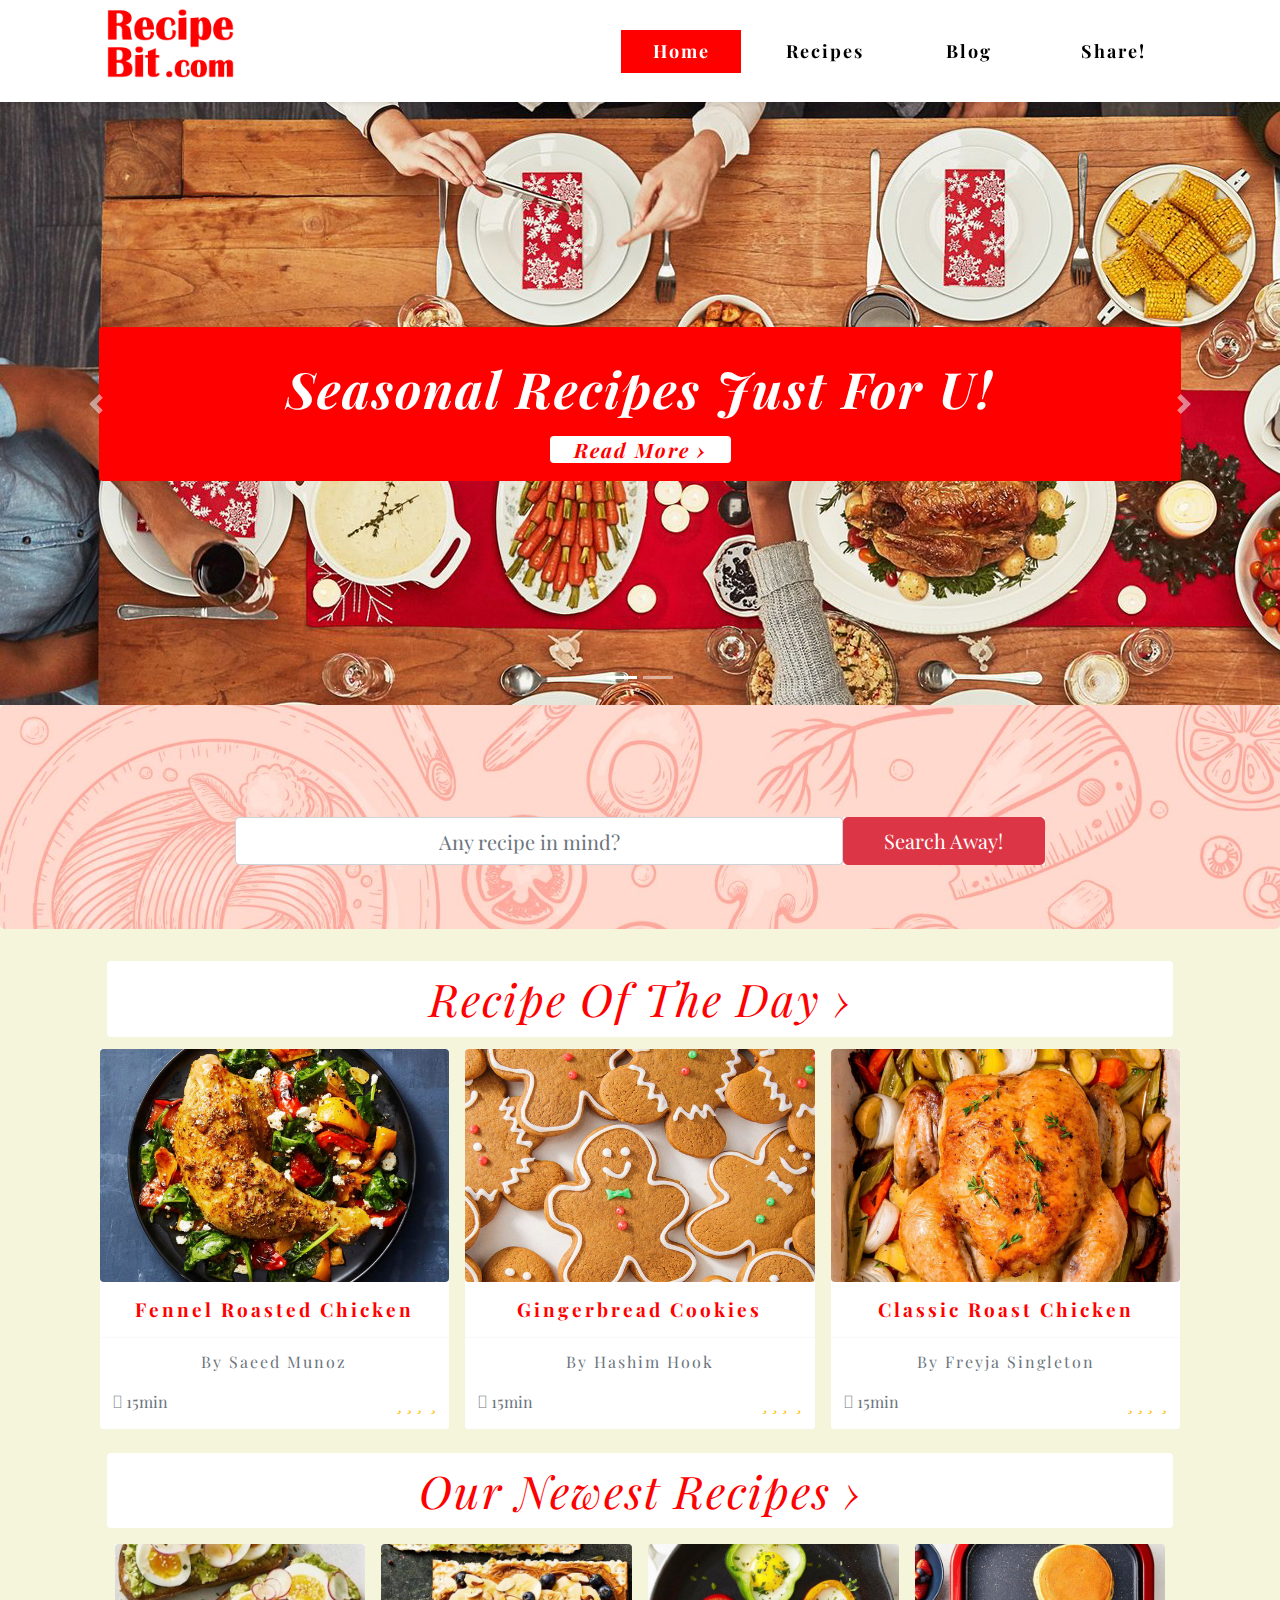
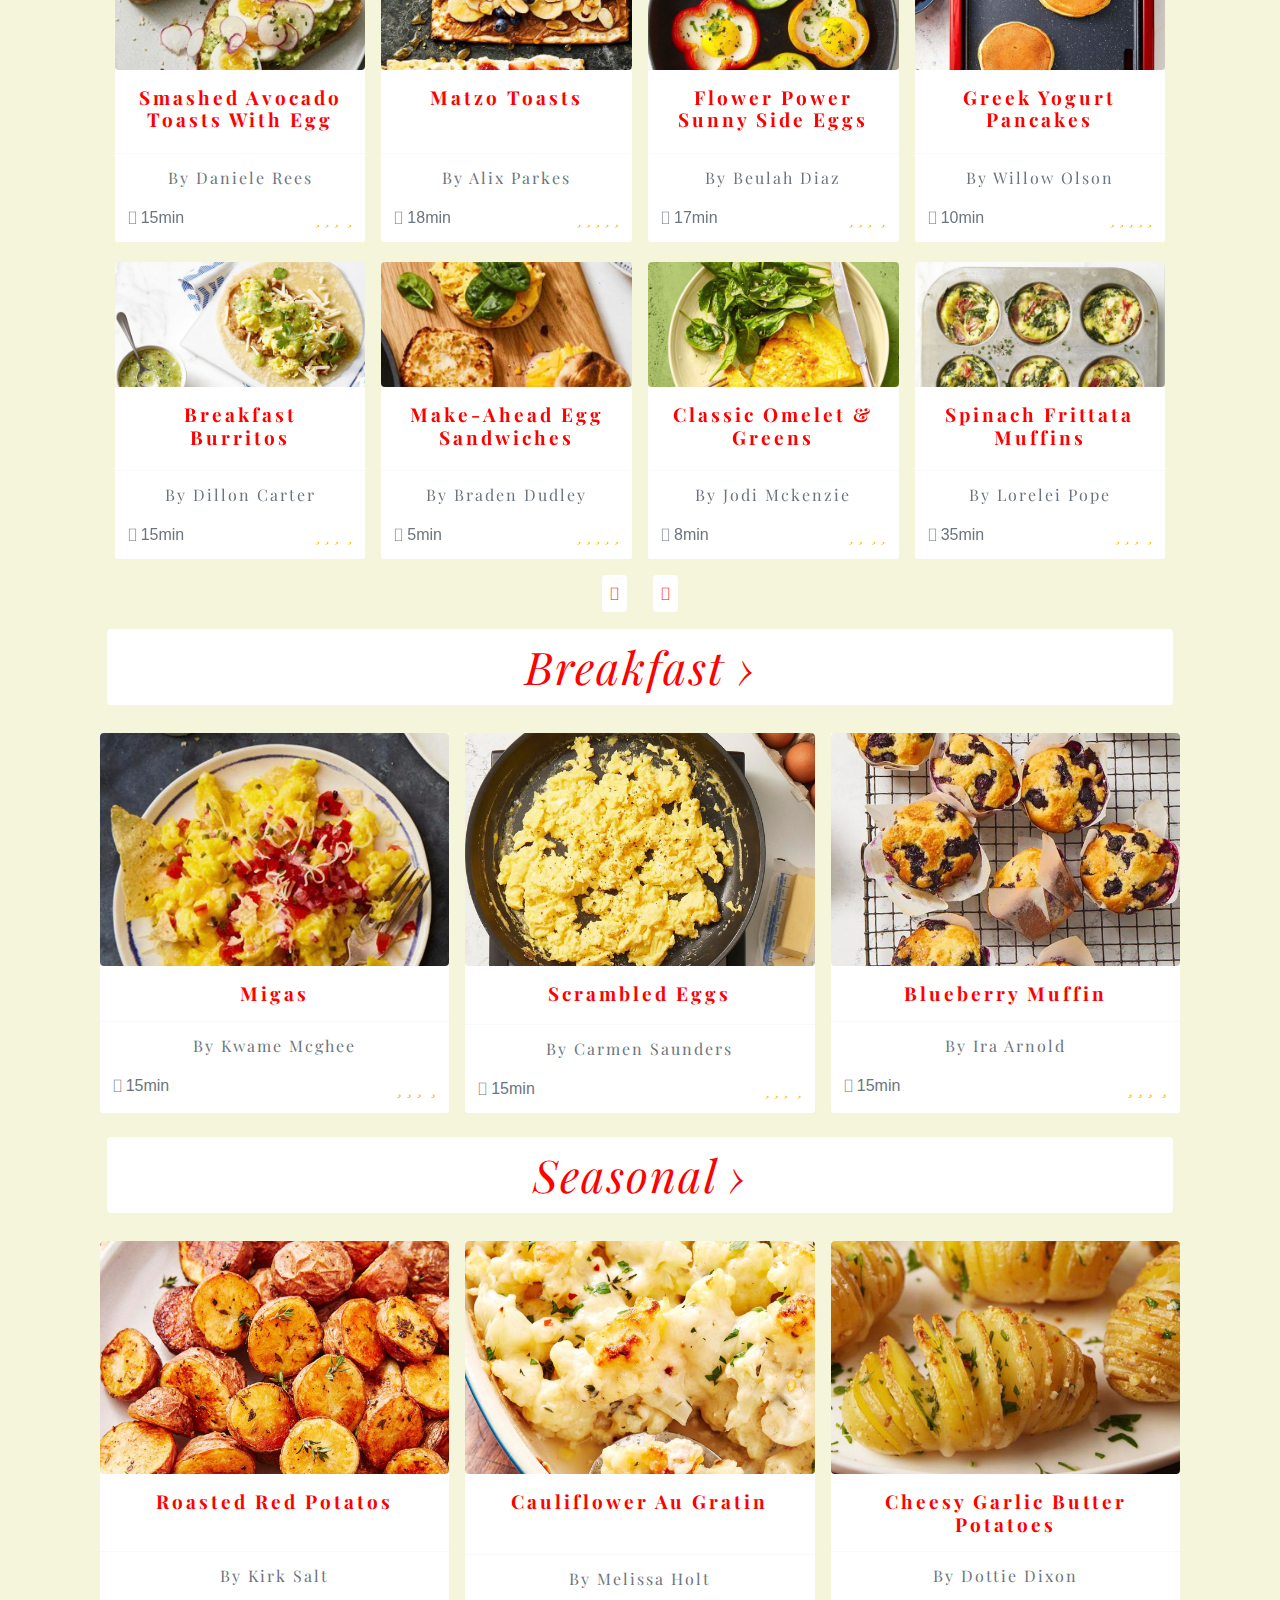
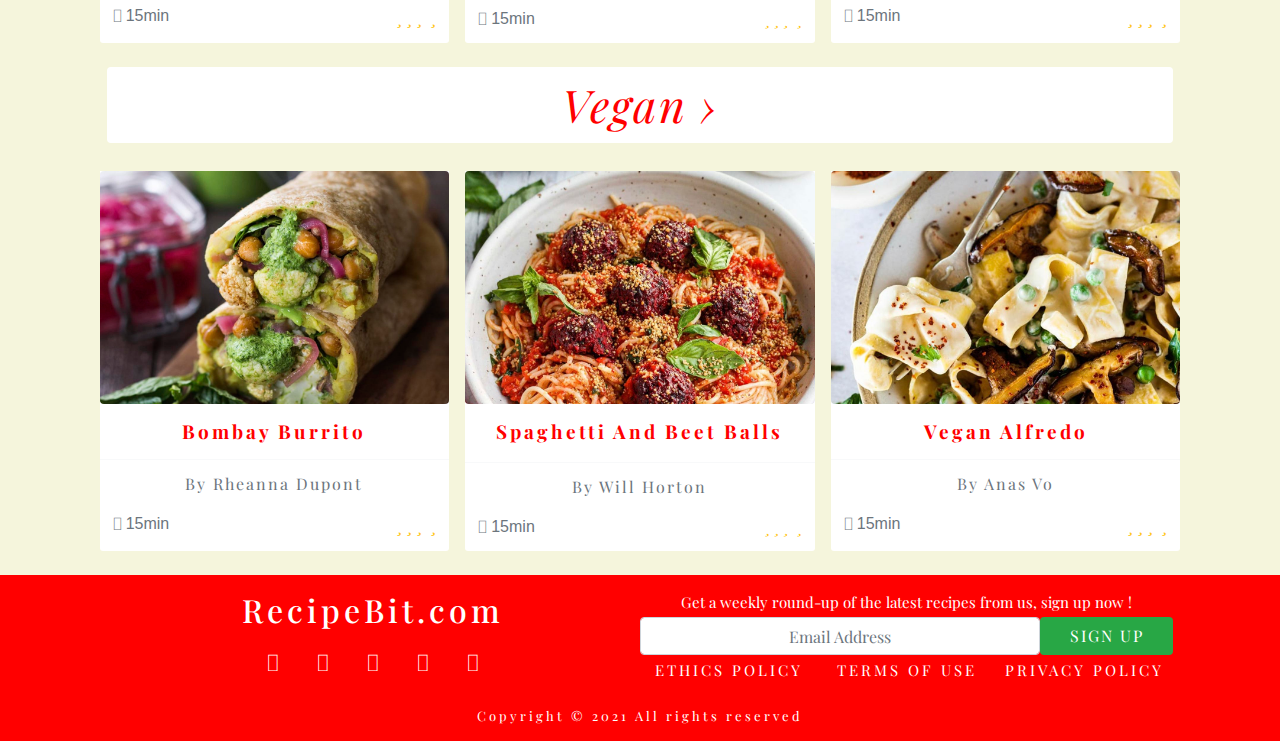
<file: index.html>
﻿<!DOCTYPE html>
<html lang="en">
<head>
    <title>Home</title>
    <meta charset="utf-8">
    <meta name="viewport" content="width=device-width, initial-scale=1">
    <link rel="stylesheet" href="css/style.css">
    <link rel="stylesheet" href="https://maxcdn.bootstrapcdn.com/bootstrap/4.5.2/css/bootstrap.min.css">
    <link rel="icon" type="image/x-icon" href="icon.png">
    <script src="https://ajax.googleapis.com/ajax/libs/jquery/3.3.1/jquery.min.js"></script>
    <script src="https://maxcdn.bootstrapcdn.com/bootstrap/4.0.0/js/bootstrap.min.js"></script>
    <link href="https://fonts.googleapis.com/css2?family=Playfair+Display:ital,wght@0,400;1,500&display=swap" rel="stylesheet">
    <link rel="stylesheet" href="https://cdnjs.cloudflare.com/ajax/libs/font-awesome/4.7.0/css/font-awesome.min.css">
    <link rel="stylesheet" href="https://pro.fontawesome.com/releases/v5.10.0/css/all.css" integrity="sha384-AYmEC3Yw5cVb3ZcuHtOA93w35dYTsvhLPVnYs9eStHfGJvOvKxVfELGroGkvsg+p" crossorigin="anonymous"/>

      <script>
$(function () {
  $('[data-toggle="tooltip"]').tooltip()
})
  </script>
    
</head>
<body style="background-color: #F5F5DC">
        <div class=" container-fluid text-center sticky-top bg-white shadow-sm" style=" padding:0px">
            
        <nav class="  col-10 mx-auto navbar navbar-expand-lg navbar-light px-0">
            <a href="index.html">
                <img src="img/5572497.png"  height="70" class="mb-3">
            </a>

            <button class="navbar-toggler" type="button" data-toggle="collapse" data-target="#collapsibleNavbar">
                <span class="navbar-toggler-icon"></span>
            </button>

            <div class="collapse navbar-collapse" id="collapsibleNavbar">
            <ul class="navbar-nav mr-0 align-items-center">

                <li class="nav-item">
                    <a class="nav-link fontstyle navactive" >Home</a>
                </li>
                <li class="nav-item dropdown">
                    <a class="my-1 nav-link fontstyle ml-lg-4 "  href="recipe.html" >Recipes</a>
                </li>
                <li class="nav-item" >
                    <a class="my-1 nav-link fontstyle ml-lg-4"  href="blog.html">Blog</a>
                </li>
                <li class="nav-item" >
                    <a class="my-1 nav-link fontstyle ml-lg-4"  href="form.html">Share!</a>
                </li>
            </ul>
            </div>
        </nav>
        </div>

    <div id="demo" class="carousel slide" data-ride="carousel">

    <ul class="carousel-indicators">
        <li data-target="#demo" data-slide-to="0" class="active"></li>
        <li data-target="#demo" data-slide-to="1"></li>
    </ul>

    <div class="carousel-inner">
         <div class="carousel-item c-item active" style="background-image: url(img/header1.jpg)">
            <div class="carousel-container c-container">
            <div class="container col-11 bg-danger1 text-center p-3 rounded">
            <h2 class="text-capitalize p-0 my-3">Seasonal recipes just for u!</h2>
            <a href="recipe%20-Seasonal.html" class="btn-get-started scrollto px-4 rounded link-unstyled text-decoration-none text-center ">Read More  &#8250;</a>
            </div>
            </div>
        </div>
        <div class="carousel-item c-item" style="background-image: url(img/test.jpg)">
            <div class="carousel-container c-container">
            <div class="container col-11 bg-danger1 text-center p-3 rounded">
            <h2>Welcome to RecipeBit .com</h2>
            </div>
            </div>
        </div>
    </div>

    <a class="carousel-control-prev" href="#demo" data-slide="prev">
    <span class="carousel-control-prev-icon"></span>
    </a>
    <a class="carousel-control-next" href="#demo" data-slide="next">
    <span class="carousel-control-next-icon"></span>
    </a>
    </div>
 
    <!--------------------------Search bar-------------------------->
    <div class="jumbotron" style="background: url(img/1973887.jpg); background-size: cover;">
         <div class="col-8 mx-auto mt-5 bg-transparent">
             <div class="row">
                <div class=" col-lg-9 col-md-8  px-0">
                    <input type="search" class="form-control rounded form-control-lg text-center" placeholder="Any recipe in mind?" aria-label=""/>
                </div>
                 <div class="col-lg-3 col-md-4 bg-white px-0">
                    <button type="button" class="btn btn-danger btn-block btn-lg ">Search Away!</button>
                </div>
                 </div>
             </div>
                 
        </div>
    </div>

    
    <div class="container-fluid col-10 text-center bg-white rounded py-1 mt-3 mx-auto heightlight-hover p-0">
        <div class="col-12 ">
        <a class="link-unstyled text-decoration-none heightlight-text text-red"  href="recipe of the day.html">Recipe Of The Day &#8250;</a>
        </div>
    </div>  

         <div class=" container-fluid col-10 mx-auto" style=" height: auto ; padding:0px" >
             <div class="row">
                <!--1------------------------------------------------------------------------------>
                
                <div class="col-xs-12 col-sm-12 col-md-4 col-lg-4 col-xl-4 card border-light m-0 p-2 border-0 mt-1 bg-transparent">
                    <a class="link-unstyled text-decoration-none bg-white stretched-link" href="recipe-SPAGHETTI%20BOLOGNESE.html">
                  <img class="card-img-top img-fluid rounded " src="img/fennel-roasted-chicken.jpg">
                  </a>
                  <div class="card-body text-center card-styling p-3 pb-auto bg-white">
                        <h4 class="card-title m-0 text-capitalize">fennel roasted chicken</h4>
                  </div>
                    <div class="card-footer border-light bg-white mt-auto ">
                    <div class=" text-center p-0">
                        <p class="card-styling text-muted text-capitalize">By Saeed Munoz</p>
                    </div>
                        <div class="row">
                        <div class="col-5 col-sm-5 col-md-5 col-lg-6 d-flex  justify-content-start pl-2  text-muted ">
                            <span><i class="fas fa-history"></i></span>
                            <span class="px-1 ">15min</span>
                        </div>
                        <div class="col-7 col-sm-7 col-md-7 col-lg-6 d-flex justify-content-end pr-2 text-warning r-star">
                            <span><i class="fas fa-star"></i></span>
                            <span><i class="fas fa-star pl-1"></i></span>
                            <span><i class="fas fa-star pl-1"></i></span>
                            <span><i class="fas fa-star-half-alt pl-1"></i></span>
                            <span><i class="far fa-star pl-1"></i></span>
                        </div>
                        </div>
                    </div>
                </div>
                <!--2------------------------------------------------------------------------------>
                
                <div class="col-xs-12 col-sm-12 col-md-4 col-lg-4 col-xl-4 card border-light m-0 p-2 border-0 mt-1 bg-transparent">
                    <a class="link-unstyled text-decoration-none bg-white stretched-link" href="recipe-SPAGHETTI%20BOLOGNESE.html">
                  <img class="card-img-top img-fluid rounded " src="img/gingerbread-cookies.jpg" >
                  </a>
                  <div class="card-body text-center card-styling p-3 pb-auto bg-white">
                        <h4 class="card-title m-0 text-capitalize">Gingerbread Cookies</h4>
                  </div>
                    <div class="card-footer border-light bg-white mt-auto ">
                    <div class=" text-center p-0">
                        <p class="card-styling text-muted text-capitalize">By Hashim Hook</p>
                    </div>
                        <div class="row">
                        <div class="col-5 col-sm-5 col-md-5 col-lg-6 d-flex  justify-content-start pl-2  text-muted ">
                            <span><i class="fas fa-history"></i></span>
                            <span class="px-1 ">15min</span>
                        </div>
                        <div class="col-7 col-sm-7 col-md-7 col-lg-6 d-flex justify-content-end pr-2 text-warning r-star">
                            <span><i class="fas fa-star"></i></span>
                            <span><i class="fas fa-star pl-1"></i></span>
                            <span><i class="fas fa-star pl-1"></i></span>
                            <span><i class="fas fa-star-half-alt pl-1"></i></span>
                            <span><i class="far fa-star pl-1"></i></span>
                        </div>
                        </div>
                    </div>
                </div>
                <!--3------------------------------------------------------------------------------>
                
                <div class="col-xs-12 col-sm-12 col-md-4 col-lg-4 col-xl-4 card border-light m-0 p-2 border-0 mt-1 bg-transparent">
                    <a class="link-unstyled text-decoration-none bg-white stretched-link" href="recipe-SPAGHETTI%20BOLOGNESE.html">
                  <img class="card-img-top img-fluid rounded " src="img/roast-chicken-vertical-1535657907.jpg" >
                  </a>
                  <div class="card-body text-center card-styling p-3 pb-auto bg-white">
                        <h4 class="card-title m-0 text-capitalize">Classic Roast Chicken</h4>
                  </div>
                    <div class="card-footer border-light bg-white mt-auto ">
                    <div class=" text-center p-0">
                        <p class="card-styling text-muted text-capitalize">By Freyja Singleton</p>
                    </div>
                        <div class="row">
                        <div class="col-5 col-sm-5 col-md-5 col-lg-6 d-flex  justify-content-start pl-2  text-muted ">
                            <span><i class="fas fa-history"></i></span>
                            <span class="px-1 ">15min</span>
                        </div>
                        <div class="col-7 col-sm-7 col-md-7 col-lg-6 d-flex justify-content-end pr-2 text-warning  r-star">
                            <span><i class="fas fa-star"></i></span>
                            <span><i class="fas fa-star pl-1"></i></span>
                            <span><i class="fas fa-star pl-1"></i></span>
                            <span><i class="fas fa-star-half-alt pl-1"></i></span>
                            <span><i class="far fa-star pl-1"></i></span>
                        </div>
                        </div>
                    </div>
                </div>
                
            </div>
         </div>
<!--------------------------------------------------------------------------------->


    <div class="container-fluid col-10 text-center bg-white rounded py-1 mt-3 mx-auto heightlight-hover p-0">
        <div class="col-12 ">
        <a class="link-unstyled text-decoration-none heightlight-text text-red"  href="recipe.html">Our Newest Recipes &#8250;</a>
        </div>
    </div>  

         <div class=" container-fluid card-deck col-10 mx-auto p-0" >
<div id="multi-item-example" class="carousel slide carousel-multi-item" data-ride="carousel" data-interval="false">




  <div class="carousel-inner" role="listbox">
    <div class="carousel-item container-fluid active mt-1">
        <div class="row">
                <!--1------------------------------------------------------------------------------>
                
                <div class="col-xs-12 col-sm-12 col-md-6 col-lg-6 col-xl-3 card border-light m-0 p-2 border-0 mt-1 bg-transparent">
                    <a class="link-unstyled text-decoration-none bg-white stretched-link" href="recipe-SPAGHETTI%20BOLOGNESE.html">
                  <img class="card-img-top img-fluid rounded" src="img/smashed-avocado-toasts-with-egg.jpg" >
                  </a>
                  <div class="card-body text-center card-styling p-3 pb-auto bg-white card-warpper">
                        <h4 class="card-title m-0 text-capitalize ">smashed avocado toasts with egg</h4>
                  </div>
                    <div class="card-footer border-light bg-white mt-auto ">
                    <div class=" text-center p-0">
                        <p class="card-styling text-muted text-capitalize d-none d-sm-block">By Daniele Rees</p>
                    </div>
                        <div class="row">
                        <div class="col-5 col-sm-5 col-md-5 col-lg-6 d-flex  justify-content-start pl-2  text-muted">
                            <span><i class="fas fa-history"></i></span>
                            <span class="px-1 " style="font-family: arial">15min</span>
                        </div>
                        <div class="col-7 col-sm-7 col-md-7 col-lg-6 d-flex justify-content-end pr-2 text-warning">
                            <span><i class="fas fa-star"></i></span>
                            <span><i class="fas fa-star pl-1"></i></span>
                            <span><i class="fas fa-star pl-1"></i></span>
                            <span><i class="fas fa-star-half-alt pl-1"></i></span>
                            <span><i class="far fa-star pl-1"></i></span>
                        </div>
                        </div>
                    </div>
                </div>
                
                <!--2------------------------------------------------------------------------------>
                
                <div class="col-xs-12 col-sm-12 col-md-6 col-lg-4 col-xl-3  card  border-light m-0 p-2 border-0 mt-1 bg-transparent ">
                    <a class="link-unstyled text-decoration-none bg-white stretched-link" href="recipe-SPAGHETTI%20BOLOGNESE.html">
                  <img class="card-img-top img-fluid rounded " src="img/matzo-toasts.jpg" >
                  </a>
                  <div class="card-body text-center card-styling p-3 pb-auto bg-white card-warpper">
                        <h4 class="card-title m-0 text-capitalize">matzo toasts</h4>
                  </div>
                    <div class="card-footer border-light bg-white mt-auto ">
                    <div class=" text-center p-0">
                        <p class="card-styling text-muted text-capitalize d-none d-sm-block">By Alix Parkes</p>
                    </div>
                        <div class="row">
                        <div class="col-5 col-sm-5 col-md-5 col-lg-6 d-flex  justify-content-start pl-2  text-muted">
                            <span><i class="fas fa-history"></i></span>
                            <span class="px-1 " style="font-family: arial">18min</span>
                        </div>
                        <div class="col-7 col-sm-7 col-md-7 col-lg-6 d-flex justify-content-end pr-2 text-warning">
                            <span><i class="fas fa-star pl-1"></i></span>
                            <span><i class="fas fa-star pl-1"></i></span>
                            <span><i class="fas fa-star pl-1"></i></span>
                            <span><i class="fas fa-star pl-1"></i></span>
                            <span><i class="fas fa-star pl-1"></i></span>
                        </div>
                        </div>
                    </div>
                </div>
                
                <!--3------------------------------------------------------------------------------>
                
                <div class="col-xs-12 col-sm-12 col-md-6 col-lg-4 col-xl-3  card  border-light m-0 p-2 border-0 mt-1 bg-transparent d-none d-lg-block">
                    <a class="link-unstyled text-decoration-none bg-white stretched-link" href="recipe-SPAGHETTI%20BOLOGNESE.html">
                  <img class="card-img-top img-fluid rounded " src="img/flower-power-sunny-side-eggs.jpg" >
                  </a>
                  <div class="card-body text-center card-styling p-3 pb-auto bg-white card-warpper">
                        <h4 class="card-title m-0 text-capitalize">flower power sunny side eggs</h4>
                  </div>
                    <div class="card-footer border-light bg-white mt-auto ">
                    <div class=" text-center p-0">
                        <p class="card-styling text-muted text-capitalize d-none d-sm-block">By Beulah Diaz</p>
                    </div>
                        <div class="row">
                        <div class="col-5 col-sm-5 col-md-5 col-lg-6 d-flex  justify-content-start pl-2  text-muted">
                            <span><i class="fas fa-history"></i></span>
                            <span class="px-1 " style="font-family: arial">17min</span>
                        </div>
                        <div class="col-7 col-sm-7 col-md-7 col-lg-6 d-flex justify-content-end pr-2 text-warning">
                            <span><i class="fas fa-star"></i></span>
                            <span><i class="fas fa-star pl-1"></i></span>
                            <span><i class="fas fa-star pl-1"></i></span>
                            <span><i class="fas fa-star-half-alt pl-1"></i></span>
                            <span><i class="far fa-star pl-1"></i></span>
                        </div>
                        </div>
                    </div>
                </div>
                
                <!--4------------------------------------------------------------------------------>
                
                <div class="col-xs-12 col-sm-12 col-md-6 col-lg-4 col-xl-3  card  border-light m-0 p-2 border-0 mt-1 bg-transparent d-none d-xl-block ">
                    <a class="link-unstyled text-decoration-none bg-white stretched-link" href="recipe-SPAGHETTI%20BOLOGNESE.html">
                  <img class="card-img-top img-fluid rounded " src="img/greek-yogurt-pancakes.jpg" >
                  </a>
                    <div class="card-body text-center card-styling p-3 pb-auto bg-white card-warpper">
                        <h4 class="card-title m-0 text-capitalize">greek yogurt pancakes</h4>
                  </div>
                    <div class="card-footer border-light bg-white ">
                    <div class=" text-center p-0">
                        <p class="card-styling text-muted text-capitalize d-none d-sm-block">By Willow Olson</p>
                    </div>
                        <div class="row">
                        <div class="col-5 col-sm-5 col-md-5 col-lg-6 d-flex  justify-content-start pl-2  text-muted">
                            <span><i class="fas fa-history"></i></span>
                            <span class="px-1 " style="font-family: arial">10min</span>
                        </div>
                        <div class="col-7 col-sm-7 col-md-7 col-lg-6 d-flex justify-content-end pr-2 text-warning">
                            <span><i class="fas fa-star"></i></span>
                            <span><i class="fas fa-star pl-1"></i></span>
                            <span><i class="fas fa-star pl-1"></i></span>
                            <span><i class="far fa-star pl-1"></i></span>
                            <span><i class="far fa-star pl-1"></i></span>
                        </div>
                        </div>
                    </div>
                </div>
                
                <!-------------------------------------------------------------------------------->
         </div>
        
        <div class="row">
                <!--5------------------------------------------------------------------------------>
                
                <div class="col-xs-12 col-sm-12 col-md-6 col-lg-4 col-xl-3 card border-light m-0 p-2 border-0 mt-1 bg-transparent d-none d-md-block">
                    <a class="link-unstyled text-decoration-none bg-white stretched-link" href="recipe-SPAGHETTI%20BOLOGNESE.html">
                  <img class="card-img-top img-fluid rounded" src="img/breakfast-burritos.jpg" >
                  </a>
                  <div class="card-body text-center card-styling p-3 pb-auto bg-white card-warpper">
                        <h4 class="card-title m-0 text-capitalize">breakfast burritos</h4>
                  </div>
                    <div class="card-footer border-light bg-white mt-auto ">
                    <div class=" text-center p-0">
                        <p class="card-styling text-muted text-capitalize d-none d-sm-block">By Dillon Carter</p>
                    </div>
                        <div class="row">
                        <div class="col-5 col-sm-5 col-md-5 col-lg-6 d-flex  justify-content-start pl-2  text-muted">
                            <span><i class="fas fa-history"></i></span>
                            <span class="px-1 " style="font-family: arial">15min</span>
                        </div>
                        <div class="col-7 col-sm-7 col-md-7 col-lg-6 d-flex justify-content-end pr-2 text-warning">
                            <span><i class="fas fa-star"></i></span>
                            <span><i class="fas fa-star pl-1"></i></span>
                            <span><i class="fas fa-star pl-1"></i></span>
                            <span><i class="fas fa-star-half-alt pl-1"></i></span>
                            <span><i class="far fa-star pl-1"></i></span>
                        </div>
                        </div>
                    </div>
                </div>
                
                <!--6------------------------------------------------------------------------------>
                
                <div class="col-xs-12 col-sm-12 col-md-6 col-lg-4 col-xl-3  card  border-light m-0 p-2 border-0 mt-1 bg-transparent d-none d-md-block ">
                    <a class="link-unstyled text-decoration-none bg-white stretched-link" href="recipe-SPAGHETTI%20BOLOGNESE.html">
                  <img class="card-img-top img-fluid rounded " src="img/quick-breakfasts-make-ahead-sandwiches.jpg" >
                  </a>
                  <div class="card-body text-center card-styling p-3 pb-auto bg-white card-warpper">
                        <h4 class="card-title m-0 text-capitalize">Make-Ahead Egg Sandwiches</h4>
                  </div>
                    <div class="card-footer border-light bg-white mt-auto ">
                    <div class=" text-center p-0">
                        <p class="card-styling text-muted text-capitalize d-none d-sm-block">By Braden Dudley</p>
                    </div>
                        <div class="row">
                        <div class="col-5 col-sm-5 col-md-5 col-lg-6 d-flex  justify-content-start pl-2  text-muted">
                            <span><i class="fas fa-history"></i></span>
                            <span class="px-1 " style="font-family: arial">5min</span>
                        </div>
                        <div class="col-7 col-sm-7 col-md-7 col-lg-6 d-flex justify-content-end pr-2 text-warning">
                            <span><i class="fas fa-star"></i></span>
                            <span><i class="fas fa-star pl-1"></i></span>
                            <span><i class="fas fa-star pl-1"></i></span>
                            <span><i class="far fa-star pl-1"></i></span>
                            <span><i class="far fa-star pl-1"></i></span>
                        </div>
                        </div>
                    </div>
                </div>
                
                <!--7------------------------------------------------------------------------------>
                
                <div class="col-xs-12 col-sm-12 col-md-6 col-lg-4 col-xl-3  card  border-light m-0 p-2 border-0 mt-1 bg-transparent d-none d-lg-block">
                    <a class="link-unstyled text-decoration-none bg-white stretched-link" href="recipe-SPAGHETTI%20BOLOGNESE.html">
                  <img class="card-img-top img-fluid rounded " src="img/classic-omelet-and-greens.jpg" >
                  </a>
                  <div class="card-body text-center card-styling p-3 pb-auto bg-white card-warpper">
                        <h4 class="card-title m-0 text-capitalize">classic omelet & greens</h4>
                  </div>
                    <div class="card-footer border-light bg-white mt-auto ">
                    <div class=" text-center p-0">
                        <p class="card-styling text-muted text-capitalize d-none d-sm-block">By Jodi Mckenzie</p>
                    </div>
                        <div class="row">
                        <div class="col-5 col-sm-5 col-md-5 col-lg-6 d-flex  justify-content-start pl-2  text-muted">
                            <span><i class="fas fa-history"></i></span>
                            <span class="px-1 " style="font-family: arial">8min</span>
                        </div>
                        <div class="col-7 col-sm-7 col-md-7 col-lg-6 d-flex justify-content-end pr-2 text-warning">
                            <span><i class="fas fa-star"></i></span>
                            <span><i class="fas fa-star pl-1"></i></span>
                            <span><i class="fas fa-star-half-alt pl-1"></i></span>
                            <span><i class="far fa-star pl-1"></i></span>
                            <span><i class="far fa-star pl-1"></i></span>
                        </div>
                        </div>
                    </div>  
                </div>
                
                <!--8------------------------------------------------------------------------------>
                
                <div class="col-xs-12 col-sm-12 col-md-6 col-lg-4 col-xl-3  card  border-light m-0 p-2 border-0 mt-1 bg-transparent d-none d-xl-block">
                    <a class="link-unstyled text-decoration-none bg-white stretched-link" href="recipe-SPAGHETTI%20BOLOGNESE.html">
                  <img class="card-img-top img-fluid rounded " src="img/spinach-frittata-muffins.jpg" >
                  </a>
                  <div class="card-body text-center card-styling p-3 pb-auto bg-white card-warpper">
                        <h4 class="card-title m-0 text-capitalize">spinach frittata muffins</h4>
                  </div>
                    <div class="card-footer border-light bg-white mt-auto ">
                    <div class=" text-center p-0">
                        <p class="card-styling text-muted text-capitalize d-none d-sm-block">By Lorelei Pope</p>
                    </div>
                        <div class="row">
                        <div class="col-5 col-sm-5 col-md-5 col-lg-6 d-flex  justify-content-start pl-2  text-muted">
                            <span><i class="fas fa-history"></i></span>
                            <span class="px-1 " style="font-family: arial">35min</span>
                        </div>
                        <div class="col-7 col-sm-7 col-md-7 col-lg-6 d-flex justify-content-end pr-2 text-warning">
                            <span><i class="fas fa-star"></i></span>
                            <span><i class="fas fa-star pl-1"></i></span>
                            <span><i class="fas fa-star pl-1"></i></span>
                            <span><i class="fas fa-star-half-alt pl-1"></i></span>
                            <span><i class="far fa-star pl-1"></i></span>
                        </div>
                        </div>
                    </div>
                </div>
                
                <!-------------------------------------------------------------------------------->
         </div>
        </div >
          <div class="carousel-item container-fluid mt-1">
           <div class="row">
                <!--5------------------------------------------------------------------------------>
                
                <div class="col-xs-12 col-sm-12 col-md-6 col-lg-4 col-xl-3 card border-light m-0 p-2 border-0 mt-1 bg-transparent d-none d-md-block">
                    <a class="link-unstyled text-decoration-none bg-white stretched-link" href="recipe-SPAGHETTI%20BOLOGNESE.html">
                  <img class="card-img-top img-fluid rounded" src="img/breakfast-burritos.jpg" >
                  </a>
                  <div class="card-body text-center card-styling p-3 pb-auto bg-white card-warpper">
                        <h4 class="card-title m-0 text-capitalize">breakfast burritos</h4>
                  </div>
                    <div class="card-footer border-light bg-white mt-auto ">
                    <div class=" text-center p-0">
                        <p class="card-styling text-muted text-capitalize d-none d-sm-block">By Dillon Carter</p>
                    </div>
                        <div class="row">
                        <div class="col-5 col-sm-5 col-md-5 col-lg-6 d-flex  justify-content-start pl-2  text-muted">
                            <span><i class="fas fa-history"></i></span>
                            <span class="px-1 " style="font-family: arial">15min</span>
                        </div>
                        <div class="col-7 col-sm-7 col-md-7 col-lg-6 d-flex justify-content-end pr-2 text-warning">
                            <span><i class="fas fa-star"></i></span>
                            <span><i class="fas fa-star pl-1"></i></span>
                            <span><i class="fas fa-star pl-1"></i></span>
                            <span><i class="fas fa-star-half-alt pl-1"></i></span>
                            <span><i class="far fa-star pl-1"></i></span>
                        </div>
                        </div>
                    </div>
                </div>
                
                <!--6------------------------------------------------------------------------------>
                
                <div class="col-xs-12 col-sm-12 col-md-6 col-lg-4 col-xl-3  card  border-light m-0 p-2 border-0 mt-1 bg-transparent d-none d-md-block ">
                    <a class="link-unstyled text-decoration-none bg-white stretched-link" href="recipe-SPAGHETTI%20BOLOGNESE.html">
                  <img class="card-img-top img-fluid rounded " src="img/quick-breakfasts-make-ahead-sandwiches.jpg" >
                  </a>
                  <div class="card-body text-center card-styling p-3 pb-auto bg-white card-warpper">
                        <h4 class="card-title m-0 text-capitalize">Make-Ahead Egg Sandwiches</h4>
                  </div>
                    <div class="card-footer border-light bg-white mt-auto ">
                    <div class=" text-center p-0">
                        <p class="card-styling text-muted text-capitalize d-none d-sm-block">By Braden Dudley</p>
                    </div>
                        <div class="row">
                        <div class="col-5 col-sm-5 col-md-5 col-lg-6 d-flex  justify-content-start pl-2  text-muted">
                            <span><i class="fas fa-history"></i></span>
                            <span class="px-1 " style="font-family: arial">5min</span>
                        </div>
                        <div class="col-7 col-sm-7 col-md-7 col-lg-6 d-flex justify-content-end pr-2 text-warning">
                            <span><i class="fas fa-star"></i></span>
                            <span><i class="fas fa-star pl-1"></i></span>
                            <span><i class="fas fa-star pl-1"></i></span>
                            <span><i class="far fa-star pl-1"></i></span>
                            <span><i class="far fa-star pl-1"></i></span>
                        </div>
                        </div>
                    </div>
                </div>
                
                <!--7------------------------------------------------------------------------------>
                
                <div class="col-xs-12 col-sm-12 col-md-6 col-lg-4 col-xl-3  card  border-light m-0 p-2 border-0 mt-1 bg-transparent d-none d-lg-block">
                    <a class="link-unstyled text-decoration-none bg-white stretched-link" href="recipe-SPAGHETTI%20BOLOGNESE.html">
                  <img class="card-img-top img-fluid rounded " src="img/classic-omelet-and-greens.jpg" >
                  </a>
                  <div class="card-body text-center card-styling p-3 pb-auto bg-white card-warpper">
                        <h4 class="card-title m-0 text-capitalize">classic omelet & greens</h4>
                  </div>
                    <div class="card-footer border-light bg-white mt-auto ">
                    <div class=" text-center p-0">
                        <p class="card-styling text-muted text-capitalize d-none d-sm-block">By Jodi Mckenzie</p>
                    </div>
                        <div class="row">
                        <div class="col-5 col-sm-5 col-md-5 col-lg-6 d-flex  justify-content-start pl-2  text-muted">
                            <span><i class="fas fa-history"></i></span>
                            <span class="px-1 " style="font-family: arial">8min</span>
                        </div>
                        <div class="col-7 col-sm-7 col-md-7 col-lg-6 d-flex justify-content-end pr-2 text-warning">
                            <span><i class="fas fa-star"></i></span>
                            <span><i class="fas fa-star pl-1"></i></span>
                            <span><i class="fas fa-star-half-alt pl-1"></i></span>
                            <span><i class="far fa-star pl-1"></i></span>
                            <span><i class="far fa-star pl-1"></i></span>
                        </div>
                        </div>
                    </div>  
                </div>
                
                <!--8------------------------------------------------------------------------------>
                
                <div class="col-xs-12 col-sm-12 col-md-6 col-lg-4 col-xl-3  card  border-light m-0 p-2 border-0 mt-1 bg-transparent d-none d-xl-block">
                    <a class="link-unstyled text-decoration-none bg-white stretched-link" href="recipe-SPAGHETTI%20BOLOGNESE.html">
                  <img class="card-img-top img-fluid rounded " src="img/spinach-frittata-muffins.jpg" >
                  </a>
                  <div class="card-body text-center card-styling p-3 pb-auto bg-white card-warpper">
                        <h4 class="card-title m-0 text-capitalize">spinach frittata muffins</h4>
                  </div>
                    <div class="card-footer border-light bg-white mt-auto ">
                    <div class=" text-center p-0">
                        <p class="card-styling text-muted text-capitalize d-none d-sm-block">By Lorelei Pope</p>
                    </div>
                        <div class="row">
                        <div class="col-5 col-sm-5 col-md-5 col-lg-6 d-flex  justify-content-start pl-2  text-muted">
                            <span><i class="fas fa-history"></i></span>
                            <span class="px-1 " style="font-family: arial">35min</span>
                        </div>
                        <div class="col-7 col-sm-7 col-md-7 col-lg-6 d-flex justify-content-end pr-2 text-warning">
                            <span><i class="fas fa-star"></i></span>
                            <span><i class="fas fa-star pl-1"></i></span>
                            <span><i class="fas fa-star pl-1"></i></span>
                            <span><i class="fas fa-star-half-alt pl-1"></i></span>
                            <span><i class="far fa-star pl-1"></i></span>
                        </div>
                        </div>
                    </div>
                </div>
                <!-------------------------------------------------------------------------------->
          </div>
        <div class="row">
                <!--1------------------------------------------------------------------------------>
                
                <div class="col-xs-12 col-sm-12 col-md-6 col-lg-6 col-xl-3 card border-light m-0 p-2 border-0 mt-1 bg-transparent">
                    <a class="link-unstyled text-decoration-none bg-white stretched-link" href="recipe-SPAGHETTI%20BOLOGNESE.html">
                  <img class="card-img-top img-fluid rounded" src="img/smashed-avocado-toasts-with-egg.jpg" >
                  </a>
                  <div class="card-body text-center card-styling p-3 pb-auto bg-white card-warpper">
                        <h4 class="card-title m-0 text-capitalize ">smashed avocado toasts with egg</h4>
                  </div>
                    <div class="card-footer border-light bg-white mt-auto ">
                    <div class=" text-center p-0">
                        <p class="card-styling text-muted text-capitalize d-none d-sm-block">By Dillon Solis</p>
                    </div>
                        <div class="row">
                        <div class="col-5 col-sm-5 col-md-5 col-lg-6 d-flex  justify-content-start pl-2  text-muted">
                            <span><i class="fas fa-history"></i></span>
                            <span class="px-1 " style="font-family: arial">15min</span>
                        </div>
                        <div class="col-7 col-sm-7 col-md-7 col-lg-6 d-flex justify-content-end pr-2 text-warning">
                            <span><i class="fas fa-star"></i></span>
                            <span><i class="fas fa-star pl-1"></i></span>
                            <span><i class="fas fa-star pl-1"></i></span>
                            <span><i class="fas fa-star-half-alt pl-1"></i></span>
                            <span><i class="far fa-star pl-1"></i></span>
                        </div>
                        </div>
                    </div>
                </div>
                
                <!--2------------------------------------------------------------------------------>
                
                <div class="col-xs-12 col-sm-12 col-md-6 col-lg-4 col-xl-3  card  border-light m-0 p-2 border-0 mt-1 bg-transparent ">
                    <a class="link-unstyled text-decoration-none bg-white stretched-link" href="recipe-SPAGHETTI%20BOLOGNESE.html">
                  <img class="card-img-top img-fluid rounded " src="img/matzo-toasts.jpg" >
                  </a>
                  <div class="card-body text-center card-styling p-3 pb-auto bg-white card-warpper">
                        <h4 class="card-title m-0 text-capitalize">matzo toasts</h4>
                  </div>
                    <div class="card-footer border-light bg-white mt-auto ">
                    <div class=" text-center p-0">
                        <p class="card-styling text-muted text-capitalize d-none d-sm-block">By Alix Parkes</p>
                    </div>
                        <div class="row">
                        <div class="col-5 col-sm-5 col-md-5 col-lg-6 d-flex  justify-content-start pl-2  text-muted">
                            <span><i class="fas fa-history"></i></span>
                            <span class="px-1 " style="font-family: arial">18min</span>
                        </div>
                        <div class="col-7 col-sm-7 col-md-7 col-lg-6 d-flex justify-content-end pr-2 text-warning">
                            <span><i class="fas fa-star pl-1"></i></span>
                            <span><i class="fas fa-star pl-1"></i></span>
                            <span><i class="fas fa-star pl-1"></i></span>
                            <span><i class="fas fa-star pl-1"></i></span>
                            <span><i class="fas fa-star pl-1"></i></span>
                        </div>
                        </div>
                    </div>
                </div>
                
                <!--3------------------------------------------------------------------------------>
                
                <div class="col-xs-12 col-sm-12 col-md-6 col-lg-4 col-xl-3  card  border-light m-0 p-2 border-0 mt-1 bg-transparent d-none d-lg-block">
                    <a class="link-unstyled text-decoration-none bg-white stretched-link" href="recipe-SPAGHETTI%20BOLOGNESE.html">
                  <img class="card-img-top img-fluid rounded " src="img/flower-power-sunny-side-eggs.jpg" >
                  </a>
                  <div class="card-body text-center card-styling p-3 pb-auto bg-white card-warpper">
                        <h4 class="card-title m-0 text-capitalize">flower power sunny side eggs</h4>
                  </div>
                    <div class="card-footer border-light bg-white mt-auto ">
                    <div class=" text-center p-0">
                        <p class="card-styling text-muted text-capitalize d-none d-sm-block">By Beulah Diaz</p>
                    </div>
                        <div class="row">
                        <div class="col-5 col-sm-5 col-md-5 col-lg-6 d-flex  justify-content-start pl-2  text-muted">
                            <span><i class="fas fa-history"></i></span>
                            <span class="px-1 " style="font-family: arial">17min</span>
                        </div>
                        <div class="col-7 col-sm-7 col-md-7 col-lg-6 d-flex justify-content-end pr-2 text-warning">
                            <span><i class="fas fa-star"></i></span>
                            <span><i class="fas fa-star pl-1"></i></span>
                            <span><i class="fas fa-star pl-1"></i></span>
                            <span><i class="fas fa-star-half-alt pl-1"></i></span>
                            <span><i class="far fa-star pl-1"></i></span>
                        </div>
                        </div>
                    </div>
                </div>
                
                <!--4------------------------------------------------------------------------------>
                
                <div class="col-xs-12 col-sm-12 col-md-6 col-lg-4 col-xl-3  card  border-light m-0 p-2 border-0 mt-1 bg-transparent d-none d-xl-block ">
                    <a class="link-unstyled text-decoration-none bg-white stretched-link" href="recipe-SPAGHETTI%20BOLOGNESE.html">
                  <img class="card-img-top img-fluid rounded " src="img/greek-yogurt-pancakes.jpg" >
                  </a>
                    <div class="card-body text-center card-styling p-3 pb-auto bg-white card-warpper">
                        <h4 class="card-title m-0 text-capitalize">greek yogurt pancakes</h4>
                  </div>
                    <div class="card-footer border-light bg-white ">
                    <div class=" text-center p-0">
                        <p class="card-styling text-muted text-capitalize d-none d-sm-block">By Willow Olson</p>
                    </div>
                        <div class="row">
                        <div class="col-5 col-sm-5 col-md-5 col-lg-6 d-flex  justify-content-start pl-2  text-muted">
                            <span><i class="fas fa-history"></i></span>
                            <span class="px-1 " style="font-family: arial">10min</span>
                        </div>
                        <div class="col-7 col-sm-7 col-md-7 col-lg-6 d-flex justify-content-end pr-2 text-warning">
                            <span><i class="fas fa-star"></i></span>
                            <span><i class="fas fa-star pl-1"></i></span>
                            <span><i class="fas fa-star pl-1"></i></span>
                            <span><i class="far fa-star pl-1"></i></span>
                            <span><i class="far fa-star pl-1"></i></span>
                        </div>
                        </div>
                    </div>
                </div>
                
                <!-------------------------------------------------------------------------------->
         </div>
         </div>
        
        
        
    </div>
        <!--Controls-->
      <div class="controls d-flex justify-content-center mt-2">
    <a class="btn control-styling" onclick="this.blur();" href="#multi-item-example" data-slide="prev"><i class="btn-style p-2 rounded fas fa-chevron-left"></i></a>
    <a class="btn control-styling" onclick="this.blur();" href="#multi-item-example" data-slide="next"><i class="btn-style p-2 rounded fas fa-chevron-right"></i></a>
  </div>
</div>
         </div>

<!------------------------------------------------------------------------------------------------------------->      
    <div class="container-fluid col-10 text-center bg-white rounded py-1 mt-3 mx-auto heightlight-hover p-0">
        <div class="col-12 ">
        <a class="link-unstyled text-decoration-none heightlight-text text-red"  href="recipe-breakfast-page1.html">Breakfast &#8250;</a>
        </div>
    </div>   
<div class=" container-fluid col-10 mx-auto p-0 my-3" >
             <div class="row">
                <!--1------------------------------------------------------------------------------>
                
                <div class="col-xs-12 col-sm-12 col-md-4 col-lg-4 col-xl-4 card border-light m-0 p-2 border-0 mt-1 bg-transparent">
                    <a class="link-unstyled text-decoration-none bg-white stretched-link" href="recipe-SPAGHETTI%20BOLOGNESE.html">
                  <img class="card-img-top img-fluid rounded " src="img/migas.jpg" >
                  </a>
                  <div class="card-body text-center card-styling p-3 pb-auto bg-white">
                        <h4 class="card-title m-0 text-capitalize">migas</h4>
                  </div>
                    <div class="card-footer border-light bg-white mt-auto ">
                    <div class=" text-center p-0">
                        <p class="card-styling text-muted text-capitalize">By Kwame Mcghee</p>
                    </div>
                        <div class="row">
                        <div class="col-5 col-sm-5 col-md-5 col-lg-6 d-flex  justify-content-start pl-2  text-muted ">
                            <span><i class="fas fa-history"></i></span>
                            <span class="px-1 " style="font-family: arial">15min</span>
                        </div>
                        <div class="col-7 col-sm-7 col-md-7 col-lg-6 d-flex justify-content-end pr-2 text-warning r-star">
                            <span><i class="fas fa-star"></i></span>
                            <span><i class="fas fa-star pl-1"></i></span>
                            <span><i class="fas fa-star pl-1"></i></span>
                            <span><i class="fas fa-star-half-alt pl-1"></i></span>
                            <span><i class="far fa-star pl-1"></i></span>
                        </div>
                        </div>
                    </div>
                </div>
                <!--2------------------------------------------------------------------------------>
                
                <div class="col-xs-12 col-sm-12 col-md-4 col-lg-4 col-xl-4 card border-light m-0 p-2 border-0 mt-1 bg-transparent">
                    <a class="link-unstyled text-decoration-none bg-white stretched-link" href="recipe-SPAGHETTI%20BOLOGNESE.html">
                  <img class="card-img-top img-fluid rounded " src="img/scrambled-eggs.jpg" >
                  </a>
                  <div class="card-body text-center card-styling p-3 pb-auto bg-white">
                        <h4 class="card-title m-0 text-capitalize">scrambled eggs</h4>
                  </div>
                    <div class="card-footer border-light bg-white mt-auto ">
                    <div class=" text-center p-0">
                        <p class="card-styling text-muted text-capitalize">By Carmen Saunders</p>
                    </div>
                        <div class="row">
                        <div class="col-5 col-sm-5 col-md-5 col-lg-6 d-flex  justify-content-start pl-2  text-muted ">
                            <span><i class="fas fa-history"></i></span>
                            <span class="px-1 " style="font-family: arial">15min</span>
                        </div>
                        <div class="col-7 col-sm-7 col-md-7 col-lg-6 d-flex justify-content-end pr-2 text-warning">
                            <span><i class="fas fa-star"></i></span>
                            <span><i class="fas fa-star pl-1"></i></span>
                            <span><i class="fas fa-star pl-1"></i></span>
                            <span><i class="fas fa-star-half-alt pl-1"></i></span>
                            <span><i class="far fa-star pl-1"></i></span>
                        </div>
                        </div>
                    </div>
                </div>
                <!--3------------------------------------------------------------------------------>
                
                <div class="col-xs-12 col-sm-12 col-md-4 col-lg-4 col-xl-4 card border-light m-0 p-2 border-0 mt-1 bg-transparent">
                    <a class="link-unstyled text-decoration-none bg-white stretched-link" href="recipe-SPAGHETTI%20BOLOGNESE.html">
                  <img class="card-img-top img-fluid rounded " src="img/blueberry-muffin.jpg" >
                  </a>
                  <div class="card-body text-center card-styling p-3 pb-auto bg-white">
                        <h4 class="card-title m-0 text-capitalize">blueberry muffin</h4>
                  </div>
                    <div class="card-footer border-light bg-white mt-auto ">
                    <div class=" text-center p-0">
                        <p class="card-styling text-muted text-capitalize">By Ira Arnold</p>
                    </div>
                        <div class="row">
                        <div class="col-5 col-sm-5 col-md-5 col-lg-6 d-flex  justify-content-start pl-2  text-muted ">
                            <span><i class="fas fa-history"></i></span>
                            <span class="px-1 " style="font-family: arial">15min</span>
                        </div>
                        <div class="col-7 col-sm-7 col-md-7 col-lg-6 d-flex justify-content-end pr-2 text-warning  r-star">
                            <span><i class="fas fa-star"></i></span>
                            <span><i class="fas fa-star pl-1"></i></span>
                            <span><i class="fas fa-star pl-1"></i></span>
                            <span><i class="fas fa-star-half-alt pl-1"></i></span>
                            <span><i class="far fa-star pl-1"></i></span>
                        </div>
                        </div>
                    </div>
                </div>
                
            </div>
         </div>
<!------------------------------------------------------------------------------------------------------------->
<!------------------------------------------------------------------------------------------------------------->      
    <div class="container-fluid col-10 text-center bg-white rounded py-1 mt-3 mx-auto heightlight-hover p-0">
        <div class="col-12 ">
        <a class="link-unstyled text-decoration-none heightlight-text text-red"  href="recipe%20-Seasonal.html">Seasonal &#8250;</a>
        </div>
    </div>   
<div class=" container-fluid col-10 mx-auto p-0 my-3" >
             <div class="row">
                <!--1------------------------------------------------------------------------------>
                
                <div class="col-xs-12 col-sm-12 col-md-4 col-lg-4 col-xl-4 card border-light m-0 p-2 border-0 mt-1 bg-transparent">
                    <a class="link-unstyled text-decoration-none bg-white stretched-link" href="recipe-SPAGHETTI%20BOLOGNESE.html">
                  <img class="card-img-top img-fluid rounded " src="img/roasted-red-potatos.jpg" >
                  </a>
                  <div class="card-body text-center card-styling p-3 pb-auto bg-white">
                        <h4 class="card-title m-0 text-capitalize">roasted red potatos</h4>
                  </div>
                    <div class="card-footer border-light bg-white mt-auto ">
                    <div class=" text-center p-0">
                        <p class="card-styling text-muted text-capitalize">By Kirk Salt</p>
                    </div>
                        <div class="row">
                        <div class="col-5 col-sm-5 col-md-5 col-lg-6 d-flex  justify-content-start pl-2  text-muted ">
                            <span><i class="fas fa-history"></i></span>
                            <span class="px-1 " style="font-family: arial">15min</span>
                        </div>
                        <div class="col-7 col-sm-7 col-md-7 col-lg-6 d-flex justify-content-end pr-2 text-warning r-star">
                            <span><i class="fas fa-star"></i></span>
                            <span><i class="fas fa-star pl-1"></i></span>
                            <span><i class="fas fa-star pl-1"></i></span>
                            <span><i class="fas fa-star-half-alt pl-1"></i></span>
                            <span><i class="far fa-star pl-1"></i></span>
                        </div>
                        </div>
                    </div>
                </div>
                <!--2------------------------------------------------------------------------------>
                
                <div class="col-xs-12 col-sm-12 col-md-4 col-lg-4 col-xl-4 card border-light m-0 p-2 border-0 mt-1 bg-transparent">
                    <a class="link-unstyled text-decoration-none bg-white stretched-link" href="recipe-SPAGHETTI%20BOLOGNESE.html">
                  <img class="card-img-top img-fluid rounded " src="img/cauliflower-au-gratin.jpg" >
                  </a>
                  <div class="card-body text-center card-styling p-3 pb-auto bg-white">
                        <h4 class="card-title m-0 text-capitalize">cauliflower au gratin</h4>
                  </div>
                    <div class="card-footer border-light bg-white mt-auto ">
                    <div class=" text-center p-0">
                        <p class="card-styling text-muted text-capitalize">By Melissa Holt</p>
                    </div>
                        <div class="row">
                        <div class="col-5 col-sm-5 col-md-5 col-lg-6 d-flex  justify-content-start pl-2  text-muted ">
                            <span><i class="fas fa-history"></i></span>
                            <span class="px-1 " style="font-family: arial">15min</span>
                        </div>
                        <div class="col-7 col-sm-7 col-md-7 col-lg-6 d-flex justify-content-end pr-2 text-warning">
                            <span><i class="fas fa-star"></i></span>
                            <span><i class="fas fa-star pl-1"></i></span>
                            <span><i class="fas fa-star pl-1"></i></span>
                            <span><i class="fas fa-star-half-alt pl-1"></i></span>
                            <span><i class="far fa-star pl-1"></i></span>
                        </div>
                        </div>
                    </div>
                </div>
                <!--3------------------------------------------------------------------------------>
                
                <div class="col-xs-12 col-sm-12 col-md-4 col-lg-4 col-xl-4 card border-light m-0 p-2 border-0 mt-1 bg-transparent">
                    <a class="link-unstyled text-decoration-none bg-white stretched-link" href="recipe-SPAGHETTI%20BOLOGNESE.html">
                  <img class="card-img-top img-fluid rounded " src="img/cheesy-garlic-butter-potatoes.jpg" >
                  </a>
                  <div class="card-body text-center card-styling p-3 pb-auto bg-white">
                        <h4 class="card-title m-0 text-capitalize">cheesy garlic butter potatoes</h4>
                  </div>
                    <div class="card-footer border-light bg-white mt-auto ">
                    <div class=" text-center p-0">
                        <p class="card-styling text-muted text-capitalize">By Dottie Dixon</p>
                    </div>
                        <div class="row">
                        <div class="col-5 col-sm-5 col-md-5 col-lg-6 d-flex  justify-content-start pl-2  text-muted ">
                            <span><i class="fas fa-history"></i></span>
                            <span class="px-1 " style="font-family: arial">15min</span>
                        </div>
                        <div class="col-7 col-sm-7 col-md-7 col-lg-6 d-flex justify-content-end pr-2 text-warning  r-star">
                            <span><i class="fas fa-star"></i></span>
                            <span><i class="fas fa-star pl-1"></i></span>
                            <span><i class="fas fa-star pl-1"></i></span>
                            <span><i class="fas fa-star-half-alt pl-1"></i></span>
                            <span><i class="far fa-star pl-1"></i></span>
                        </div>
                        </div>
                    </div>
                </div>
                
            </div>
         </div>
<!------------------------------------------------------------------------------------------------------------->
<!------------------------------------------------------------------------------------------------------------->      
    <div class="container-fluid col-10 text-center bg-white rounded py-1 mt-3 mx-auto heightlight-hover p-0">
        <div class="col-12 ">
        <a class="link-unstyled text-decoration-none heightlight-text text-red"  href="recipe -vegan.html">Vegan &#8250;</a>
        </div>
    </div>   
<div class=" container-fluid col-10 mx-auto p-0 my-3" >
             <div class="row">
                <!--1------------------------------------------------------------------------------>
                
                <div class="col-xs-12 col-sm-12 col-md-4 col-lg-4 col-xl-4 card border-light m-0 p-2 border-0 mt-1 bg-transparent">
                    <a class="link-unstyled text-decoration-none bg-white stretched-link" href="recipe-SPAGHETTI%20BOLOGNESE.html">
                  <img class="card-img-top img-fluid rounded " src="img/BOMBAY BURRITOS.jpg" >
                  </a>
                  <div class="card-body text-center card-styling p-3 pb-auto bg-white">
                        <h4 class="card-title m-0 text-capitalize">Bombay Burrito</h4>
                  </div>
                    <div class="card-footer border-light bg-white mt-auto ">
                    <div class=" text-center p-0">
                        <p class="card-styling text-muted text-capitalize">By Rheanna Dupont</p>
                    </div>
                        <div class="row">
                        <div class="col-5 col-sm-5 col-md-5 col-lg-6 d-flex  justify-content-start pl-2  text-muted ">
                            <span><i class="fas fa-history"></i></span>
                            <span class="px-1 " style="font-family: arial">15min</span>
                        </div>
                        <div class="col-7 col-sm-7 col-md-7 col-lg-6 d-flex justify-content-end pr-2 text-warning r-star">
                            <span><i class="fas fa-star"></i></span>
                            <span><i class="fas fa-star pl-1"></i></span>
                            <span><i class="fas fa-star pl-1"></i></span>
                            <span><i class="fas fa-star-half-alt pl-1"></i></span>
                            <span><i class="far fa-star pl-1"></i></span>
                        </div>
                        </div>
                    </div>
                </div>
                <!--2------------------------------------------------------------------------------>
                
                <div class="col-xs-12 col-sm-12 col-md-4 col-lg-4 col-xl-4 card border-light m-0 p-2 border-0 mt-1 bg-transparent">
                    <a class="link-unstyled text-decoration-none bg-white stretched-link" href="recipe-SPAGHETTI%20BOLOGNESE.html">
                  <img class="card-img-top img-fluid rounded " src="img/Spaghetti-and-Beet-Balls.jpg" >
                  </a>
                  <div class="card-body text-center card-styling p-3 pb-auto bg-white">
                        <h4 class="card-title m-0 text-capitalize">Spaghetti and Beet Balls</h4>
                  </div>
                    <div class="card-footer border-light bg-white mt-auto ">
                    <div class=" text-center p-0">
                        <p class="card-styling text-muted text-capitalize">By Will Horton</p>
                    </div>
                        <div class="row">
                        <div class="col-5 col-sm-5 col-md-5 col-lg-6 d-flex  justify-content-start pl-2  text-muted ">
                            <span><i class="fas fa-history"></i></span>
                            <span class="px-1 " style="font-family: arial">15min</span>
                        </div>
                        <div class="col-7 col-sm-7 col-md-7 col-lg-6 d-flex justify-content-end pr-2 text-warning">
                            <span><i class="fas fa-star"></i></span>
                            <span><i class="fas fa-star pl-1"></i></span>
                            <span><i class="fas fa-star pl-1"></i></span>
                            <span><i class="fas fa-star-half-alt pl-1"></i></span>
                            <span><i class="far fa-star pl-1"></i></span>
                        </div>
                        </div>
                    </div>
                </div>
                <!--3------------------------------------------------------------------------------>
                
                <div class="col-xs-12 col-sm-12 col-md-4 col-lg-4 col-xl-4 card border-light m-0 p-2 border-0 mt-1 bg-transparent">
                    <a class="link-unstyled text-decoration-none bg-white stretched-link" href="recipe-SPAGHETTI%20BOLOGNESE.html">
                  <img class="card-img-top img-fluid rounded " src="img/vegan-alfredo-sauce.jpg" >
                  </a>
                  <div class="card-body text-center card-styling p-3 pb-auto bg-white">
                        <h4 class="card-title m-0 text-capitalize">Vegan Alfredo</h4>
                  </div>
                    <div class="card-footer border-light bg-white mt-auto ">
                    <div class=" text-center p-0">
                        <p class="card-styling text-muted text-capitalize">By Anas Vo</p>
                    </div>
                        <div class="row">
                        <div class="col-5 col-sm-5 col-md-5 col-lg-6 d-flex  justify-content-start pl-2  text-muted ">
                            <span><i class="fas fa-history"></i></span>
                            <span class="px-1 " style="font-family: arial">15min</span>
                        </div>
                        <div class="col-7 col-sm-7 col-md-7 col-lg-6 d-flex justify-content-end pr-2 text-warning  r-star">
                            <span><i class="fas fa-star"></i></span>
                            <span><i class="fas fa-star pl-1"></i></span>
                            <span><i class="fas fa-star pl-1"></i></span>
                            <span><i class="fas fa-star-half-alt pl-1"></i></span>
                            <span><i class="far fa-star pl-1"></i></span>
                        </div>
                        </div>
                    </div>
                </div>
                
            </div>
         </div>
<!------------------------------------------------------------------------------------------------------------->



        <footer>
            <div class="container-fluid col-10 mt-3">
                <div class="row justify-content-center">
                    <div class="col-xl-6 col-lg-5 col-md-12 col-12 text-center mt-3">
                        <h2 class="footer-heading m-0 footer-header-style">RecipeBit.com</a></h2>
                        <div class="btn justify-content-center p-0 pt-3 pb-2">
                            <div class="btn-group-lg">
                                <button type="button" class="btn p-0">
                                    <a data-toggle="tooltip"  data-placement="bottom"  title="Join us on facebook" href="http://google.com/" target="_blank">
                                        <i class="icon-style px-lx-4 px-lg-3 px-md-4 px-2 fab fa-facebook-square"></i>
                                    </a>
                                </button>
                                <button type="button" class="btn p-0">
                                    <a data-toggle="tooltip"  data-placement="bottom"  title="Join us on twitter" href="http://google.com/" target="_blank">
                                        <i class="icon-style px-lx-4 px-lg-3 px-md-4 px-2 fab fa-twitter-square"></i>
                                    </a>
                                </button>
                                <button type="button" class="btn p-0">
                                    <a data-toggle="tooltip"  data-placement="bottom"  title="Join us on instagram" href="http://google.com/" target="_blank">
                                        <i class="icon-style px-lx-4 px-lg-3 px-md-4 px-2 fab fa-instagram"></i>
                                    </a>
                                </button>
                                <button type="button" class="btn p-0">
                                    <a data-toggle="tooltip"  data-placement="bottom"  title="Join us on pinterest" href="http://google.com/" target="_blank">
                                        <i class="icon-style px-lx-4 px-lg-3 px-md-4 px-2 fab fa-pinterest-square"></i>
                                    </a>
                                </button>
                                <button type="button" class="btn p-0">
                                    <a data-toggle="tooltip"  data-placement="bottom"  title="Join us on youtube" href="http://google.com/" target="_blank">
                                        <i class="icon-style px-lx-4 px-lg-3 px-md-4 px-2 fab fa-youtube-square "></i>
                                    </a>
                                </button>
                            </div>
                        </div>
                    </div>
                    <div class="col-xl-6 col-lg-7 col-md-8 col-10 my-md-2 mt-lg-3">
                        <div class="row">
                            <div class="col-12 p-0 text-justify r-fontstyle-signup text-center">
                                Get a weekly round-up of the latest recipes from us, sign up now !
                            </div>
                        <div class="col-lg-9 col-md-9 col-sm-8 col-12  align-self-center px-0 mt-1 btn-signup">
                        <form class="form-inline " style="width:100%">
                            <input class="form-control text-center text-capitalize" style="width:100%" type="Email"  placeholder="email address">
                        </form>
                        </div>
                        <div class="col-lg-3  col-md-3 col-sm-4 col-12 px-md-0 px-0 mt-sm-0 mt-2 text-center ">
                            <button class="btn mt-1 btn-block bg-success text-white btn-signup">SIGN UP</button>
                        </div>
                        </div>
                        <div class="col-12 text-white text-center p-0 mt-md-1">
                            <div class="row">
                                <div class="col-sm-4  col-12 p-0 my-2 my-sm-0 r-fontstyle-tnc">
                                <a class="link-unstyled text-decoration-none r-fontstyle-tnc"  href="">ETHICS POLICY</a>
                            </div>
                            <div class="col-sm-4 col-12 p-0 my-2 my-sm-0 r-fontstyle-tnc">
                                <a class="link-unstyled text-decoration-none r-fontstyle-tnc"  href="">TERMS OF USE</a>
                            </div>
                            <div class="col-sm-4 col-12 p-0 my-2 my-sm-0 r-fontstyle-tnc">
                                <a class="link-unstyled text-decoration-none r-fontstyle-tnc" href="">PRIVACY POLICY</a>
                            </div>
                            </div>
                        </div>
                    </div>
                        <div class="col-12 my-3">
                            <p class="copyright text-center m-0">Copyright &COPY; 2021 All rights reserved</p>
                        </div>
                </div>
            </div>

        </footer>
</body>

</html>
</file>
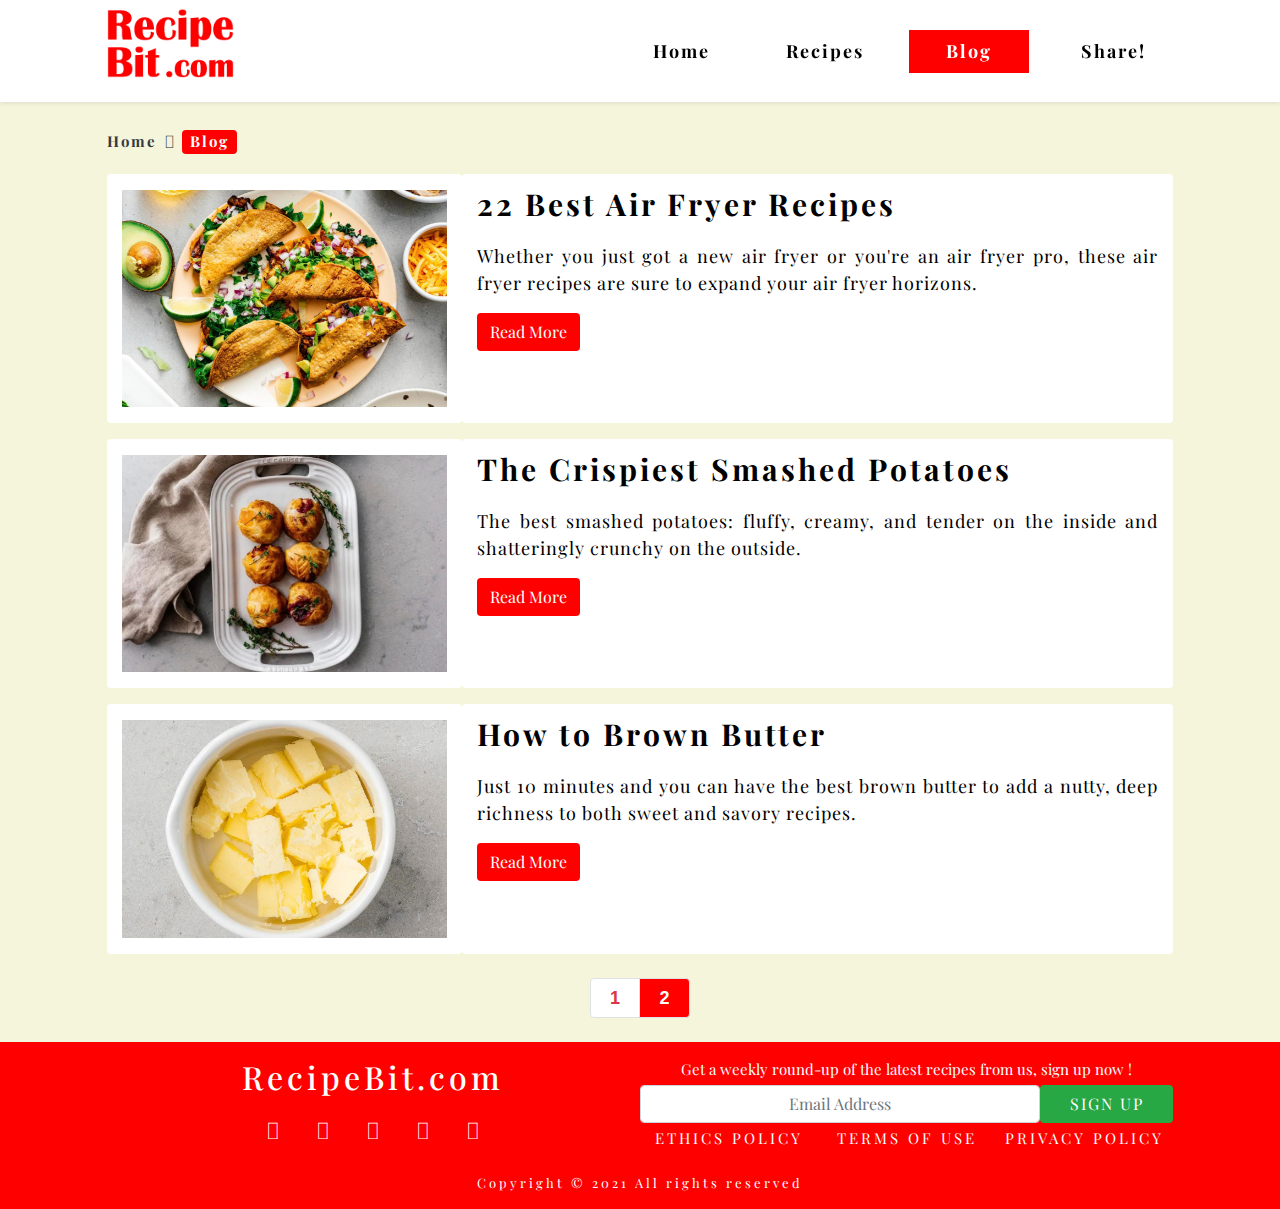
<file: blog - 2.html>
﻿<!DOCTYPE html>
<html lang="en">
<head>
    <title>Blog</title>
    <meta charset="utf-8">
    <meta name="viewport" content="width=device-width, initial-scale=1">
    <link rel="stylesheet" href="css/blog_style.css">
    <link rel="icon" type="image/x-icon" href="icon.png">
    <link rel="stylesheet" href="https://maxcdn.bootstrapcdn.com/bootstrap/4.5.2/css/bootstrap.min.css">
    <script src="https://ajax.googleapis.com/ajax/libs/jquery/3.3.1/jquery.min.js"></script>
    <script src="https://maxcdn.bootstrapcdn.com/bootstrap/4.0.0/js/bootstrap.min.js"></script>
    <link href="https://fonts.googleapis.com/css2?family=Playfair+Display:ital,wght@0,400;1,500&display=swap" rel="stylesheet">
    <link rel="stylesheet" href="https://cdnjs.cloudflare.com/ajax/libs/font-awesome/4.7.0/css/font-awesome.min.css">
    <link rel="stylesheet" href="https://pro.fontawesome.com/releases/v5.10.0/css/all.css" integrity="sha384-AYmEC3Yw5cVb3ZcuHtOA93w35dYTsvhLPVnYs9eStHfGJvOvKxVfELGroGkvsg+p" crossorigin="anonymous"/>

      <script>
$(function () {
  $('[data-toggle="tooltip"]').tooltip()
})
  </script>
    
</head>
<body style="background-color: #F5F5DC">
        <div class=" container-fluid text-center sticky-top bg-white shadow-sm" style=" padding:0px">
            
        <nav class="  col-10 mx-auto navbar navbar-expand-lg navbar-light px-0">
            <a href="index.html">
                <img src="img/5572497.png"  height="70" class="mb-3">
            </a>

            <button class="navbar-toggler" type="button" data-toggle="collapse" data-target="#collapsibleNavbar">
                <span class="navbar-toggler-icon"></span>
            </button>

            <div class="collapse navbar-collapse" id="collapsibleNavbar">
                
            <ul class="navbar-nav mr-0 align-items-center">
                <li class="nav-item">
                    <a class="nav-link fontstyle " href="index.html">Home</a>
                </li>
                <li class="nav-item dropdown">
                    <a class="my-1 nav-link fontstyle ml-lg-4 "  href="recipe.html">Recipes</a>
                </li>
                <li class="nav-item" >
                    <a class="my-1 nav-link fontstyle ml-lg-4 navactive" >Blog</a>
                </li>
                <li class="nav-item" >
                    <a class="my-1 nav-link fontstyle ml-lg-4"  href="form.html">Share!</a>
                </li>
            </ul>
                
            </div>
        </nav>
        </div>
        <!-------------------------------------------------------------------------------->
        <div class="bc-icons-2 col-10 mx-auto mt-3 m-0" style="padding: 0px" >
              <nav  class="m-0" aria-label="breadcrumb">
                <ol class="breadcrumb bg-transparent" style="padding-left: 0px; margin-bottom: 0" >
                  <li class="breadcrumb-item ">
                      <a class=" list-unstyled text-dark breadcrumb-fontstyle" href="index.html">Home</a>
                      <i class="fas fa-angle-right mx-2 my-auto"></i>
                  </li>
                  <li class="breadcrumb-item breadcrumb-fontstyle bcactive px-2 rounded text-white">Blog</li>
                </ol>
              </nav>
        </div>
        <!-------------------------------------------------------------------------------->

    <div class="container-fluid col-10 mt-2">
        <div class="row">

             <!-------------------------------------------------------------------------------->
             
            <div class="col-sm-10 col-md-6 col-lg-6 col-xl-4 mt-0 py-3 bg-white rounded">
                <div id="carouselExampleControls" class="carousel slide" data-ride="carousel">
                  <div class="carousel-inner">
                    <div class="carousel-item active">
                      <img class="d-block w-100" src="img/air-fryer-chicken-tacos.jpg" alt="First slide">
                    </div>
                  </div>
                </div>
            </div>
             
              <!-------------------------------------------------------------------------------->

            <div class="col-sm-10 col-md-6 col-lg-6 col-xl-8 bg-white rounded ">
                <a class="link-unstyled text-decoration-none stretched-link" href="blog%20post.html">
                <p class="title pt-2 text-left">22 Best Air Fryer Recipes</p>
                <p class="title2 text-justify ">Whether you just got a new air fryer or you're an air fryer pro, these air fryer recipes are sure to expand your air fryer horizons.</p>
                <div class="pb-3">
                    <button type="button" class="btn btn-primary1 ">Read More</button>
                </div>
                </a>
            </div>
            
              <!-------------------------------------------------------------------------------->
        </div>
        <div class="row mt-3">

             <!-------------------------------------------------------------------------------->
             
            <div class="col-sm-10 col-md-6 col-lg-6 col-xl-4 mt-0 py-3 bg-white rounded">
                <div id="carouselExampleControls" class="carousel slide" data-ride="carousel">
                  <div class="carousel-inner">
                    <div class="carousel-item active">
                      <img class="d-block w-100" src="img/ezgif-7-655deed10a.jpg" alt="First slide">
                    </div>
                  </div>
                </div>
            </div>
             
              <!-------------------------------------------------------------------------------->

            <div class="col-sm-10 col-md-6 col-lg-6 col-xl-8 bg-white rounded ">
                <a class="link-unstyled text-decoration-none stretched-link" href="blog%20post.html">
                <p class="title pt-2 text-left">The Crispiest Smashed Potatoes</p>
                <p class="title2 text-justify ">The best smashed potatoes: fluffy, creamy, and tender on the inside and shatteringly crunchy on the outside.</p>
                <div class="pb-3">
                    <button type="button" class="btn btn-primary1">Read More</button>
                </div>
                </a>
            </div>
            
              <!-------------------------------------------------------------------------------->
        </div>
        <div class="row mt-3">

             <!-------------------------------------------------------------------------------->
             
            <div class="col-sm-10 col-md-6 col-lg-6 col-xl-4 mt-0 py-3 bg-white rounded">
                <div id="carouselExampleControls" class="carousel slide" data-ride="carousel">
                  <div class="carousel-inner">
                    <div class="carousel-item active">
                      <img class="d-block w-100" src="img/ezgif-7-2f16b60786.jpg" alt="First slide">
                    </div>
                  </div>
                </div>
            </div>
             
              <!-------------------------------------------------------------------------------->

            <div class="col-sm-10 col-md-6 col-lg-6 col-xl-8 bg-white rounded ">
                <a class="link-unstyled text-decoration-none stretched-link" href="blog%20post.html">
                <p class="title pt-2 text-left">How to Brown Butter</p>
                <p class="title2 text-justify ">Just 10 minutes and you can have the best brown butter to add a nutty, deep richness to both sweet and savory recipes. </p>
                <div class="pb-3">
                    <button type="button" class="btn btn-primary1">Read More</button>
                </div>
                </a>
            </div>
            
              <!-------------------------------------------------------------------------------->
        </div>
        
     </div>
            <div class="col-lg-10 m-0 my-4 mx-auto">
                    <nav aria-label="Page navigation example">
                      <ul class="pagination justify-content-center my-auto text-center">
                        <li class="page-item"><a class="page-link text-danger " href="blog.html">1</a></li>
                        <li class="page-item"><a class="page-link navactive">2</a></li>
                      </ul>
                    </nav>
            </div> 

        
        <footer>
            <div class="container-fluid col-10 mt-2">
                <div class="row justify-content-center">
                    <div class="col-xl-6 col-lg-5 col-md-12 col-12 text-center mt-3">
                        <h2 class="footer-heading m-0 footer-header-style">RecipeBit.com</a></h2>
                        <div class="btn justify-content-center p-0 pt-3 pb-2">
                            <div class="btn-group-lg">
                                <button type="button" class="btn p-0">
                                    <a data-toggle="tooltip"  data-placement="bottom"  title="Join us on facebook" href="http://google.com/" target="_blank">
                                        <i class="icon-style px-lx-4 px-lg-3 px-md-4 px-2 fab fa-facebook-square"></i>
                                    </a>
                                </button>
                                <button type="button" class="btn p-0">
                                    <a data-toggle="tooltip"  data-placement="bottom"  title="Join us on twitter" href="http://google.com/" target="_blank">
                                        <i class="icon-style px-lx-4 px-lg-3 px-md-4 px-2 fab fa-twitter-square"></i>
                                    </a>
                                </button>
                                <button type="button" class="btn p-0">
                                    <a data-toggle="tooltip"  data-placement="bottom"  title="Join us on instagram" href="http://google.com/" target="_blank">
                                        <i class="icon-style px-lx-4 px-lg-3 px-md-4 px-2 fab fa-instagram"></i>
                                    </a>
                                </button>
                                <button type="button" class="btn p-0">
                                    <a data-toggle="tooltip"  data-placement="bottom"  title="Join us on pinterest" href="http://google.com/" target="_blank">
                                        <i class="icon-style px-lx-4 px-lg-3 px-md-4 px-2 fab fa-pinterest-square"></i>
                                    </a>
                                </button>
                                <button type="button" class="btn p-0">
                                    <a data-toggle="tooltip"  data-placement="bottom"  title="Join us on youtube" href="http://google.com/" target="_blank">
                                        <i class="icon-style px-lx-4 px-lg-3 px-md-4 px-2 fab fa-youtube-square "></i>
                                    </a>
                                </button>
                            </div>
                        </div>
                    </div>
                    <div class="col-xl-6 col-lg-7 col-md-8 col-10 my-md-2 mt-lg-3">
                        <div class="row">
                            <div class="col-12 p-0 text-justify r-fontstyle-signup text-center">
                                Get a weekly round-up of the latest recipes from us, sign up now !
                            </div>
                        <div class="col-lg-9 col-md-9 col-sm-8 col-12  align-self-center px-0 mt-1 btn-signup">
                        <form class="form-inline " style="width:100%">
                            <input class="form-control text-center text-capitalize" style="width:100%" type="Email"  placeholder="email address">
                        </form>
                        </div>
                        <div class="col-lg-3  col-md-3 col-sm-4 col-12 px-md-0 px-0 mt-sm-0 mt-2 text-center ">
                            <button class="btn mt-1 btn-block bg-success text-white btn-signup">SIGN UP</button>
                        </div>
                        </div>
                        <div class="col-12 text-white text-center p-0 mt-md-1">
                            <div class="row">
                                <div class="col-sm-4  col-12 p-0 my-2 my-sm-0 r-fontstyle-tnc">
                                <a class="link-unstyled text-decoration-none r-fontstyle-tnc"  href="">ETHICS POLICY</a>
                            </div>
                            <div class="col-sm-4 col-12 p-0 my-2 my-sm-0 r-fontstyle-tnc">
                                <a class="link-unstyled text-decoration-none r-fontstyle-tnc"  href="">TERMS OF USE</a>
                            </div>
                            <div class="col-sm-4 col-12 p-0 my-2 my-sm-0 r-fontstyle-tnc">
                                <a class="link-unstyled text-decoration-none r-fontstyle-tnc" href="">PRIVACY POLICY</a>
                            </div>
                            </div>
                        </div>
                    </div>
                        <div class="col-12 my-3">
                            <p class="copyright text-center m-0">Copyright &COPY; 2021 All rights reserved</p>
                        </div>
                </div>
            </div>

        </footer>
</body>

</html>
</file>
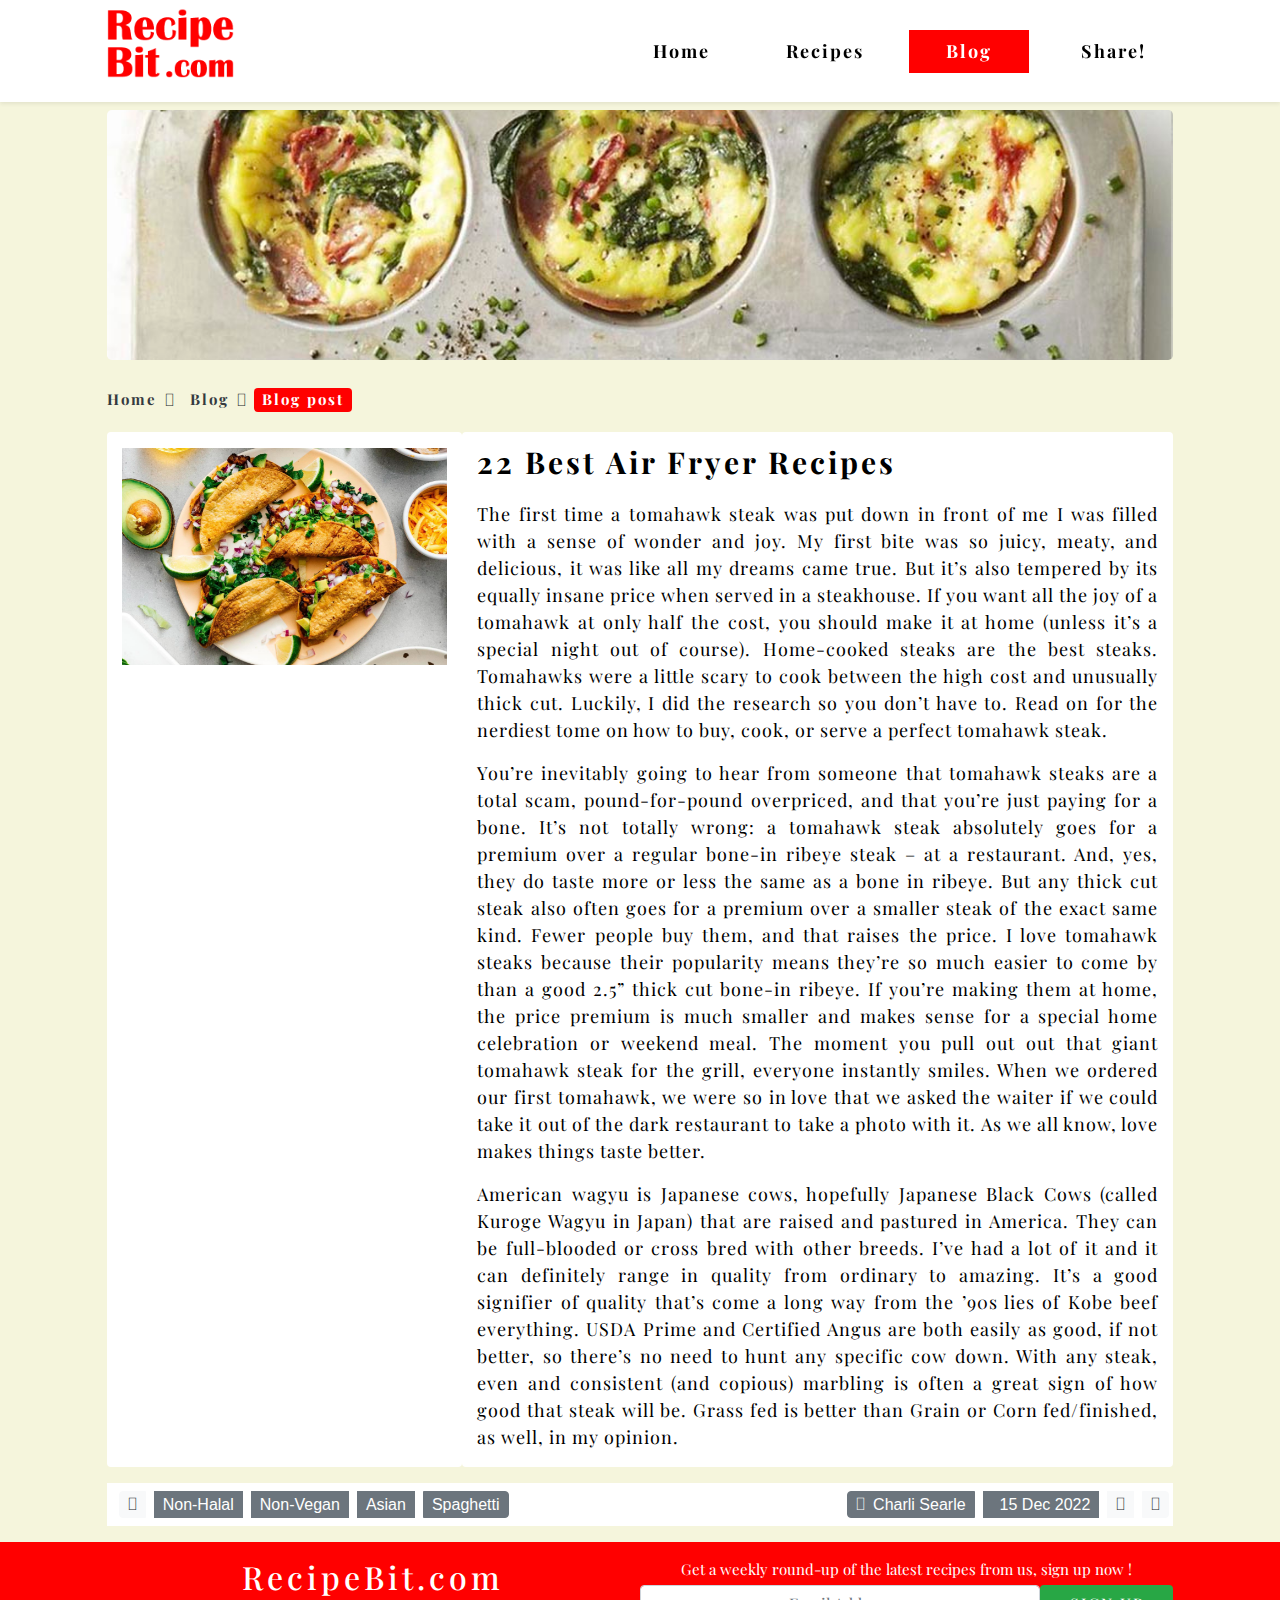
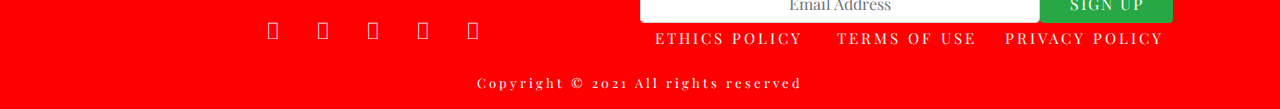
<file: blog post.html>
﻿<!DOCTYPE html>
<html lang="en">
<head>
    <title>Blog</title>
    <meta charset="utf-8">
    <meta name="viewport" content="width=device-width, initial-scale=1">
    <link rel="stylesheet" href="css/blog_style.css">
    <link rel="icon" type="image/x-icon" href="icon.png">
    <link rel="stylesheet" href="https://maxcdn.bootstrapcdn.com/bootstrap/4.5.2/css/bootstrap.min.css">
    <script src="https://ajax.googleapis.com/ajax/libs/jquery/3.3.1/jquery.min.js"></script>
    <script src="https://maxcdn.bootstrapcdn.com/bootstrap/4.0.0/js/bootstrap.min.js"></script>
    <link href="https://fonts.googleapis.com/css2?family=Playfair+Display:ital,wght@0,400;1,500&display=swap" rel="stylesheet">
    <link rel="stylesheet" href="https://cdnjs.cloudflare.com/ajax/libs/font-awesome/4.7.0/css/font-awesome.min.css">
    <link rel="stylesheet" href="https://pro.fontawesome.com/releases/v5.10.0/css/all.css" integrity="sha384-AYmEC3Yw5cVb3ZcuHtOA93w35dYTsvhLPVnYs9eStHfGJvOvKxVfELGroGkvsg+p" crossorigin="anonymous"/>

      <script>
$(function () {
  $('[data-toggle="tooltip"]').tooltip()
})
  </script>
    
</head>
<body style="background-color: #F5F5DC">
        <div class=" container-fluid text-center sticky-top bg-white shadow-sm" style=" padding:0px">
            
        <nav class="  col-10 mx-auto navbar navbar-expand-lg navbar-light px-0">
            <a href="index.html">
                <img src="img/5572497.png"  height="70" class="mb-3">
            </a>

            <button class="navbar-toggler" type="button" data-toggle="collapse" data-target="#collapsibleNavbar">
                <span class="navbar-toggler-icon"></span>
            </button>

            <div class="collapse navbar-collapse" id="collapsibleNavbar">
                
            <ul class="navbar-nav mr-0 align-items-center">
                <li class="nav-item">
                    <a class="nav-link fontstyle " href="index.html">Home</a>
                </li>
                <li class="nav-item dropdown">
                    <a class="my-1 nav-link fontstyle ml-lg-4 "  href="recipe.html">Recipes</a>
                </li>
                <li class="nav-item" >
                    <a class="my-1 nav-link fontstyle ml-lg-4 navactive" >Blog</a>
                </li>
                <li class="nav-item" >
                    <a class="my-1 nav-link fontstyle ml-lg-4"  href="form.html">Share!</a>
                </li>
            </ul>
                
            </div>
        </nav>
        </div>
    
        <div class=" col-10 mx-auto mt-2 jumbotron jumbotron-image align-items-center " style="margin-bottom:0; background-image: url(img/spinach-frittata-muffins.jpg); height: 250px">
            <div class="row mt-5">
                <div class="col-12 mt-5 mx-auto text-center p-0 bg-danger1">
                </div>
            </div>
        </div>
        <!-------------------------------------------------------------------------------->
        <div class="bc-icons-2 col-10 mx-auto mt-3 m-0" style="padding: 0px" >
              <nav  class="m-0" aria-label="breadcrumb">
                <ol class="breadcrumb bg-transparent" style="padding-left: 0px; margin-bottom: 0" >
                  <li class="breadcrumb-item ">
                      <a class=" list-unstyled text-dark breadcrumb-fontstyle" href="index.html">Home</a>
                      <i class="fas fa-angle-right mx-2 my-auto"></i>
                  </li>
                  <li class="breadcrumb-item ">
                      <a class=" list-unstyled text-dark breadcrumb-fontstyle" href="blog.html">Blog</a>
                      <i class="fas fa-angle-right mx-2 my-auto"></i>
                  </li>
                  <li class="breadcrumb-item breadcrumb-fontstyle bcactive px-2 rounded text-white">Blog post</li>
                </ol>
              </nav>
        </div>
        <!-------------------------------------------------------------------------------->

    <div class="container-fluid col-10 mt-2">
        <div class="row">

             <!-------------------------------------------------------------------------------->
             
            <div class="col-sm-10 col-md-12 col-lg-6 col-xl-4 mt-0 py-3 bg-white rounded">
                <div id="carouselExampleControls" class="carousel slide" data-ride="carousel">
                  <div class="carousel-inner">
                    <div class="carousel-item active">
                      <img class="d-block w-100" src="img/air-fryer-chicken-tacos.jpg" alt="First slide">
                    </div>
                  </div>
                </div>
            </div>
             
              <!-------------------------------------------------------------------------------->

            <div class="col-sm-10 col-md-12 col-lg-6 col-xl-8 bg-white rounded ">
                <a class="link-unstyled text-decoration-none stretched-link" >
                <p class="title pt-2 text-left">22 Best Air Fryer Recipes</p>
                <p class="title2 text-justify ">The first time a tomahawk steak was put down in front of me I was filled with a sense of wonder and joy. My first bite was so juicy, meaty, and delicious, it was like all my dreams came true. But it’s also tempered by its equally insane price when served in a steakhouse. If you want all the joy of a tomahawk at only half the cost, you should make it at home (unless it’s a special night out of course). Home-cooked steaks are the best steaks. Tomahawks were a little scary to cook between the high cost and unusually thick cut. Luckily, I did the research so you don’t have to. Read on for the nerdiest tome on how to buy, cook, or serve a perfect tomahawk steak.</p>
                <p class="title2 text-justify ">You’re inevitably going to hear from someone that tomahawk steaks are a total scam, pound-for-pound overpriced, and that you’re just paying for a bone. It’s not totally wrong: a tomahawk steak absolutely goes for a premium over a regular bone-in ribeye steak – at a restaurant. And, yes, they do taste more or less the same as a bone in ribeye. But any thick cut steak also often goes for a premium over a smaller steak of the exact same kind. Fewer people buy them, and that raises the price. I love tomahawk steaks because their popularity means they’re so much easier to come by than a good 2.5” thick cut bone-in ribeye. If you’re making them at home, the price premium is much smaller and makes sense for a special home celebration or weekend meal. The moment you pull out out that giant tomahawk steak for the grill, everyone instantly smiles. When we ordered our first tomahawk, we were so in love that we asked the waiter if we could take it out of the dark restaurant to take a photo with it. As we all know, love makes things taste better.</p>
                <p class="title2 text-justify ">American wagyu is Japanese cows, hopefully Japanese Black Cows (called Kuroge Wagyu in Japan) that are raised and pastured in America. They can be full-blooded or cross bred with other breeds. I’ve had a lot of it and it can definitely range in quality from ordinary to amazing. It’s a good signifier of quality that’s come a long way from the ’90s lies of Kobe beef everything. USDA Prime and Certified Angus are both easily as good, if not better, so there’s no need to hunt any specific cow down. With any steak, even and consistent (and copious) marbling is often a great sign of how good that steak will be. Grass fed is better than Grain or Corn fed/finished, as well, in my opinion.</p>
                </a>
            </div>
            
              <!-------------------------------------------------------------------------------->
        </div>
     </div>
            <div class="col-10 mx-auto bg-white py-2 mb-3 d-none d-sm-block mt-3">
                    <div class="row">
                        <div class="col-xl-6  col-lg-6 col-md-5 col-12 px-2 ">
                            <div class="btn-group">
                             <button type="button" class="btn btn-light text-red p-0 px-2 text-center stretched-link mx-1" style="font-family: arial"><i class="fas fa-tags "></i></button>
                             <button type="button" class="btn btn-secondary text-red p-0 px-2 text-center stretched-link mx-1" style="font-family: arial">Non-Halal</button>
                             <button type="button" class="btn btn-secondary text-red p-0 px-2 text-center stretched-link mx-1" style="font-family: arial">Non-Vegan</button>
                             <button type="button" class="btn btn-secondary text-red p-0 px-2 text-center stretched-link mx-1 d-none d-lg-block" style="font-family: arial">Asian</button>
                             <button type="button" class="btn btn-secondary text-red p-0 px-2 text-center stretched-link mx-1 d-none d-lg-block" style="font-family: arial">Spaghetti</button>
                            </div>
                        </div>
                        <div class="col-xl-6  col-lg-6 col-md-7 col-12 p-0 text-right  " >
                            <div class="btn-group">
                             <button type="button" class="btn btn-secondary text-red p-0 px-2 text-center stretched-link mx-1" style="font-family: arial"><i class="fas fa-at pr-2"></i>Charli Searle</button>
                             <button type="button" class="btn btn-secondary text-red p-0 px-2 text-center stretched-link mx-1 d-none d-sm-block" style="font-family: arial"><i class="fas fa-clock pr-2"></i>15 Dec 2022 </button>
                             <button type="button" class="btn btn-light text-red p-0 px-2 text-center stretched-link mx-1" style="font-family: arial"><i class="fas fa-print text-center"></i></button>
                             <button type="button" class="btn btn-light text-red p-0 px-2 text-center stretched-link mx-1" style="font-family: arial"><i class="far fa-bookmark text-center"></i></button>
                            </div>
                        </div>
                    </div>
            </div>
        
           <div class="col-10 mx-auto bg-white py-2 mb-3 d-block d-sm-none">
                    <div class="row">
                        <div class="col-xl-6  col-lg-6 col-md-5 col-12 px-2 text-center">
                            <div class="btn-group">
                             <button type="button" class="btn btn-light text-red p-0 px-2 text-center stretched-link mx-1" style="font-family: arial"><i class="fas fa-tags "></i></button>
                             <button type="button" class="btn btn-secondary text-red p-0 px-2 text-center stretched-link mx-1" style="font-family: arial">Non-Halal</button>
                             <button type="button" class="btn btn-secondary text-red p-0 px-2 text-center stretched-link mx-1" style="font-family: arial">Non-Vegan</button>
                             <button type="button" class="btn btn-secondary text-red p-0 px-2 text-center stretched-link mx-1 d-none d-lg-block" style="font-family: arial">Asian</button>
                             <button type="button" class="btn btn-secondary text-red p-0 px-2 text-center stretched-link mx-1 d-none d-lg-block" style="font-family: arial">Spaghetti</button>
                            </div>
                        </div>
                        <div class="col-xl-6  col-lg-6 col-md-7 col-12 p-0 text-center  mt-2 " >
                            <div class="btn-group">
                             <button type="button" class="btn btn-secondary text-red p-0 px-2 text-center stretched-link mx-1" style="font-family: arial"><i class="fas fa-at pr-2"></i>Charli Searle</button>
                             <button type="button" class="btn btn-secondary text-red p-0 px-2 text-center stretched-link mx-1 d-none d-sm-block" style="font-family: arial"><i class="fas fa-clock pr-2"></i>15 Dec 2022 </button>
                             <button type="button" class="btn btn-light text-red p-0 px-2 text-center stretched-link mx-1" style="font-family: arial"><i class="fas fa-print text-center"></i></button>
                             <button type="button" class="btn btn-light text-red p-0 px-2 text-center stretched-link mx-1" style="font-family: arial"><i class="far fa-bookmark text-center"></i></button>
                            </div>
                        </div>
                    </div>
            </div>

        <footer>
            <div class="container-fluid col-10 mt-2">
                <div class="row justify-content-center">
                    <div class="col-xl-6 col-lg-5 col-md-12 col-12 text-center mt-3">
                        <h2 class="footer-heading m-0 footer-header-style">RecipeBit.com</a></h2>
                        <div class="btn justify-content-center p-0 pt-3 pb-2">
                            <div class="btn-group-lg">
                                <button type="button" class="btn p-0">
                                    <a data-toggle="tooltip"  data-placement="bottom"  title="Join us on facebook" href="http://google.com/" target="_blank">
                                        <i class="icon-style px-lx-4 px-lg-3 px-md-4 px-2 fab fa-facebook-square"></i>
                                    </a>
                                </button>
                                <button type="button" class="btn p-0">
                                    <a data-toggle="tooltip"  data-placement="bottom"  title="Join us on twitter" href="http://google.com/" target="_blank">
                                        <i class="icon-style px-lx-4 px-lg-3 px-md-4 px-2 fab fa-twitter-square"></i>
                                    </a>
                                </button>
                                <button type="button" class="btn p-0">
                                    <a data-toggle="tooltip"  data-placement="bottom"  title="Join us on instagram" href="http://google.com/" target="_blank">
                                        <i class="icon-style px-lx-4 px-lg-3 px-md-4 px-2 fab fa-instagram"></i>
                                    </a>
                                </button>
                                <button type="button" class="btn p-0">
                                    <a data-toggle="tooltip"  data-placement="bottom"  title="Join us on pinterest" href="http://google.com/" target="_blank">
                                        <i class="icon-style px-lx-4 px-lg-3 px-md-4 px-2 fab fa-pinterest-square"></i>
                                    </a>
                                </button>
                                <button type="button" class="btn p-0">
                                    <a data-toggle="tooltip"  data-placement="bottom"  title="Join us on youtube" href="http://google.com/" target="_blank">
                                        <i class="icon-style px-lx-4 px-lg-3 px-md-4 px-2 fab fa-youtube-square "></i>
                                    </a>
                                </button>
                            </div>
                        </div>
                    </div>
                    <div class="col-xl-6 col-lg-7 col-md-8 col-10 my-md-2 mt-lg-3">
                        <div class="row">
                            <div class="col-12 p-0 text-justify r-fontstyle-signup text-center">
                                Get a weekly round-up of the latest recipes from us, sign up now !
                            </div>
                        <div class="col-lg-9 col-md-9 col-sm-8 col-12  align-self-center px-0 mt-1 btn-signup">
                        <form class="form-inline " style="width:100%">
                            <input class="form-control text-center text-capitalize" style="width:100%" type="Email"  placeholder="email address">
                        </form>
                        </div>
                        <div class="col-lg-3  col-md-3 col-sm-4 col-12 px-md-0 px-0 mt-sm-0 mt-2 text-center ">
                            <button class="btn mt-1 btn-block bg-success text-white btn-signup">SIGN UP</button>
                        </div>
                        </div>
                        <div class="col-12 text-white text-center p-0 mt-md-1">
                            <div class="row">
                                <div class="col-sm-4  col-12 p-0 my-2 my-sm-0 r-fontstyle-tnc">
                                <a class="link-unstyled text-decoration-none r-fontstyle-tnc"  href="">ETHICS POLICY</a>
                            </div>
                            <div class="col-sm-4 col-12 p-0 my-2 my-sm-0 r-fontstyle-tnc">
                                <a class="link-unstyled text-decoration-none r-fontstyle-tnc"  href="">TERMS OF USE</a>
                            </div>
                            <div class="col-sm-4 col-12 p-0 my-2 my-sm-0 r-fontstyle-tnc">
                                <a class="link-unstyled text-decoration-none r-fontstyle-tnc" href="">PRIVACY POLICY</a>
                            </div>
                            </div>
                        </div>
                    </div>
                        <div class="col-12 my-3">
                            <p class="copyright text-center m-0">Copyright &COPY; 2021 All rights reserved</p>
                        </div>
                </div>
            </div>

        </footer>
</body>

</html>
</file>
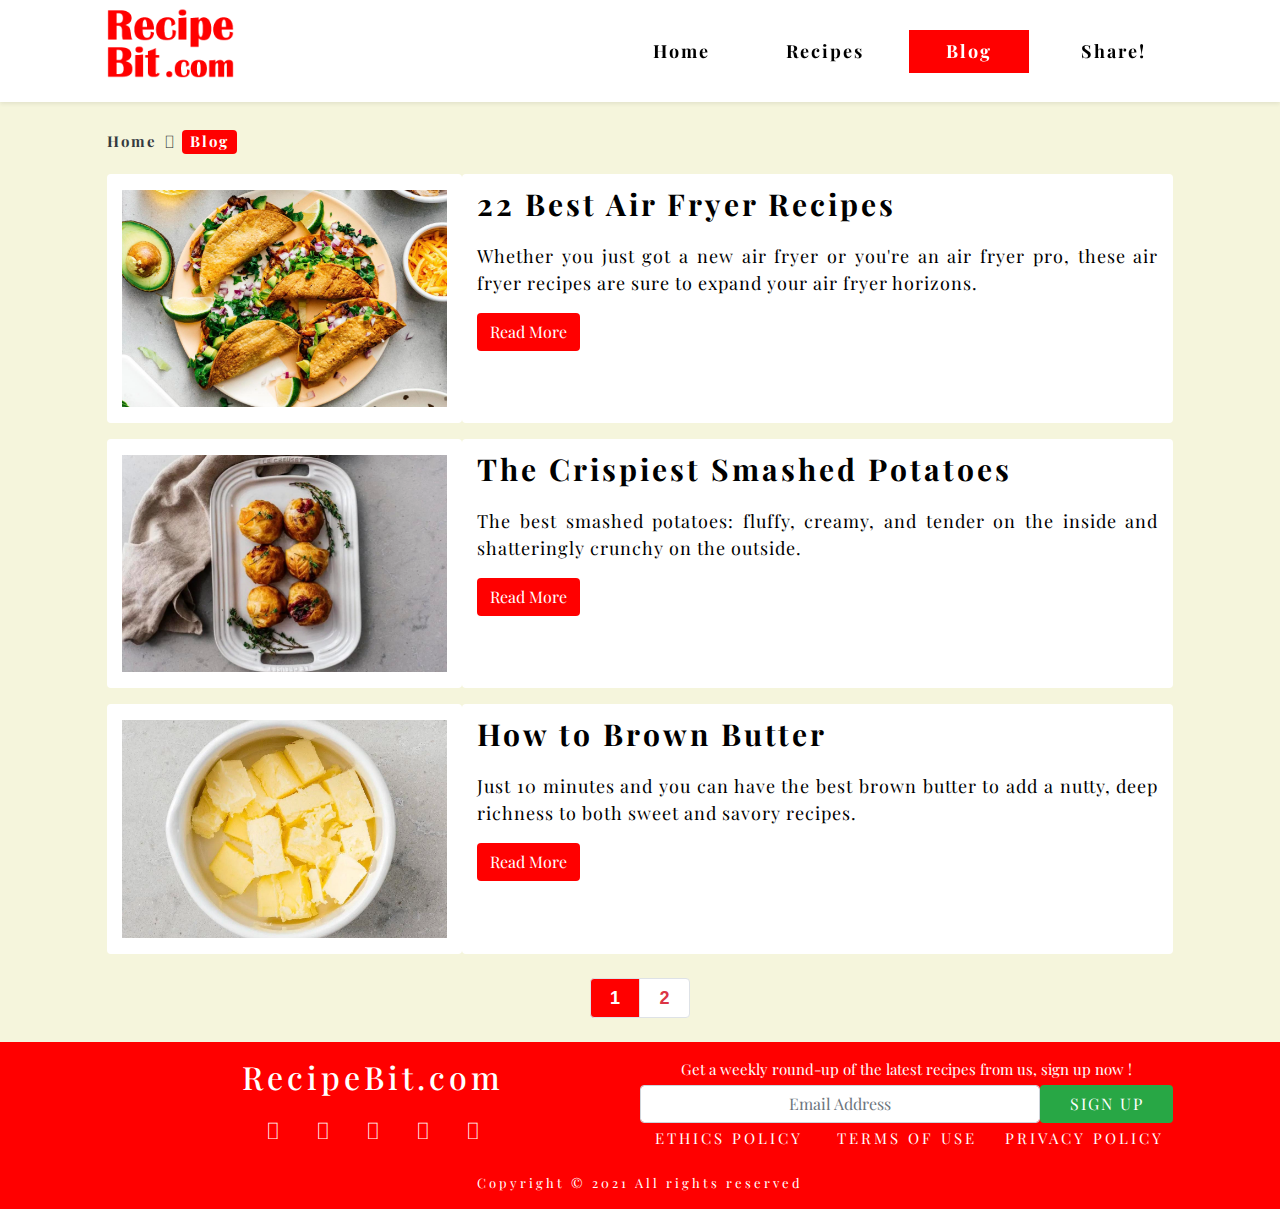
<file: blog.html>
﻿<!DOCTYPE html>
<html lang="en">
<head>
    <title>Blog</title>
    <meta charset="utf-8">
    <meta name="viewport" content="width=device-width, initial-scale=1">
    <link rel="stylesheet" href="css/blog_style.css">
    <link rel="icon" type="image/x-icon" href="icon.png">
    <link rel="stylesheet" href="https://maxcdn.bootstrapcdn.com/bootstrap/4.5.2/css/bootstrap.min.css">
    <script src="https://ajax.googleapis.com/ajax/libs/jquery/3.3.1/jquery.min.js"></script>
    <script src="https://maxcdn.bootstrapcdn.com/bootstrap/4.0.0/js/bootstrap.min.js"></script>
    <link href="https://fonts.googleapis.com/css2?family=Playfair+Display:ital,wght@0,400;1,500&display=swap" rel="stylesheet">
    <link rel="stylesheet" href="https://cdnjs.cloudflare.com/ajax/libs/font-awesome/4.7.0/css/font-awesome.min.css">
    <link rel="stylesheet" href="https://pro.fontawesome.com/releases/v5.10.0/css/all.css" integrity="sha384-AYmEC3Yw5cVb3ZcuHtOA93w35dYTsvhLPVnYs9eStHfGJvOvKxVfELGroGkvsg+p" crossorigin="anonymous"/>

      <script>
$(function () {
  $('[data-toggle="tooltip"]').tooltip()
})
  </script>
    
</head>
<body style="background-color: #F5F5DC">
        <div class=" container-fluid text-center sticky-top bg-white shadow-sm" style=" padding:0px">
            
        <nav class="  col-10 mx-auto navbar navbar-expand-lg navbar-light px-0">
            <a href="index.html">
                <img src="img/5572497.png"  height="70" class="mb-3">
            </a>

            <button class="navbar-toggler" type="button" data-toggle="collapse" data-target="#collapsibleNavbar">
                <span class="navbar-toggler-icon"></span>
            </button>

            <div class="collapse navbar-collapse" id="collapsibleNavbar">
                
            <ul class="navbar-nav mr-0 align-items-center">
                <li class="nav-item">
                    <a class="nav-link fontstyle " href="index.html">Home</a>
                </li>
                <li class="nav-item dropdown">
                    <a class="my-1 nav-link fontstyle ml-lg-4 "  href="recipe.html">Recipes</a>
                </li>
                <li class="nav-item" >
                    <a class="my-1 nav-link fontstyle ml-lg-4 navactive" >Blog</a>
                </li>
                <li class="nav-item" >
                    <a class="my-1 nav-link fontstyle ml-lg-4"  href="form.html">Share!</a>
                </li>
            </ul>
                
            </div>
        </nav>
        </div>
        <!-------------------------------------------------------------------------------->
        <div class="bc-icons-2 col-10 mx-auto mt-3 m-0" style="padding: 0px" >
              <nav  class="m-0" aria-label="breadcrumb">
                <ol class="breadcrumb bg-transparent" style="padding-left: 0px; margin-bottom: 0" >
                  <li class="breadcrumb-item ">
                      <a class=" list-unstyled text-dark breadcrumb-fontstyle" href="index.html">Home</a>
                      <i class="fas fa-angle-right mx-2 my-auto"></i>
                  </li>
                  <li class="breadcrumb-item breadcrumb-fontstyle bcactive px-2 rounded text-white">Blog</li>
                </ol>
              </nav>
        </div>
        <!-------------------------------------------------------------------------------->

    <div class="container-fluid col-10 mt-2">
        <div class="row">

             <!-------------------------------------------------------------------------------->
             
            <div class="col-sm-10 col-md-6 col-lg-6 col-xl-4 mt-0 py-3 bg-white rounded">
                <div id="carouselExampleControls" class="carousel slide" data-ride="carousel">
                  <div class="carousel-inner">
                    <div class="carousel-item active">
                      <img class="d-block w-100" src="img/air-fryer-chicken-tacos.jpg" alt="First slide">
                    </div>
                  </div>
                </div>
            </div>
             
              <!-------------------------------------------------------------------------------->

            <div class="col-sm-10 col-md-6 col-lg-6 col-xl-8 bg-white rounded ">
                <a class="link-unstyled text-decoration-none stretched-link" href="blog%20post.html">
                <p class="title pt-2 text-left">22 Best Air Fryer Recipes</p>
                <p class="title2 text-justify ">Whether you just got a new air fryer or you're an air fryer pro, these air fryer recipes are sure to expand your air fryer horizons.</p>
                <div class="pb-3">
                    <button type="button" class="btn btn-primary1 ">Read More</button>
                </div>
                </a>
            </div>
            
              <!-------------------------------------------------------------------------------->
        </div>
        <div class="row mt-3">

             <!-------------------------------------------------------------------------------->
             
            <div class="col-sm-10 col-md-6 col-lg-6 col-xl-4 mt-0 py-3 bg-white rounded">
                <div id="carouselExampleControls" class="carousel slide" data-ride="carousel">
                  <div class="carousel-inner">
                    <div class="carousel-item active">
                      <img class="d-block w-100" src="img/ezgif-7-655deed10a.jpg" alt="First slide">
                    </div>
                  </div>
                </div>
            </div>
             
              <!-------------------------------------------------------------------------------->

            <div class="col-sm-10 col-md-6 col-lg-6 col-xl-8 bg-white rounded ">
                <a class="link-unstyled text-decoration-none stretched-link" href="blog%20post.html">
                <p class="title pt-2 text-left">The Crispiest Smashed Potatoes</p>
                <p class="title2 text-justify ">The best smashed potatoes: fluffy, creamy, and tender on the inside and shatteringly crunchy on the outside.</p>
                <div class="pb-3">
                    <button type="button" class="btn btn-primary1">Read More</button>
                </div>
                </a>
            </div>
            
              <!-------------------------------------------------------------------------------->
        </div>
        <div class="row mt-3">

             <!-------------------------------------------------------------------------------->
             
            <div class="col-sm-10 col-md-6 col-lg-6 col-xl-4 mt-0 py-3 bg-white rounded">
                <div id="carouselExampleControls" class="carousel slide" data-ride="carousel">
                  <div class="carousel-inner">
                    <div class="carousel-item active">
                      <img class="d-block w-100" src="img/ezgif-7-2f16b60786.jpg" alt="First slide">
                    </div>
                  </div>
                </div>
            </div>
             
              <!-------------------------------------------------------------------------------->

            <div class="col-sm-10 col-md-6 col-lg-6 col-xl-8 bg-white rounded ">
                <a class="link-unstyled text-decoration-none stretched-link" href="blog%20post.html">
                <p class="title pt-2 text-left">How to Brown Butter</p>
                <p class="title2 text-justify ">Just 10 minutes and you can have the best brown butter to add a nutty, deep richness to both sweet and savory recipes. </p>
                <div class="pb-3">
                    <button type="button" class="btn btn-primary1">Read More</button>
                </div>
                </a>
            </div>
            
              <!-------------------------------------------------------------------------------->
        </div>
        
     </div>
            <div class="col-lg-10 m-0 my-4 mx-auto">
                    <nav aria-label="Page navigation example">
                      <ul class="pagination justify-content-center my-auto text-center">
                        <li class="page-item"><a class="page-link navactive ">1</a></li>
                        <li class="page-item"><a class="page-link text-danger" href="blog%20-%202.html">2</a></li>
                      </ul>
                    </nav>
            </div> 

        
        <footer>
            <div class="container-fluid col-10 mt-2">
                <div class="row justify-content-center">
                    <div class="col-xl-6 col-lg-5 col-md-12 col-12 text-center mt-3">
                        <h2 class="footer-heading m-0 footer-header-style">RecipeBit.com</a></h2>
                        <div class="btn justify-content-center p-0 pt-3 pb-2">
                            <div class="btn-group-lg">
                                <button type="button" class="btn p-0">
                                    <a data-toggle="tooltip"  data-placement="bottom"  title="Join us on facebook" href="http://google.com/" target="_blank">
                                        <i class="icon-style px-lx-4 px-lg-3 px-md-4 px-2 fab fa-facebook-square"></i>
                                    </a>
                                </button>
                                <button type="button" class="btn p-0">
                                    <a data-toggle="tooltip"  data-placement="bottom"  title="Join us on twitter" href="http://google.com/" target="_blank">
                                        <i class="icon-style px-lx-4 px-lg-3 px-md-4 px-2 fab fa-twitter-square"></i>
                                    </a>
                                </button>
                                <button type="button" class="btn p-0">
                                    <a data-toggle="tooltip"  data-placement="bottom"  title="Join us on instagram" href="http://google.com/" target="_blank">
                                        <i class="icon-style px-lx-4 px-lg-3 px-md-4 px-2 fab fa-instagram"></i>
                                    </a>
                                </button>
                                <button type="button" class="btn p-0">
                                    <a data-toggle="tooltip"  data-placement="bottom"  title="Join us on pinterest" href="http://google.com/" target="_blank">
                                        <i class="icon-style px-lx-4 px-lg-3 px-md-4 px-2 fab fa-pinterest-square"></i>
                                    </a>
                                </button>
                                <button type="button" class="btn p-0">
                                    <a data-toggle="tooltip"  data-placement="bottom"  title="Join us on youtube" href="http://google.com/" target="_blank">
                                        <i class="icon-style px-lx-4 px-lg-3 px-md-4 px-2 fab fa-youtube-square "></i>
                                    </a>
                                </button>
                            </div>
                        </div>
                    </div>
                    <div class="col-xl-6 col-lg-7 col-md-8 col-10 my-md-2 mt-lg-3">
                        <div class="row">
                            <div class="col-12 p-0 text-justify r-fontstyle-signup text-center">
                                Get a weekly round-up of the latest recipes from us, sign up now !
                            </div>
                        <div class="col-lg-9 col-md-9 col-sm-8 col-12  align-self-center px-0 mt-1 btn-signup">
                        <form class="form-inline " style="width:100%">
                            <input class="form-control text-center text-capitalize" style="width:100%" type="Email"  placeholder="email address">
                        </form>
                        </div>
                        <div class="col-lg-3  col-md-3 col-sm-4 col-12 px-md-0 px-0 mt-sm-0 mt-2 text-center ">
                            <button class="btn mt-1 btn-block bg-success text-white btn-signup">SIGN UP</button>
                        </div>
                        </div>
                        <div class="col-12 text-white text-center p-0 mt-md-1">
                            <div class="row">
                                <div class="col-sm-4  col-12 p-0 my-2 my-sm-0 r-fontstyle-tnc">
                                <a class="link-unstyled text-decoration-none r-fontstyle-tnc"  href="blog%20post.html">ETHICS POLICY</a>
                            </div>
                            <div class="col-sm-4 col-12 p-0 my-2 my-sm-0 r-fontstyle-tnc">
                                <a class="link-unstyled text-decoration-none r-fontstyle-tnc"  href="blog%20post.html">TERMS OF USE</a>
                            </div>
                            <div class="col-sm-4 col-12 p-0 my-2 my-sm-0 r-fontstyle-tnc">
                                <a class="link-unstyled text-decoration-none r-fontstyle-tnc" href="blog%20post.html">PRIVACY POLICY</a>
                            </div>
                            </div>
                        </div>
                    </div>
                        <div class="col-12 my-3">
                            <p class="copyright text-center m-0">Copyright &COPY; 2021 All rights reserved</p>
                        </div>
                </div>
            </div>

        </footer>
</body>

</html>
</file>
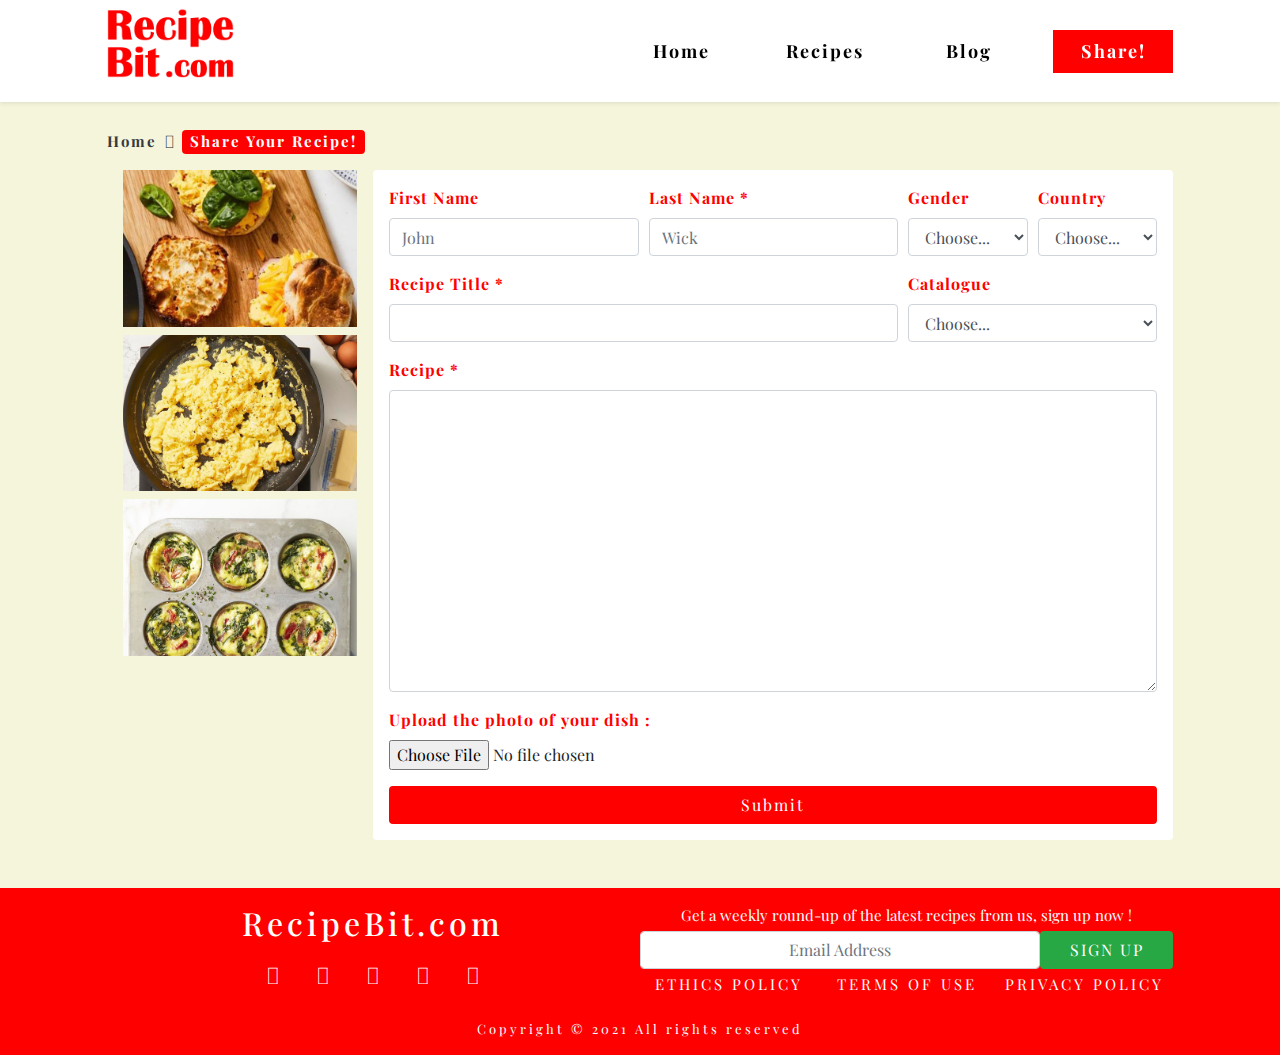
<file: form.html>
﻿<!DOCTYPE html>
<html lang="en">
<head>
    <title>Share your recipe!</title>
    <meta charset="utf-8">
    <meta name="viewport" content="width=device-width, initial-scale=1">
    <link rel="stylesheet" href="css/form_style.css">
    <link rel="icon" type="image/x-icon" href="icon.png">
    <link rel="stylesheet" href="https://maxcdn.bootstrapcdn.com/bootstrap/4.5.2/css/bootstrap.min.css">
    <script src="https://ajax.googleapis.com/ajax/libs/jquery/3.3.1/jquery.min.js"></script>
    <script src="https://maxcdn.bootstrapcdn.com/bootstrap/4.0.0/js/bootstrap.min.js"></script>
    <link href="https://fonts.googleapis.com/css2?family=Playfair+Display:ital,wght@0,400;1,500&display=swap" rel="stylesheet">
    <link rel="stylesheet" href="https://cdnjs.cloudflare.com/ajax/libs/font-awesome/4.7.0/css/font-awesome.min.css">
    <link rel="stylesheet" href="https://pro.fontawesome.com/releases/v5.10.0/css/all.css" integrity="sha384-AYmEC3Yw5cVb3ZcuHtOA93w35dYTsvhLPVnYs9eStHfGJvOvKxVfELGroGkvsg+p" crossorigin="anonymous"/>

      <script>
$(function () {
  $('[data-toggle="tooltip"]').tooltip()
})
  </script>
    
</head>
<body style="background-color: #F5F5DC">
        <div class=" container-fluid text-center sticky-top bg-white shadow-sm" style=" padding:0px">
            
        <nav class="  col-10 mx-auto navbar navbar-expand-lg navbar-light px-0">
            <a href="index.html">
                <img src="img/5572497.png"  height="70" class="mb-3">
            </a>

            <button class="navbar-toggler" type="button" data-toggle="collapse" data-target="#collapsibleNavbar">
                <span class="navbar-toggler-icon"></span>
            </button>

            <div class="collapse navbar-collapse" id="collapsibleNavbar">
            <ul class="navbar-nav mr-0 align-items-center">

                <li class="nav-item">
                    <a class="nav-link fontstyle " href="index.html">Home</a>
                </li>
                <li class="nav-item dropdown">
                    <a class="my-1 nav-link fontstyle ml-lg-4 "  href="recipe.html" >Recipes</a>
                </li>
                <li class="nav-item" >
                    <a class="my-1 nav-link fontstyle ml-lg-4"  href="blog.html">Blog</a>
                </li>
                <li class="nav-item" >
                    <a class="my-1 nav-link fontstyle ml-lg-4 navactive" >Share!</a>
                </li>
            </ul>
            </div>
        </nav>
        </div>
        <!-------------------------------------------------------------------------------->
        <div class="bc-icons-2 col-10 mx-auto mt-3 m-0 " style="padding: 0px" >
          <nav  class="m-0" aria-label="breadcrumb">
            <ol class="breadcrumb bg-transparent" style="padding-left: 0px; margin-bottom: 0" >
              <li class="breadcrumb-item ">
                  <a class=" list-unstyled text-dark breadcrumb-fontstyle" href="index.html">Home</a>
                  <i class="fas fa-angle-right mx-2 my-auto"></i>
              </li>
              <li class="breadcrumb-item breadcrumb-fontstyle bcactive px-2 rounded text-white">Share Your Recipe!</li>
            </ol>
          </nav>
        </div>
        <!-------------------------------------------------------------------------------->
<div class=" container-fluid col-10 mx-auto mt-1" >
    <div class="row">
        <div class="col-xl-3 col-12 px-3 d-none d-xl-block">
                <div id="carouselExampleControls" class="carousel slide" data-ride="carousel">
                  <div class="carousel-inner">
                    <div class="carousel-item active">
                      <img class="d-block w-100" src="img/quick-breakfasts-make-ahead-sandwiches1.jpg" alt="First slide">
                    </div>
                    <div class="carousel-item">
                      <img class="d-block w-100" src="img/Raspberry-Chia Jam-and-Peanut Butter-Toast1.jpg" alt="Second slide">
                    </div>
                  </div>
                </div>
                <div id="carouselExampleControls" class="carousel slide mt-2" data-ride="carousel">
                  <div class="carousel-inner">
                    <div class="carousel-item active">
                      <img class="d-block w-100" src="img/scrambled-eggs1.jpg" alt="First slide">
                    </div>
                    <div class="carousel-item">
                      <img class="d-block w-100" src="img/smashed-avocado-toasts-with-egg1.jpg" alt="Second slide">
                    </div>
                  </div>
                </div>
                <div id="carouselExampleControls" class="carousel slide mt-2" data-ride="carousel" data-interval="3000">
                  <div class="carousel-inner">
                    <div class="carousel-item active">
                      <img class="d-block w-100" src="img/spinach-frittata-muffins1.jpg" alt="First slide">
                    </div>
                    <div class="carousel-item">
                      <img class="d-block w-100" src="img/Tropical-Smoothie-Bowl1.jpg" alt="Second slide">
                    </div>
                  </div>
                </div>
        </div>
        <div class="col-xl-9 col-12 pl-0 bg-white p-3 rounded">
        <form class="needs-validation" novalidate>
          <div class="form-row">
            <div class="form-group col-md-4">
              <label for="inputEmail4">First Name</label>
              <input type="email" class="form-control" id="inputEmail4" placeholder="John" >
            </div>
            <div class="form-group col-md-4">
              <label for="inputPassword4">Last Name *</label>
              <input type="password" class="form-control" id="inputPassword4" placeholder="Wick" required>
              <div class="invalid-feedback">Please provide a valid name</div>
            </div>
            <div class="form-group col-md-2">
              <label for="inputState">Gender</label>
              <select id="inputState" class="form-control">
                <option selected>Choose...</option>
                <option>him/his</option>
                <option>she/her</option>
                <option>they/them</option>
              </select>
            </div>
            <div class="form-group col-md-2">
              <label for="inputState">Country</label>
              <select id="inputState" class="form-control">
                <option selected>Choose...</option>
                                <option>...</option>
              </select>
            </div>
          </div>
          <div class="form-row">
            <div class="form-group col-md-8" >
              <label for="inputCity">Recipe Title *</label>
              <input type="text" class="form-control" id="inputCity" required>
               <div class="invalid-feedback">Please provide a valid recipe title</div>
            </div>
            <div class="form-group col-md-4">
              <label for="inputState">Catalogue </label>
              <select id="inputState" class="form-control">
                <option selected>Choose...</option>
                <option>Breakfast</option>
                <option>Seasonal</option>
                <option>Vegan</option>
                <option>Halal</option>
                <option>Dessert</option>
              </select>
            </div>
          </div>
          <div class="form-group">
            <label for="exampleFormControlTextarea1">Recipe *</label>
            <textarea class="form-control" id="exampleFormControlTextarea1" rows="12" required></textarea>
            <div class="invalid-feedback">Please provide a valid recipe info</div>
          </div>
          <div class="form-group">
            <label for="exampleFormControlFile1">Upload the photo of your dish : </label>
            <input type="file" class="form-control-file" id="exampleFormControlFile1">
          </div>
            <button type="submit" class="btn btn-block  fontstyle1">Submit</button>
        </form>
        </div>
    </div>
</div>
        
        
        <footer>
            <div class="container-fluid col-10 mt-5">
                <div class="row justify-content-center">
                    <div class="col-xl-6 col-lg-5 col-md-12 col-12 text-center mt-3">
                        <h2 class="footer-heading m-0 footer-header-style">RecipeBit.com</a></h2>
                        <div class="btn justify-content-center p-0 pt-3 pb-2">
                            <div class="btn-group-lg">
                                <button type="button" class="btn p-0">
                                    <a data-toggle="tooltip"  data-placement="bottom"  title="Join us on facebook" href="http://google.com/" target="_blank">
                                        <i class="icon-style px-lx-4 px-lg-3 px-md-4 px-2 fab fa-facebook-square"></i>
                                    </a>
                                </button>
                                <button type="button" class="btn p-0">
                                    <a data-toggle="tooltip"  data-placement="bottom"  title="Join us on twitter" href="http://google.com/" target="_blank">
                                        <i class="icon-style px-lx-4 px-lg-3 px-md-4 px-2 fab fa-twitter-square"></i>
                                    </a>
                                </button>
                                <button type="button" class="btn p-0">
                                    <a data-toggle="tooltip"  data-placement="bottom"  title="Join us on instagram" href="http://google.com/" target="_blank">
                                        <i class="icon-style px-lx-4 px-lg-3 px-md-4 px-2 fab fa-instagram"></i>
                                    </a>
                                </button>
                                <button type="button" class="btn p-0">
                                    <a data-toggle="tooltip"  data-placement="bottom"  title="Join us on pinterest" href="http://google.com/" target="_blank">
                                        <i class="icon-style px-lx-4 px-lg-3 px-md-4 px-2 fab fa-pinterest-square"></i>
                                    </a>
                                </button>
                                <button type="button" class="btn p-0">
                                    <a data-toggle="tooltip"  data-placement="bottom"  title="Join us on youtube" href="http://google.com/" target="_blank">
                                        <i class="icon-style px-lx-4 px-lg-3 px-md-4 px-2 fab fa-youtube-square "></i>
                                    </a>
                                </button>
                            </div>
                        </div>
                    </div>
                    <div class="col-xl-6 col-lg-7 col-md-8 col-10 my-md-2 mt-lg-3">
                        <div class="row">
                            <div class="col-12 p-0 text-justify r-fontstyle-signup text-center">
                                Get a weekly round-up of the latest recipes from us, sign up now !
                            </div>
                        <div class="col-lg-9 col-md-9 col-sm-8 col-12  align-self-center px-0 mt-1 btn-signup">
                        <form class="form-inline " style="width:100%">
                            <input class="form-control text-center text-capitalize" style="width:100%" type="Email"  placeholder="email address">
                        </form>
                        </div>
                        <div class="col-lg-3  col-md-3 col-sm-4 col-12 px-md-0 px-0 mt-sm-0 mt-2 text-center ">
                            <button class="btn mt-1 btn-block bg-success text-white btn-signup ">SIGN UP</button>
                        </div>
                        </div>
                        <div class="col-12 text-white text-center p-0 mt-md-1">
                            <div class="row">
                                <div class="col-sm-4  col-12 p-0 my-2 my-sm-0 r-fontstyle-tnc">
                                <a class="link-unstyled text-decoration-none r-fontstyle-tnc"  href="">ETHICS POLICY</a>
                            </div>
                            <div class="col-sm-4 col-12 p-0 my-2 my-sm-0 r-fontstyle-tnc">
                                <a class="link-unstyled text-decoration-none r-fontstyle-tnc"  href="">TERMS OF USE</a>
                            </div>
                            <div class="col-sm-4 col-12 p-0 my-2 my-sm-0 r-fontstyle-tnc">
                                <a class="link-unstyled text-decoration-none r-fontstyle-tnc" href="">PRIVACY POLICY</a>
                            </div>
                            </div>
                        </div>
                    </div>
                        <div class="col-12 my-3">
                            <p class="copyright text-center m-0">Copyright &COPY; 2021 All rights reserved</p>
                        </div>
                </div>
            </div>

        </footer>
</body>
<script>
// Example starter JavaScript for disabling form submissions if there are invalid fields
(function() {
  'use strict';
  window.addEventListener('load', function() {
    // Fetch all the forms we want to apply custom Bootstrap validation styles to
    var forms = document.getElementsByClassName('needs-validation');
    // Loop over them and prevent submission
    var validation = Array.prototype.filter.call(forms, function(form) {
      form.addEventListener('submit', function(event) {
        if (form.checkValidity() === false) {
          event.preventDefault();
          event.stopPropagation();
        }
        form.classList.add('was-validated');
      }, false);
    });
  }, false);
})();
</script>
</html>
</file>
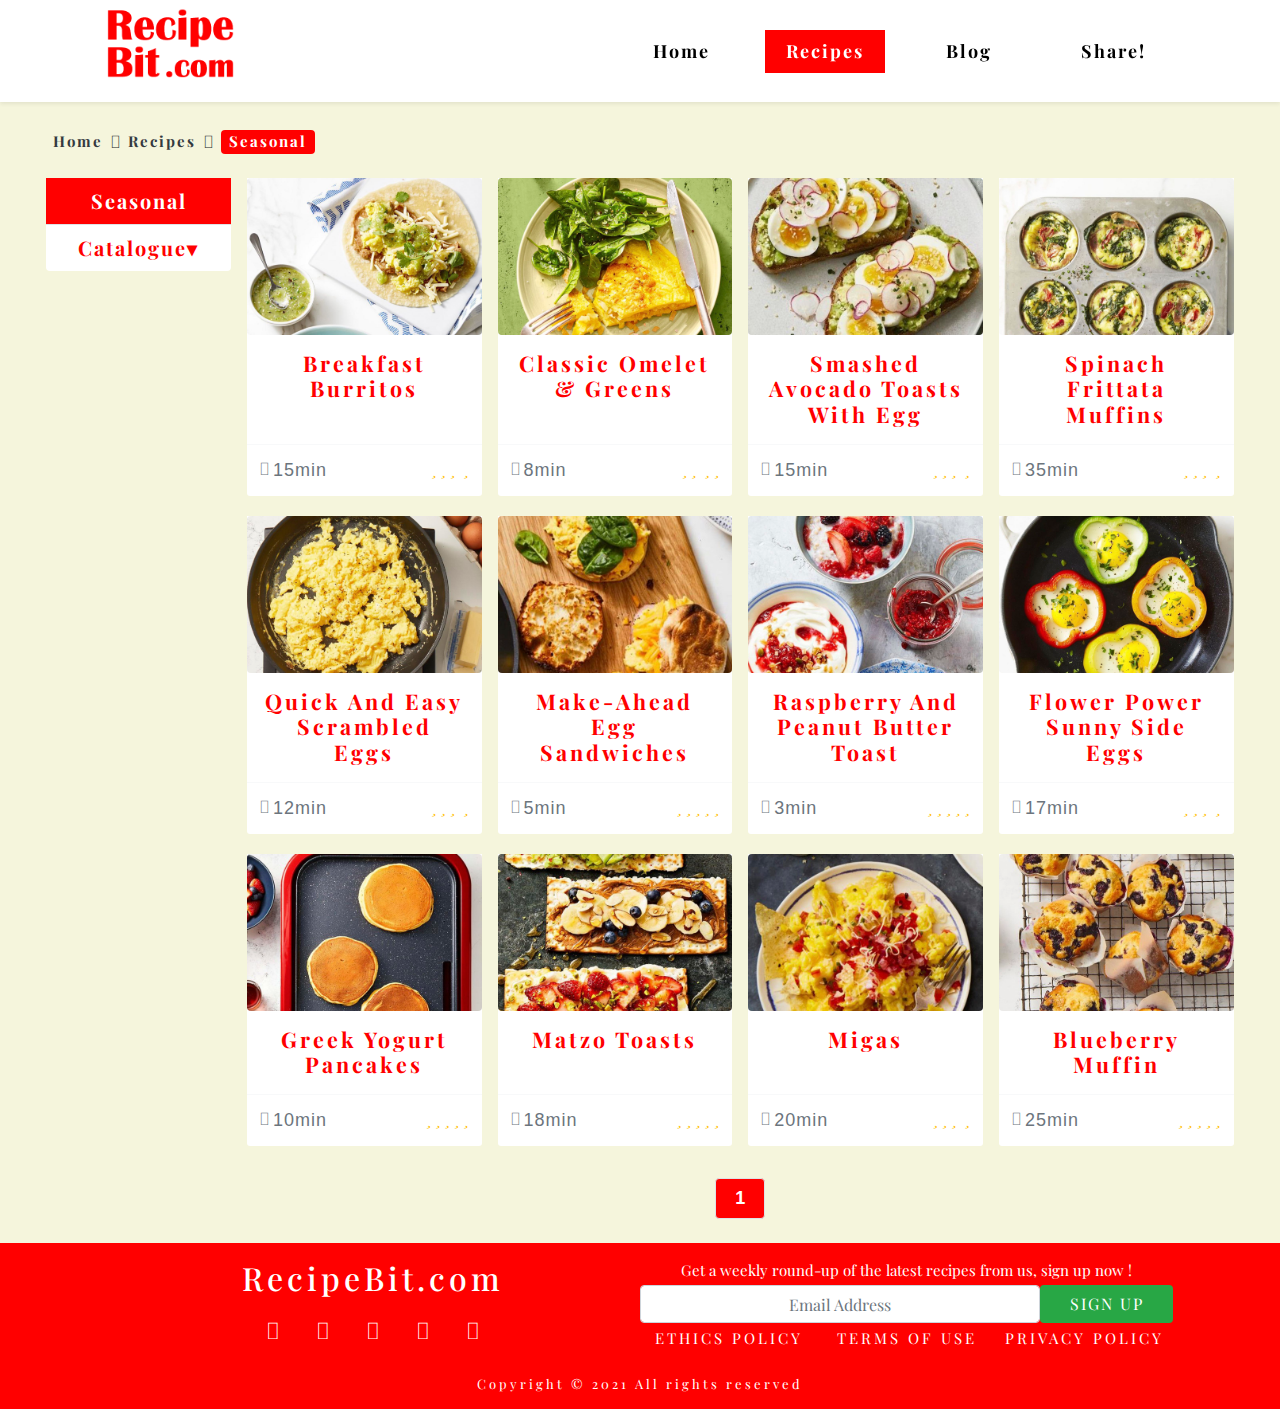
<file: recipe -seasonal.html>
﻿<!DOCTYPE html>
<html lang="en">
<head>
    <title>Seasonal</title>
    <meta charset="utf-8">
    <meta name="viewport" content="width=device-width, initial-scale=1">
    <link rel="stylesheet" href="css/recipe_style.css">
    <link rel="icon" type="image/x-icon" href="icon.png">
    <link rel="stylesheet" href="https://maxcdn.bootstrapcdn.com/bootstrap/4.5.2/css/bootstrap.min.css">
    <script src="https://ajax.googleapis.com/ajax/libs/jquery/3.3.1/jquery.min.js"></script>
    <script src="https://maxcdn.bootstrapcdn.com/bootstrap/4.0.0/js/bootstrap.min.js"></script>
    <link href="https://fonts.googleapis.com/css2?family=Playfair+Display:ital,wght@0,400;1,500&display=swap" rel="stylesheet">
    <link rel="stylesheet" href="https://cdnjs.cloudflare.com/ajax/libs/font-awesome/4.7.0/css/font-awesome.min.css">
    <link rel="stylesheet" href="https://pro.fontawesome.com/releases/v5.10.0/css/all.css" integrity="sha384-AYmEC3Yw5cVb3ZcuHtOA93w35dYTsvhLPVnYs9eStHfGJvOvKxVfELGroGkvsg+p" crossorigin="anonymous"/>

      <script>
$(function () {
  $('[data-toggle="tooltip"]').tooltip()
})
  </script>
    
</head>
<body style="background-color: #F5F5DC">
        <div class=" container-fluid text-center sticky-top bg-white shadow-sm" style=" padding:0px">
            
        <nav class="  col-10 mx-auto navbar navbar-expand-lg navbar-light px-0">
        <img src="img/5572497.png"  height="70" class="mb-3">

            <button class="navbar-toggler" type="button" data-toggle="collapse" data-target="#collapsibleNavbar">
                <span class="navbar-toggler-icon"></span>
            </button>

            <div class="collapse navbar-collapse" id="collapsibleNavbar">
            <ul class="navbar-nav mr-0 align-items-center">

                <li class="nav-item">
                    <a class="nav-link fontstyle " href="index.html">Home</a>
                </li>
                <li class="nav-item dropdown">
                    <a class="my-1 nav-link fontstyle ml-lg-4 navactive">Recipes</a>
                </li>
                <li class="nav-item" >
                    <a class="my-1 nav-link fontstyle ml-lg-4"  href="recipe.html">Blog</a>
                </li>
                <li class="nav-item" >
                    <a class="my-1 nav-link fontstyle ml-lg-4"  href="form.html">Share!</a>
                </li>
            </ul>
            </div>
        </nav>
        </div>
    
    
        <!-------------------------------------------------------------------------------->
        <div class="bc-icons-2 col-11 mx-auto mt-3 m-0 " style="padding: 0px" >
          <nav  class="m-0" aria-label="breadcrumb">
            <ol class="breadcrumb bg-transparent" style="padding-left: 0px; margin-bottom: 0" >
              <li class="breadcrumb-item ">
                  <a class=" list-unstyled text-dark breadcrumb-fontstyle" href="index.html">Home</a>
                  <i class="fas fa-angle-right mx-2 my-auto"></i>
              </li>
              <li class="breadcrumb-item p-0">
                  <a class=" list-unstyled text-dark breadcrumb-fontstyle" href="recipe.html">Recipes</a>
                  <i class="fas fa-angle-right mx-2 my-auto"></i>
              </li>
              <li class="breadcrumb-item breadcrumb-fontstyle bcactive px-2 rounded text-white">Seasonal</li>
            </ol>
          </nav>
        </div>
        <!-------------------------------------------------------------------------------->
    
    <div class="col-11 container-fluid mx-auto p-0 ">
        <div class="row">
            <div class="col-xl-2 col-lg-3 col-md-12 mt-1 p-2 text-center">
            <ul class="nav nav-pills flex-column bg-white rounded">
                <li class="nav-item border-bottom navactive"><a class="nav-link submenu text-white ">Seasonal</a></li>
                <li class="nav-item">
                    <a class="nav-link collapsed submenu" href="#submenu1" data-toggle="collapse" data-target="#submenu1">Catalogue</a>
                    <div class="collapse" id="submenu1" aria-expanded="false">
                        <ul class="flex-column nav">
                            <li class="nav-item"><a class="nav-link py-0 submenu my-2 p-0" href="recipe of the day.html">Recipe of the day</a></li>
                            <li class="nav-item"><a class="nav-link py-0 submenu my-2 " href="recipe-breakfast-page1.html">Breakfast</a></li>
                            <li class="nav-item"><a class="nav-link py-0 submenu my-2" href="recipe -vegan.html">Vegan</a></li>
                        </ul>
                    </div>
                </li>
            </ul>
            </div>
            <div class="col-xl-10 col-lg-9 col-md-12 ">
                <div class="row">
                
                <!-------------------------------------------------------------------------------->
                
                <div class="col-xs-12 col-sm-12 col-md-4 col-lg-4 col-xl-3  card  border-light m-0 p-2 border-0 mt-1 bg-transparent">
                    <a class="link-unstyled text-decoration-none bg-white stretched-link" href="recipe-SPAGHETTI%20BOLOGNESE.html">
                  <img class="card-img-top img-fluid rounded" src="img/breakfast-burritos1.jpg" >
                  </a>
                  <div class="card-body text-center card-styling p-3 pb-auto bg-white">
                        <h4 class="card-title m-0 text-capitalize">breakfast burritos</h4>
                  </div>
                    <div class="card-footer border-light bg-white mt-auto ">
                        <div class="row">
                        <div class="col-5 col-sm-5 col-md-5 col-lg-6 d-flex  justify-content-start pl-2  text-muted">
                            <span><i class="fas fa-history"></i></span>
                            <span class="px-1 time">15min</span>
                        </div>
                        <div class="col-7 col-sm-7 col-md-7 col-lg-6 d-flex justify-content-end pr-2 text-warning">
                            <span><i class="fas fa-star"></i></span>
                            <span><i class="fas fa-star pl-1"></i></span>
                            <span><i class="fas fa-star pl-1"></i></span>
                            <span><i class="fas fa-star-half-alt pl-1"></i></span>
                            <span><i class="far fa-star pl-1"></i></span>
                        </div>
                        </div>
                    </div>
                </div>

                <!-------------------------------------------------------------------------------->
                
                <div class="col-xs-12 col-sm-12 col-md-4 col-lg-4 col-xl-3  card  border-light m-0 p-2 border-0 mt-1 bg-transparent">
                    <a class="link-unstyled text-decoration-none bg-white stretched-link" href="recipe-SPAGHETTI%20BOLOGNESE.html">
                  <img class="card-img-top img-fluid rounded " src="img/classic-omelet-and-greens1.jpg" >
                  </a>
                  <div class="card-body text-center card-styling p-3 pb-auto bg-white">
                        <h4 class="card-title m-0 text-capitalize">classic omelet & greens</h4>
                  </div>
                    <div class="card-footer border-light bg-white mt-auto ">
                        <div class="row">
                        <div class="col-5 col-sm-5 col-md-5 col-lg-6 d-flex  justify-content-start pl-2  text-muted">
                            <span><i class="fas fa-history"></i></span>
                            <span class="px-1 time">8min</span>
                        </div>
                        <div class="col-7 col-sm-7 col-md-7 col-lg-6 d-flex justify-content-end pr-2 text-warning">
                            <span><i class="fas fa-star"></i></span>
                            <span><i class="fas fa-star pl-1"></i></span>
                            <span><i class="fas fa-star-half-alt pl-1"></i></span>
                            <span><i class="far fa-star pl-1"></i></span>
                            <span><i class="far fa-star pl-1"></i></span>
                        </div>
                        </div>
                    </div>
                </div>
                
                <!-------------------------------------------------------------------------------->
                
                <div class="col-xs-12 col-sm-12 col-md-4 col-lg-4 col-xl-3  card  border-light m-0 p-2 border-0 mt-1 bg-transparent">
                    <a class="link-unstyled text-decoration-none bg-white stretched-link" href="recipe-SPAGHETTI%20BOLOGNESE.html">
                  <img class="card-img-top img-fluid rounded " src="img/smashed-avocado-toasts-with-egg1.jpg" >
                  </a>
                  <div class="card-body text-center card-styling p-3 pb-auto bg-white">
                        <h4 class="card-title m-0 text-capitalize">smashed avocado toasts with egg</h4>
                  </div>
                    <div class="card-footer border-light bg-white mt-auto ">
                        <div class="row">
                        <div class="col-5 col-sm-5 col-md-5 col-lg-6 d-flex  justify-content-start pl-2  text-muted">
                            <span><i class="fas fa-history"></i></span>
                            <span class="px-1 time">15min</span>
                        </div>
                        <div class="col-7 col-sm-7 col-md-7 col-lg-6 d-flex justify-content-end pr-2 text-warning">
                            <span><i class="fas fa-star"></i></span>
                            <span><i class="fas fa-star pl-1"></i></span>
                            <span><i class="fas fa-star pl-1"></i></span>
                            <span><i class="fas fa-star-half-alt pl-1"></i></span>
                            <span><i class="far fa-star pl-1"></i></span>
                        </div>
                        </div>
                    </div>
                </div>
                
                <!-------------------------------------------------------------------------------->
                
                <div class="col-xs-12 col-sm-12 col-md-4 col-lg-4 col-xl-3  card  border-light m-0 p-2 border-0 mt-1 bg-transparent">
                    <a class="link-unstyled text-decoration-none bg-white stretched-link" href="recipe-SPAGHETTI%20BOLOGNESE.html">
                  <img class="card-img-top img-fluid rounded " src="img/spinach-frittata-muffins1.jpg" >
                  </a>
                  <div class="card-body text-center card-styling p-3 pb-auto bg-white">
                        <h4 class="card-title m-0 text-capitalize">spinach frittata muffins</h4>
                  </div>
                    <div class="card-footer border-light bg-white mt-auto ">
                        <div class="row">
                        <div class="col-5 col-sm-5 col-md-5 col-lg-6 d-flex  justify-content-start pl-2  text-muted">
                            <span><i class="fas fa-history"></i></span>
                            <span class="px-1 time">35min</span>
                        </div>
                        <div class="col-7 col-sm-7 col-md-7 col-lg-6 d-flex justify-content-end pr-2 text-warning">
                            <span><i class="fas fa-star"></i></span>
                            <span><i class="fas fa-star pl-1"></i></span>
                            <span><i class="fas fa-star pl-1"></i></span>
                            <span><i class="fas fa-star-half-alt pl-1"></i></span>
                            <span><i class="far fa-star pl-1"></i></span>
                        </div>
                        </div>
                    </div>
                </div>
                
                <!-------------------------------------------------------------------------------->
                
                <div class="col-xs-12 col-sm-12 col-md-4 col-lg-4 col-xl-3  card  border-light m-0 p-2 border-0 mt-1 bg-transparent">
                    <a class="link-unstyled text-decoration-none bg-white stretched-link" href="recipe-SPAGHETTI%20BOLOGNESE.html">
                  <img class="card-img-top img-fluid rounded " src="img/scrambled-eggs1.jpg" >
                  </a>
                  <div class="card-body text-center card-styling p-3 pb-auto bg-white">
                        <h4 class="card-title m-0 text-capitalize">Quick and Easy Scrambled Eggs</h4>
                  </div>
                    <div class="card-footer border-light bg-white mt-auto ">
                        <div class="row">
                        <div class="col-5 col-sm-5 col-md-5 col-lg-6 d-flex  justify-content-start pl-2  text-muted">
                            <span><i class="fas fa-history"></i></span>
                            <span class="px-1 time">12min</span>
                        </div>
                        <div class="col-7 col-sm-7 col-md-7 col-lg-6 d-flex justify-content-end pr-2 text-warning">
                            <span><i class="fas fa-star"></i></span>
                            <span><i class="fas fa-star pl-1"></i></span>
                            <span><i class="fas fa-star pl-1"></i></span>
                            <span><i class="fas fa-star-half-alt pl-1"></i></span>
                            <span><i class="far fa-star pl-1"></i></span>
                        </div>
                        </div>
                    </div>
                </div>
                
                <!-------------------------------------------------------------------------------->
                
                <div class="col-xs-12 col-sm-12 col-md-4 col-lg-4 col-xl-3  card  border-light m-0 p-2 border-0 mt-1 bg-transparent">
                    <a class="link-unstyled text-decoration-none bg-white stretched-link" href="recipe-SPAGHETTI%20BOLOGNESE.html">
                  <img class="card-img-top img-fluid rounded " src="img/quick-breakfasts-make-ahead-sandwiches1.jpg" >
                  </a>
                  <div class="card-body text-center card-styling p-3 pb-auto bg-white">
                        <h4 class="card-title m-0 text-capitalize">Make-Ahead Egg Sandwiches</h4>
                  </div>
                    <div class="card-footer border-light bg-white mt-auto ">
                        <div class="row">
                        <div class="col-5 col-sm-5 col-md-5 col-lg-6 d-flex  justify-content-start pl-2  text-muted">
                            <span><i class="fas fa-history"></i></span>
                            <span class="px-1 time">5min</span>
                        </div>
                        <div class="col-7 col-sm-7 col-md-7 col-lg-6 d-flex justify-content-end pr-2 text-warning">
                            <span><i class="fas fa-star"></i></span>
                            <span><i class="fas fa-star pl-1"></i></span>
                            <span><i class="fas fa-star pl-1"></i></span>
                            <span><i class="far fa-star pl-1"></i></span>
                            <span><i class="far fa-star pl-1"></i></span>
                        </div>
                        </div>
                    </div>
                </div>
                
                <!-------------------------------------------------------------------------------->
                
                <div class="col-xs-12 col-sm-12 col-md-4 col-lg-4 col-xl-3  card  border-light m-0 p-2 border-0 mt-1 bg-transparent">
                    <a class="link-unstyled text-decoration-none bg-white stretched-link" href="recipe-SPAGHETTI%20BOLOGNESE.html">
                  <img class="card-img-top img-fluid rounded " src="img/Raspberry-Chia Jam-and-Peanut Butter-Toast1.jpg" >
                  </a>
                  <div class="card-body text-center card-styling p-3 pb-auto bg-white">
                        <h4 class="card-title m-0 text-capitalize">Raspberry and Peanut Butter Toast</h4>
                  </div>
                    <div class="card-footer border-light bg-white mt-auto ">
                        <div class="row">
                        <div class="col-5 col-sm-5 col-md-5 col-lg-6 d-flex  justify-content-start pl-2  text-muted">
                            <span><i class="fas fa-history"></i></span>
                            <span class="px-1 time">3min</span>
                        </div>
                        <div class="col-7 col-sm-7 col-md-7 col-lg-6 d-flex justify-content-end pr-2 text-warning">
                            <span><i class="fas fa-star pl-1"></i></span>
                            <span><i class="fas fa-star pl-1"></i></span>
                            <span><i class="fas fa-star pl-1"></i></span>
                            <span><i class="fas fa-star pl-1"></i></span>
                            <span><i class="fas fa-star pl-1"></i></span>
                        </div>
                        </div>
                    </div>
                </div>
                
                <!-------------------------------------------------------------------------------->
                
                <div class="col-xs-12 col-sm-12 col-md-4 col-lg-4 col-xl-3  card  border-light m-0 p-2 border-0 mt-1 bg-transparent">
                    <a class="link-unstyled text-decoration-none bg-white stretched-link" href="recipe-SPAGHETTI%20BOLOGNESE.html">
                  <img class="card-img-top img-fluid rounded " src="img/flower-power-sunny-side-eggs1.jpg" >
                  </a>
                  <div class="card-body text-center card-styling p-3 pb-auto bg-white">
                        <h4 class="card-title m-0 text-capitalize">flower power sunny side eggs</h4>
                  </div>
                    <div class="card-footer border-light bg-white mt-auto ">
                        <div class="row">
                        <div class="col-5 col-sm-5 col-md-5 col-lg-6 d-flex  justify-content-start pl-2  text-muted">
                            <span><i class="fas fa-history"></i></span>
                            <span class="px-1 time">17min</span>
                        </div>
                        <div class="col-7 col-sm-7 col-md-7 col-lg-6 d-flex justify-content-end pr-2 text-warning">
                            <span><i class="fas fa-star"></i></span>
                            <span><i class="fas fa-star pl-1"></i></span>
                            <span><i class="fas fa-star pl-1"></i></span>
                            <span><i class="fas fa-star-half-alt pl-1"></i></span>
                            <span><i class="far fa-star pl-1"></i></span>
                        </div>
                        </div>
                    </div>
                </div>
                
                <!-------------------------------------------------------------------------------->
                
                <div class="col-xs-12 col-sm-12 col-md-4 col-lg-4 col-xl-3  card  border-light m-0 p-2 border-0 mt-1 bg-transparent">
                    <a class="link-unstyled text-decoration-none bg-white stretched-link" href="recipe-SPAGHETTI%20BOLOGNESE.html">
                  <img class="card-img-top img-fluid rounded " src="img/greek-yogurt-pancakes1.jpg" >
                  </a>
                  <div class="card-body text-center card-styling p-3 pb-auto bg-white">
                        <h4 class="card-title m-0 text-capitalize">greek yogurt pancakes</h4>
                  </div>
                    <div class="card-footer border-light bg-white mt-auto ">
                        <div class="row">
                        <div class="col-5 col-sm-5 col-md-5 col-lg-6 d-flex  justify-content-start pl-2  text-muted">
                            <span><i class="fas fa-history"></i></span>
                            <span class="px-1 time">10min</span>
                        </div>
                        <div class="col-7 col-sm-7 col-md-7 col-lg-6 d-flex justify-content-end pr-2 text-warning">
                            <span><i class="fas fa-star"></i></span>
                            <span><i class="fas fa-star pl-1"></i></span>
                            <span><i class="fas fa-star pl-1"></i></span>
                            <span><i class="far fa-star pl-1"></i></span>
                            <span><i class="far fa-star pl-1"></i></span>
                        </div>
                        </div>
                    </div>
                </div>
                
                <!-------------------------------------------------------------------------------->
                
                <div class="col-xs-12 col-sm-12 col-md-4 col-lg-4 col-xl-3  card  border-light m-0 p-2 border-0 mt-1 bg-transparent">
                    <a class="link-unstyled text-decoration-none bg-white stretched-link" href="recipe-SPAGHETTI%20BOLOGNESE.html">
                  <img class="card-img-top img-fluid rounded " src="img/matzo-toasts1.jpg" >
                  </a>
                  <div class="card-body text-center card-styling p-3 pb-auto bg-white">
                        <h4 class="card-title m-0 text-capitalize">matzo toasts</h4>
                  </div>
                    <div class="card-footer border-light bg-white mt-auto ">
                        <div class="row">
                        <div class="col-5 col-sm-5 col-md-5 col-lg-6 d-flex  justify-content-start pl-2  text-muted">
                            <span><i class="fas fa-history"></i></span>
                            <span class="px-1 time">18min</span>
                        </div>
                        <div class="col-7 col-sm-7 col-md-7 col-lg-6 d-flex justify-content-end pr-2 text-warning">
                            <span><i class="fas fa-star pl-1"></i></span>
                            <span><i class="fas fa-star pl-1"></i></span>
                            <span><i class="fas fa-star pl-1"></i></span>
                            <span><i class="fas fa-star pl-1"></i></span>
                            <span><i class="fas fa-star pl-1"></i></span>
                        </div>
                        </div>
                    </div>
                </div>
                
                <!-------------------------------------------------------------------------------->
                
                <div class="col-xs-12 col-sm-12 col-md-4 col-lg-4 col-xl-3 card border-light m-0 p-2 border-0 mt-1 bg-transparent">
                    <a class="link-unstyled text-decoration-none bg-white stretched-link" href="recipe-SPAGHETTI%20BOLOGNESE.html">
                  <img class="card-img-top img-fluid rounded " src="img/migas1.jpg" >
                  </a>
                  <div class="card-body text-center card-styling p-3 pb-auto bg-white">
                        <h4 class="card-title m-0 text-capitalize">migas</h4>
                  </div>
                    <div class="card-footer border-light bg-white mt-auto ">
                        <div class="row">
                        <div class="col-5 col-sm-5 col-md-5 col-lg-6 d-flex  justify-content-start pl-2  text-muted">
                            <span><i class="fas fa-history"></i></span>
                            <span class="px-1 time">20min</span>
                        </div>
                        <div class="col-7 col-sm-7 col-md-7 col-lg-6 d-flex justify-content-end pr-2 text-warning">
                            <span><i class="fas fa-star"></i></span>
                            <span><i class="fas fa-star pl-1"></i></span>
                            <span><i class="fas fa-star pl-1"></i></span>
                            <span><i class="fas fa-star-half-alt pl-1"></i></span>
                            <span><i class="far fa-star pl-1"></i></span>
                        </div>
                        </div>
                    </div>
                </div>
                
                <!-------------------------------------------------------------------------------->
                
                <div class="col-xs-12 col-sm-12 col-md-4 col-lg-4 col-xl-3  card  border-light m-0 p-2 border-0 mt-1 bg-transparent">
                    <a class="link-unstyled text-decoration-none bg-white stretched-link" href="recipe-SPAGHETTI%20BOLOGNESE.html">
                  <img class="card-img-top img-fluid rounded " src="img/blueberry-muffin1.jpg" >
                  </a>
                  <div class="card-body text-center card-styling p-3 pb-auto bg-white">
                        <h4 class="card-title m-0 text-capitalize">blueberry muffin</h4>
                  </div>
                    <div class="card-footer border-light bg-white mt-auto ">
                        <div class="row">
                        <div class="col-5 col-sm-5 col-md-5 col-lg-6 d-flex  justify-content-start pl-2  text-muted">
                            <span><i class="fas fa-history"></i></span>
                            <span class="px-1 time">25min</span>
                        </div>
                        <div class="col-7 col-sm-7 col-md-7 col-lg-6 d-flex justify-content-end pr-2 text-warning">
                            <span><i class="fas fa-star"></i></span>
                            <span><i class="fas fa-star pl-1"></i></span>
                            <span><i class="fas fa-star pl-1"></i></span>
                            <span><i class="far fa-star pl-1"></i></span>
                            <span><i class="far fa-star pl-1"></i></span>
                        </div>
                        </div>
                    </div>
                </div>
                
                
              </div>  
            </div>
            
            
            
            <div class="col-lg-2 hidden"></div>
            <div class="col-lg-10 m-0 my-4">
                    <nav aria-label="Page navigation example">
                      <ul class="pagination justify-content-center my-auto text-center">
                        <li class="page-item"><a class="page-link navactive ">1</a></li>
                      </ul>
                    </nav>
            </div>
            
        </div>
    </div>
    
   
        <footer>
            <div class="container-fluid col-10">
                <div class="row justify-content-center">
                    <div class="col-xl-6 col-lg-5 col-md-12 col-12 text-center mt-3">
                        <h2 class="footer-heading m-0 footer-header-style">RecipeBit.com</a></h2>
                        <div class="btn justify-content-center p-0 pt-3 pb-2">
                            <div class="btn-group-lg">
                                <button type="button" class="btn p-0">
                                    <a data-toggle="tooltip"  data-placement="bottom"  title="Join us on facebook" href="http://google.com/" target="_blank">
                                        <i class="icon-style px-lx-4 px-lg-3 px-md-4 px-2 fab fa-facebook-square"></i>
                                    </a>
                                </button>
                                <button type="button" class="btn p-0">
                                    <a data-toggle="tooltip"  data-placement="bottom"  title="Join us on twitter" href="http://google.com/" target="_blank">
                                        <i class="icon-style px-lx-4 px-lg-3 px-md-4 px-2 fab fa-twitter-square"></i>
                                    </a>
                                </button>
                                <button type="button" class="btn p-0">
                                    <a data-toggle="tooltip"  data-placement="bottom"  title="Join us on instagram" href="http://google.com/" target="_blank">
                                        <i class="icon-style px-lx-4 px-lg-3 px-md-4 px-2 fab fa-instagram"></i>
                                    </a>
                                </button>
                                <button type="button" class="btn p-0">
                                    <a data-toggle="tooltip"  data-placement="bottom"  title="Join us on pinterest" href="http://google.com/" target="_blank">
                                        <i class="icon-style px-lx-4 px-lg-3 px-md-4 px-2 fab fa-pinterest-square"></i>
                                    </a>
                                </button>
                                <button type="button" class="btn p-0">
                                    <a data-toggle="tooltip"  data-placement="bottom"  title="Join us on youtube" href="http://google.com/" target="_blank">
                                        <i class="icon-style px-lx-4 px-lg-3 px-md-4 px-2 fab fa-youtube-square "></i>
                                    </a>
                                </button>
                            </div>
                        </div>
                    </div>
                    <div class="col-xl-6 col-lg-7 col-md-8 col-10 my-md-2 mt-lg-3">
                        <div class="row">
                            <div class="col-12 p-0 text-justify r-fontstyle-signup text-center">
                                Get a weekly round-up of the latest recipes from us, sign up now !
                            </div>
                        <div class="col-lg-9 col-md-9 col-sm-8 col-12  align-self-center px-0 mt-1 btn-signup">
                        <form class="form-inline " style="width:100%">
                            <input class="form-control text-center text-capitalize" style="width:100%" type="Email"  placeholder="email address">
                        </form>
                        </div>
                        <div class="col-lg-3  col-md-3 col-sm-4 col-12 px-md-0 px-0 mt-sm-0 mt-2 text-center ">
                            <button class="btn mt-1 btn-block bg-success text-white btn-signup">SIGN UP</button>
                        </div>
                        </div>
                        <div class="col-12 text-white text-center p-0 mt-md-1">
                            <div class="row">
                                <div class="col-sm-4  col-12 p-0 my-2 my-sm-0 r-fontstyle-tnc">
                                <a class="link-unstyled text-decoration-none r-fontstyle-tnc"  href="">ETHICS POLICY</a>
                            </div>
                            <div class="col-sm-4 col-12 p-0 my-2 my-sm-0 r-fontstyle-tnc">
                                <a class="link-unstyled text-decoration-none r-fontstyle-tnc"  href="">TERMS OF USE</a>
                            </div>
                            <div class="col-sm-4 col-12 p-0 my-2 my-sm-0 r-fontstyle-tnc">
                                <a class="link-unstyled text-decoration-none r-fontstyle-tnc" href="">PRIVACY POLICY</a>
                            </div>
                            </div>
                        </div>
                    </div>
                        <div class="col-12 my-3">
                            <p class="copyright text-center m-0">Copyright &COPY; 2021 All rights reserved</p>
                        </div>
                </div>
            </div>

        </footer>
</body>

</html>
</file>
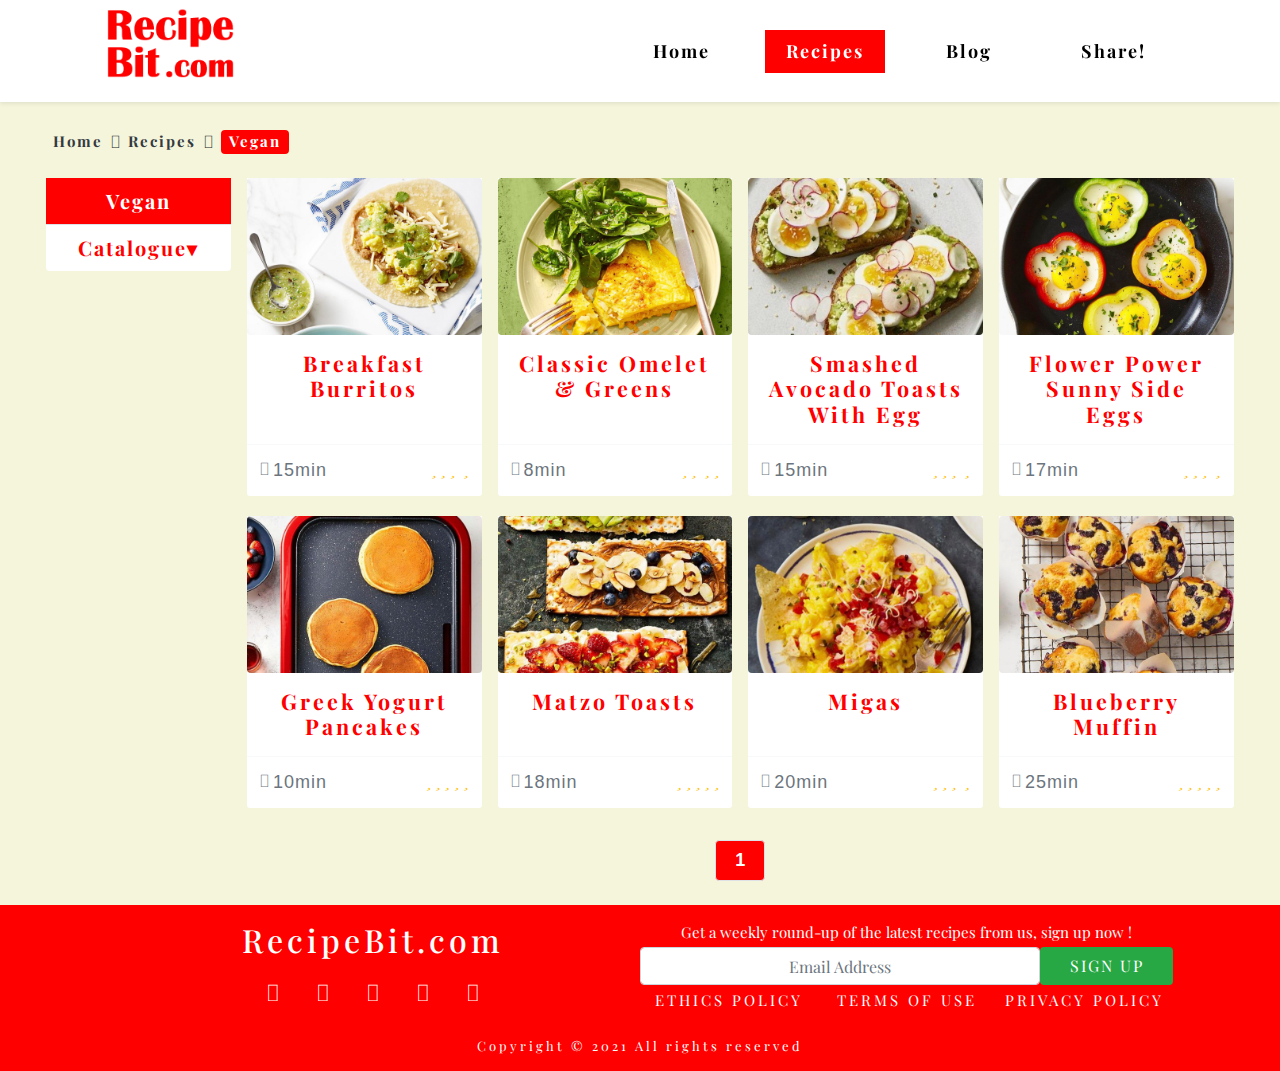
<file: recipe -vegan.html>
﻿<!DOCTYPE html>
<html lang="en">
<head>
    <title>Vegan</title>
    <meta charset="utf-8">
    <meta name="viewport" content="width=device-width, initial-scale=1">
    <link rel="stylesheet" href="css/recipe_style.css">
    <link rel="icon" type="image/x-icon" href="icon.png">
    <link rel="stylesheet" href="https://maxcdn.bootstrapcdn.com/bootstrap/4.5.2/css/bootstrap.min.css">
    <script src="https://ajax.googleapis.com/ajax/libs/jquery/3.3.1/jquery.min.js"></script>
    <script src="https://maxcdn.bootstrapcdn.com/bootstrap/4.0.0/js/bootstrap.min.js"></script>
    <link href="https://fonts.googleapis.com/css2?family=Playfair+Display:ital,wght@0,400;1,500&display=swap" rel="stylesheet">
    <link rel="stylesheet" href="https://cdnjs.cloudflare.com/ajax/libs/font-awesome/4.7.0/css/font-awesome.min.css">
    <link rel="stylesheet" href="https://pro.fontawesome.com/releases/v5.10.0/css/all.css" integrity="sha384-AYmEC3Yw5cVb3ZcuHtOA93w35dYTsvhLPVnYs9eStHfGJvOvKxVfELGroGkvsg+p" crossorigin="anonymous"/>

      <script>
$(function () {
  $('[data-toggle="tooltip"]').tooltip()
})
  </script>
    
</head>
<body style="background-color: #F5F5DC">
        <div class=" container-fluid text-center sticky-top bg-white shadow-sm" style=" padding:0px">
            
        <nav class="  col-10 mx-auto navbar navbar-expand-lg navbar-light px-0">
        <img src="img/5572497.png"  height="70" class="mb-3">

            <button class="navbar-toggler" type="button" data-toggle="collapse" data-target="#collapsibleNavbar">
                <span class="navbar-toggler-icon"></span>
            </button>

            <div class="collapse navbar-collapse" id="collapsibleNavbar">
            <ul class="navbar-nav mr-0 align-items-center">

                <li class="nav-item">
                    <a class="nav-link fontstyle " href="index.html">Home</a>
                </li>
                <li class="nav-item dropdown">
                    <a class="my-1 nav-link fontstyle ml-lg-4 navactive">Recipes</a>
                </li>
                <li class="nav-item" >
                    <a class="my-1 nav-link fontstyle ml-lg-4"  href="recipe.html">Blog</a>
                </li>
                <li class="nav-item" >
                    <a class="my-1 nav-link fontstyle ml-lg-4"  href="form.html">Share!</a>
                </li>
            </ul>
            </div>
        </nav>
        </div>
    
    
        <!-------------------------------------------------------------------------------->
        <div class="bc-icons-2 col-11 mx-auto mt-3 m-0 " style="padding: 0px" >
          <nav  class="m-0" aria-label="breadcrumb">
            <ol class="breadcrumb bg-transparent" style="padding-left: 0px; margin-bottom: 0" >
              <li class="breadcrumb-item ">
                  <a class=" list-unstyled text-dark breadcrumb-fontstyle" href="index.html">Home</a>
                  <i class="fas fa-angle-right mx-2 my-auto"></i>
              </li>
              <li class="breadcrumb-item p-0">
                  <a class=" list-unstyled text-dark breadcrumb-fontstyle" href="recipe.html">Recipes</a>
                  <i class="fas fa-angle-right mx-2 my-auto"></i>
              </li>
              <li class="breadcrumb-item breadcrumb-fontstyle bcactive px-2 rounded text-white">Vegan</li>
            </ol>
          </nav>
        </div>
        <!-------------------------------------------------------------------------------->
    
    <div class="col-11 container-fluid mx-auto p-0 ">
        <div class="row">
            <div class="col-xl-2 col-lg-3 col-md-12 mt-1 p-2 text-center">
            <ul class="nav nav-pills flex-column bg-white rounded">
                <li class="nav-item border-bottom navactive"><a class="nav-link submenu text-white ">Vegan</a></li>
                <li class="nav-item">
                    <a class="nav-link collapsed submenu" href="#submenu1" data-toggle="collapse" data-target="#submenu1">Catalogue</a>
                    <div class="collapse" id="submenu1" aria-expanded="false">
                        <ul class="flex-column nav">
                            <li class="nav-item"><a class="nav-link py-0 submenu my-2 p-0" href="recipe of the day.html">Recipe of the day</a></li>
                            <li class="nav-item"><a class="nav-link py-0 submenu my-2" href="recipe%20-Seasonal.html">Seasonal</a></li>
                            <li class="nav-item"><a class="nav-link py-0 submenu my-2 " href="recipe-breakfast-page1.html">Breakfast</a></li>
                        </ul>
                    </div>
                </li>
            </ul>
            </div>
            <div class="col-xl-10 col-lg-9 col-md-12 ">
                <div class="row">
                
                <!-------------------------------------------------------------------------------->
                
                <div class="col-xs-12 col-sm-12 col-md-4 col-lg-4 col-xl-3  card  border-light m-0 p-2 border-0 mt-1 bg-transparent">
                    <a class="link-unstyled text-decoration-none bg-white stretched-link" href="recipe-SPAGHETTI%20BOLOGNESE.html">
                  <img class="card-img-top img-fluid rounded" src="img/breakfast-burritos1.jpg" >
                  </a>
                  <div class="card-body text-center card-styling p-3 pb-auto bg-white">
                        <h4 class="card-title m-0 text-capitalize">breakfast burritos</h4>
                  </div>
                    <div class="card-footer border-light bg-white mt-auto ">
                        <div class="row">
                        <div class="col-5 col-sm-5 col-md-5 col-lg-6 d-flex  justify-content-start pl-2  text-muted">
                            <span><i class="fas fa-history"></i></span>
                            <span class="px-1 time">15min</span>
                        </div>
                        <div class="col-7 col-sm-7 col-md-7 col-lg-6 d-flex justify-content-end pr-2 text-warning">
                            <span><i class="fas fa-star"></i></span>
                            <span><i class="fas fa-star pl-1"></i></span>
                            <span><i class="fas fa-star pl-1"></i></span>
                            <span><i class="fas fa-star-half-alt pl-1"></i></span>
                            <span><i class="far fa-star pl-1"></i></span>
                        </div>
                        </div>
                    </div>
                </div>

                <!-------------------------------------------------------------------------------->
                
                <div class="col-xs-12 col-sm-12 col-md-4 col-lg-4 col-xl-3  card  border-light m-0 p-2 border-0 mt-1 bg-transparent">
                    <a class="link-unstyled text-decoration-none bg-white stretched-link" href="recipe-SPAGHETTI%20BOLOGNESE.html">
                  <img class="card-img-top img-fluid rounded " src="img/classic-omelet-and-greens1.jpg" >
                  </a>
                  <div class="card-body text-center card-styling p-3 pb-auto bg-white">
                        <h4 class="card-title m-0 text-capitalize">classic omelet & greens</h4>
                  </div>
                    <div class="card-footer border-light bg-white mt-auto ">
                        <div class="row">
                        <div class="col-5 col-sm-5 col-md-5 col-lg-6 d-flex  justify-content-start pl-2  text-muted">
                            <span><i class="fas fa-history"></i></span>
                            <span class="px-1 time">8min</span>
                        </div>
                        <div class="col-7 col-sm-7 col-md-7 col-lg-6 d-flex justify-content-end pr-2 text-warning">
                            <span><i class="fas fa-star"></i></span>
                            <span><i class="fas fa-star pl-1"></i></span>
                            <span><i class="fas fa-star-half-alt pl-1"></i></span>
                            <span><i class="far fa-star pl-1"></i></span>
                            <span><i class="far fa-star pl-1"></i></span>
                        </div>
                        </div>
                    </div>
                </div>
                
                <!-------------------------------------------------------------------------------->
                
                <div class="col-xs-12 col-sm-12 col-md-4 col-lg-4 col-xl-3  card  border-light m-0 p-2 border-0 mt-1 bg-transparent">
                    <a class="link-unstyled text-decoration-none bg-white stretched-link" href="recipe-SPAGHETTI%20BOLOGNESE.html">
                  <img class="card-img-top img-fluid rounded " src="img/smashed-avocado-toasts-with-egg1.jpg" >
                  </a>
                  <div class="card-body text-center card-styling p-3 pb-auto bg-white">
                        <h4 class="card-title m-0 text-capitalize">smashed avocado toasts with egg</h4>
                  </div>
                    <div class="card-footer border-light bg-white mt-auto ">
                        <div class="row">
                        <div class="col-5 col-sm-5 col-md-5 col-lg-6 d-flex  justify-content-start pl-2  text-muted">
                            <span><i class="fas fa-history"></i></span>
                            <span class="px-1 time">15min</span>
                        </div>
                        <div class="col-7 col-sm-7 col-md-7 col-lg-6 d-flex justify-content-end pr-2 text-warning">
                            <span><i class="fas fa-star"></i></span>
                            <span><i class="fas fa-star pl-1"></i></span>
                            <span><i class="fas fa-star pl-1"></i></span>
                            <span><i class="fas fa-star-half-alt pl-1"></i></span>
                            <span><i class="far fa-star pl-1"></i></span>
                        </div>
                        </div>
                    </div>
                </div>
                
                
                
                <!-------------------------------------------------------------------------------->
                
                <div class="col-xs-12 col-sm-12 col-md-4 col-lg-4 col-xl-3  card  border-light m-0 p-2 border-0 mt-1 bg-transparent">
                    <a class="link-unstyled text-decoration-none bg-white stretched-link" href="recipe-SPAGHETTI%20BOLOGNESE.html">
                  <img class="card-img-top img-fluid rounded " src="img/flower-power-sunny-side-eggs1.jpg" >
                  </a>
                  <div class="card-body text-center card-styling p-3 pb-auto bg-white">
                        <h4 class="card-title m-0 text-capitalize">flower power sunny side eggs</h4>
                  </div>
                    <div class="card-footer border-light bg-white mt-auto ">
                        <div class="row">
                        <div class="col-5 col-sm-5 col-md-5 col-lg-6 d-flex  justify-content-start pl-2  text-muted">
                            <span><i class="fas fa-history"></i></span>
                            <span class="px-1 time">17min</span>
                        </div>
                        <div class="col-7 col-sm-7 col-md-7 col-lg-6 d-flex justify-content-end pr-2 text-warning">
                            <span><i class="fas fa-star"></i></span>
                            <span><i class="fas fa-star pl-1"></i></span>
                            <span><i class="fas fa-star pl-1"></i></span>
                            <span><i class="fas fa-star-half-alt pl-1"></i></span>
                            <span><i class="far fa-star pl-1"></i></span>
                        </div>
                        </div>
                    </div>
                </div>
                
                <!-------------------------------------------------------------------------------->
                
                <div class="col-xs-12 col-sm-12 col-md-4 col-lg-4 col-xl-3  card  border-light m-0 p-2 border-0 mt-1 bg-transparent">
                    <a class="link-unstyled text-decoration-none bg-white stretched-link" href="recipe-SPAGHETTI%20BOLOGNESE.html">
                  <img class="card-img-top img-fluid rounded " src="img/greek-yogurt-pancakes1.jpg" >
                  </a>
                  <div class="card-body text-center card-styling p-3 pb-auto bg-white">
                        <h4 class="card-title m-0 text-capitalize">greek yogurt pancakes</h4>
                  </div>
                    <div class="card-footer border-light bg-white mt-auto ">
                        <div class="row">
                        <div class="col-5 col-sm-5 col-md-5 col-lg-6 d-flex  justify-content-start pl-2  text-muted">
                            <span><i class="fas fa-history"></i></span>
                            <span class="px-1 time">10min</span>
                        </div>
                        <div class="col-7 col-sm-7 col-md-7 col-lg-6 d-flex justify-content-end pr-2 text-warning">
                            <span><i class="fas fa-star"></i></span>
                            <span><i class="fas fa-star pl-1"></i></span>
                            <span><i class="fas fa-star pl-1"></i></span>
                            <span><i class="far fa-star pl-1"></i></span>
                            <span><i class="far fa-star pl-1"></i></span>
                        </div>
                        </div>
                    </div>
                </div>
                
                <!-------------------------------------------------------------------------------->
                
                <div class="col-xs-12 col-sm-12 col-md-4 col-lg-4 col-xl-3  card  border-light m-0 p-2 border-0 mt-1 bg-transparent">
                    <a class="link-unstyled text-decoration-none bg-white stretched-link" href="recipe-SPAGHETTI%20BOLOGNESE.html">
                  <img class="card-img-top img-fluid rounded " src="img/matzo-toasts1.jpg" >
                  </a>
                  <div class="card-body text-center card-styling p-3 pb-auto bg-white">
                        <h4 class="card-title m-0 text-capitalize">matzo toasts</h4>
                  </div>
                    <div class="card-footer border-light bg-white mt-auto ">
                        <div class="row">
                        <div class="col-5 col-sm-5 col-md-5 col-lg-6 d-flex  justify-content-start pl-2  text-muted">
                            <span><i class="fas fa-history"></i></span>
                            <span class="px-1 time">18min</span>
                        </div>
                        <div class="col-7 col-sm-7 col-md-7 col-lg-6 d-flex justify-content-end pr-2 text-warning">
                            <span><i class="fas fa-star pl-1"></i></span>
                            <span><i class="fas fa-star pl-1"></i></span>
                            <span><i class="fas fa-star pl-1"></i></span>
                            <span><i class="fas fa-star pl-1"></i></span>
                            <span><i class="fas fa-star pl-1"></i></span>
                        </div>
                        </div>
                    </div>
                </div>
                
                <!-------------------------------------------------------------------------------->
                
                <div class="col-xs-12 col-sm-12 col-md-4 col-lg-4 col-xl-3 card border-light m-0 p-2 border-0 mt-1 bg-transparent">
                    <a class="link-unstyled text-decoration-none bg-white stretched-link" href="recipe-SPAGHETTI%20BOLOGNESE.html">
                  <img class="card-img-top img-fluid rounded " src="img/migas1.jpg" >
                  </a>
                  <div class="card-body text-center card-styling p-3 pb-auto bg-white">
                        <h4 class="card-title m-0 text-capitalize">migas</h4>
                  </div>
                    <div class="card-footer border-light bg-white mt-auto ">
                        <div class="row">
                        <div class="col-5 col-sm-5 col-md-5 col-lg-6 d-flex  justify-content-start pl-2  text-muted">
                            <span><i class="fas fa-history"></i></span>
                            <span class="px-1 time">20min</span>
                        </div>
                        <div class="col-7 col-sm-7 col-md-7 col-lg-6 d-flex justify-content-end pr-2 text-warning">
                            <span><i class="fas fa-star"></i></span>
                            <span><i class="fas fa-star pl-1"></i></span>
                            <span><i class="fas fa-star pl-1"></i></span>
                            <span><i class="fas fa-star-half-alt pl-1"></i></span>
                            <span><i class="far fa-star pl-1"></i></span>
                        </div>
                        </div>
                    </div>
                </div>
                
                <!-------------------------------------------------------------------------------->
                
                <div class="col-xs-12 col-sm-12 col-md-4 col-lg-4 col-xl-3  card  border-light m-0 p-2 border-0 mt-1 bg-transparent">
                    <a class="link-unstyled text-decoration-none bg-white stretched-link" href="recipe-SPAGHETTI%20BOLOGNESE.html">
                  <img class="card-img-top img-fluid rounded " src="img/blueberry-muffin1.jpg" >
                  </a>
                  <div class="card-body text-center card-styling p-3 pb-auto bg-white">
                        <h4 class="card-title m-0 text-capitalize">blueberry muffin</h4>
                  </div>
                    <div class="card-footer border-light bg-white mt-auto ">
                        <div class="row">
                        <div class="col-5 col-sm-5 col-md-5 col-lg-6 d-flex  justify-content-start pl-2  text-muted">
                            <span><i class="fas fa-history"></i></span>
                            <span class="px-1 time">25min</span>
                        </div>
                        <div class="col-7 col-sm-7 col-md-7 col-lg-6 d-flex justify-content-end pr-2 text-warning">
                            <span><i class="fas fa-star"></i></span>
                            <span><i class="fas fa-star pl-1"></i></span>
                            <span><i class="fas fa-star pl-1"></i></span>
                            <span><i class="far fa-star pl-1"></i></span>
                            <span><i class="far fa-star pl-1"></i></span>
                        </div>
                        </div>
                    </div>
                </div>
                
                
              </div>  
            </div>
            
            
            
            <div class="col-lg-2 hidden"></div>
            <div class="col-lg-10 m-0 my-4">
                    <nav aria-label="Page navigation example">
                      <ul class="pagination justify-content-center my-auto text-center">
                        <li class="page-item"><a class="page-link navactive ">1</a></li>
                      </ul>
                    </nav>
            </div>
            
        </div>
    </div>
    
   
        <footer>
            <div class="container-fluid col-10">
                <div class="row justify-content-center">
                    <div class="col-xl-6 col-lg-5 col-md-12 col-12 text-center mt-3">
                        <h2 class="footer-heading m-0 footer-header-style">RecipeBit.com</a></h2>
                        <div class="btn justify-content-center p-0 pt-3 pb-2">
                            <div class="btn-group-lg">
                                <button type="button" class="btn p-0">
                                    <a data-toggle="tooltip"  data-placement="bottom"  title="Join us on facebook" href="http://google.com/" target="_blank">
                                        <i class="icon-style px-lx-4 px-lg-3 px-md-4 px-2 fab fa-facebook-square"></i>
                                    </a>
                                </button>
                                <button type="button" class="btn p-0">
                                    <a data-toggle="tooltip"  data-placement="bottom"  title="Join us on twitter" href="http://google.com/" target="_blank">
                                        <i class="icon-style px-lx-4 px-lg-3 px-md-4 px-2 fab fa-twitter-square"></i>
                                    </a>
                                </button>
                                <button type="button" class="btn p-0">
                                    <a data-toggle="tooltip"  data-placement="bottom"  title="Join us on instagram" href="http://google.com/" target="_blank">
                                        <i class="icon-style px-lx-4 px-lg-3 px-md-4 px-2 fab fa-instagram"></i>
                                    </a>
                                </button>
                                <button type="button" class="btn p-0">
                                    <a data-toggle="tooltip"  data-placement="bottom"  title="Join us on pinterest" href="http://google.com/" target="_blank">
                                        <i class="icon-style px-lx-4 px-lg-3 px-md-4 px-2 fab fa-pinterest-square"></i>
                                    </a>
                                </button>
                                <button type="button" class="btn p-0">
                                    <a data-toggle="tooltip"  data-placement="bottom"  title="Join us on youtube" href="http://google.com/" target="_blank">
                                        <i class="icon-style px-lx-4 px-lg-3 px-md-4 px-2 fab fa-youtube-square "></i>
                                    </a>
                                </button>
                            </div>
                        </div>
                    </div>
                    <div class="col-xl-6 col-lg-7 col-md-8 col-10 my-md-2 mt-lg-3">
                        <div class="row">
                            <div class="col-12 p-0 text-justify r-fontstyle-signup text-center">
                                Get a weekly round-up of the latest recipes from us, sign up now !
                            </div>
                        <div class="col-lg-9 col-md-9 col-sm-8 col-12  align-self-center px-0 mt-1 btn-signup">
                        <form class="form-inline " style="width:100%">
                            <input class="form-control text-center text-capitalize" style="width:100%" type="Email"  placeholder="email address">
                        </form>
                        </div>
                        <div class="col-lg-3  col-md-3 col-sm-4 col-12 px-md-0 px-0 mt-sm-0 mt-2 text-center ">
                            <button class="btn mt-1 btn-block bg-success text-white btn-signup">SIGN UP</button>
                        </div>
                        </div>
                        <div class="col-12 text-white text-center p-0 mt-md-1">
                            <div class="row">
                                <div class="col-sm-4  col-12 p-0 my-2 my-sm-0 r-fontstyle-tnc">
                                <a class="link-unstyled text-decoration-none r-fontstyle-tnc"  href="">ETHICS POLICY</a>
                            </div>
                            <div class="col-sm-4 col-12 p-0 my-2 my-sm-0 r-fontstyle-tnc">
                                <a class="link-unstyled text-decoration-none r-fontstyle-tnc"  href="">TERMS OF USE</a>
                            </div>
                            <div class="col-sm-4 col-12 p-0 my-2 my-sm-0 r-fontstyle-tnc">
                                <a class="link-unstyled text-decoration-none r-fontstyle-tnc" href="">PRIVACY POLICY</a>
                            </div>
                            </div>
                        </div>
                    </div>
                        <div class="col-12 my-3">
                            <p class="copyright text-center m-0">Copyright &COPY; 2021 All rights reserved</p>
                        </div>
                </div>
            </div>

        </footer>
</body>

</html>
</file>
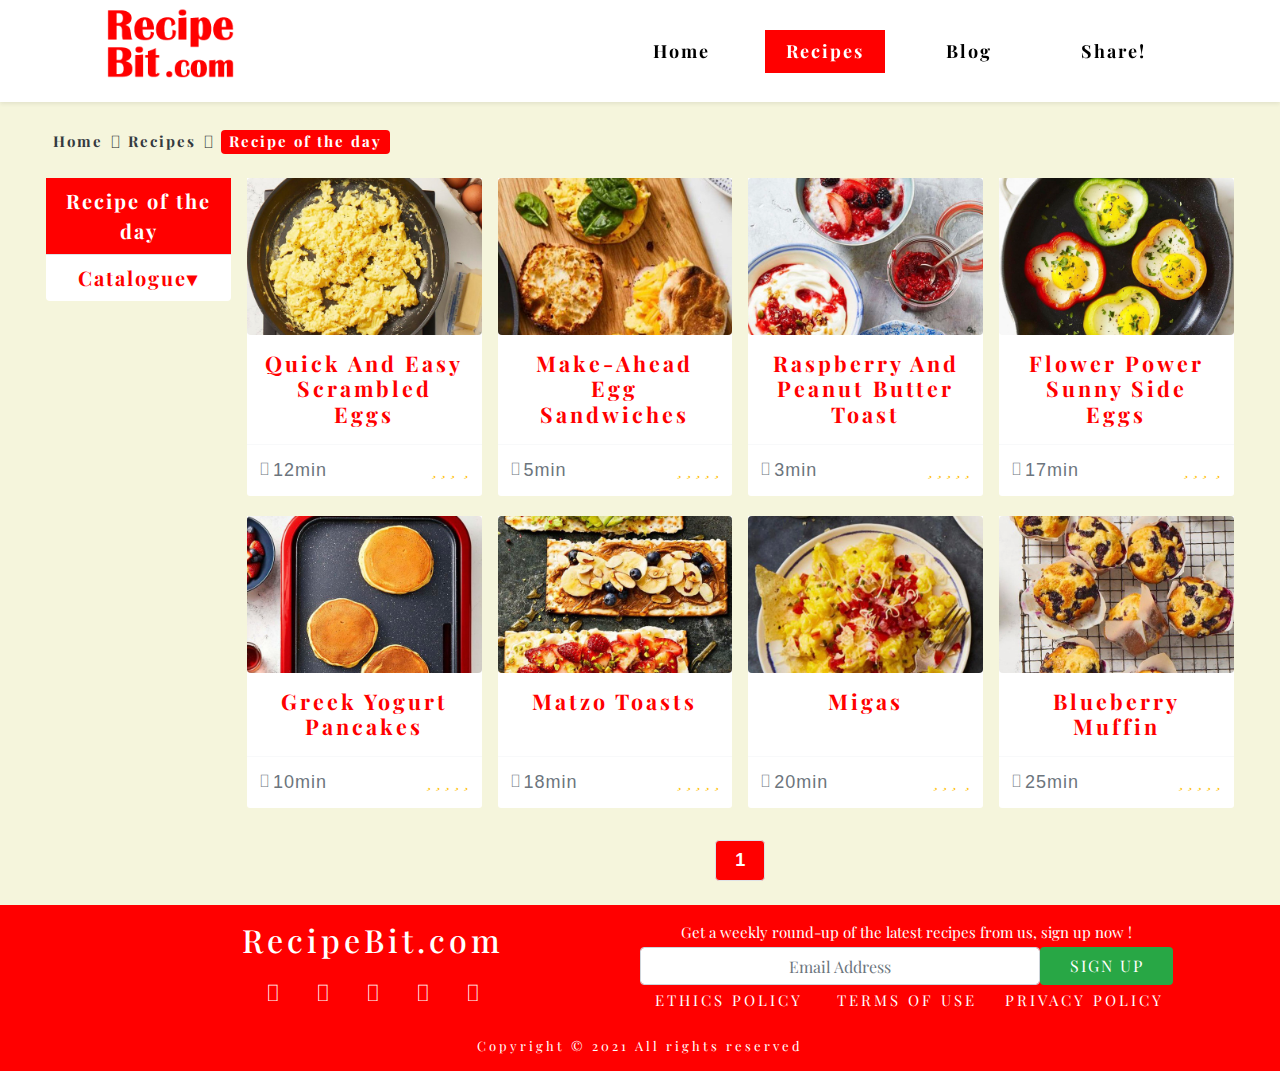
<file: recipe of the day.html>
﻿<!DOCTYPE html>
<html lang="en">
<head>
    <title>Recipe of The Day</title>
    <meta charset="utf-8">
    <meta name="viewport" content="width=device-width, initial-scale=1">
    <link rel="stylesheet" href="css/recipe_style.css">
    <link rel="icon" type="image/x-icon" href="icon.png">
    <link rel="stylesheet" href="https://maxcdn.bootstrapcdn.com/bootstrap/4.5.2/css/bootstrap.min.css">
    <script src="https://ajax.googleapis.com/ajax/libs/jquery/3.3.1/jquery.min.js"></script>
    <script src="https://maxcdn.bootstrapcdn.com/bootstrap/4.0.0/js/bootstrap.min.js"></script>
    <link href="https://fonts.googleapis.com/css2?family=Playfair+Display:ital,wght@0,400;1,500&display=swap" rel="stylesheet">
    <link rel="stylesheet" href="https://cdnjs.cloudflare.com/ajax/libs/font-awesome/4.7.0/css/font-awesome.min.css">
    <link rel="stylesheet" href="https://pro.fontawesome.com/releases/v5.10.0/css/all.css" integrity="sha384-AYmEC3Yw5cVb3ZcuHtOA93w35dYTsvhLPVnYs9eStHfGJvOvKxVfELGroGkvsg+p" crossorigin="anonymous"/>

      <script>
$(function () {
  $('[data-toggle="tooltip"]').tooltip()
})
  </script>
    
</head>
<body style="background-color: #F5F5DC">
        <div class=" container-fluid text-center sticky-top bg-white shadow-sm" style=" padding:0px">
            
        <nav class="  col-10 mx-auto navbar navbar-expand-lg navbar-light px-0">
        <img src="img/5572497.png"  height="70" class="mb-3">

            <button class="navbar-toggler" type="button" data-toggle="collapse" data-target="#collapsibleNavbar">
                <span class="navbar-toggler-icon"></span>
            </button>

            <div class="collapse navbar-collapse" id="collapsibleNavbar">
            <ul class="navbar-nav mr-0 align-items-center">

                <li class="nav-item">
                    <a class="nav-link fontstyle " href="index.html">Home</a>
                </li>
                <li class="nav-item dropdown">
                    <a class="my-1 nav-link fontstyle ml-lg-4 navactive">Recipes</a>
                </li>
                <li class="nav-item" >
                    <a class="my-1 nav-link fontstyle ml-lg-4"  href="recipe.html">Blog</a>
                </li>
                <li class="nav-item" >
                    <a class="my-1 nav-link fontstyle ml-lg-4"  href="form.html">Share!</a>
                </li>
            </ul>
            </div>
        </nav>
        </div>
    
    
        <!-------------------------------------------------------------------------------->
        <div class="bc-icons-2 col-11 mx-auto mt-3 m-0 " style="padding: 0px" >
          <nav  class="m-0" aria-label="breadcrumb">
            <ol class="breadcrumb bg-transparent" style="padding-left: 0px; margin-bottom: 0" >
              <li class="breadcrumb-item ">
                  <a class=" list-unstyled text-dark breadcrumb-fontstyle" href="index.html">Home</a>
                  <i class="fas fa-angle-right mx-2 my-auto"></i>
              </li>
              <li class="breadcrumb-item p-0">
                  <a class=" list-unstyled text-dark breadcrumb-fontstyle" href="recipe.html">Recipes</a>
                  <i class="fas fa-angle-right mx-2 my-auto"></i>
              </li>
              <li class="breadcrumb-item breadcrumb-fontstyle bcactive px-2 rounded text-white">Recipe of the day</li>
            </ol>
          </nav>
        </div>
        <!-------------------------------------------------------------------------------->
    
    <div class="col-11 container-fluid mx-auto p-0 ">
        <div class="row">
            <div class="col-xl-2 col-lg-3 col-md-12 mt-1 p-2 text-center">
            <ul class="nav nav-pills flex-column bg-white rounded">
                <li class="nav-item border-bottom navactive"><a class="nav-link submenu text-white ">Recipe of the day</a></li>
                <li class="nav-item">
                    <a class="nav-link collapsed submenu" href="#submenu1" data-toggle="collapse" data-target="#submenu1">Catalogue</a>
                    <div class="collapse" id="submenu1" aria-expanded="false">
                        <ul class="flex-column nav">
                            <li class="nav-item"><a class="nav-link py-0 submenu my-2" href="recipe%20-Seasonal.html">Seasonal</a></li>
                            <li class="nav-item"><a class="nav-link py-0 submenu my-2 " href="recipe-breakfast-page1.html">Breakfast</a></li>
                            <li class="nav-item"><a class="nav-link py-0 submenu my-2" href="recipe -vegan.html">Vegan</a></li>
                        </ul>
                    </div>
                </li>
            </ul>
            </div>
            <div class="col-xl-10 col-lg-9 col-md-12 ">
                <div class="row">
                
                <div class="col-xs-12 col-sm-12 col-md-4 col-lg-4 col-xl-3  card  border-light m-0 p-2 border-0 mt-1 bg-transparent">
                    <a class="link-unstyled text-decoration-none bg-white stretched-link" href="recipe-SPAGHETTI%20BOLOGNESE.html">
                  <img class="card-img-top img-fluid rounded " src="img/scrambled-eggs1.jpg" >
                  </a>
                  <div class="card-body text-center card-styling p-3 pb-auto bg-white">
                        <h4 class="card-title m-0 text-capitalize">Quick and Easy Scrambled Eggs</h4>
                  </div>
                    <div class="card-footer border-light bg-white mt-auto ">
                        <div class="row">
                        <div class="col-5 col-sm-5 col-md-5 col-lg-6 d-flex  justify-content-start pl-2  text-muted">
                            <span><i class="fas fa-history"></i></span>
                            <span class="px-1 time">12min</span>
                        </div>
                        <div class="col-7 col-sm-7 col-md-7 col-lg-6 d-flex justify-content-end pr-2 text-warning">
                            <span><i class="fas fa-star"></i></span>
                            <span><i class="fas fa-star pl-1"></i></span>
                            <span><i class="fas fa-star pl-1"></i></span>
                            <span><i class="fas fa-star-half-alt pl-1"></i></span>
                            <span><i class="far fa-star pl-1"></i></span>
                        </div>
                        </div>
                    </div>
                </div>
                
                <!-------------------------------------------------------------------------------->
                
                <div class="col-xs-12 col-sm-12 col-md-4 col-lg-4 col-xl-3  card  border-light m-0 p-2 border-0 mt-1 bg-transparent">
                    <a class="link-unstyled text-decoration-none bg-white stretched-link" href="recipe-SPAGHETTI%20BOLOGNESE.html">
                  <img class="card-img-top img-fluid rounded " src="img/quick-breakfasts-make-ahead-sandwiches1.jpg" >
                  </a>
                  <div class="card-body text-center card-styling p-3 pb-auto bg-white">
                        <h4 class="card-title m-0 text-capitalize">Make-Ahead Egg Sandwiches</h4>
                  </div>
                    <div class="card-footer border-light bg-white mt-auto ">
                        <div class="row">
                        <div class="col-5 col-sm-5 col-md-5 col-lg-6 d-flex  justify-content-start pl-2  text-muted">
                            <span><i class="fas fa-history"></i></span>
                            <span class="px-1 time">5min</span>
                        </div>
                        <div class="col-7 col-sm-7 col-md-7 col-lg-6 d-flex justify-content-end pr-2 text-warning">
                            <span><i class="fas fa-star"></i></span>
                            <span><i class="fas fa-star pl-1"></i></span>
                            <span><i class="fas fa-star pl-1"></i></span>
                            <span><i class="far fa-star pl-1"></i></span>
                            <span><i class="far fa-star pl-1"></i></span>
                        </div>
                        </div>
                    </div>
                </div>
                
                <!-------------------------------------------------------------------------------->
                
                <div class="col-xs-12 col-sm-12 col-md-4 col-lg-4 col-xl-3  card  border-light m-0 p-2 border-0 mt-1 bg-transparent">
                    <a class="link-unstyled text-decoration-none bg-white stretched-link" href="recipe-SPAGHETTI%20BOLOGNESE.html">
                  <img class="card-img-top img-fluid rounded " src="img/Raspberry-Chia Jam-and-Peanut Butter-Toast1.jpg" >
                  </a>
                  <div class="card-body text-center card-styling p-3 pb-auto bg-white">
                        <h4 class="card-title m-0 text-capitalize">Raspberry and Peanut Butter Toast</h4>
                  </div>
                    <div class="card-footer border-light bg-white mt-auto ">
                        <div class="row">
                        <div class="col-5 col-sm-5 col-md-5 col-lg-6 d-flex  justify-content-start pl-2  text-muted">
                            <span><i class="fas fa-history"></i></span>
                            <span class="px-1 time">3min</span>
                        </div>
                        <div class="col-7 col-sm-7 col-md-7 col-lg-6 d-flex justify-content-end pr-2 text-warning">
                            <span><i class="fas fa-star pl-1"></i></span>
                            <span><i class="fas fa-star pl-1"></i></span>
                            <span><i class="fas fa-star pl-1"></i></span>
                            <span><i class="fas fa-star pl-1"></i></span>
                            <span><i class="fas fa-star pl-1"></i></span>
                        </div>
                        </div>
                    </div>
                </div>
                
                <!-------------------------------------------------------------------------------->
                
                <div class="col-xs-12 col-sm-12 col-md-4 col-lg-4 col-xl-3  card  border-light m-0 p-2 border-0 mt-1 bg-transparent">
                    <a class="link-unstyled text-decoration-none bg-white stretched-link" href="recipe-SPAGHETTI%20BOLOGNESE.html">
                  <img class="card-img-top img-fluid rounded " src="img/flower-power-sunny-side-eggs1.jpg" >
                  </a>
                  <div class="card-body text-center card-styling p-3 pb-auto bg-white">
                        <h4 class="card-title m-0 text-capitalize">flower power sunny side eggs</h4>
                  </div>
                    <div class="card-footer border-light bg-white mt-auto ">
                        <div class="row">
                        <div class="col-5 col-sm-5 col-md-5 col-lg-6 d-flex  justify-content-start pl-2  text-muted">
                            <span><i class="fas fa-history"></i></span>
                            <span class="px-1 time">17min</span>
                        </div>
                        <div class="col-7 col-sm-7 col-md-7 col-lg-6 d-flex justify-content-end pr-2 text-warning">
                            <span><i class="fas fa-star"></i></span>
                            <span><i class="fas fa-star pl-1"></i></span>
                            <span><i class="fas fa-star pl-1"></i></span>
                            <span><i class="fas fa-star-half-alt pl-1"></i></span>
                            <span><i class="far fa-star pl-1"></i></span>
                        </div>
                        </div>
                    </div>
                </div>
                
                <!-------------------------------------------------------------------------------->
                
                <div class="col-xs-12 col-sm-12 col-md-4 col-lg-4 col-xl-3  card  border-light m-0 p-2 border-0 mt-1 bg-transparent">
                    <a class="link-unstyled text-decoration-none bg-white stretched-link" href="recipe-SPAGHETTI%20BOLOGNESE.html">
                  <img class="card-img-top img-fluid rounded " src="img/greek-yogurt-pancakes1.jpg" >
                  </a>
                  <div class="card-body text-center card-styling p-3 pb-auto bg-white">
                        <h4 class="card-title m-0 text-capitalize">greek yogurt pancakes</h4>
                  </div>
                    <div class="card-footer border-light bg-white mt-auto ">
                        <div class="row">
                        <div class="col-5 col-sm-5 col-md-5 col-lg-6 d-flex  justify-content-start pl-2  text-muted">
                            <span><i class="fas fa-history"></i></span>
                            <span class="px-1 time">10min</span>
                        </div>
                        <div class="col-7 col-sm-7 col-md-7 col-lg-6 d-flex justify-content-end pr-2 text-warning">
                            <span><i class="fas fa-star"></i></span>
                            <span><i class="fas fa-star pl-1"></i></span>
                            <span><i class="fas fa-star pl-1"></i></span>
                            <span><i class="far fa-star pl-1"></i></span>
                            <span><i class="far fa-star pl-1"></i></span>
                        </div>
                        </div>
                    </div>
                </div>
                
                <!-------------------------------------------------------------------------------->
                
                <div class="col-xs-12 col-sm-12 col-md-4 col-lg-4 col-xl-3  card  border-light m-0 p-2 border-0 mt-1 bg-transparent">
                    <a class="link-unstyled text-decoration-none bg-white stretched-link" href="recipe-SPAGHETTI%20BOLOGNESE.html">
                  <img class="card-img-top img-fluid rounded " src="img/matzo-toasts1.jpg" >
                  </a>
                  <div class="card-body text-center card-styling p-3 pb-auto bg-white">
                        <h4 class="card-title m-0 text-capitalize">matzo toasts</h4>
                  </div>
                    <div class="card-footer border-light bg-white mt-auto ">
                        <div class="row">
                        <div class="col-5 col-sm-5 col-md-5 col-lg-6 d-flex  justify-content-start pl-2  text-muted">
                            <span><i class="fas fa-history"></i></span>
                            <span class="px-1 time">18min</span>
                        </div>
                        <div class="col-7 col-sm-7 col-md-7 col-lg-6 d-flex justify-content-end pr-2 text-warning">
                            <span><i class="fas fa-star pl-1"></i></span>
                            <span><i class="fas fa-star pl-1"></i></span>
                            <span><i class="fas fa-star pl-1"></i></span>
                            <span><i class="fas fa-star pl-1"></i></span>
                            <span><i class="fas fa-star pl-1"></i></span>
                        </div>
                        </div>
                    </div>
                </div>
                
                <!-------------------------------------------------------------------------------->
                
                <div class="col-xs-12 col-sm-12 col-md-4 col-lg-4 col-xl-3 card border-light m-0 p-2 border-0 mt-1 bg-transparent">
                    <a class="link-unstyled text-decoration-none bg-white stretched-link" href="recipe-SPAGHETTI%20BOLOGNESE.html">
                  <img class="card-img-top img-fluid rounded " src="img/migas1.jpg" >
                  </a>
                  <div class="card-body text-center card-styling p-3 pb-auto bg-white">
                        <h4 class="card-title m-0 text-capitalize">migas</h4>
                  </div>
                    <div class="card-footer border-light bg-white mt-auto ">
                        <div class="row">
                        <div class="col-5 col-sm-5 col-md-5 col-lg-6 d-flex  justify-content-start pl-2  text-muted">
                            <span><i class="fas fa-history"></i></span>
                            <span class="px-1 time">20min</span>
                        </div>
                        <div class="col-7 col-sm-7 col-md-7 col-lg-6 d-flex justify-content-end pr-2 text-warning">
                            <span><i class="fas fa-star"></i></span>
                            <span><i class="fas fa-star pl-1"></i></span>
                            <span><i class="fas fa-star pl-1"></i></span>
                            <span><i class="fas fa-star-half-alt pl-1"></i></span>
                            <span><i class="far fa-star pl-1"></i></span>
                        </div>
                        </div>
                    </div>
                </div>
                
                <!-------------------------------------------------------------------------------->
                
                <div class="col-xs-12 col-sm-12 col-md-4 col-lg-4 col-xl-3  card  border-light m-0 p-2 border-0 mt-1 bg-transparent">
                    <a class="link-unstyled text-decoration-none bg-white stretched-link" href="recipe-SPAGHETTI%20BOLOGNESE.html">
                  <img class="card-img-top img-fluid rounded " src="img/blueberry-muffin1.jpg" >
                  </a>
                  <div class="card-body text-center card-styling p-3 pb-auto bg-white">
                        <h4 class="card-title m-0 text-capitalize">blueberry muffin</h4>
                  </div>
                    <div class="card-footer border-light bg-white mt-auto ">
                        <div class="row">
                        <div class="col-5 col-sm-5 col-md-5 col-lg-6 d-flex  justify-content-start pl-2  text-muted">
                            <span><i class="fas fa-history"></i></span>
                            <span class="px-1 time">25min</span>
                        </div>
                        <div class="col-7 col-sm-7 col-md-7 col-lg-6 d-flex justify-content-end pr-2 text-warning">
                            <span><i class="fas fa-star"></i></span>
                            <span><i class="fas fa-star pl-1"></i></span>
                            <span><i class="fas fa-star pl-1"></i></span>
                            <span><i class="far fa-star pl-1"></i></span>
                            <span><i class="far fa-star pl-1"></i></span>
                        </div>
                        </div>
                    </div>
                </div>
                
                
              </div>  
            </div>
            
            
            
            <div class="col-lg-2 hidden"></div>
            <div class="col-lg-10 m-0 my-4">
                    <nav aria-label="Page navigation example">
                      <ul class="pagination justify-content-center my-auto text-center">
                        <li class="page-item"><a class="page-link navactive ">1</a></li>
                      </ul>
                    </nav>
            </div>
            
        </div>
    </div>
    
   
        <footer>
            <div class="container-fluid col-10">
                <div class="row justify-content-center">
                    <div class="col-xl-6 col-lg-5 col-md-12 col-12 text-center mt-3">
                        <h2 class="footer-heading m-0 footer-header-style">RecipeBit.com</a></h2>
                        <div class="btn justify-content-center p-0 pt-3 pb-2">
                            <div class="btn-group-lg">
                                <button type="button" class="btn p-0">
                                    <a data-toggle="tooltip"  data-placement="bottom"  title="Join us on facebook" href="http://google.com/" target="_blank">
                                        <i class="icon-style px-lx-4 px-lg-3 px-md-4 px-2 fab fa-facebook-square"></i>
                                    </a>
                                </button>
                                <button type="button" class="btn p-0">
                                    <a data-toggle="tooltip"  data-placement="bottom"  title="Join us on twitter" href="http://google.com/" target="_blank">
                                        <i class="icon-style px-lx-4 px-lg-3 px-md-4 px-2 fab fa-twitter-square"></i>
                                    </a>
                                </button>
                                <button type="button" class="btn p-0">
                                    <a data-toggle="tooltip"  data-placement="bottom"  title="Join us on instagram" href="http://google.com/" target="_blank">
                                        <i class="icon-style px-lx-4 px-lg-3 px-md-4 px-2 fab fa-instagram"></i>
                                    </a>
                                </button>
                                <button type="button" class="btn p-0">
                                    <a data-toggle="tooltip"  data-placement="bottom"  title="Join us on pinterest" href="http://google.com/" target="_blank">
                                        <i class="icon-style px-lx-4 px-lg-3 px-md-4 px-2 fab fa-pinterest-square"></i>
                                    </a>
                                </button>
                                <button type="button" class="btn p-0">
                                    <a data-toggle="tooltip"  data-placement="bottom"  title="Join us on youtube" href="http://google.com/" target="_blank">
                                        <i class="icon-style px-lx-4 px-lg-3 px-md-4 px-2 fab fa-youtube-square "></i>
                                    </a>
                                </button>
                            </div>
                        </div>
                    </div>
                    <div class="col-xl-6 col-lg-7 col-md-8 col-10 my-md-2 mt-lg-3">
                        <div class="row">
                            <div class="col-12 p-0 text-justify r-fontstyle-signup text-center">
                                Get a weekly round-up of the latest recipes from us, sign up now !
                            </div>
                        <div class="col-lg-9 col-md-9 col-sm-8 col-12  align-self-center px-0 mt-1 btn-signup">
                        <form class="form-inline " style="width:100%">
                            <input class="form-control text-center text-capitalize" style="width:100%" type="Email"  placeholder="email address">
                        </form>
                        </div>
                        <div class="col-lg-3  col-md-3 col-sm-4 col-12 px-md-0 px-0 mt-sm-0 mt-2 text-center ">
                            <button class="btn mt-1 btn-block bg-success text-white btn-signup">SIGN UP</button>
                        </div>
                        </div>
                        <div class="col-12 text-white text-center p-0 mt-md-1">
                            <div class="row">
                                <div class="col-sm-4  col-12 p-0 my-2 my-sm-0 r-fontstyle-tnc">
                                <a class="link-unstyled text-decoration-none r-fontstyle-tnc"  href="">ETHICS POLICY</a>
                            </div>
                            <div class="col-sm-4 col-12 p-0 my-2 my-sm-0 r-fontstyle-tnc">
                                <a class="link-unstyled text-decoration-none r-fontstyle-tnc"  href="">TERMS OF USE</a>
                            </div>
                            <div class="col-sm-4 col-12 p-0 my-2 my-sm-0 r-fontstyle-tnc">
                                <a class="link-unstyled text-decoration-none r-fontstyle-tnc" href="">PRIVACY POLICY</a>
                            </div>
                            </div>
                        </div>
                    </div>
                        <div class="col-12 my-3">
                            <p class="copyright text-center m-0">Copyright &COPY; 2021 All rights reserved</p>
                        </div>
                </div>
            </div>

        </footer>
</body>

</html>
</file>
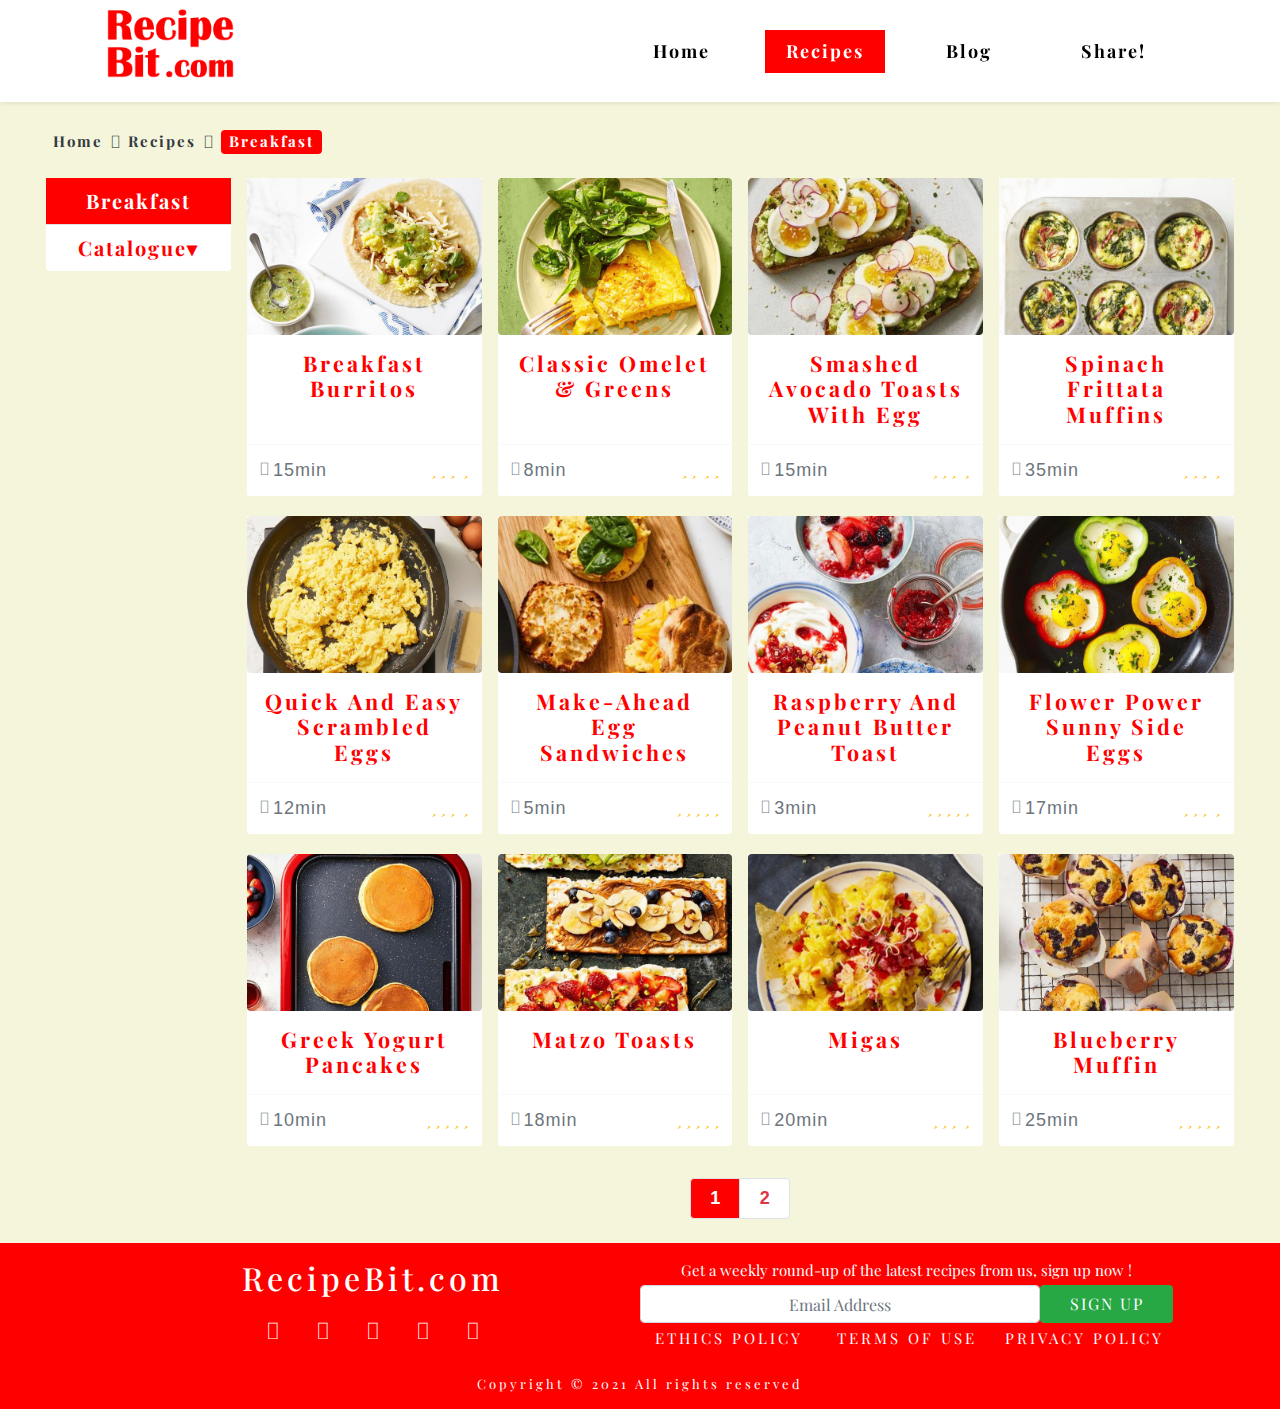
<file: recipe-breakfast-page1.html>
﻿<!DOCTYPE html>
<html lang="en">
<head>
    <title>Breakfast</title>
    <meta charset="utf-8">
    <meta name="viewport" content="width=device-width, initial-scale=1">
    <link rel="stylesheet" href="css/recipe_style.css">
    <link rel="icon" type="image/x-icon" href="icon.png">
    <link rel="stylesheet" href="https://maxcdn.bootstrapcdn.com/bootstrap/4.5.2/css/bootstrap.min.css">
    <script src="https://ajax.googleapis.com/ajax/libs/jquery/3.3.1/jquery.min.js"></script>
    <script src="https://maxcdn.bootstrapcdn.com/bootstrap/4.0.0/js/bootstrap.min.js"></script>
    <link href="https://fonts.googleapis.com/css2?family=Playfair+Display:ital,wght@0,400;1,500&display=swap" rel="stylesheet">
    <link rel="stylesheet" href="https://cdnjs.cloudflare.com/ajax/libs/font-awesome/4.7.0/css/font-awesome.min.css">
    <link rel="stylesheet" href="https://pro.fontawesome.com/releases/v5.10.0/css/all.css" integrity="sha384-AYmEC3Yw5cVb3ZcuHtOA93w35dYTsvhLPVnYs9eStHfGJvOvKxVfELGroGkvsg+p" crossorigin="anonymous"/>

      <script>
$(function () {
  $('[data-toggle="tooltip"]').tooltip()
})
  </script>
    
</head>
<body style="background-color: #F5F5DC">
        <div class=" container-fluid text-center sticky-top bg-white shadow-sm" style=" padding:0px">
            
        <nav class="  col-10 mx-auto navbar navbar-expand-lg navbar-light px-0">
            <a href="index.html">
                <img src="img/5572497.png"  height="70" class="mb-3">
            </a>

            <button class="navbar-toggler" type="button" data-toggle="collapse" data-target="#collapsibleNavbar">
                <span class="navbar-toggler-icon"></span>
            </button>

            <div class="collapse navbar-collapse" id="collapsibleNavbar">
            <ul class="navbar-nav mr-0 align-items-center">

                <li class="nav-item">
                    <a class="nav-link fontstyle " href="index.html">Home</a>
                </li>
                <li class="nav-item dropdown">
                    <a class="my-1 nav-link fontstyle ml-lg-4 navactive"  href="recipe.html" >Recipes</a>
                </li>
                <li class="nav-item" >
                    <a class="my-1 nav-link fontstyle ml-lg-4"  href="blog.html">Blog</a>
                </li>
                <li class="nav-item" >
                    <a class="my-1 nav-link fontstyle ml-lg-4"  href="form.html">Share!</a>
                </li>
            </ul>
            </div>
        </nav>
        </div>
    
    
        <!-------------------------------------------------------------------------------->
        <div class="bc-icons-2 col-11 mx-auto mt-3 m-0 " style="padding: 0px" >
          <nav  class="m-0" aria-label="breadcrumb">
            <ol class="breadcrumb bg-transparent" style="padding-left: 0px; margin-bottom: 0" >
              <li class="breadcrumb-item ">
                  <a class=" list-unstyled text-dark breadcrumb-fontstyle" href="index.html">Home</a>
                  <i class="fas fa-angle-right mx-2 my-auto"></i>
              </li>
              <li class="breadcrumb-item p-0">
                  <a class=" list-unstyled text-dark breadcrumb-fontstyle" href="recipe.html">Recipes</a>
                  <i class="fas fa-angle-right mx-2 my-auto"></i>
              </li>
              <li class="breadcrumb-item breadcrumb-fontstyle bcactive px-2 rounded text-white">Breakfast</li>
            </ol>
          </nav>
        </div>
        <!-------------------------------------------------------------------------------->
    
    <div class="col-11 container-fluid mx-auto p-0 ">
        <div class="row">
            <div class="col-xl-2 col-lg-3 col-md-12 mt-1 p-2 text-center">
            <ul class="nav nav-pills flex-column bg-white rounded">
              <li class="nav-item border-bottom navactive"><a class="nav-link submenu text-white ">Breakfast</a></li>
                <li class="nav-item">
                    <a class="nav-link collapsed submenu" href="#submenu1" data-toggle="collapse" data-target="#submenu1">Catalogue</a>
                    <div class="collapse" id="submenu1" aria-expanded="false">
                        <ul class="flex-column nav">
                            <li class="nav-item"><a class="nav-link py-0 submenu my-2 p-0" href="recipe of the day.html">Recipe of the day</a></li>
                            <li class="nav-item"><a class="nav-link py-0 submenu my-2" href="recipe%20-Seasonal.html">Seasonal</a></li>
                            <li class="nav-item"><a class="nav-link py-0 submenu my-2" href="recipe -vegan.html">Vegan</a></li>
                        </ul>
                    </div>
                </li>
            </ul>
            </div>
            <div class="col-xl-10 col-lg-9 col-md-12 ">
                <div class="row">
                
                <!-------------------------------------------------------------------------------->
                
                <div class="col-xs-12 col-sm-12 col-md-4 col-lg-4 col-xl-3  card  border-light m-0 p-2 border-0 mt-1 bg-transparent">
                    <a class="link-unstyled text-decoration-none bg-white stretched-link" href="recipe-SPAGHETTI%20BOLOGNESE.html">
                  <img class="card-img-top img-fluid rounded" src="img/breakfast-burritos1.jpg" >
                  </a>
                  <div class="card-body text-center card-styling p-3 pb-auto bg-white">
                        <h4 class="card-title m-0 text-capitalize">breakfast burritos</h4>
                  </div>
                    <div class="card-footer border-light bg-white mt-auto ">
                        <div class="row">
                        <div class="col-5 col-sm-5 col-md-5 col-lg-6 d-flex  justify-content-start pl-2  text-muted">
                            <span><i class="fas fa-history"></i></span>
                            <span class="px-1 time">15min</span>
                        </div>
                        <div class="col-7 col-sm-7 col-md-7 col-lg-6 d-flex justify-content-end pr-2 text-warning">
                            <span><i class="fas fa-star"></i></span>
                            <span><i class="fas fa-star pl-1"></i></span>
                            <span><i class="fas fa-star pl-1"></i></span>
                            <span><i class="fas fa-star-half-alt pl-1"></i></span>
                            <span><i class="far fa-star pl-1"></i></span>
                        </div>
                        </div>
                    </div>
                </div>

                <!-------------------------------------------------------------------------------->
                
                <div class="col-xs-12 col-sm-12 col-md-4 col-lg-4 col-xl-3  card  border-light m-0 p-2 border-0 mt-1 bg-transparent">
                    <a class="link-unstyled text-decoration-none bg-white stretched-link" href="recipe-SPAGHETTI%20BOLOGNESE.html">
                  <img class="card-img-top img-fluid rounded " src="img/classic-omelet-and-greens1.jpg" >
                  </a>
                  <div class="card-body text-center card-styling p-3 pb-auto bg-white">
                        <h4 class="card-title m-0 text-capitalize">classic omelet & greens</h4>
                  </div>
                    <div class="card-footer border-light bg-white mt-auto ">
                        <div class="row">
                        <div class="col-5 col-sm-5 col-md-5 col-lg-6 d-flex  justify-content-start pl-2  text-muted">
                            <span><i class="fas fa-history"></i></span>
                            <span class="px-1 time">8min</span>
                        </div>
                        <div class="col-7 col-sm-7 col-md-7 col-lg-6 d-flex justify-content-end pr-2 text-warning">
                            <span><i class="fas fa-star"></i></span>
                            <span><i class="fas fa-star pl-1"></i></span>
                            <span><i class="fas fa-star-half-alt pl-1"></i></span>
                            <span><i class="far fa-star pl-1"></i></span>
                            <span><i class="far fa-star pl-1"></i></span>
                        </div>
                        </div>
                    </div>
                </div>
                
                <!-------------------------------------------------------------------------------->
                
                <div class="col-xs-12 col-sm-12 col-md-4 col-lg-4 col-xl-3  card  border-light m-0 p-2 border-0 mt-1 bg-transparent">
                    <a class="link-unstyled text-decoration-none bg-white stretched-link" href="recipe-SPAGHETTI%20BOLOGNESE.html">
                  <img class="card-img-top img-fluid rounded " src="img/smashed-avocado-toasts-with-egg1.jpg" >
                  </a>
                  <div class="card-body text-center card-styling p-3 pb-auto bg-white">
                        <h4 class="card-title m-0 text-capitalize">smashed avocado toasts with egg</h4>
                  </div>
                    <div class="card-footer border-light bg-white mt-auto ">
                        <div class="row">
                        <div class="col-5 col-sm-5 col-md-5 col-lg-6 d-flex  justify-content-start pl-2  text-muted">
                            <span><i class="fas fa-history"></i></span>
                            <span class="px-1 time">15min</span>
                        </div>
                        <div class="col-7 col-sm-7 col-md-7 col-lg-6 d-flex justify-content-end pr-2 text-warning">
                            <span><i class="fas fa-star"></i></span>
                            <span><i class="fas fa-star pl-1"></i></span>
                            <span><i class="fas fa-star pl-1"></i></span>
                            <span><i class="fas fa-star-half-alt pl-1"></i></span>
                            <span><i class="far fa-star pl-1"></i></span>
                        </div>
                        </div>
                    </div>
                </div>
                
                <!-------------------------------------------------------------------------------->
                
                <div class="col-xs-12 col-sm-12 col-md-4 col-lg-4 col-xl-3  card  border-light m-0 p-2 border-0 mt-1 bg-transparent">
                    <a class="link-unstyled text-decoration-none bg-white stretched-link" href="recipe-SPAGHETTI%20BOLOGNESE.html">
                  <img class="card-img-top img-fluid rounded " src="img/spinach-frittata-muffins1.jpg" >
                  </a>
                  <div class="card-body text-center card-styling p-3 pb-auto bg-white">
                        <h4 class="card-title m-0 text-capitalize">spinach frittata muffins</h4>
                  </div>
                    <div class="card-footer border-light bg-white mt-auto ">
                        <div class="row">
                        <div class="col-5 col-sm-5 col-md-5 col-lg-6 d-flex  justify-content-start pl-2  text-muted">
                            <span><i class="fas fa-history"></i></span>
                            <span class="px-1 time">35min</span>
                        </div>
                        <div class="col-7 col-sm-7 col-md-7 col-lg-6 d-flex justify-content-end pr-2 text-warning">
                            <span><i class="fas fa-star"></i></span>
                            <span><i class="fas fa-star pl-1"></i></span>
                            <span><i class="fas fa-star pl-1"></i></span>
                            <span><i class="fas fa-star-half-alt pl-1"></i></span>
                            <span><i class="far fa-star pl-1"></i></span>
                        </div>
                        </div>
                    </div>
                </div>
                
                <!-------------------------------------------------------------------------------->
                
                <div class="col-xs-12 col-sm-12 col-md-4 col-lg-4 col-xl-3  card  border-light m-0 p-2 border-0 mt-1 bg-transparent">
                    <a class="link-unstyled text-decoration-none bg-white stretched-link" href="recipe-SPAGHETTI%20BOLOGNESE.html">
                  <img class="card-img-top img-fluid rounded " src="img/scrambled-eggs1.jpg" >
                  </a>
                  <div class="card-body text-center card-styling p-3 pb-auto bg-white">
                        <h4 class="card-title m-0 text-capitalize">Quick and Easy Scrambled Eggs</h4>
                  </div>
                    <div class="card-footer border-light bg-white mt-auto ">
                        <div class="row">
                        <div class="col-5 col-sm-5 col-md-5 col-lg-6 d-flex  justify-content-start pl-2  text-muted">
                            <span><i class="fas fa-history"></i></span>
                            <span class="px-1 time">12min</span>
                        </div>
                        <div class="col-7 col-sm-7 col-md-7 col-lg-6 d-flex justify-content-end pr-2 text-warning">
                            <span><i class="fas fa-star"></i></span>
                            <span><i class="fas fa-star pl-1"></i></span>
                            <span><i class="fas fa-star pl-1"></i></span>
                            <span><i class="fas fa-star-half-alt pl-1"></i></span>
                            <span><i class="far fa-star pl-1"></i></span>
                        </div>
                        </div>
                    </div>
                </div>
                
                <!-------------------------------------------------------------------------------->
                
                <div class="col-xs-12 col-sm-12 col-md-4 col-lg-4 col-xl-3  card  border-light m-0 p-2 border-0 mt-1 bg-transparent">
                    <a class="link-unstyled text-decoration-none bg-white stretched-link" href="recipe-SPAGHETTI%20BOLOGNESE.html">
                  <img class="card-img-top img-fluid rounded " src="img/quick-breakfasts-make-ahead-sandwiches1.jpg" >
                  </a>
                  <div class="card-body text-center card-styling p-3 pb-auto bg-white">
                        <h4 class="card-title m-0 text-capitalize">Make-Ahead Egg Sandwiches</h4>
                  </div>
                    <div class="card-footer border-light bg-white mt-auto ">
                        <div class="row">
                        <div class="col-5 col-sm-5 col-md-5 col-lg-6 d-flex  justify-content-start pl-2  text-muted">
                            <span><i class="fas fa-history"></i></span>
                            <span class="px-1 time">5min</span>
                        </div>
                        <div class="col-7 col-sm-7 col-md-7 col-lg-6 d-flex justify-content-end pr-2 text-warning">
                            <span><i class="fas fa-star"></i></span>
                            <span><i class="fas fa-star pl-1"></i></span>
                            <span><i class="fas fa-star pl-1"></i></span>
                            <span><i class="far fa-star pl-1"></i></span>
                            <span><i class="far fa-star pl-1"></i></span>
                        </div>
                        </div>
                    </div>
                </div>
                
                <!-------------------------------------------------------------------------------->
                
                <div class="col-xs-12 col-sm-12 col-md-4 col-lg-4 col-xl-3  card  border-light m-0 p-2 border-0 mt-1 bg-transparent">
                    <a class="link-unstyled text-decoration-none bg-white stretched-link" href="recipe-SPAGHETTI%20BOLOGNESE.html">
                  <img class="card-img-top img-fluid rounded " src="img/Raspberry-Chia Jam-and-Peanut Butter-Toast1.jpg" >
                  </a>
                  <div class="card-body text-center card-styling p-3 pb-auto bg-white">
                        <h4 class="card-title m-0 text-capitalize">Raspberry and Peanut Butter Toast</h4>
                  </div>
                    <div class="card-footer border-light bg-white mt-auto ">
                        <div class="row">
                        <div class="col-5 col-sm-5 col-md-5 col-lg-6 d-flex  justify-content-start pl-2  text-muted">
                            <span><i class="fas fa-history"></i></span>
                            <span class="px-1 time">3min</span>
                        </div>
                        <div class="col-7 col-sm-7 col-md-7 col-lg-6 d-flex justify-content-end pr-2 text-warning">
                            <span><i class="fas fa-star pl-1"></i></span>
                            <span><i class="fas fa-star pl-1"></i></span>
                            <span><i class="fas fa-star pl-1"></i></span>
                            <span><i class="fas fa-star pl-1"></i></span>
                            <span><i class="fas fa-star pl-1"></i></span>
                        </div>
                        </div>
                    </div>
                </div>
                
                <!-------------------------------------------------------------------------------->
                
                <div class="col-xs-12 col-sm-12 col-md-4 col-lg-4 col-xl-3  card  border-light m-0 p-2 border-0 mt-1 bg-transparent">
                    <a class="link-unstyled text-decoration-none bg-white stretched-link" href="recipe-SPAGHETTI%20BOLOGNESE.html">
                  <img class="card-img-top img-fluid rounded " src="img/flower-power-sunny-side-eggs1.jpg" >
                  </a>
                  <div class="card-body text-center card-styling p-3 pb-auto bg-white">
                        <h4 class="card-title m-0 text-capitalize">flower power sunny side eggs</h4>
                  </div>
                    <div class="card-footer border-light bg-white mt-auto ">
                        <div class="row">
                        <div class="col-5 col-sm-5 col-md-5 col-lg-6 d-flex  justify-content-start pl-2  text-muted">
                            <span><i class="fas fa-history"></i></span>
                            <span class="px-1 time">17min</span>
                        </div>
                        <div class="col-7 col-sm-7 col-md-7 col-lg-6 d-flex justify-content-end pr-2 text-warning">
                            <span><i class="fas fa-star"></i></span>
                            <span><i class="fas fa-star pl-1"></i></span>
                            <span><i class="fas fa-star pl-1"></i></span>
                            <span><i class="fas fa-star-half-alt pl-1"></i></span>
                            <span><i class="far fa-star pl-1"></i></span>
                        </div>
                        </div>
                    </div>
                </div>
                
                <!-------------------------------------------------------------------------------->
                
                <div class="col-xs-12 col-sm-12 col-md-4 col-lg-4 col-xl-3  card  border-light m-0 p-2 border-0 mt-1 bg-transparent">
                    <a class="link-unstyled text-decoration-none bg-white stretched-link" href="recipe-SPAGHETTI%20BOLOGNESE.html">
                  <img class="card-img-top img-fluid rounded " src="img/greek-yogurt-pancakes1.jpg" >
                  </a>
                  <div class="card-body text-center card-styling p-3 pb-auto bg-white">
                        <h4 class="card-title m-0 text-capitalize">greek yogurt pancakes</h4>
                  </div>
                    <div class="card-footer border-light bg-white mt-auto ">
                        <div class="row">
                        <div class="col-5 col-sm-5 col-md-5 col-lg-6 d-flex  justify-content-start pl-2  text-muted">
                            <span><i class="fas fa-history"></i></span>
                            <span class="px-1 time">10min</span>
                        </div>
                        <div class="col-7 col-sm-7 col-md-7 col-lg-6 d-flex justify-content-end pr-2 text-warning">
                            <span><i class="fas fa-star"></i></span>
                            <span><i class="fas fa-star pl-1"></i></span>
                            <span><i class="fas fa-star pl-1"></i></span>
                            <span><i class="far fa-star pl-1"></i></span>
                            <span><i class="far fa-star pl-1"></i></span>
                        </div>
                        </div>
                    </div>
                </div>
                
                <!-------------------------------------------------------------------------------->
                
                <div class="col-xs-12 col-sm-12 col-md-4 col-lg-4 col-xl-3  card  border-light m-0 p-2 border-0 mt-1 bg-transparent">
                    <a class="link-unstyled text-decoration-none bg-white stretched-link" href="recipe-SPAGHETTI%20BOLOGNESE.html">
                  <img class="card-img-top img-fluid rounded " src="img/matzo-toasts1.jpg" >
                  </a>
                  <div class="card-body text-center card-styling p-3 pb-auto bg-white">
                        <h4 class="card-title m-0 text-capitalize">matzo toasts</h4>
                  </div>
                    <div class="card-footer border-light bg-white mt-auto ">
                        <div class="row">
                        <div class="col-5 col-sm-5 col-md-5 col-lg-6 d-flex  justify-content-start pl-2  text-muted">
                            <span><i class="fas fa-history"></i></span>
                            <span class="px-1 time">18min</span>
                        </div>
                        <div class="col-7 col-sm-7 col-md-7 col-lg-6 d-flex justify-content-end pr-2 text-warning">
                            <span><i class="fas fa-star pl-1"></i></span>
                            <span><i class="fas fa-star pl-1"></i></span>
                            <span><i class="fas fa-star pl-1"></i></span>
                            <span><i class="fas fa-star pl-1"></i></span>
                            <span><i class="fas fa-star pl-1"></i></span>
                        </div>
                        </div>
                    </div>
                </div>
                
                <!-------------------------------------------------------------------------------->
                
                <div class="col-xs-12 col-sm-12 col-md-4 col-lg-4 col-xl-3 card border-light m-0 p-2 border-0 mt-1 bg-transparent">
                    <a class="link-unstyled text-decoration-none bg-white stretched-link" href="recipe-SPAGHETTI%20BOLOGNESE.html">
                  <img class="card-img-top img-fluid rounded " src="img/migas1.jpg" >
                  </a>
                  <div class="card-body text-center card-styling p-3 pb-auto bg-white">
                        <h4 class="card-title m-0 text-capitalize">migas</h4>
                  </div>
                    <div class="card-footer border-light bg-white mt-auto ">
                        <div class="row">
                        <div class="col-5 col-sm-5 col-md-5 col-lg-6 d-flex  justify-content-start pl-2  text-muted">
                            <span><i class="fas fa-history"></i></span>
                            <span class="px-1 time">20min</span>
                        </div>
                        <div class="col-7 col-sm-7 col-md-7 col-lg-6 d-flex justify-content-end pr-2 text-warning">
                            <span><i class="fas fa-star"></i></span>
                            <span><i class="fas fa-star pl-1"></i></span>
                            <span><i class="fas fa-star pl-1"></i></span>
                            <span><i class="fas fa-star-half-alt pl-1"></i></span>
                            <span><i class="far fa-star pl-1"></i></span>
                        </div>
                        </div>
                    </div>
                </div>
                
                <!-------------------------------------------------------------------------------->
                
                <div class="col-xs-12 col-sm-12 col-md-4 col-lg-4 col-xl-3  card  border-light m-0 p-2 border-0 mt-1 bg-transparent">
                    <a class="link-unstyled text-decoration-none bg-white stretched-link" href="recipe-SPAGHETTI%20BOLOGNESE.html">
                  <img class="card-img-top img-fluid rounded " src="img/blueberry-muffin1.jpg" >
                  </a>
                  <div class="card-body text-center card-styling p-3 pb-auto bg-white">
                        <h4 class="card-title m-0 text-capitalize">blueberry muffin</h4>
                  </div>
                    <div class="card-footer border-light bg-white mt-auto ">
                        <div class="row">
                        <div class="col-5 col-sm-5 col-md-5 col-lg-6 d-flex  justify-content-start pl-2  text-muted">
                            <span><i class="fas fa-history"></i></span>
                            <span class="px-1 time">25min</span>
                        </div>
                        <div class="col-7 col-sm-7 col-md-7 col-lg-6 d-flex justify-content-end pr-2 text-warning">
                            <span><i class="fas fa-star"></i></span>
                            <span><i class="fas fa-star pl-1"></i></span>
                            <span><i class="fas fa-star pl-1"></i></span>
                            <span><i class="far fa-star pl-1"></i></span>
                            <span><i class="far fa-star pl-1"></i></span>
                        </div>
                        </div>
                    </div>
                </div>
                
                
              </div>  
            </div>
            
            
            
            <div class="col-lg-2 hidden"></div>
            <div class="col-lg-10 m-0 my-4">
                    <nav aria-label="Page navigation example">
                      <ul class="pagination justify-content-center my-auto text-center">
                        <li class="page-item"><a class="page-link navactive ">1</a></li>
                        <li class="page-item"><a class="page-link text-danger" href="recipe-breakfast-page2.html">2</a></li>
                      </ul>
                    </nav>
            </div>
            
        </div>
    </div>
    
   
        <footer>
            <div class="container-fluid col-10">
                <div class="row justify-content-center">
                    <div class="col-xl-6 col-lg-5 col-md-12 col-12 text-center mt-3">
                        <h2 class="footer-heading m-0 footer-header-style">RecipeBit.com</a></h2>
                        <div class="btn justify-content-center p-0 pt-3 pb-2">
                            <div class="btn-group-lg">
                                <button type="button" class="btn p-0">
                                    <a data-toggle="tooltip"  data-placement="bottom"  title="Join us on facebook" href="http://google.com/" target="_blank">
                                        <i class="icon-style px-lx-4 px-lg-3 px-md-4 px-2 fab fa-facebook-square"></i>
                                    </a>
                                </button>
                                <button type="button" class="btn p-0">
                                    <a data-toggle="tooltip"  data-placement="bottom"  title="Join us on twitter" href="http://google.com/" target="_blank">
                                        <i class="icon-style px-lx-4 px-lg-3 px-md-4 px-2 fab fa-twitter-square"></i>
                                    </a>
                                </button>
                                <button type="button" class="btn p-0">
                                    <a data-toggle="tooltip"  data-placement="bottom"  title="Join us on instagram" href="http://google.com/" target="_blank">
                                        <i class="icon-style px-lx-4 px-lg-3 px-md-4 px-2 fab fa-instagram"></i>
                                    </a>
                                </button>
                                <button type="button" class="btn p-0">
                                    <a data-toggle="tooltip"  data-placement="bottom"  title="Join us on pinterest" href="http://google.com/" target="_blank">
                                        <i class="icon-style px-lx-4 px-lg-3 px-md-4 px-2 fab fa-pinterest-square"></i>
                                    </a>
                                </button>
                                <button type="button" class="btn p-0">
                                    <a data-toggle="tooltip"  data-placement="bottom"  title="Join us on youtube" href="http://google.com/" target="_blank">
                                        <i class="icon-style px-lx-4 px-lg-3 px-md-4 px-2 fab fa-youtube-square "></i>
                                    </a>
                                </button>
                            </div>
                        </div>
                    </div>
                    <div class="col-xl-6 col-lg-7 col-md-8 col-10 my-md-2 mt-lg-3">
                        <div class="row">
                            <div class="col-12 p-0 text-justify r-fontstyle-signup text-center">
                                Get a weekly round-up of the latest recipes from us, sign up now !
                            </div>
                        <div class="col-lg-9 col-md-9 col-sm-8 col-12  align-self-center px-0 mt-1 btn-signup">
                        <form class="form-inline " style="width:100%">
                            <input class="form-control text-center text-capitalize" style="width:100%" type="Email"  placeholder="email address">
                        </form>
                        </div>
                        <div class="col-lg-3  col-md-3 col-sm-4 col-12 px-md-0 px-0 mt-sm-0 mt-2 text-center ">
                            <button class="btn mt-1 btn-block bg-success text-white btn-signup">SIGN UP</button>
                        </div>
                        </div>
                        <div class="col-12 text-white text-center p-0 mt-md-1">
                            <div class="row">
                                <div class="col-sm-4  col-12 p-0 my-2 my-sm-0 r-fontstyle-tnc">
                                <a class="link-unstyled text-decoration-none r-fontstyle-tnc"  href="">ETHICS POLICY</a>
                            </div>
                            <div class="col-sm-4 col-12 p-0 my-2 my-sm-0 r-fontstyle-tnc">
                                <a class="link-unstyled text-decoration-none r-fontstyle-tnc"  href="">TERMS OF USE</a>
                            </div>
                            <div class="col-sm-4 col-12 p-0 my-2 my-sm-0 r-fontstyle-tnc">
                                <a class="link-unstyled text-decoration-none r-fontstyle-tnc" href="">PRIVACY POLICY</a>
                            </div>
                            </div>
                        </div>
                    </div>
                        <div class="col-12 my-3">
                            <p class="copyright text-center m-0">Copyright &COPY; 2021 All rights reserved</p>
                        </div>
                </div>
            </div>

        </footer>
</body>

</html>
</file>
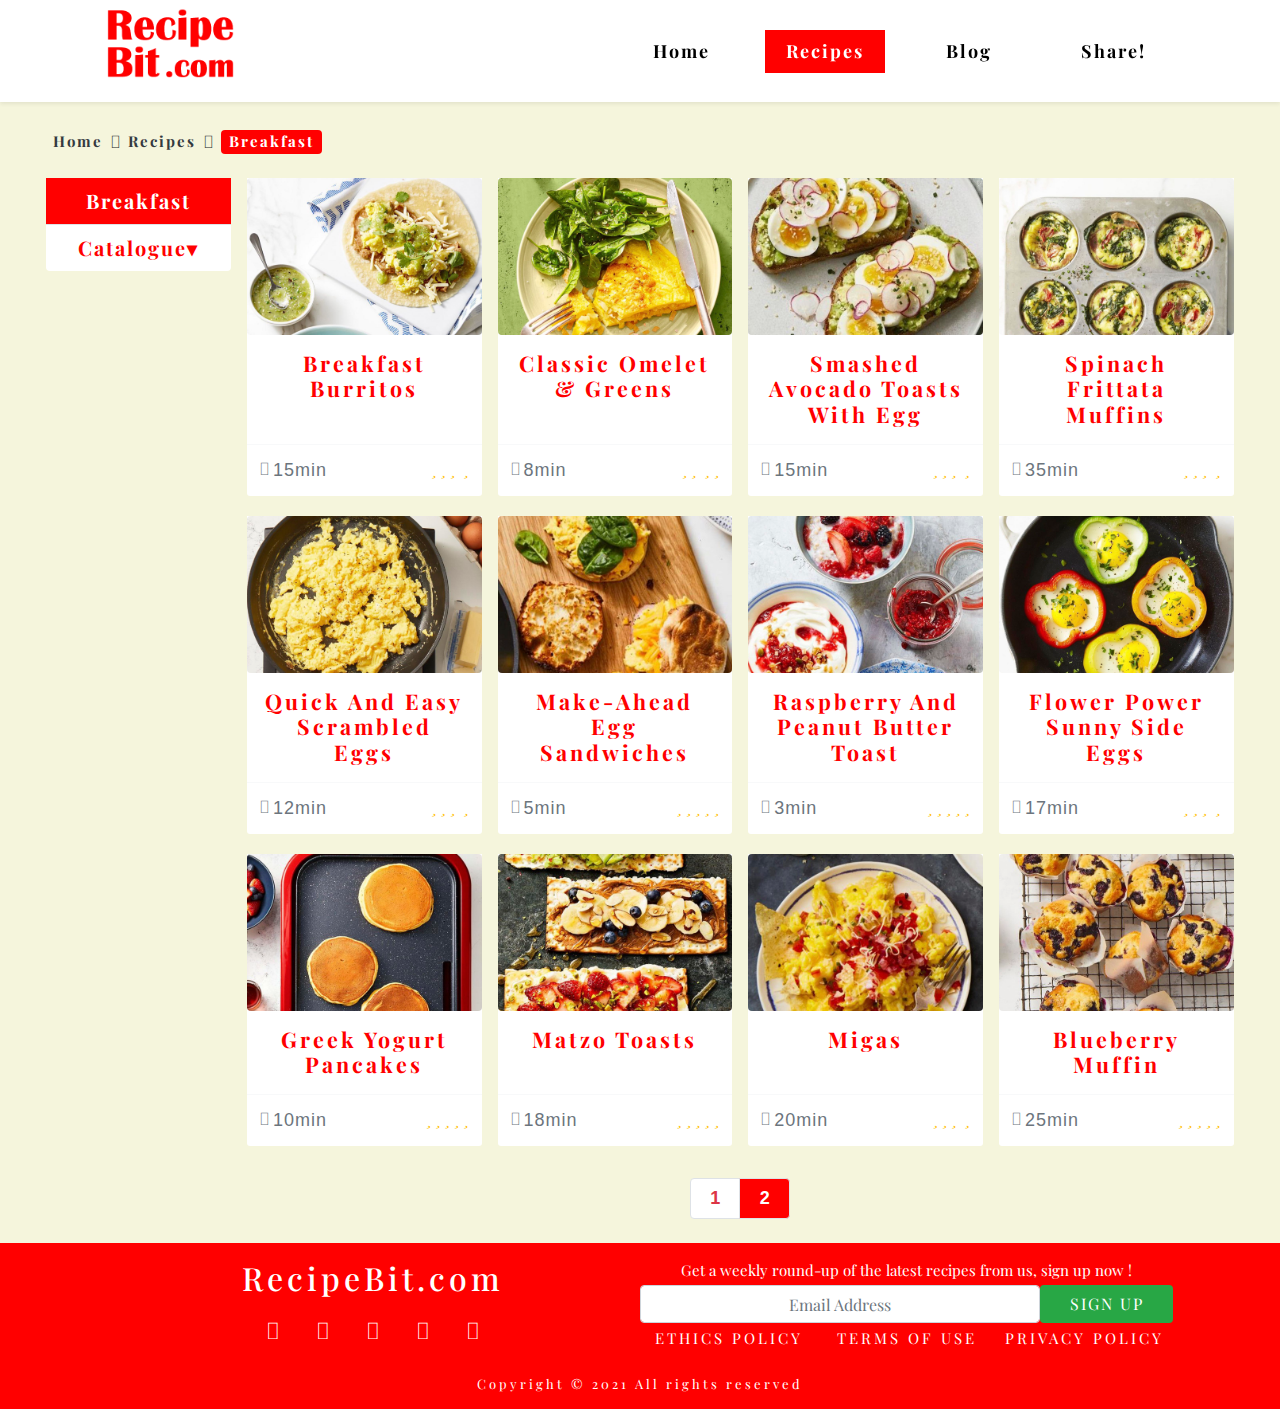
<file: recipe-breakfast-page2.html>
﻿<!DOCTYPE html>
<html lang="en">
<head>
    <title>Breakfast</title>
    <meta charset="utf-8">
    <meta name="viewport" content="width=device-width, initial-scale=1">
    <link rel="stylesheet" href="css/recipe_style.css">
    <link rel="icon" type="image/x-icon" href="icon.png">
    <link rel="stylesheet" href="https://maxcdn.bootstrapcdn.com/bootstrap/4.5.2/css/bootstrap.min.css">
    <script src="https://ajax.googleapis.com/ajax/libs/jquery/3.3.1/jquery.min.js"></script>
    <script src="https://maxcdn.bootstrapcdn.com/bootstrap/4.0.0/js/bootstrap.min.js"></script>
    <link href="https://fonts.googleapis.com/css2?family=Playfair+Display:ital,wght@0,400;1,500&display=swap" rel="stylesheet">
    <link rel="stylesheet" href="https://cdnjs.cloudflare.com/ajax/libs/font-awesome/4.7.0/css/font-awesome.min.css">
    <link rel="stylesheet" href="https://pro.fontawesome.com/releases/v5.10.0/css/all.css" integrity="sha384-AYmEC3Yw5cVb3ZcuHtOA93w35dYTsvhLPVnYs9eStHfGJvOvKxVfELGroGkvsg+p" crossorigin="anonymous"/>

      <script>
$(function () {
  $('[data-toggle="tooltip"]').tooltip()
})
  </script>
    
</head>
<body style="background-color: #F5F5DC">
        <div class=" container-fluid text-center sticky-top bg-white shadow-sm" style=" padding:0px">
            
        <nav class="  col-10 mx-auto navbar navbar-expand-lg navbar-light px-0">
            <a href="index.html">
                <img src="img/5572497.png"  height="70" class="mb-3">
            </a>

            <button class="navbar-toggler" type="button" data-toggle="collapse" data-target="#collapsibleNavbar">
                <span class="navbar-toggler-icon"></span>
            </button>

            <div class="collapse navbar-collapse" id="collapsibleNavbar">
            <ul class="navbar-nav mr-0 align-items-center">

                <li class="nav-item">
                    <a class="nav-link fontstyle " href="index.html">Home</a>
                </li>
                <li class="nav-item dropdown">
                    <a class="my-1 nav-link fontstyle ml-lg-4 navactive"  href="recipe.html" >Recipes</a>
                </li>
                <li class="nav-item" >
                    <a class="my-1 nav-link fontstyle ml-lg-4"  href="blog.html">Blog</a>
                </li>
                <li class="nav-item" >
                    <a class="my-1 nav-link fontstyle ml-lg-4"  href="form.html">Share!</a>
                </li>
            </ul>
            </div>
        </nav>
        </div>
    
    
        <!-------------------------------------------------------------------------------->
        <div class="bc-icons-2 col-11 mx-auto mt-3 m-0 " style="padding: 0px" >
          <nav  class="m-0" aria-label="breadcrumb">
            <ol class="breadcrumb bg-transparent" style="padding-left: 0px; margin-bottom: 0" >
              <li class="breadcrumb-item ">
                  <a class=" list-unstyled text-dark breadcrumb-fontstyle" href="index.html">Home</a>
                  <i class="fas fa-angle-right mx-2 my-auto"></i>
              </li>
              <li class="breadcrumb-item p-0">
                  <a class=" list-unstyled text-dark breadcrumb-fontstyle" href="recipe.html">Recipes</a>
                  <i class="fas fa-angle-right mx-2 my-auto"></i>
              </li>
              <li class="breadcrumb-item breadcrumb-fontstyle bcactive px-2 rounded text-white">Breakfast</li>
            </ol>
          </nav>
        </div>
        <!-------------------------------------------------------------------------------->
    
    <div class="col-11 container-fluid mx-auto p-0 ">
        <div class="row">
            <div class="col-xl-2 col-lg-3 col-md-12 mt-1 p-2 text-center">
            <ul class="nav nav-pills flex-column bg-white rounded">
              <li class="nav-item border-bottom navactive"><a class="nav-link submenu text-white ">Breakfast</a></li>
                <li class="nav-item">
                    <a class="nav-link collapsed submenu" href="#submenu1" data-toggle="collapse" data-target="#submenu1">Catalogue</a>
                    <div class="collapse" id="submenu1" aria-expanded="false">
                        <ul class="flex-column nav">
                            <li class="nav-item"><a class="nav-link py-0 submenu my-2 p-0" href="recipe of the day.html">Recipe of the day</a></li>
                            <li class="nav-item"><a class="nav-link py-0 submenu my-2" href="recipe%20-Seasonal.html">Seasonal</a></li>
                            <li class="nav-item"><a class="nav-link py-0 submenu my-2" href="recipe -vegan.html">Vegan</a></li>
                        </ul>
                    </div>
                </li>
            </ul>
            </div>
            <div class="col-xl-10 col-lg-9 col-md-12 ">
                <div class="row">
                
                <!-------------------------------------------------------------------------------->
                
                <div class="col-xs-12 col-sm-12 col-md-4 col-lg-4 col-xl-3  card  border-light m-0 p-2 border-0 mt-1 bg-transparent">
                    <a class="link-unstyled text-decoration-none bg-white stretched-link" href="recipe-SPAGHETTI%20BOLOGNESE.html">
                  <img class="card-img-top img-fluid rounded" src="img/breakfast-burritos1.jpg" >
                  </a>
                  <div class="card-body text-center card-styling p-3 pb-auto bg-white">
                        <h4 class="card-title m-0 text-capitalize">breakfast burritos</h4>
                  </div>
                    <div class="card-footer border-light bg-white mt-auto ">
                        <div class="row">
                        <div class="col-5 col-sm-5 col-md-5 col-lg-6 d-flex  justify-content-start pl-2  text-muted">
                            <span><i class="fas fa-history"></i></span>
                            <span class="px-1 time">15min</span>
                        </div>
                        <div class="col-7 col-sm-7 col-md-7 col-lg-6 d-flex justify-content-end pr-2 text-warning">
                            <span><i class="fas fa-star"></i></span>
                            <span><i class="fas fa-star pl-1"></i></span>
                            <span><i class="fas fa-star pl-1"></i></span>
                            <span><i class="fas fa-star-half-alt pl-1"></i></span>
                            <span><i class="far fa-star pl-1"></i></span>
                        </div>
                        </div>
                    </div>
                </div>

                <!-------------------------------------------------------------------------------->
                
                <div class="col-xs-12 col-sm-12 col-md-4 col-lg-4 col-xl-3  card  border-light m-0 p-2 border-0 mt-1 bg-transparent">
                    <a class="link-unstyled text-decoration-none bg-white stretched-link" href="recipe-SPAGHETTI%20BOLOGNESE.html">
                  <img class="card-img-top img-fluid rounded " src="img/classic-omelet-and-greens1.jpg" >
                  </a>
                  <div class="card-body text-center card-styling p-3 pb-auto bg-white">
                        <h4 class="card-title m-0 text-capitalize">classic omelet & greens</h4>
                  </div>
                    <div class="card-footer border-light bg-white mt-auto ">
                        <div class="row">
                        <div class="col-5 col-sm-5 col-md-5 col-lg-6 d-flex  justify-content-start pl-2  text-muted">
                            <span><i class="fas fa-history"></i></span>
                            <span class="px-1 time">8min</span>
                        </div>
                        <div class="col-7 col-sm-7 col-md-7 col-lg-6 d-flex justify-content-end pr-2 text-warning">
                            <span><i class="fas fa-star"></i></span>
                            <span><i class="fas fa-star pl-1"></i></span>
                            <span><i class="fas fa-star-half-alt pl-1"></i></span>
                            <span><i class="far fa-star pl-1"></i></span>
                            <span><i class="far fa-star pl-1"></i></span>
                        </div>
                        </div>
                    </div>
                </div>
                
                <!-------------------------------------------------------------------------------->
                
                <div class="col-xs-12 col-sm-12 col-md-4 col-lg-4 col-xl-3  card  border-light m-0 p-2 border-0 mt-1 bg-transparent">
                    <a class="link-unstyled text-decoration-none bg-white stretched-link" href="recipe-SPAGHETTI%20BOLOGNESE.html">
                  <img class="card-img-top img-fluid rounded " src="img/smashed-avocado-toasts-with-egg1.jpg" >
                  </a>
                  <div class="card-body text-center card-styling p-3 pb-auto bg-white">
                        <h4 class="card-title m-0 text-capitalize">smashed avocado toasts with egg</h4>
                  </div>
                    <div class="card-footer border-light bg-white mt-auto ">
                        <div class="row">
                        <div class="col-5 col-sm-5 col-md-5 col-lg-6 d-flex  justify-content-start pl-2  text-muted">
                            <span><i class="fas fa-history"></i></span>
                            <span class="px-1 time">15min</span>
                        </div>
                        <div class="col-7 col-sm-7 col-md-7 col-lg-6 d-flex justify-content-end pr-2 text-warning">
                            <span><i class="fas fa-star"></i></span>
                            <span><i class="fas fa-star pl-1"></i></span>
                            <span><i class="fas fa-star pl-1"></i></span>
                            <span><i class="fas fa-star-half-alt pl-1"></i></span>
                            <span><i class="far fa-star pl-1"></i></span>
                        </div>
                        </div>
                    </div>
                </div>
                
                <!-------------------------------------------------------------------------------->
                
                <div class="col-xs-12 col-sm-12 col-md-4 col-lg-4 col-xl-3  card  border-light m-0 p-2 border-0 mt-1 bg-transparent">
                    <a class="link-unstyled text-decoration-none bg-white stretched-link" href="recipe-SPAGHETTI%20BOLOGNESE.html">
                  <img class="card-img-top img-fluid rounded " src="img/spinach-frittata-muffins1.jpg" >
                  </a>
                  <div class="card-body text-center card-styling p-3 pb-auto bg-white">
                        <h4 class="card-title m-0 text-capitalize">spinach frittata muffins</h4>
                  </div>
                    <div class="card-footer border-light bg-white mt-auto ">
                        <div class="row">
                        <div class="col-5 col-sm-5 col-md-5 col-lg-6 d-flex  justify-content-start pl-2  text-muted">
                            <span><i class="fas fa-history"></i></span>
                            <span class="px-1 time">35min</span>
                        </div>
                        <div class="col-7 col-sm-7 col-md-7 col-lg-6 d-flex justify-content-end pr-2 text-warning">
                            <span><i class="fas fa-star"></i></span>
                            <span><i class="fas fa-star pl-1"></i></span>
                            <span><i class="fas fa-star pl-1"></i></span>
                            <span><i class="fas fa-star-half-alt pl-1"></i></span>
                            <span><i class="far fa-star pl-1"></i></span>
                        </div>
                        </div>
                    </div>
                </div>
                
                <!-------------------------------------------------------------------------------->
                
                <div class="col-xs-12 col-sm-12 col-md-4 col-lg-4 col-xl-3  card  border-light m-0 p-2 border-0 mt-1 bg-transparent">
                    <a class="link-unstyled text-decoration-none bg-white stretched-link" href="recipe-SPAGHETTI%20BOLOGNESE.html">
                  <img class="card-img-top img-fluid rounded " src="img/scrambled-eggs1.jpg" >
                  </a>
                  <div class="card-body text-center card-styling p-3 pb-auto bg-white">
                        <h4 class="card-title m-0 text-capitalize">Quick and Easy Scrambled Eggs</h4>
                  </div>
                    <div class="card-footer border-light bg-white mt-auto ">
                        <div class="row">
                        <div class="col-5 col-sm-5 col-md-5 col-lg-6 d-flex  justify-content-start pl-2  text-muted">
                            <span><i class="fas fa-history"></i></span>
                            <span class="px-1 time">12min</span>
                        </div>
                        <div class="col-7 col-sm-7 col-md-7 col-lg-6 d-flex justify-content-end pr-2 text-warning">
                            <span><i class="fas fa-star"></i></span>
                            <span><i class="fas fa-star pl-1"></i></span>
                            <span><i class="fas fa-star pl-1"></i></span>
                            <span><i class="fas fa-star-half-alt pl-1"></i></span>
                            <span><i class="far fa-star pl-1"></i></span>
                        </div>
                        </div>
                    </div>
                </div>
                
                <!-------------------------------------------------------------------------------->
                
                <div class="col-xs-12 col-sm-12 col-md-4 col-lg-4 col-xl-3  card  border-light m-0 p-2 border-0 mt-1 bg-transparent">
                    <a class="link-unstyled text-decoration-none bg-white stretched-link" href="recipe-SPAGHETTI%20BOLOGNESE.html">
                  <img class="card-img-top img-fluid rounded " src="img/quick-breakfasts-make-ahead-sandwiches1.jpg" >
                  </a>
                  <div class="card-body text-center card-styling p-3 pb-auto bg-white">
                        <h4 class="card-title m-0 text-capitalize">Make-Ahead Egg Sandwiches</h4>
                  </div>
                    <div class="card-footer border-light bg-white mt-auto ">
                        <div class="row">
                        <div class="col-5 col-sm-5 col-md-5 col-lg-6 d-flex  justify-content-start pl-2  text-muted">
                            <span><i class="fas fa-history"></i></span>
                            <span class="px-1 time">5min</span>
                        </div>
                        <div class="col-7 col-sm-7 col-md-7 col-lg-6 d-flex justify-content-end pr-2 text-warning">
                            <span><i class="fas fa-star"></i></span>
                            <span><i class="fas fa-star pl-1"></i></span>
                            <span><i class="fas fa-star pl-1"></i></span>
                            <span><i class="far fa-star pl-1"></i></span>
                            <span><i class="far fa-star pl-1"></i></span>
                        </div>
                        </div>
                    </div>
                </div>
                
                <!-------------------------------------------------------------------------------->
                
                <div class="col-xs-12 col-sm-12 col-md-4 col-lg-4 col-xl-3  card  border-light m-0 p-2 border-0 mt-1 bg-transparent">
                    <a class="link-unstyled text-decoration-none bg-white stretched-link" href="recipe-SPAGHETTI%20BOLOGNESE.html">
                  <img class="card-img-top img-fluid rounded " src="img/Raspberry-Chia Jam-and-Peanut Butter-Toast1.jpg" >
                  </a>
                  <div class="card-body text-center card-styling p-3 pb-auto bg-white">
                        <h4 class="card-title m-0 text-capitalize">Raspberry and Peanut Butter Toast</h4>
                  </div>
                    <div class="card-footer border-light bg-white mt-auto ">
                        <div class="row">
                        <div class="col-5 col-sm-5 col-md-5 col-lg-6 d-flex  justify-content-start pl-2  text-muted">
                            <span><i class="fas fa-history"></i></span>
                            <span class="px-1 time">3min</span>
                        </div>
                        <div class="col-7 col-sm-7 col-md-7 col-lg-6 d-flex justify-content-end pr-2 text-warning">
                            <span><i class="fas fa-star pl-1"></i></span>
                            <span><i class="fas fa-star pl-1"></i></span>
                            <span><i class="fas fa-star pl-1"></i></span>
                            <span><i class="fas fa-star pl-1"></i></span>
                            <span><i class="fas fa-star pl-1"></i></span>
                        </div>
                        </div>
                    </div>
                </div>
                
                <!-------------------------------------------------------------------------------->
                
                <div class="col-xs-12 col-sm-12 col-md-4 col-lg-4 col-xl-3  card  border-light m-0 p-2 border-0 mt-1 bg-transparent">
                    <a class="link-unstyled text-decoration-none bg-white stretched-link" href="recipe-SPAGHETTI%20BOLOGNESE.html">
                  <img class="card-img-top img-fluid rounded " src="img/flower-power-sunny-side-eggs1.jpg" >
                  </a>
                  <div class="card-body text-center card-styling p-3 pb-auto bg-white">
                        <h4 class="card-title m-0 text-capitalize">flower power sunny side eggs</h4>
                  </div>
                    <div class="card-footer border-light bg-white mt-auto ">
                        <div class="row">
                        <div class="col-5 col-sm-5 col-md-5 col-lg-6 d-flex  justify-content-start pl-2  text-muted">
                            <span><i class="fas fa-history"></i></span>
                            <span class="px-1 time">17min</span>
                        </div>
                        <div class="col-7 col-sm-7 col-md-7 col-lg-6 d-flex justify-content-end pr-2 text-warning">
                            <span><i class="fas fa-star"></i></span>
                            <span><i class="fas fa-star pl-1"></i></span>
                            <span><i class="fas fa-star pl-1"></i></span>
                            <span><i class="fas fa-star-half-alt pl-1"></i></span>
                            <span><i class="far fa-star pl-1"></i></span>
                        </div>
                        </div>
                    </div>
                </div>
                
                <!-------------------------------------------------------------------------------->
                
                <div class="col-xs-12 col-sm-12 col-md-4 col-lg-4 col-xl-3  card  border-light m-0 p-2 border-0 mt-1 bg-transparent">
                    <a class="link-unstyled text-decoration-none bg-white stretched-link" href="recipe-SPAGHETTI%20BOLOGNESE.html">
                  <img class="card-img-top img-fluid rounded " src="img/greek-yogurt-pancakes1.jpg" >
                  </a>
                  <div class="card-body text-center card-styling p-3 pb-auto bg-white">
                        <h4 class="card-title m-0 text-capitalize">greek yogurt pancakes</h4>
                  </div>
                    <div class="card-footer border-light bg-white mt-auto ">
                        <div class="row">
                        <div class="col-5 col-sm-5 col-md-5 col-lg-6 d-flex  justify-content-start pl-2  text-muted">
                            <span><i class="fas fa-history"></i></span>
                            <span class="px-1 time">10min</span>
                        </div>
                        <div class="col-7 col-sm-7 col-md-7 col-lg-6 d-flex justify-content-end pr-2 text-warning">
                            <span><i class="fas fa-star"></i></span>
                            <span><i class="fas fa-star pl-1"></i></span>
                            <span><i class="fas fa-star pl-1"></i></span>
                            <span><i class="far fa-star pl-1"></i></span>
                            <span><i class="far fa-star pl-1"></i></span>
                        </div>
                        </div>
                    </div>
                </div>
                
                <!-------------------------------------------------------------------------------->
                
                <div class="col-xs-12 col-sm-12 col-md-4 col-lg-4 col-xl-3  card  border-light m-0 p-2 border-0 mt-1 bg-transparent">
                    <a class="link-unstyled text-decoration-none bg-white stretched-link" href="recipe-SPAGHETTI%20BOLOGNESE.html">
                  <img class="card-img-top img-fluid rounded " src="img/matzo-toasts1.jpg" >
                  </a>
                  <div class="card-body text-center card-styling p-3 pb-auto bg-white">
                        <h4 class="card-title m-0 text-capitalize">matzo toasts</h4>
                  </div>
                    <div class="card-footer border-light bg-white mt-auto ">
                        <div class="row">
                        <div class="col-5 col-sm-5 col-md-5 col-lg-6 d-flex  justify-content-start pl-2  text-muted">
                            <span><i class="fas fa-history"></i></span>
                            <span class="px-1 time">18min</span>
                        </div>
                        <div class="col-7 col-sm-7 col-md-7 col-lg-6 d-flex justify-content-end pr-2 text-warning">
                            <span><i class="fas fa-star pl-1"></i></span>
                            <span><i class="fas fa-star pl-1"></i></span>
                            <span><i class="fas fa-star pl-1"></i></span>
                            <span><i class="fas fa-star pl-1"></i></span>
                            <span><i class="fas fa-star pl-1"></i></span>
                        </div>
                        </div>
                    </div>
                </div>
                
                <!-------------------------------------------------------------------------------->
                
                <div class="col-xs-12 col-sm-12 col-md-4 col-lg-4 col-xl-3 card border-light m-0 p-2 border-0 mt-1 bg-transparent">
                    <a class="link-unstyled text-decoration-none bg-white stretched-link" href="recipe-SPAGHETTI%20BOLOGNESE.html">
                  <img class="card-img-top img-fluid rounded " src="img/migas1.jpg" >
                  </a>
                  <div class="card-body text-center card-styling p-3 pb-auto bg-white">
                        <h4 class="card-title m-0 text-capitalize">migas</h4>
                  </div>
                    <div class="card-footer border-light bg-white mt-auto ">
                        <div class="row">
                        <div class="col-5 col-sm-5 col-md-5 col-lg-6 d-flex  justify-content-start pl-2  text-muted">
                            <span><i class="fas fa-history"></i></span>
                            <span class="px-1 time">20min</span>
                        </div>
                        <div class="col-7 col-sm-7 col-md-7 col-lg-6 d-flex justify-content-end pr-2 text-warning">
                            <span><i class="fas fa-star"></i></span>
                            <span><i class="fas fa-star pl-1"></i></span>
                            <span><i class="fas fa-star pl-1"></i></span>
                            <span><i class="fas fa-star-half-alt pl-1"></i></span>
                            <span><i class="far fa-star pl-1"></i></span>
                        </div>
                        </div>
                    </div>
                </div>
                
                <!-------------------------------------------------------------------------------->
                
                <div class="col-xs-12 col-sm-12 col-md-4 col-lg-4 col-xl-3  card  border-light m-0 p-2 border-0 mt-1 bg-transparent">
                    <a class="link-unstyled text-decoration-none bg-white stretched-link" href="recipe-SPAGHETTI%20BOLOGNESE.html">
                  <img class="card-img-top img-fluid rounded " src="img/blueberry-muffin1.jpg" >
                  </a>
                  <div class="card-body text-center card-styling p-3 pb-auto bg-white">
                        <h4 class="card-title m-0 text-capitalize">blueberry muffin</h4>
                  </div>
                    <div class="card-footer border-light bg-white mt-auto ">
                        <div class="row">
                        <div class="col-5 col-sm-5 col-md-5 col-lg-6 d-flex  justify-content-start pl-2  text-muted">
                            <span><i class="fas fa-history"></i></span>
                            <span class="px-1 time">25min</span>
                        </div>
                        <div class="col-7 col-sm-7 col-md-7 col-lg-6 d-flex justify-content-end pr-2 text-warning">
                            <span><i class="fas fa-star"></i></span>
                            <span><i class="fas fa-star pl-1"></i></span>
                            <span><i class="fas fa-star pl-1"></i></span>
                            <span><i class="far fa-star pl-1"></i></span>
                            <span><i class="far fa-star pl-1"></i></span>
                        </div>
                        </div>
                    </div>
                </div>
                
                
              </div>  
            </div>
            
            
            
            <div class="col-lg-2 hidden"></div>
            <div class="col-lg-10 m-0 my-4">
                    <nav aria-label="Page navigation example">
                      <ul class="pagination justify-content-center my-auto text-center">
                        <li class="page-item"><a class="page-link text-danger" href="recipe-breakfast-page1.html">1</a></li>
                        <li class="page-item"><a class="page-link navactive" href="recipe-breakfast-page2.html">2</a></li>
                      </ul>
                    </nav>
            </div>
            
        </div>
    </div>
    
   
        <footer>
            <div class="container-fluid col-10">
                <div class="row justify-content-center">
                    <div class="col-xl-6 col-lg-5 col-md-12 col-12 text-center mt-3">
                        <h2 class="footer-heading m-0 footer-header-style">RecipeBit.com</a></h2>
                        <div class="btn justify-content-center p-0 pt-3 pb-2">
                            <div class="btn-group-lg">
                                <button type="button" class="btn p-0">
                                    <a data-toggle="tooltip"  data-placement="bottom"  title="Join us on facebook" href="http://google.com/" target="_blank">
                                        <i class="icon-style px-lx-4 px-lg-3 px-md-4 px-2 fab fa-facebook-square"></i>
                                    </a>
                                </button>
                                <button type="button" class="btn p-0">
                                    <a data-toggle="tooltip"  data-placement="bottom"  title="Join us on twitter" href="http://google.com/" target="_blank">
                                        <i class="icon-style px-lx-4 px-lg-3 px-md-4 px-2 fab fa-twitter-square"></i>
                                    </a>
                                </button>
                                <button type="button" class="btn p-0">
                                    <a data-toggle="tooltip"  data-placement="bottom"  title="Join us on instagram" href="http://google.com/" target="_blank">
                                        <i class="icon-style px-lx-4 px-lg-3 px-md-4 px-2 fab fa-instagram"></i>
                                    </a>
                                </button>
                                <button type="button" class="btn p-0">
                                    <a data-toggle="tooltip"  data-placement="bottom"  title="Join us on pinterest" href="http://google.com/" target="_blank">
                                        <i class="icon-style px-lx-4 px-lg-3 px-md-4 px-2 fab fa-pinterest-square"></i>
                                    </a>
                                </button>
                                <button type="button" class="btn p-0">
                                    <a data-toggle="tooltip"  data-placement="bottom"  title="Join us on youtube" href="http://google.com/" target="_blank">
                                        <i class="icon-style px-lx-4 px-lg-3 px-md-4 px-2 fab fa-youtube-square "></i>
                                    </a>
                                </button>
                            </div>
                        </div>
                    </div>
                    <div class="col-xl-6 col-lg-7 col-md-8 col-10 my-md-2 mt-lg-3">
                        <div class="row">
                            <div class="col-12 p-0 text-justify r-fontstyle-signup text-center">
                                Get a weekly round-up of the latest recipes from us, sign up now !
                            </div>
                        <div class="col-lg-9 col-md-9 col-sm-8 col-12  align-self-center px-0 mt-1 btn-signup">
                        <form class="form-inline " style="width:100%">
                            <input class="form-control text-center text-capitalize" style="width:100%" type="Email"  placeholder="email address">
                        </form>
                        </div>
                        <div class="col-lg-3  col-md-3 col-sm-4 col-12 px-md-0 px-0 mt-sm-0 mt-2 text-center ">
                            <button class="btn mt-1 btn-block bg-success text-white btn-signup">SIGN UP</button>
                        </div>
                        </div>
                        <div class="col-12 text-white text-center p-0 mt-md-1">
                            <div class="row">
                                <div class="col-sm-4  col-12 p-0 my-2 my-sm-0 r-fontstyle-tnc">
                                <a class="link-unstyled text-decoration-none r-fontstyle-tnc"  href="">ETHICS POLICY</a>
                            </div>
                            <div class="col-sm-4 col-12 p-0 my-2 my-sm-0 r-fontstyle-tnc">
                                <a class="link-unstyled text-decoration-none r-fontstyle-tnc"  href="">TERMS OF USE</a>
                            </div>
                            <div class="col-sm-4 col-12 p-0 my-2 my-sm-0 r-fontstyle-tnc">
                                <a class="link-unstyled text-decoration-none r-fontstyle-tnc" href="">PRIVACY POLICY</a>
                            </div>
                            </div>
                        </div>
                    </div>
                        <div class="col-12 my-3">
                            <p class="copyright text-center m-0">Copyright &COPY; 2021 All rights reserved</p>
                        </div>
                </div>
            </div>

        </footer>
</body>

</html>
</file>
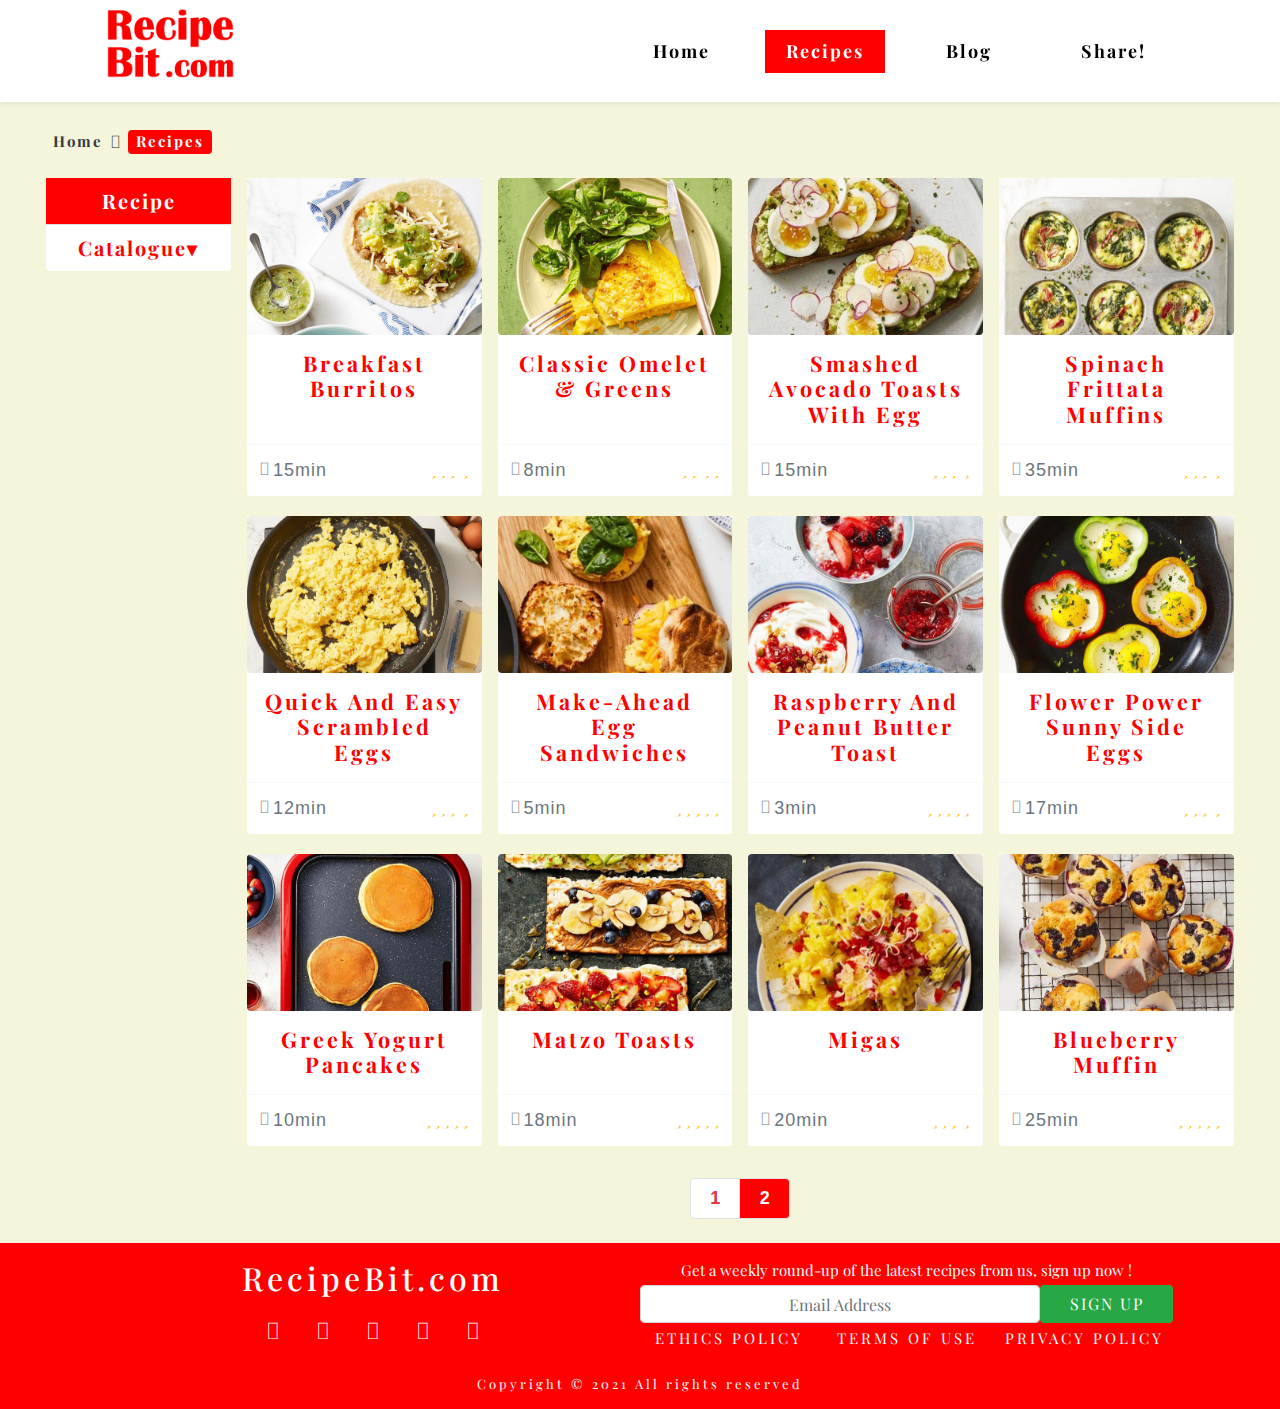
<file: recipe-page2.html>
﻿<!DOCTYPE html>
<html lang="en">
<head>
    <title>Recipe</title>
    <meta charset="utf-8">
    <meta name="viewport" content="width=device-width, initial-scale=1">
    <link rel="stylesheet" href="css/recipe_style.css">
    <link rel="icon" type="image/x-icon" href="icon.png">
    <link rel="stylesheet" href="https://maxcdn.bootstrapcdn.com/bootstrap/4.5.2/css/bootstrap.min.css">
    <script src="https://ajax.googleapis.com/ajax/libs/jquery/3.3.1/jquery.min.js"></script>
    <script src="https://maxcdn.bootstrapcdn.com/bootstrap/4.0.0/js/bootstrap.min.js"></script>
    <link href="https://fonts.googleapis.com/css2?family=Playfair+Display:ital,wght@0,400;1,500&display=swap" rel="stylesheet">
    <link rel="stylesheet" href="https://cdnjs.cloudflare.com/ajax/libs/font-awesome/4.7.0/css/font-awesome.min.css">
    <link rel="stylesheet" href="https://pro.fontawesome.com/releases/v5.10.0/css/all.css" integrity="sha384-AYmEC3Yw5cVb3ZcuHtOA93w35dYTsvhLPVnYs9eStHfGJvOvKxVfELGroGkvsg+p" crossorigin="anonymous"/>

      <script>
$(function () {
  $('[data-toggle="tooltip"]').tooltip()
})
  </script>
    
</head>
<body style="background-color: #F5F5DC">
        <div class=" container-fluid text-center sticky-top bg-white shadow-sm" style=" padding:0px">
            
        <nav class="  col-10 mx-auto navbar navbar-expand-lg navbar-light px-0">
            <a href="index.html">
                <img src="img/5572497.png"  height="70" class="mb-3">
            </a>

            <button class="navbar-toggler" type="button" data-toggle="collapse" data-target="#collapsibleNavbar">
                <span class="navbar-toggler-icon"></span>
            </button>

            <div class="collapse navbar-collapse" id="collapsibleNavbar">
            <ul class="navbar-nav mr-0 align-items-center">

                <li class="nav-item">
                    <a class="nav-link fontstyle " href="index.html">Home</a>
                </li>
                <li class="nav-item dropdown">
                    <a class="my-1 nav-link fontstyle ml-lg-4 navactive">Recipes</a>
                </li>
                <li class="nav-item" >
                    <a class="my-1 nav-link fontstyle ml-lg-4"  href="blog.html">Blog</a>
                </li>
                <li class="nav-item" >
                    <a class="my-1 nav-link fontstyle ml-lg-4"  href="form.html">Share!</a>
                </li>
            </ul>
            </div>
        </nav>
        </div>
    
    
        <!-------------------------------------------------------------------------------->
        <div class="bc-icons-2 col-11 mx-auto mt-3 m-0 " style="padding: 0px" >
          <nav  class="m-0" aria-label="breadcrumb">
            <ol class="breadcrumb bg-transparent" style="padding-left: 0px; margin-bottom: 0" >
              <li class="breadcrumb-item ">
                  <a class=" list-unstyled text-dark breadcrumb-fontstyle" href="index.html">Home</a>
                  <i class="fas fa-angle-right mx-2 my-auto"></i>
              </li>
              <li class="breadcrumb-item breadcrumb-fontstyle bcactive px-2 rounded text-white">Recipes</li>
            </ol>
          </nav>
        </div>
        <!-------------------------------------------------------------------------------->
    
    <div class="col-11 container-fluid mx-auto p-0 ">
        <div class="row">
            <div class="col-xl-2 col-lg-3  col-md-12 mt-1 p-2 text-center">
            <ul class="nav nav-pills flex-column bg-white rounded">
              <li class="nav-item border-bottom navactive"><a class="nav-link submenu text-white ">Recipe</a></li>
                <li class="nav-item">
                    <a class="nav-link collapsed submenu" href="#submenu1" data-toggle="collapse" data-target="#submenu1">Catalogue</a>
                    <div class="collapse" id="submenu1" aria-expanded="false">
                        <ul class="flex-column nav p-0">
                            <li class="nav-item"><a class="nav-link py-0 submenu my-2 p-0" href="recipe of the day.html">Recipe of the day</a></li>
                            <li class="nav-item"><a class="nav-link py-0 submenu my-2 p-0" href="recipe%20-Seasonal.html">Seasonal</a></li>
                            <li class="nav-item"><a class="nav-link py-0 submenu my-2" href="recipe-breakfast-page1.html">Breakfast</a></li>
                            <li class="nav-item"><a class="nav-link py-0 submenu my-2" href="recipe -vegan.html">Vegan</a></li>
                        </ul>
                    </div>
                </li>
            </ul>
            </div>
            <div class="col-xl-10 col-lg-9 col-md-12 ">
                <div class="row">
                
                <!-------------------------------------------------------------------------------->
                
                <div class="col-xs-12 col-sm-12 col-md-4 col-lg-4 col-xl-3  card  border-light m-0 p-2 border-0 mt-1 bg-transparent">
                    <a class="link-unstyled text-decoration-none bg-white stretched-link" href="recipe-SPAGHETTI%20BOLOGNESE.html">
                  <img class="card-img-top img-fluid rounded" src="img/breakfast-burritos1.jpg" >
                  </a>
                  <div class="card-body text-center card-styling p-3 pb-auto bg-white">
                        <h4 class="card-title m-0 text-capitalize">breakfast burritos</h4>
                  </div>
                    <div class="card-footer border-light bg-white mt-auto ">
                        <div class="row">
                        <div class="col-5 col-sm-5 col-md-5 col-lg-6 d-flex  justify-content-start pl-2  text-muted">
                            <span><i class="fas fa-history"></i></span>
                            <span class="px-1 time">15min</span>
                        </div>
                        <div class="col-7 col-sm-7 col-md-7 col-lg-6 d-flex justify-content-end pr-2 text-warning">
                            <span><i class="fas fa-star"></i></span>
                            <span><i class="fas fa-star pl-1"></i></span>
                            <span><i class="fas fa-star pl-1"></i></span>
                            <span><i class="fas fa-star-half-alt pl-1"></i></span>
                            <span><i class="far fa-star pl-1"></i></span>
                        </div>
                        </div>
                    </div>
                </div>

                <!-------------------------------------------------------------------------------->
                
                <div class="col-xs-12 col-sm-12 col-md-4 col-lg-4 col-xl-3  card  border-light m-0 p-2 border-0 mt-1 bg-transparent">
                    <a class="link-unstyled text-decoration-none bg-white stretched-link" href="recipe-SPAGHETTI%20BOLOGNESE.html">
                  <img class="card-img-top img-fluid rounded " src="img/classic-omelet-and-greens1.jpg" >
                  </a>
                  <div class="card-body text-center card-styling p-3 pb-auto bg-white">
                        <h4 class="card-title m-0 text-capitalize">classic omelet & greens</h4>
                  </div>
                    <div class="card-footer border-light bg-white mt-auto ">
                        <div class="row">
                        <div class="col-5 col-sm-5 col-md-5 col-lg-6 d-flex  justify-content-start pl-2  text-muted">
                            <span><i class="fas fa-history"></i></span>
                            <span class="px-1 time">8min</span>
                        </div>
                        <div class="col-7 col-sm-7 col-md-7 col-lg-6 d-flex justify-content-end pr-2 text-warning">
                            <span><i class="fas fa-star"></i></span>
                            <span><i class="fas fa-star pl-1"></i></span>
                            <span><i class="fas fa-star-half-alt pl-1"></i></span>
                            <span><i class="far fa-star pl-1"></i></span>
                            <span><i class="far fa-star pl-1"></i></span>
                        </div>
                        </div>
                    </div>
                </div>
                
                <!-------------------------------------------------------------------------------->
                
                <div class="col-xs-12 col-sm-12 col-md-4 col-lg-4 col-xl-3  card  border-light m-0 p-2 border-0 mt-1 bg-transparent">
                    <a class="link-unstyled text-decoration-none bg-white stretched-link" href="recipe-SPAGHETTI%20BOLOGNESE.html">
                  <img class="card-img-top img-fluid rounded " src="img/smashed-avocado-toasts-with-egg1.jpg" >
                  </a>
                  <div class="card-body text-center card-styling p-3 pb-auto bg-white">
                        <h4 class="card-title m-0 text-capitalize">smashed avocado toasts with egg</h4>
                  </div>
                    <div class="card-footer border-light bg-white mt-auto ">
                        <div class="row">
                        <div class="col-5 col-sm-5 col-md-5 col-lg-6 d-flex  justify-content-start pl-2  text-muted">
                            <span><i class="fas fa-history"></i></span>
                            <span class="px-1 time">15min</span>
                        </div>
                        <div class="col-7 col-sm-7 col-md-7 col-lg-6 d-flex justify-content-end pr-2 text-warning">
                            <span><i class="fas fa-star"></i></span>
                            <span><i class="fas fa-star pl-1"></i></span>
                            <span><i class="fas fa-star pl-1"></i></span>
                            <span><i class="fas fa-star-half-alt pl-1"></i></span>
                            <span><i class="far fa-star pl-1"></i></span>
                        </div>
                        </div>
                    </div>
                </div>
                
                <!-------------------------------------------------------------------------------->
                
                <div class="col-xs-12 col-sm-12 col-md-4 col-lg-4 col-xl-3  card  border-light m-0 p-2 border-0 mt-1 bg-transparent">
                    <a class="link-unstyled text-decoration-none bg-white stretched-link" href="recipe-SPAGHETTI%20BOLOGNESE.html">
                  <img class="card-img-top img-fluid rounded " src="img/spinach-frittata-muffins1.jpg" >
                  </a>
                  <div class="card-body text-center card-styling p-3 pb-auto bg-white">
                        <h4 class="card-title m-0 text-capitalize">spinach frittata muffins</h4>
                  </div>
                    <div class="card-footer border-light bg-white mt-auto ">
                        <div class="row">
                        <div class="col-5 col-sm-5 col-md-5 col-lg-6 d-flex  justify-content-start pl-2  text-muted">
                            <span><i class="fas fa-history"></i></span>
                            <span class="px-1 time">35min</span>
                        </div>
                        <div class="col-7 col-sm-7 col-md-7 col-lg-6 d-flex justify-content-end pr-2 text-warning">
                            <span><i class="fas fa-star"></i></span>
                            <span><i class="fas fa-star pl-1"></i></span>
                            <span><i class="fas fa-star pl-1"></i></span>
                            <span><i class="fas fa-star-half-alt pl-1"></i></span>
                            <span><i class="far fa-star pl-1"></i></span>
                        </div>
                        </div>
                    </div>
                </div>
                
                <!-------------------------------------------------------------------------------->
                
                <div class="col-xs-12 col-sm-12 col-md-4 col-lg-4 col-xl-3  card  border-light m-0 p-2 border-0 mt-1 bg-transparent">
                    <a class="link-unstyled text-decoration-none bg-white stretched-link" href="recipe-SPAGHETTI%20BOLOGNESE.html">
                  <img class="card-img-top img-fluid rounded " src="img/scrambled-eggs1.jpg" >
                  </a>
                  <div class="card-body text-center card-styling p-3 pb-auto bg-white">
                        <h4 class="card-title m-0 text-capitalize">Quick and Easy Scrambled Eggs</h4>
                  </div>
                    <div class="card-footer border-light bg-white mt-auto ">
                        <div class="row">
                        <div class="col-5 col-sm-5 col-md-5 col-lg-6 d-flex  justify-content-start pl-2  text-muted">
                            <span><i class="fas fa-history"></i></span>
                            <span class="px-1 time">12min</span>
                        </div>
                        <div class="col-7 col-sm-7 col-md-7 col-lg-6 d-flex justify-content-end pr-2 text-warning">
                            <span><i class="fas fa-star"></i></span>
                            <span><i class="fas fa-star pl-1"></i></span>
                            <span><i class="fas fa-star pl-1"></i></span>
                            <span><i class="fas fa-star-half-alt pl-1"></i></span>
                            <span><i class="far fa-star pl-1"></i></span>
                        </div>
                        </div>
                    </div>
                </div>
                
                <!-------------------------------------------------------------------------------->
                
                <div class="col-xs-12 col-sm-12 col-md-4 col-lg-4 col-xl-3  card  border-light m-0 p-2 border-0 mt-1 bg-transparent">
                    <a class="link-unstyled text-decoration-none bg-white stretched-link" href="recipe-SPAGHETTI%20BOLOGNESE.html">
                  <img class="card-img-top img-fluid rounded " src="img/quick-breakfasts-make-ahead-sandwiches1.jpg" >
                  </a>
                  <div class="card-body text-center card-styling p-3 pb-auto bg-white">
                        <h4 class="card-title m-0 text-capitalize">Make-Ahead Egg Sandwiches</h4>
                  </div>
                    <div class="card-footer border-light bg-white mt-auto ">
                        <div class="row">
                        <div class="col-5 col-sm-5 col-md-5 col-lg-6 d-flex  justify-content-start pl-2  text-muted">
                            <span><i class="fas fa-history"></i></span>
                            <span class="px-1 time">5min</span>
                        </div>
                        <div class="col-7 col-sm-7 col-md-7 col-lg-6 d-flex justify-content-end pr-2 text-warning">
                            <span><i class="fas fa-star"></i></span>
                            <span><i class="fas fa-star pl-1"></i></span>
                            <span><i class="fas fa-star pl-1"></i></span>
                            <span><i class="far fa-star pl-1"></i></span>
                            <span><i class="far fa-star pl-1"></i></span>
                        </div>
                        </div>
                    </div>
                </div>
                
                <!-------------------------------------------------------------------------------->
                
                <div class="col-xs-12 col-sm-12 col-md-4 col-lg-4 col-xl-3  card  border-light m-0 p-2 border-0 mt-1 bg-transparent">
                    <a class="link-unstyled text-decoration-none bg-white stretched-link" href="recipe-SPAGHETTI%20BOLOGNESE.html">
                  <img class="card-img-top img-fluid rounded " src="img/Raspberry-Chia Jam-and-Peanut Butter-Toast1.jpg" >
                  </a>
                  <div class="card-body text-center card-styling p-3 pb-auto bg-white">
                        <h4 class="card-title m-0 text-capitalize">Raspberry and Peanut Butter Toast</h4>
                  </div>
                    <div class="card-footer border-light bg-white mt-auto ">
                        <div class="row">
                        <div class="col-5 col-sm-5 col-md-5 col-lg-6 d-flex  justify-content-start pl-2  text-muted">
                            <span><i class="fas fa-history"></i></span>
                            <span class="px-1 time">3min</span>
                        </div>
                        <div class="col-7 col-sm-7 col-md-7 col-lg-6 d-flex justify-content-end pr-2 text-warning">
                            <span><i class="fas fa-star pl-1"></i></span>
                            <span><i class="fas fa-star pl-1"></i></span>
                            <span><i class="fas fa-star pl-1"></i></span>
                            <span><i class="fas fa-star pl-1"></i></span>
                            <span><i class="fas fa-star pl-1"></i></span>
                        </div>
                        </div>
                    </div>
                </div>
                
                <!-------------------------------------------------------------------------------->
                
                <div class="col-xs-12 col-sm-12 col-md-4 col-lg-4 col-xl-3  card  border-light m-0 p-2 border-0 mt-1 bg-transparent">
                    <a class="link-unstyled text-decoration-none bg-white stretched-link" href="recipe-SPAGHETTI%20BOLOGNESE.html">
                  <img class="card-img-top img-fluid rounded " src="img/flower-power-sunny-side-eggs1.jpg" >
                  </a>
                  <div class="card-body text-center card-styling p-3 pb-auto bg-white">
                        <h4 class="card-title m-0 text-capitalize">flower power sunny side eggs</h4>
                  </div>
                    <div class="card-footer border-light bg-white mt-auto ">
                        <div class="row">
                        <div class="col-5 col-sm-5 col-md-5 col-lg-6 d-flex  justify-content-start pl-2  text-muted">
                            <span><i class="fas fa-history"></i></span>
                            <span class="px-1 time">17min</span>
                        </div>
                        <div class="col-7 col-sm-7 col-md-7 col-lg-6 d-flex justify-content-end pr-2 text-warning">
                            <span><i class="fas fa-star"></i></span>
                            <span><i class="fas fa-star pl-1"></i></span>
                            <span><i class="fas fa-star pl-1"></i></span>
                            <span><i class="fas fa-star-half-alt pl-1"></i></span>
                            <span><i class="far fa-star pl-1"></i></span>
                        </div>
                        </div>
                    </div>
                </div>
                
                <!-------------------------------------------------------------------------------->
                
                <div class="col-xs-12 col-sm-12 col-md-4 col-lg-4 col-xl-3  card  border-light m-0 p-2 border-0 mt-1 bg-transparent">
                    <a class="link-unstyled text-decoration-none bg-white stretched-link" href="recipe-SPAGHETTI%20BOLOGNESE.html">
                  <img class="card-img-top img-fluid rounded " src="img/greek-yogurt-pancakes1.jpg" >
                  </a>
                  <div class="card-body text-center card-styling p-3 pb-auto bg-white">
                        <h4 class="card-title m-0 text-capitalize">greek yogurt pancakes</h4>
                  </div>
                    <div class="card-footer border-light bg-white mt-auto ">
                        <div class="row">
                        <div class="col-5 col-sm-5 col-md-5 col-lg-6 d-flex  justify-content-start pl-2  text-muted">
                            <span><i class="fas fa-history"></i></span>
                            <span class="px-1 time">10min</span>
                        </div>
                        <div class="col-7 col-sm-7 col-md-7 col-lg-6 d-flex justify-content-end pr-2 text-warning">
                            <span><i class="fas fa-star"></i></span>
                            <span><i class="fas fa-star pl-1"></i></span>
                            <span><i class="fas fa-star pl-1"></i></span>
                            <span><i class="far fa-star pl-1"></i></span>
                            <span><i class="far fa-star pl-1"></i></span>
                        </div>
                        </div>
                    </div>
                </div>
                
                <!-------------------------------------------------------------------------------->
                
                <div class="col-xs-12 col-sm-12 col-md-4 col-lg-4 col-xl-3  card  border-light m-0 p-2 border-0 mt-1 bg-transparent">
                    <a class="link-unstyled text-decoration-none bg-white stretched-link" href="recipe-SPAGHETTI%20BOLOGNESE.html">
                  <img class="card-img-top img-fluid rounded " src="img/matzo-toasts1.jpg" >
                  </a>
                  <div class="card-body text-center card-styling p-3 pb-auto bg-white">
                        <h4 class="card-title m-0 text-capitalize">matzo toasts</h4>
                  </div>
                    <div class="card-footer border-light bg-white mt-auto ">
                        <div class="row">
                        <div class="col-5 col-sm-5 col-md-5 col-lg-6 d-flex  justify-content-start pl-2  text-muted">
                            <span><i class="fas fa-history"></i></span>
                            <span class="px-1 time">18min</span>
                        </div>
                        <div class="col-7 col-sm-7 col-md-7 col-lg-6 d-flex justify-content-end pr-2 text-warning">
                            <span><i class="fas fa-star pl-1"></i></span>
                            <span><i class="fas fa-star pl-1"></i></span>
                            <span><i class="fas fa-star pl-1"></i></span>
                            <span><i class="fas fa-star pl-1"></i></span>
                            <span><i class="fas fa-star pl-1"></i></span>
                        </div>
                        </div>
                    </div>
                </div>
                
                <!-------------------------------------------------------------------------------->
                
                <div class="col-xs-12 col-sm-12 col-md-4 col-lg-4 col-xl-3 card border-light m-0 p-2 border-0 mt-1 bg-transparent">
                    <a class="link-unstyled text-decoration-none bg-white stretched-link" href="recipe-SPAGHETTI%20BOLOGNESE.html">
                  <img class="card-img-top img-fluid rounded " src="img/migas1.jpg" >
                  </a>
                  <div class="card-body text-center card-styling p-3 pb-auto bg-white">
                        <h4 class="card-title m-0 text-capitalize">migas</h4>
                  </div>
                    <div class="card-footer border-light bg-white mt-auto ">
                        <div class="row">
                        <div class="col-5 col-sm-5 col-md-5 col-lg-6 d-flex  justify-content-start pl-2  text-muted">
                            <span><i class="fas fa-history"></i></span>
                            <span class="px-1 time">20min</span>
                        </div>
                        <div class="col-7 col-sm-7 col-md-7 col-lg-6 d-flex justify-content-end pr-2 text-warning">
                            <span><i class="fas fa-star"></i></span>
                            <span><i class="fas fa-star pl-1"></i></span>
                            <span><i class="fas fa-star pl-1"></i></span>
                            <span><i class="fas fa-star-half-alt pl-1"></i></span>
                            <span><i class="far fa-star pl-1"></i></span>
                        </div>
                        </div>
                    </div>
                </div>
                
                <!-------------------------------------------------------------------------------->
                
                <div class="col-xs-12 col-sm-12 col-md-4 col-lg-4 col-xl-3  card  border-light m-0 p-2 border-0 mt-1 bg-transparent">
                    <a class="link-unstyled text-decoration-none bg-white stretched-link" href="recipe-SPAGHETTI%20BOLOGNESE.html">
                  <img class="card-img-top img-fluid rounded " src="img/blueberry-muffin1.jpg" >
                  </a>
                  <div class="card-body text-center card-styling p-3 pb-auto bg-white">
                        <h4 class="card-title m-0 text-capitalize">blueberry muffin</h4>
                  </div>
                    <div class="card-footer border-light bg-white mt-auto ">
                        <div class="row">
                        <div class="col-5 col-sm-5 col-md-5 col-lg-6 d-flex  justify-content-start pl-2  text-muted">
                            <span><i class="fas fa-history"></i></span>
                            <span class="px-1 time">25min</span>
                        </div>
                        <div class="col-7 col-sm-7 col-md-7 col-lg-6 d-flex justify-content-end pr-2 text-warning">
                            <span><i class="fas fa-star"></i></span>
                            <span><i class="fas fa-star pl-1"></i></span>
                            <span><i class="fas fa-star pl-1"></i></span>
                            <span><i class="far fa-star pl-1"></i></span>
                            <span><i class="far fa-star pl-1"></i></span>
                        </div>
                        </div>
                    </div>
                </div>
                
                
              </div>  
            </div>
            
            
            
            <div class="col-lg-2 hidden"></div>
            <div class="col-lg-10 m-0 my-4">
                    <nav aria-label="Page navigation example">
                      <ul class="pagination justify-content-center my-auto text-center">
                        <li class="page-item"><a class="page-link text-danger" href="recipe.html">1</a></li>
                        <li class="page-item"><a class="page-link navactive" href="#">2</a></li>
                      </ul>
                    </nav>
            </div>
            
        </div>
    </div>
    
   
        <footer>
            <div class="container-fluid col-10">
                <div class="row justify-content-center">
                    <div class="col-xl-6 col-lg-5 col-md-12 col-12 text-center mt-3">
                        <h2 class="footer-heading m-0 footer-header-style">RecipeBit.com</a></h2>
                        <div class="btn justify-content-center p-0 pt-3 pb-2">
                            <div class="btn-group-lg">
                                <button type="button" class="btn p-0">
                                    <a data-toggle="tooltip"  data-placement="bottom"  title="Join us on facebook" href="http://google.com/" target="_blank">
                                        <i class="icon-style px-lx-4 px-lg-3 px-md-4 px-2 fab fa-facebook-square"></i>
                                    </a>
                                </button>
                                <button type="button" class="btn p-0">
                                    <a data-toggle="tooltip"  data-placement="bottom"  title="Join us on twitter" href="http://google.com/" target="_blank">
                                        <i class="icon-style px-lx-4 px-lg-3 px-md-4 px-2 fab fa-twitter-square"></i>
                                    </a>
                                </button>
                                <button type="button" class="btn p-0">
                                    <a data-toggle="tooltip"  data-placement="bottom"  title="Join us on instagram" href="http://google.com/" target="_blank">
                                        <i class="icon-style px-lx-4 px-lg-3 px-md-4 px-2 fab fa-instagram"></i>
                                    </a>
                                </button>
                                <button type="button" class="btn p-0">
                                    <a data-toggle="tooltip"  data-placement="bottom"  title="Join us on pinterest" href="http://google.com/" target="_blank">
                                        <i class="icon-style px-lx-4 px-lg-3 px-md-4 px-2 fab fa-pinterest-square"></i>
                                    </a>
                                </button>
                                <button type="button" class="btn p-0">
                                    <a data-toggle="tooltip"  data-placement="bottom"  title="Join us on youtube" href="http://google.com/" target="_blank">
                                        <i class="icon-style px-lx-4 px-lg-3 px-md-4 px-2 fab fa-youtube-square "></i>
                                    </a>
                                </button>
                            </div>
                        </div>
                    </div>
                    <div class="col-xl-6 col-lg-7 col-md-8 col-10 my-md-2 mt-lg-3">
                        <div class="row">
                            <div class="col-12 p-0 text-justify r-fontstyle-signup text-center">
                                Get a weekly round-up of the latest recipes from us, sign up now !
                            </div>
                        <div class="col-lg-9 col-md-9 col-sm-8 col-12  align-self-center px-0 mt-1 btn-signup">
                        <form class="form-inline " style="width:100%">
                            <input class="form-control text-center text-capitalize" style="width:100%" type="Email"  placeholder="email address">
                        </form>
                        </div>
                        <div class="col-lg-3  col-md-3 col-sm-4 col-12 px-md-0 px-0 mt-sm-0 mt-2 text-center ">
                            <button class="btn mt-1 btn-block bg-success text-white btn-signup">SIGN UP</button>
                        </div>
                        </div>
                        <div class="col-12 text-white text-center p-0 mt-md-1">
                            <div class="row">
                                <div class="col-sm-4  col-12 p-0 my-2 my-sm-0 r-fontstyle-tnc">
                                <a class="link-unstyled text-decoration-none r-fontstyle-tnc"  href="">ETHICS POLICY</a>
                            </div>
                            <div class="col-sm-4 col-12 p-0 my-2 my-sm-0 r-fontstyle-tnc">
                                <a class="link-unstyled text-decoration-none r-fontstyle-tnc"  href="">TERMS OF USE</a>
                            </div>
                            <div class="col-sm-4 col-12 p-0 my-2 my-sm-0 r-fontstyle-tnc">
                                <a class="link-unstyled text-decoration-none r-fontstyle-tnc" href="">PRIVACY POLICY</a>
                            </div>
                            </div>
                        </div>
                    </div>
                        <div class="col-12 my-3">
                            <p class="copyright text-center m-0">Copyright &COPY; 2021 All rights reserved</p>
                        </div>
                </div>
            </div>

        </footer>
</body>

</html>
</file>
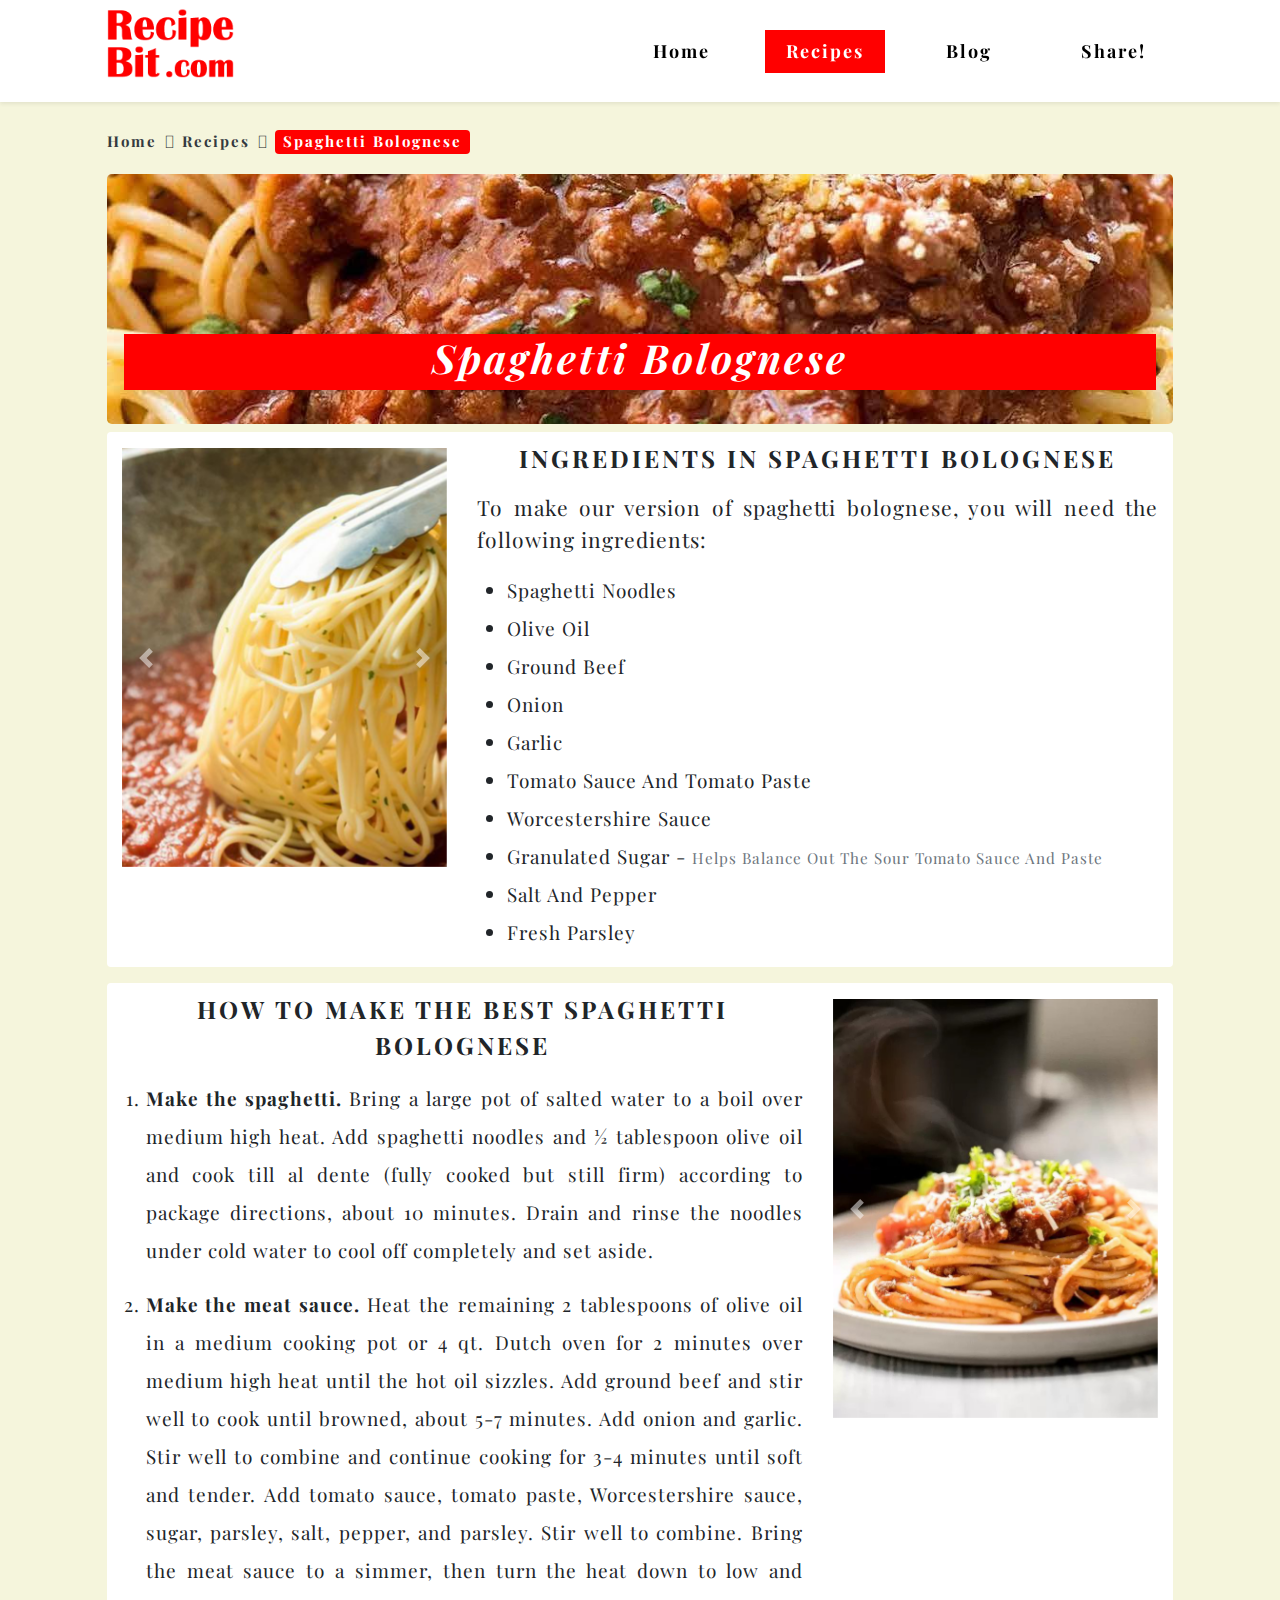
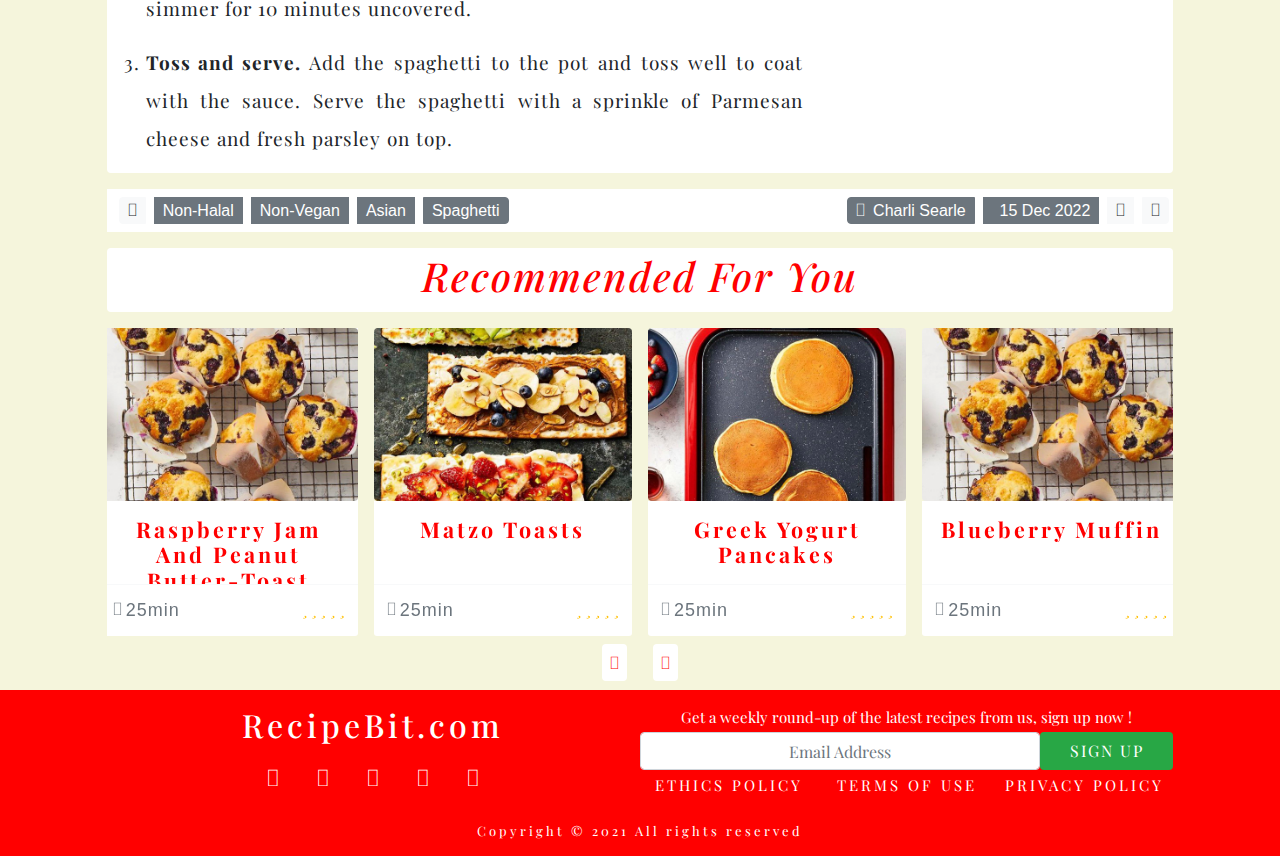
<file: recipe-SPAGHETTI BOLOGNESE.html>
﻿<!DOCTYPE html>
<html lang="en">
<head>
    <title>Recipes</title>
    <meta charset="utf-8">
    <meta name="viewport" content="width=device-width, initial-scale=1">
    <link rel="stylesheet" href="css/rSB_style.css">
    <link rel="icon" type="image/x-icon" href="icon.png">
    <link rel="stylesheet" href="https://maxcdn.bootstrapcdn.com/bootstrap/4.5.2/css/bootstrap.min.css">
    <script src="https://ajax.googleapis.com/ajax/libs/jquery/3.3.1/jquery.min.js"></script>
    <script src="https://maxcdn.bootstrapcdn.com/bootstrap/4.0.0/js/bootstrap.min.js"></script>
    <link href="https://fonts.googleapis.com/css2?family=Playfair+Display:ital,wght@0,400;1,500&display=swap" rel="stylesheet">
    <link rel="stylesheet" href="https://cdnjs.cloudflare.com/ajax/libs/font-awesome/4.7.0/css/font-awesome.min.css">
    <link rel="stylesheet" href="https://pro.fontawesome.com/releases/v5.10.0/css/all.css" integrity="sha384-AYmEC3Yw5cVb3ZcuHtOA93w35dYTsvhLPVnYs9eStHfGJvOvKxVfELGroGkvsg+p" crossorigin="anonymous"/>

      <script>
$(function () {
  $('[data-toggle="tooltip"]').tooltip()
})
  </script>
    
</head>
<body style="background-color: #F5F5DC">
        <div class=" container-fluid text-center sticky-top bg-white shadow-sm" style=" padding:0px">
            
        <nav class="  col-10 mx-auto navbar navbar-expand-lg navbar-light px-0">
        <img src="img/5572497.png"  height="70" class="mb-3">

            <button class="navbar-toggler" type="button" data-toggle="collapse" data-target="#collapsibleNavbar">
                <span class="navbar-toggler-icon"></span>
            </button>

            <div class="collapse navbar-collapse" id="collapsibleNavbar">
                
            <ul class="navbar-nav mr-0 align-items-center">
                <li class="nav-item">
                    <a class="nav-link fontstyle " href="ndex.html">Home</a>
                </li>
                <li class="nav-item dropdown">
                    <a class="my-1 nav-link fontstyle ml-lg-4 navactive" >Recipes</a>
                </li>
                <li class="nav-item" >
                    <a class="my-1 nav-link fontstyle ml-lg-4"  href="blog.html">Blog</a>
                </li>
                <li class="nav-item" >
                    <a class="my-1 nav-link fontstyle ml-lg-4"  href="form.html">Share!</a>
                </li>
            </ul>
                
            </div>
        </nav>
        </div>
        <!-------------------------------------------------------------------------------->
        <div class="bc-icons-2 col-10 mx-auto mt-3 m-0" style="padding: 0px" >
              <nav  class="m-0" aria-label="breadcrumb">
                <ol class="breadcrumb bg-transparent" style="padding-left: 0px; margin-bottom: 0" >
                  <li class="breadcrumb-item ">
                      <a class=" list-unstyled text-dark breadcrumb-fontstyle" href="index.html">Home</a>
                      <i class="fas fa-angle-right mx-2 my-auto"></i>
                  </li>
                  <li class="breadcrumb-item p-0">
                      <a class=" list-unstyled text-dark breadcrumb-fontstyle" href="recipe.html">Recipes</a>
                      <i class="fas fa-angle-right mx-2 my-auto"></i>
                  </li>
                  <li class="breadcrumb-item breadcrumb-fontstyle bcactive px-2 rounded text-white ">Spaghetti Bolognese</li>
                </ol>
              </nav>
        </div>
        <!-------------------------------------------------------------------------------->
        <div class=" col-10 mx-auto mt-2 jumbotron jumbotron-image align-items-center " style="margin-bottom:0; background-image: url(img/maxresdefault.jpg); height: 250px">
            <div class="row mt-5">
                <div class="col-12 mt-5 mx-auto text-center p-0 bg-danger1">
                 <h1 class="text-cool text-capitalize ">Spaghetti Bolognese</h1>
                </div>
            </div>
        </div>
        <!-------------------------------------------------------------------------------->
    
    <div class="container-fluid col-10 mt-2 bg-white rounded ">
        <div class="row">

             <!-------------------------------------------------------------------------------->
             
            <div class="col-sm-10 col-md-6 col-lg-6 col-xl-4 mt-0 py-3">
                <div id="carouselExampleControls" class="carousel slide" data-ride="carousel">
                  <div class="carousel-inner">
                    <div class="carousel-item active">
                      <img class="d-block w-100" src="img/10_finish_spag_in_sauce.jpg" alt="First slide">
                    </div>
                    <div class="carousel-item">
                      <img class="d-block w-100" src="img/how-to-cook-pasta-6.jpg" alt="Second slide">
                    </div>
                  </div>
                  <a class="carousel-control-prev" href="#carouselExampleControls" role="button" data-slide="prev">
                    <span class="carousel-control-prev-icon" aria-hidden="true"></span>
                    <span class="sr-only">Previous</span>
                  </a>
                  <a class="carousel-control-next" href="#carouselExampleControls" role="button" data-slide="next">
                    <span class="carousel-control-next-icon" aria-hidden="true"></span>
                    <span class="sr-only">Next</span>
                  </a>
                </div>
            </div>
             
              <!-------------------------------------------------------------------------------->

            <div class="col-sm-10 col-md-6 col-lg-6 col-xl-8">
                <p class="title pt-2">INGREDIENTS IN SPAGHETTI BOLOGNESE</p>
                <p class="title2  text-justify">To make our version of spaghetti bolognese, you will need the following ingredients:</p>
                <ul class="inside text-capitalize text-justify" style="padding-left:30px">
                    <li>spaghetti noodles</li>
                    <li>olive oil</li>
                    <li>ground beef </li>
                    <li>onion</li>
                    <li>garlic</li>
                    <li>tomato sauce and tomato paste</li>
                    <li>Worcestershire sauce</li>
                    <li>granulated sugar - <span class="text-muted small">helps balance out the sour tomato sauce and paste</span> </li>
                    <li>salt and pepper</li>
                    <li>fresh parsley</li>
                </ul>
            </div>
            
        </div>
     </div>
    
        <div class="container-fluid col-10 my-3  bg-white rounded">
        <div class="row">
            <div class="col-sm-10 col-md-6 col-lg-6 col-xl-8 text-justify ">
                <p class=" title pt-2">HOW TO MAKE THE BEST SPAGHETTI BOLOGNESE</p>
                <ol class="inside pl-4">
                    <li><b>Make the spaghetti.</b> Bring a large pot of salted water to a boil over medium high heat. 
                        Add spaghetti noodles and ½ tablespoon olive oil and cook till al dente (fully cooked but still firm) 
                        according to package directions, about 10 minutes. 
                        Drain and rinse the noodles under cold water to cool off completely and set aside.</li>
                    <li class="mt-3"><b>Make the meat sauce.</b> Heat the remaining 2 tablespoons of olive oil in a medium cooking pot or 
                        4 qt. Dutch oven for 2 minutes over medium high heat until the hot oil sizzles. Add ground beef
                        and stir well to cook until browned, about 5-7 minutes. Add onion and garlic. Stir well to combine
                        and continue cooking for 3-4 minutes until soft and tender. Add tomato sauce, tomato paste,
                        Worcestershire sauce, sugar, parsley, salt, pepper, and parsley. Stir well to combine. 
                        Bring the meat sauce to a simmer, then turn the heat down to low and simmer for 
                        10 minutes uncovered.</li>
                    <li class="mt-3"><b>Toss and serve.</b> Add the spaghetti to the pot and toss well to coat with the sauce. 
                        Serve the spaghetti with a sprinkle of Parmesan cheese and fresh parsley on top.</li>
                </ol>
           </div>
            <div class="col-sm-10 col-md-6 col-lg-6 col-xl-4 py-3">
                <div id="carouselExampleControls1" class="carousel slide" data-ride="carousel">
                  <div class="carousel-inner">
                    <div class="carousel-item active">
                      <img class="d-block w-100" src="img/spaghetti-bolognese-3-683x1024.jpg.jpg" alt="First slide">
                    </div>
                    <div class="carousel-item">
                      <img class="d-block w-100" src="img/ezgif-5-8b9aef99b0.jpg" alt="Second slide">
                    </div>
                  </div>
                  <a class="carousel-control-prev" href="#carouselExampleControls1" role="button" data-slide="prev">
                    <span class="carousel-control-prev-icon" aria-hidden="true"></span>
                    <span class="sr-only">Previous</span>
                  </a>
                  <a class="carousel-control-next" href="#carouselExampleControls1" role="button" data-slide="next">
                    <span class="carousel-control-next-icon" aria-hidden="true"></span>
                    <span class="sr-only">Next</span>
                  </a>
            </div>
        </div>
        </div>
            </div>
                <div class="col-10 mx-auto bg-white py-2 mb-3 d-none d-sm-block">
                    <div class="row">
                        <div class="col-xl-6  col-lg-6 col-md-5 col-12 px-2 ">
                            <div class="btn-group">
                             <button type="button" class="btn btn-light text-red p-0 px-2 text-center stretched-link mx-1" style="font-family: arial"><i class="fas fa-tags "></i></button>
                             <button type="button" class="btn btn-secondary text-red p-0 px-2 text-center stretched-link mx-1" style="font-family: arial">Non-Halal</button>
                             <button type="button" class="btn btn-secondary text-red p-0 px-2 text-center stretched-link mx-1" style="font-family: arial">Non-Vegan</button>
                             <button type="button" class="btn btn-secondary text-red p-0 px-2 text-center stretched-link mx-1 d-none d-lg-block" style="font-family: arial">Asian</button>
                             <button type="button" class="btn btn-secondary text-red p-0 px-2 text-center stretched-link mx-1 d-none d-lg-block" style="font-family: arial">Spaghetti</button>
                            </div>
                        </div>
                        <div class="col-xl-6  col-lg-6 col-md-7 col-12 p-0 text-right  " >
                            <div class="btn-group">
                             <button type="button" class="btn btn-secondary text-red p-0 px-2 text-center stretched-link mx-1" style="font-family: arial"><i class="fas fa-at pr-2"></i>Charli Searle</button>
                             <button type="button" class="btn btn-secondary text-red p-0 px-2 text-center stretched-link mx-1 d-none d-sm-block" style="font-family: arial"><i class="fas fa-clock pr-2"></i>15 Dec 2022 </button>
                             <button type="button" class="btn btn-light text-red p-0 px-2 text-center stretched-link mx-1" style="font-family: arial"><i class="fas fa-print text-center"></i></button>
                             <button type="button" class="btn btn-light text-red p-0 px-2 text-center stretched-link mx-1" style="font-family: arial"><i class="far fa-bookmark text-center"></i></button>
                            </div>
                        </div>
                    </div>
            </div>
        
           <div class="col-10 mx-auto bg-white py-2 mb-3 d-block d-sm-none">
                    <div class="row">
                        <div class="col-xl-6  col-lg-6 col-md-5 col-12 px-2 text-center">
                            <div class="btn-group">
                             <button type="button" class="btn btn-light text-red p-0 px-2 text-center stretched-link mx-1" style="font-family: arial"><i class="fas fa-tags "></i></button>
                             <button type="button" class="btn btn-secondary text-red p-0 px-2 text-center stretched-link mx-1" style="font-family: arial">Non-Halal</button>
                             <button type="button" class="btn btn-secondary text-red p-0 px-2 text-center stretched-link mx-1" style="font-family: arial">Non-Vegan</button>
                             <button type="button" class="btn btn-secondary text-red p-0 px-2 text-center stretched-link mx-1 d-none d-lg-block" style="font-family: arial">Asian</button>
                             <button type="button" class="btn btn-secondary text-red p-0 px-2 text-center stretched-link mx-1 d-none d-lg-block" style="font-family: arial">Spaghetti</button>
                            </div>
                        </div>
                        <div class="col-xl-6  col-lg-6 col-md-7 col-12 p-0 text-center  mt-2 " >
                            <div class="btn-group">
                             <button type="button" class="btn btn-secondary text-red p-0 px-2 text-center stretched-link mx-1" style="font-family: arial"><i class="fas fa-at pr-2"></i>Charli Searle</button>
                             <button type="button" class="btn btn-secondary text-red p-0 px-2 text-center stretched-link mx-1 d-none d-sm-block" style="font-family: arial"><i class="fas fa-clock pr-2"></i>15 Dec 2022 </button>
                             <button type="button" class="btn btn-light text-red p-0 px-2 text-center stretched-link mx-1" style="font-family: arial"><i class="fas fa-print text-center"></i></button>
                             <button type="button" class="btn btn-light text-red p-0 px-2 text-center stretched-link mx-1" style="font-family: arial"><i class="far fa-bookmark text-center"></i></button>
                            </div>
                        </div>
                    </div>
            </div>
        
        
        
        
   
    <div class="container-fluid col-10 heightlight-text text-center bg-white rounded py-1" style=" padding:0px">
    <h1 class="text-red text-capitalize">recommended for you</h1>
    </div>
        
<div class=" container-fluid card-deck col-10 mx-auto p-0" >
<div id="multi-item-example" class="carousel slide carousel-multi-item" data-ride="carousel" data-interval="false">


  <div class="carousel-inner" role="listbox">
    <div class="carousel-item active mt-1 ">
        <div class="row"> 

                <!-------------------------------------------------------------------------------->
                
                <div class="col-xs-12 col-sm-12 col-md-4 col-lg-4 col-xl-3  card  border-light m-0 p-2 border-0 mt-1 bg-transparent">
                    <a class="link-unstyled text-decoration-none bg-white stretched-link" href="recipe-SPAGHETTI%20BOLOGNESE.html">
                  <img class="card-img-top img-fluid rounded " src="img/blueberry-muffin1.jpg" >
                  </a>
                  <div class="card-body text-center card-styling p-3 pb-auto bg-white card-warpper">
                        <h4 class="card-title m-0 text-capitalize">Raspberry Jam and Peanut Butter-Toast</h4>
                  </div>
                    <div class="card-footer border-light bg-white mt-auto ">
                        <div class="row">
                        <div class="col-5 col-sm-5 col-md-5 col-lg-6 d-flex  justify-content-start pl-2  text-muted">
                            <span><i class="fas fa-history"></i></span>
                            <span class="px-1 time">25min</span>
                        </div>
                        <div class="col-7 col-sm-7 col-md-7 col-lg-6 d-flex justify-content-end pr-2 text-warning">
                            <span><i class="fas fa-star"></i></span>
                            <span><i class="fas fa-star pl-1"></i></span>
                            <span><i class="fas fa-star pl-1"></i></span>
                            <span><i class="far fa-star pl-1"></i></span>
                            <span><i class="far fa-star pl-1"></i></span>
                        </div>
                        </div>
                    </div>
                </div>
                
                <!-------------------------------------------------------------------------------->
                
                <div class="col-xs-12 col-sm-12 col-md-4 col-lg-4 col-xl-3  card  border-light m-0 p-2 border-0 mt-1 bg-transparent d-none d-sm-block">
                    <a class="link-unstyled text-decoration-none bg-white stretched-link" href="recipe-SPAGHETTI%20BOLOGNESE.html">
                  <img class="card-img-top img-fluid rounded " src="img/matzo-toasts1.jpg" >
                  </a>
                  <div class="card-body text-center card-styling p-3 pb-auto bg-white card-warpper">
                        <h4 class="card-title m-0 text-capitalize">matzo toasts</h4>
                  </div>
                    <div class="card-footer border-light bg-white mt-auto ">
                        <div class="row">
                        <div class="col-5 col-sm-5 col-md-5 col-lg-6 d-flex  justify-content-start pl-2  text-muted">
                            <span><i class="fas fa-history"></i></span>
                            <span class="px-1 time">25min</span>
                        </div>
                        <div class="col-7 col-sm-7 col-md-7 col-lg-6 d-flex justify-content-end pr-2 text-warning">
                            <span><i class="fas fa-star"></i></span>
                            <span><i class="fas fa-star pl-1"></i></span>
                            <span><i class="fas fa-star pl-1"></i></span>
                            <span><i class="far fa-star pl-1"></i></span>
                            <span><i class="far fa-star pl-1"></i></span>
                        </div>
                        </div>
                    </div>
                </div>
                                
                <!-------------------------------------------------------------------------------->
                
                <div class="col-xs-12 col-sm-12 col-md-4 col-lg-4 col-xl-3  card  border-light m-0 p-2 border-0 mt-1 bg-transparent d-none d-sm-block">
                    <a class="link-unstyled text-decoration-none bg-white stretched-link" href="recipe-SPAGHETTI%20BOLOGNESE.html">
                  <img class="card-img-top img-fluid rounded " src="img/greek-yogurt-pancakes1.jpg" >
                  </a>
                  <div class="card-body text-center card-styling p-3 pb-auto bg-white card-warpper">
                        <h4 class="card-title m-0 text-capitalize">greek yogurt pancakes</h4>
                  </div>
                    <div class="card-footer border-light bg-white mt-auto ">
                        <div class="row">
                        <div class="col-5 col-sm-5 col-md-5 col-lg-6 d-flex  justify-content-start pl-2  text-muted">
                            <span><i class="fas fa-history"></i></span>
                            <span class="px-1 time">25min</span>
                        </div>
                        <div class="col-7 col-sm-7 col-md-7 col-lg-6 d-flex justify-content-end pr-2 text-warning">
                            <span><i class="fas fa-star"></i></span>
                            <span><i class="fas fa-star pl-1"></i></span>
                            <span><i class="fas fa-star pl-1"></i></span>
                            <span><i class="far fa-star pl-1"></i></span>
                            <span><i class="far fa-star pl-1"></i></span>
                        </div>
                        </div>
                    </div>
                </div>
                                
                <!-------------------------------------------------------------------------------->
                
                <div class="col-xs-12 col-sm-12 col-md-4 col-lg-4 col-xl-3  card  border-light m-0 p-2 border-0 mt-1 bg-transparent d-none d-xl-block">
                    <a class="link-unstyled text-decoration-none bg-white stretched-link" href="recipe-SPAGHETTI%20BOLOGNESE.html">
                  <img class="card-img-top img-fluid rounded " src="img/blueberry-muffin1.jpg" >
                  </a>
                  <div class="card-body text-center card-styling p-3 pb-auto bg-white card-warpper">
                        <h4 class="card-title m-0 text-capitalize">blueberry muffin</h4>
                  </div>
                    <div class="card-footer border-light bg-white mt-auto ">
                        <div class="row">
                        <div class="col-5 col-sm-5 col-md-5 col-lg-6 d-flex  justify-content-start pl-2  text-muted">
                            <span><i class="fas fa-history"></i></span>
                            <span class="px-1 time">25min</span>
                        </div>
                        <div class="col-7 col-sm-7 col-md-7 col-lg-6 d-flex justify-content-end pr-2 text-warning">
                            <span><i class="fas fa-star"></i></span>
                            <span><i class="fas fa-star pl-1"></i></span>
                            <span><i class="fas fa-star pl-1"></i></span>
                            <span><i class="far fa-star pl-1"></i></span>
                            <span><i class="far fa-star pl-1"></i></span>
                        </div>
                        </div>
                    </div>
                </div>
                
</div>
    </div>
      
    <div class="carousel-item mt-1 ">
                <div class="row"> 

                <!-------------------------------------------------------------------------------->
                
                <div class="col-xs-12 col-sm-12 col-md-4 col-lg-4 col-xl-3  card  border-light m-0 p-2 border-0 mt-1 bg-transparent">
                    <a class="link-unstyled text-decoration-none bg-white stretched-link" href="recipe-SPAGHETTI%20BOLOGNESE.html">
                  <img class="card-img-top img-fluid rounded " src="img/flower-power-sunny-side-eggs1.jpg" >
                  </a>
                  <div class="card-body text-center card-styling p-3 pb-auto bg-white card-warpper">
                        <h4 class="card-title m-0 text-capitalize">flower power sunny side eggs</h4>
                  </div>
                    <div class="card-footer border-light bg-white mt-auto ">
                        <div class="row">
                        <div class="col-5 col-sm-5 col-md-5 col-lg-6 d-flex  justify-content-start pl-2  text-muted">
                            <span><i class="fas fa-history"></i></span>
                            <span class="px-1 time">25min</span>
                        </div>
                        <div class="col-7 col-sm-7 col-md-7 col-lg-6 d-flex justify-content-end pr-2 text-warning">
                            <span><i class="fas fa-star"></i></span>
                            <span><i class="fas fa-star pl-1"></i></span>
                            <span><i class="fas fa-star pl-1"></i></span>
                            <span><i class="far fa-star pl-1"></i></span>
                            <span><i class="far fa-star pl-1"></i></span>
                        </div>
                        </div>
                    </div>
                </div>
                
                <!-------------------------------------------------------------------------------->
                
                <div class="col-xs-12 col-sm-12 col-md-4 col-lg-4 col-xl-3  card  border-light m-0 p-2 border-0 mt-1 bg-transparent d-none d-sm-block">
                    <a class="link-unstyled text-decoration-none bg-white stretched-link" href="recipe-SPAGHETTI%20BOLOGNESE.html">
                  <img class="card-img-top img-fluid rounded " src="img/breakfast-burritos1.jpg" >
                  </a>
                  <div class="card-body text-center card-styling p-3 pb-auto bg-white card-warpper">
                        <h4 class="card-title m-0 text-capitalize">breakfast burritos</h4>
                  </div>
                    <div class="card-footer border-light bg-white mt-auto ">
                        <div class="row">
                        <div class="col-5 col-sm-5 col-md-5 col-lg-6 d-flex  justify-content-start pl-2  text-muted">
                            <span><i class="fas fa-history"></i></span>
                            <span class="px-1 time">25min</span>
                        </div>
                        <div class="col-7 col-sm-7 col-md-7 col-lg-6 d-flex justify-content-end pr-2 text-warning">
                            <span><i class="fas fa-star"></i></span>
                            <span><i class="fas fa-star pl-1"></i></span>
                            <span><i class="fas fa-star pl-1"></i></span>
                            <span><i class="far fa-star pl-1"></i></span>
                            <span><i class="far fa-star pl-1"></i></span>
                        </div>
                        </div>
                    </div>
                </div>
                                
                <!-------------------------------------------------------------------------------->
                
                <div class="col-xs-12 col-sm-12 col-md-4 col-lg-4 col-xl-3  card  border-light m-0 p-2 border-0 mt-1 bg-transparent d-none d-sm-block">
                    <a class="link-unstyled text-decoration-none bg-white stretched-link" href="recipe-SPAGHETTI%20BOLOGNESE.html">
                  <img class="card-img-top img-fluid rounded " src="img/spinach-frittata-muffins1.jpg" >
                  </a>
                  <div class="card-body text-center card-styling p-3 pb-auto bg-white card-warpper">
                        <h4 class="card-title m-0 text-capitalize">spinach frittata muffins</h4>
                  </div>
                    <div class="card-footer border-light bg-white mt-auto ">
                        <div class="row">
                        <div class="col-5 col-sm-5 col-md-5 col-lg-6 d-flex  justify-content-start pl-2  text-muted">
                            <span><i class="fas fa-history"></i></span>
                            <span class="px-1 time">25min</span>
                        </div>
                        <div class="col-7 col-sm-7 col-md-7 col-lg-6 d-flex justify-content-end pr-2 text-warning">
                            <span><i class="fas fa-star"></i></span>
                            <span><i class="fas fa-star pl-1"></i></span>
                            <span><i class="fas fa-star pl-1"></i></span>
                            <span><i class="far fa-star pl-1"></i></span>
                            <span><i class="far fa-star pl-1"></i></span>
                        </div>
                        </div>
                    </div>
                </div>
                                
                <!-------------------------------------------------------------------------------->
                
                <div class="col-xs-12 col-sm-12 col-md-4 col-lg-4 col-xl-3  card  border-light m-0 p-2 border-0 mt-1 bg-transparent d-none d-xl-block">
                    <a class="link-unstyled text-decoration-none bg-white stretched-link" href="recipe-SPAGHETTI%20BOLOGNESE.html">
                  <img class="card-img-top img-fluid rounded " src="img/classic-omelet-and-greens1.jpg" >
                  </a>
                  <div class="card-body text-center card-styling p-3 pb-auto bg-white card-warpper">
                        <h4 class="card-title m-0 text-capitalize">classic omelet and greens</h4>
                  </div>
                    <div class="card-footer border-light bg-white mt-auto ">
                        <div class="row">
                        <div class="col-5 col-sm-5 col-md-5 col-lg-6 d-flex  justify-content-start pl-2  text-muted">
                            <span><i class="fas fa-history"></i></span>
                            <span class="px-1 time">25min</span>
                        </div>
                        <div class="col-7 col-sm-7 col-md-7 col-lg-6 d-flex justify-content-end pr-2 text-warning">
                            <span><i class="fas fa-star"></i></span>
                            <span><i class="fas fa-star pl-1"></i></span>
                            <span><i class="fas fa-star pl-1"></i></span>
                            <span><i class="far fa-star pl-1"></i></span>
                            <span><i class="far fa-star pl-1"></i></span>
                        </div>
                        </div>
                    </div>
                </div>
                
</div>
        

    </div>   
      
    </div>
        <!--Controls-->
      <div class="controls d-flex justify-content-center">
    <a class="btn control-styling" onclick="this.blur();" href="#multi-item-example" data-slide="prev"><i class="btn-style p-2 rounded fas fa-chevron-left"></i></a>
    <a class="btn control-styling" onclick="this.blur();" href="#multi-item-example" data-slide="next"><i class="btn-style p-2 rounded fas fa-chevron-right"></i></a>
  </div>
</div>
         </div>
        
        <footer>
            <div class="container-fluid col-10 mt-2">
                <div class="row justify-content-center">
                    <div class="col-xl-6 col-lg-5 col-md-12 col-12 text-center mt-3">
                        <h2 class="footer-heading m-0 footer-header-style">RecipeBit.com</a></h2>
                        <div class="btn justify-content-center p-0 pt-3 pb-2">
                            <div class="btn-group-lg">
                                <button type="button" class="btn p-0">
                                    <a data-toggle="tooltip"  data-placement="bottom"  title="Join us on facebook" href="http://google.com/" target="_blank">
                                        <i class="icon-style px-lx-4 px-lg-3 px-md-4 px-2 fab fa-facebook-square"></i>
                                    </a>
                                </button>
                                <button type="button" class="btn p-0">
                                    <a data-toggle="tooltip"  data-placement="bottom"  title="Join us on twitter" href="http://google.com/" target="_blank">
                                        <i class="icon-style px-lx-4 px-lg-3 px-md-4 px-2 fab fa-twitter-square"></i>
                                    </a>
                                </button>
                                <button type="button" class="btn p-0">
                                    <a data-toggle="tooltip"  data-placement="bottom"  title="Join us on instagram" href="http://google.com/" target="_blank">
                                        <i class="icon-style px-lx-4 px-lg-3 px-md-4 px-2 fab fa-instagram"></i>
                                    </a>
                                </button>
                                <button type="button" class="btn p-0">
                                    <a data-toggle="tooltip"  data-placement="bottom"  title="Join us on pinterest" href="http://google.com/" target="_blank">
                                        <i class="icon-style px-lx-4 px-lg-3 px-md-4 px-2 fab fa-pinterest-square"></i>
                                    </a>
                                </button>
                                <button type="button" class="btn p-0">
                                    <a data-toggle="tooltip"  data-placement="bottom"  title="Join us on youtube" href="http://google.com/" target="_blank">
                                        <i class="icon-style px-lx-4 px-lg-3 px-md-4 px-2 fab fa-youtube-square "></i>
                                    </a>
                                </button>
                            </div>
                        </div>
                    </div>
                    <div class="col-xl-6 col-lg-7 col-md-8 col-10 my-md-2 mt-lg-3">
                        <div class="row">
                            <div class="col-12 p-0 text-justify r-fontstyle-signup text-center">
                                Get a weekly round-up of the latest recipes from us, sign up now !
                            </div>
                        <div class="col-lg-9 col-md-9 col-sm-8 col-12  align-self-center px-0 mt-1 btn-signup">
                        <form class="form-inline " style="width:100%">
                            <input class="form-control text-center text-capitalize" style="width:100%" type="Email"  placeholder="email address">
                        </form>
                        </div>
                        <div class="col-lg-3  col-md-3 col-sm-4 col-12 px-md-0 px-0 mt-sm-0 mt-2 text-center ">
                            <button class="btn mt-1 btn-block bg-success text-white btn-signup">SIGN UP</button>
                        </div>
                        </div>
                        <div class="col-12 text-white text-center p-0 mt-md-1">
                            <div class="row">
                                <div class="col-sm-4  col-12 p-0 my-2 my-sm-0 r-fontstyle-tnc">
                                <a class="link-unstyled text-decoration-none r-fontstyle-tnc"  href="">ETHICS POLICY</a>
                            </div>
                            <div class="col-sm-4 col-12 p-0 my-2 my-sm-0 r-fontstyle-tnc">
                                <a class="link-unstyled text-decoration-none r-fontstyle-tnc"  href="">TERMS OF USE</a>
                            </div>
                            <div class="col-sm-4 col-12 p-0 my-2 my-sm-0 r-fontstyle-tnc">
                                <a class="link-unstyled text-decoration-none r-fontstyle-tnc" href="">PRIVACY POLICY</a>
                            </div>
                            </div>
                        </div>
                    </div>
                        <div class="col-12 my-3">
                            <p class="copyright text-center m-0">Copyright &COPY; 2021 All rights reserved</p>
                        </div>
                </div>
            </div>

        </footer>
</body>

</html>
</file>
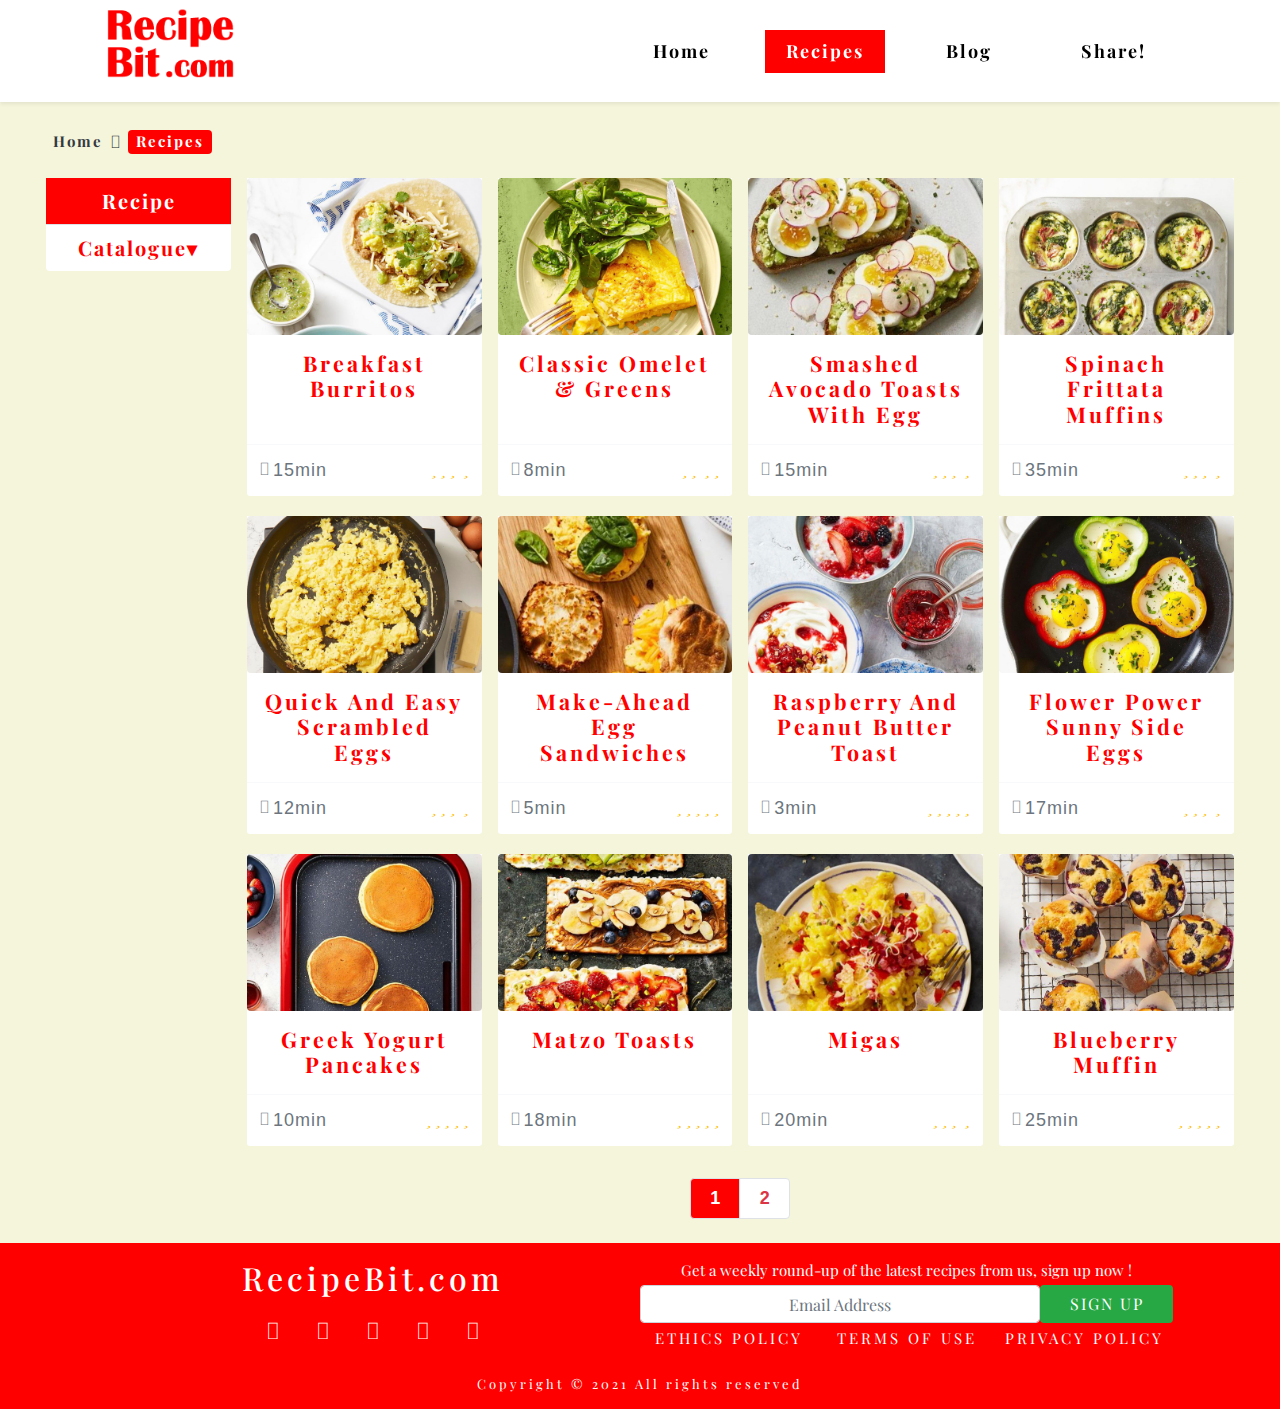
<file: recipe.html>
﻿<!DOCTYPE html>
<html lang="en">
<head>
    <title>Recipe</title>
    <meta charset="utf-8">
    <meta name="viewport" content="width=device-width, initial-scale=1">
    <link rel="stylesheet" href="css/recipe_style.css">
    <link rel="icon" type="image/x-icon" href="icon.png">
    <link rel="stylesheet" href="https://maxcdn.bootstrapcdn.com/bootstrap/4.5.2/css/bootstrap.min.css">
    <script src="https://ajax.googleapis.com/ajax/libs/jquery/3.3.1/jquery.min.js"></script>
    <script src="https://maxcdn.bootstrapcdn.com/bootstrap/4.0.0/js/bootstrap.min.js"></script>
    <link href="https://fonts.googleapis.com/css2?family=Playfair+Display:ital,wght@0,400;1,500&display=swap" rel="stylesheet">
    <link rel="stylesheet" href="https://cdnjs.cloudflare.com/ajax/libs/font-awesome/4.7.0/css/font-awesome.min.css">
    <link rel="stylesheet" href="https://pro.fontawesome.com/releases/v5.10.0/css/all.css" integrity="sha384-AYmEC3Yw5cVb3ZcuHtOA93w35dYTsvhLPVnYs9eStHfGJvOvKxVfELGroGkvsg+p" crossorigin="anonymous"/>

      <script>
$(function () {
  $('[data-toggle="tooltip"]').tooltip()
})
  </script>
    
</head>
<body style="background-color: #F5F5DC">
        <div class=" container-fluid text-center sticky-top bg-white shadow-sm" style=" padding:0px">
            
        <nav class="  col-10 mx-auto navbar navbar-expand-lg navbar-light px-0">
            <a href="index.html">
                <img src="img/5572497.png"  height="70" class="mb-3">
            </a>

            <button class="navbar-toggler" type="button" data-toggle="collapse" data-target="#collapsibleNavbar">
                <span class="navbar-toggler-icon"></span>
            </button>

            <div class="collapse navbar-collapse" id="collapsibleNavbar">
            <ul class="navbar-nav mr-0 align-items-center">

                <li class="nav-item">
                    <a class="nav-link fontstyle " href="index.html">Home</a>
                </li>
                <li class="nav-item dropdown">
                    <a class="my-1 nav-link fontstyle ml-lg-4 navactive">Recipes</a>
                </li>
                <li class="nav-item" >
                    <a class="my-1 nav-link fontstyle ml-lg-4"  href="blog.html">Blog</a>
                </li>
                <li class="nav-item" >
                    <a class="my-1 nav-link fontstyle ml-lg-4"  href="form.html">Share!</a>
                </li>
            </ul>
            </div>
        </nav>
        </div>
    
    
        <!-------------------------------------------------------------------------------->
        <div class="bc-icons-2 col-11 mx-auto mt-3 m-0 " style="padding: 0px" >
          <nav  class="m-0" aria-label="breadcrumb">
            <ol class="breadcrumb bg-transparent" style="padding-left: 0px; margin-bottom: 0" >
              <li class="breadcrumb-item ">
                  <a class=" list-unstyled text-dark breadcrumb-fontstyle" href="index.html">Home</a>
                  <i class="fas fa-angle-right mx-2 my-auto"></i>
              </li>
              <li class="breadcrumb-item breadcrumb-fontstyle bcactive px-2 rounded text-white">Recipes</li>
            </ol>
          </nav>
        </div>
        <!-------------------------------------------------------------------------------->
    
    <div class="col-11 container-fluid mx-auto p-0 ">
        <div class="row">
            <div class="col-xl-2 col-lg-3  col-md-12 mt-1 p-2 text-center">
            <ul class="nav nav-pills flex-column bg-white rounded">
              <li class="nav-item border-bottom navactive"><a class="nav-link submenu text-white ">Recipe</a></li>
                <li class="nav-item">
                    <a class="nav-link collapsed submenu" href="#submenu1" data-toggle="collapse" data-target="#submenu1">Catalogue</a>
                    <div class="collapse" id="submenu1" aria-expanded="false">
                        <ul class="flex-column nav p-0">
                            <li class="nav-item"><a class="nav-link py-0 submenu my-2 p-0" href="recipe of the day.html">Recipe of the day</a></li>
                            <li class="nav-item"><a class="nav-link py-0 submenu my-2 p-0" href="recipe%20-Seasonal.html">Seasonal</a></li>
                            <li class="nav-item"><a class="nav-link py-0 submenu my-2" href="recipe-breakfast-page1.html">Breakfast</a></li>
                            <li class="nav-item"><a class="nav-link py-0 submenu my-2" href="recipe -vegan.html">Vegan</a></li>
                        </ul>
                    </div>
                </li>
            </ul>
            </div>
            <div class="col-xl-10 col-lg-9 col-md-12 ">
                <div class="row">
                
                <!-------------------------------------------------------------------------------->
                
                <div class="col-xs-12 col-sm-12 col-md-4 col-lg-4 col-xl-3  card  border-light m-0 p-2 border-0 mt-1 bg-transparent">
                    <a class="link-unstyled text-decoration-none bg-white stretched-link" href="recipe-SPAGHETTI%20BOLOGNESE.html">
                  <img class="card-img-top img-fluid rounded" src="img/breakfast-burritos1.jpg" >
                  </a>
                  <div class="card-body text-center card-styling p-3 pb-auto bg-white">
                        <h4 class="card-title m-0 text-capitalize">breakfast burritos</h4>
                  </div>
                    <div class="card-footer border-light bg-white mt-auto ">
                        <div class="row">
                        <div class="col-5 col-sm-5 col-md-5 col-lg-6 d-flex  justify-content-start pl-2  text-muted">
                            <span><i class="fas fa-history"></i></span>
                            <span class="px-1 time">15min</span>
                        </div>
                        <div class="col-7 col-sm-7 col-md-7 col-lg-6 d-flex justify-content-end pr-2 text-warning">
                            <span><i class="fas fa-star"></i></span>
                            <span><i class="fas fa-star pl-1"></i></span>
                            <span><i class="fas fa-star pl-1"></i></span>
                            <span><i class="fas fa-star-half-alt pl-1"></i></span>
                            <span><i class="far fa-star pl-1"></i></span>
                        </div>
                        </div>
                    </div>
                </div>

                <!-------------------------------------------------------------------------------->
                
                <div class="col-xs-12 col-sm-12 col-md-4 col-lg-4 col-xl-3  card  border-light m-0 p-2 border-0 mt-1 bg-transparent">
                    <a class="link-unstyled text-decoration-none bg-white stretched-link" href="recipe-SPAGHETTI%20BOLOGNESE.html">
                  <img class="card-img-top img-fluid rounded " src="img/classic-omelet-and-greens1.jpg" >
                  </a>
                  <div class="card-body text-center card-styling p-3 pb-auto bg-white">
                        <h4 class="card-title m-0 text-capitalize">classic omelet & greens</h4>
                  </div>
                    <div class="card-footer border-light bg-white mt-auto ">
                        <div class="row">
                        <div class="col-5 col-sm-5 col-md-5 col-lg-6 d-flex  justify-content-start pl-2  text-muted">
                            <span><i class="fas fa-history"></i></span>
                            <span class="px-1 time">8min</span>
                        </div>
                        <div class="col-7 col-sm-7 col-md-7 col-lg-6 d-flex justify-content-end pr-2 text-warning">
                            <span><i class="fas fa-star"></i></span>
                            <span><i class="fas fa-star pl-1"></i></span>
                            <span><i class="fas fa-star-half-alt pl-1"></i></span>
                            <span><i class="far fa-star pl-1"></i></span>
                            <span><i class="far fa-star pl-1"></i></span>
                        </div>
                        </div>
                    </div>
                </div>
                
                <!-------------------------------------------------------------------------------->
                
                <div class="col-xs-12 col-sm-12 col-md-4 col-lg-4 col-xl-3  card  border-light m-0 p-2 border-0 mt-1 bg-transparent">
                    <a class="link-unstyled text-decoration-none bg-white stretched-link" href="recipe-SPAGHETTI%20BOLOGNESE.html">
                  <img class="card-img-top img-fluid rounded " src="img/smashed-avocado-toasts-with-egg1.jpg" >
                  </a>
                  <div class="card-body text-center card-styling p-3 pb-auto bg-white">
                        <h4 class="card-title m-0 text-capitalize">smashed avocado toasts with egg</h4>
                  </div>
                    <div class="card-footer border-light bg-white mt-auto ">
                        <div class="row">
                        <div class="col-5 col-sm-5 col-md-5 col-lg-6 d-flex  justify-content-start pl-2  text-muted">
                            <span><i class="fas fa-history"></i></span>
                            <span class="px-1 time">15min</span>
                        </div>
                        <div class="col-7 col-sm-7 col-md-7 col-lg-6 d-flex justify-content-end pr-2 text-warning">
                            <span><i class="fas fa-star"></i></span>
                            <span><i class="fas fa-star pl-1"></i></span>
                            <span><i class="fas fa-star pl-1"></i></span>
                            <span><i class="fas fa-star-half-alt pl-1"></i></span>
                            <span><i class="far fa-star pl-1"></i></span>
                        </div>
                        </div>
                    </div>
                </div>
                
                <!-------------------------------------------------------------------------------->
                
                <div class="col-xs-12 col-sm-12 col-md-4 col-lg-4 col-xl-3  card  border-light m-0 p-2 border-0 mt-1 bg-transparent">
                    <a class="link-unstyled text-decoration-none bg-white stretched-link" href="recipe-SPAGHETTI%20BOLOGNESE.html">
                  <img class="card-img-top img-fluid rounded " src="img/spinach-frittata-muffins1.jpg" >
                  </a>
                  <div class="card-body text-center card-styling p-3 pb-auto bg-white">
                        <h4 class="card-title m-0 text-capitalize">spinach frittata muffins</h4>
                  </div>
                    <div class="card-footer border-light bg-white mt-auto ">
                        <div class="row">
                        <div class="col-5 col-sm-5 col-md-5 col-lg-6 d-flex  justify-content-start pl-2  text-muted">
                            <span><i class="fas fa-history"></i></span>
                            <span class="px-1 time">35min</span>
                        </div>
                        <div class="col-7 col-sm-7 col-md-7 col-lg-6 d-flex justify-content-end pr-2 text-warning">
                            <span><i class="fas fa-star"></i></span>
                            <span><i class="fas fa-star pl-1"></i></span>
                            <span><i class="fas fa-star pl-1"></i></span>
                            <span><i class="fas fa-star-half-alt pl-1"></i></span>
                            <span><i class="far fa-star pl-1"></i></span>
                        </div>
                        </div>
                    </div>
                </div>
                
                <!-------------------------------------------------------------------------------->
                
                <div class="col-xs-12 col-sm-12 col-md-4 col-lg-4 col-xl-3  card  border-light m-0 p-2 border-0 mt-1 bg-transparent">
                    <a class="link-unstyled text-decoration-none bg-white stretched-link" href="recipe-SPAGHETTI%20BOLOGNESE.html">
                  <img class="card-img-top img-fluid rounded " src="img/scrambled-eggs1.jpg" >
                  </a>
                  <div class="card-body text-center card-styling p-3 pb-auto bg-white">
                        <h4 class="card-title m-0 text-capitalize">Quick and Easy Scrambled Eggs</h4>
                  </div>
                    <div class="card-footer border-light bg-white mt-auto ">
                        <div class="row">
                        <div class="col-5 col-sm-5 col-md-5 col-lg-6 d-flex  justify-content-start pl-2  text-muted">
                            <span><i class="fas fa-history"></i></span>
                            <span class="px-1 time">12min</span>
                        </div>
                        <div class="col-7 col-sm-7 col-md-7 col-lg-6 d-flex justify-content-end pr-2 text-warning">
                            <span><i class="fas fa-star"></i></span>
                            <span><i class="fas fa-star pl-1"></i></span>
                            <span><i class="fas fa-star pl-1"></i></span>
                            <span><i class="fas fa-star-half-alt pl-1"></i></span>
                            <span><i class="far fa-star pl-1"></i></span>
                        </div>
                        </div>
                    </div>
                </div>
                
                <!-------------------------------------------------------------------------------->
                
                <div class="col-xs-12 col-sm-12 col-md-4 col-lg-4 col-xl-3  card  border-light m-0 p-2 border-0 mt-1 bg-transparent">
                    <a class="link-unstyled text-decoration-none bg-white stretched-link" href="recipe-SPAGHETTI%20BOLOGNESE.html">
                  <img class="card-img-top img-fluid rounded " src="img/quick-breakfasts-make-ahead-sandwiches1.jpg" >
                  </a>
                  <div class="card-body text-center card-styling p-3 pb-auto bg-white">
                        <h4 class="card-title m-0 text-capitalize">Make-Ahead Egg Sandwiches</h4>
                  </div>
                    <div class="card-footer border-light bg-white mt-auto ">
                        <div class="row">
                        <div class="col-5 col-sm-5 col-md-5 col-lg-6 d-flex  justify-content-start pl-2  text-muted">
                            <span><i class="fas fa-history"></i></span>
                            <span class="px-1 time">5min</span>
                        </div>
                        <div class="col-7 col-sm-7 col-md-7 col-lg-6 d-flex justify-content-end pr-2 text-warning">
                            <span><i class="fas fa-star"></i></span>
                            <span><i class="fas fa-star pl-1"></i></span>
                            <span><i class="fas fa-star pl-1"></i></span>
                            <span><i class="far fa-star pl-1"></i></span>
                            <span><i class="far fa-star pl-1"></i></span>
                        </div>
                        </div>
                    </div>
                </div>
                
                <!-------------------------------------------------------------------------------->
                
                <div class="col-xs-12 col-sm-12 col-md-4 col-lg-4 col-xl-3  card  border-light m-0 p-2 border-0 mt-1 bg-transparent">
                    <a class="link-unstyled text-decoration-none bg-white stretched-link" href="recipe-SPAGHETTI%20BOLOGNESE.html">
                  <img class="card-img-top img-fluid rounded " src="img/Raspberry-Chia Jam-and-Peanut Butter-Toast1.jpg" >
                  </a>
                  <div class="card-body text-center card-styling p-3 pb-auto bg-white">
                        <h4 class="card-title m-0 text-capitalize">Raspberry and Peanut Butter Toast</h4>
                  </div>
                    <div class="card-footer border-light bg-white mt-auto ">
                        <div class="row">
                        <div class="col-5 col-sm-5 col-md-5 col-lg-6 d-flex  justify-content-start pl-2  text-muted">
                            <span><i class="fas fa-history"></i></span>
                            <span class="px-1 time">3min</span>
                        </div>
                        <div class="col-7 col-sm-7 col-md-7 col-lg-6 d-flex justify-content-end pr-2 text-warning">
                            <span><i class="fas fa-star pl-1"></i></span>
                            <span><i class="fas fa-star pl-1"></i></span>
                            <span><i class="fas fa-star pl-1"></i></span>
                            <span><i class="fas fa-star pl-1"></i></span>
                            <span><i class="fas fa-star pl-1"></i></span>
                        </div>
                        </div>
                    </div>
                </div>
                
                <!-------------------------------------------------------------------------------->
                
                <div class="col-xs-12 col-sm-12 col-md-4 col-lg-4 col-xl-3  card  border-light m-0 p-2 border-0 mt-1 bg-transparent">
                    <a class="link-unstyled text-decoration-none bg-white stretched-link" href="recipe-SPAGHETTI%20BOLOGNESE.html">
                  <img class="card-img-top img-fluid rounded " src="img/flower-power-sunny-side-eggs1.jpg" >
                  </a>
                  <div class="card-body text-center card-styling p-3 pb-auto bg-white">
                        <h4 class="card-title m-0 text-capitalize">flower power sunny side eggs</h4>
                  </div>
                    <div class="card-footer border-light bg-white mt-auto ">
                        <div class="row">
                        <div class="col-5 col-sm-5 col-md-5 col-lg-6 d-flex  justify-content-start pl-2  text-muted">
                            <span><i class="fas fa-history"></i></span>
                            <span class="px-1 time">17min</span>
                        </div>
                        <div class="col-7 col-sm-7 col-md-7 col-lg-6 d-flex justify-content-end pr-2 text-warning">
                            <span><i class="fas fa-star"></i></span>
                            <span><i class="fas fa-star pl-1"></i></span>
                            <span><i class="fas fa-star pl-1"></i></span>
                            <span><i class="fas fa-star-half-alt pl-1"></i></span>
                            <span><i class="far fa-star pl-1"></i></span>
                        </div>
                        </div>
                    </div>
                </div>
                
                <!-------------------------------------------------------------------------------->
                
                <div class="col-xs-12 col-sm-12 col-md-4 col-lg-4 col-xl-3  card  border-light m-0 p-2 border-0 mt-1 bg-transparent">
                    <a class="link-unstyled text-decoration-none bg-white stretched-link" href="recipe-SPAGHETTI%20BOLOGNESE.html">
                  <img class="card-img-top img-fluid rounded " src="img/greek-yogurt-pancakes1.jpg" >
                  </a>
                  <div class="card-body text-center card-styling p-3 pb-auto bg-white">
                        <h4 class="card-title m-0 text-capitalize">greek yogurt pancakes</h4>
                  </div>
                    <div class="card-footer border-light bg-white mt-auto ">
                        <div class="row">
                        <div class="col-5 col-sm-5 col-md-5 col-lg-6 d-flex  justify-content-start pl-2  text-muted">
                            <span><i class="fas fa-history"></i></span>
                            <span class="px-1 time">10min</span>
                        </div>
                        <div class="col-7 col-sm-7 col-md-7 col-lg-6 d-flex justify-content-end pr-2 text-warning">
                            <span><i class="fas fa-star"></i></span>
                            <span><i class="fas fa-star pl-1"></i></span>
                            <span><i class="fas fa-star pl-1"></i></span>
                            <span><i class="far fa-star pl-1"></i></span>
                            <span><i class="far fa-star pl-1"></i></span>
                        </div>
                        </div>
                    </div>
                </div>
                
                <!-------------------------------------------------------------------------------->
                
                <div class="col-xs-12 col-sm-12 col-md-4 col-lg-4 col-xl-3  card  border-light m-0 p-2 border-0 mt-1 bg-transparent">
                    <a class="link-unstyled text-decoration-none bg-white stretched-link" href="recipe-SPAGHETTI%20BOLOGNESE.html">
                  <img class="card-img-top img-fluid rounded " src="img/matzo-toasts1.jpg" >
                  </a>
                  <div class="card-body text-center card-styling p-3 pb-auto bg-white">
                        <h4 class="card-title m-0 text-capitalize">matzo toasts</h4>
                  </div>
                    <div class="card-footer border-light bg-white mt-auto ">
                        <div class="row">
                        <div class="col-5 col-sm-5 col-md-5 col-lg-6 d-flex  justify-content-start pl-2  text-muted">
                            <span><i class="fas fa-history"></i></span>
                            <span class="px-1 time">18min</span>
                        </div>
                        <div class="col-7 col-sm-7 col-md-7 col-lg-6 d-flex justify-content-end pr-2 text-warning">
                            <span><i class="fas fa-star pl-1"></i></span>
                            <span><i class="fas fa-star pl-1"></i></span>
                            <span><i class="fas fa-star pl-1"></i></span>
                            <span><i class="fas fa-star pl-1"></i></span>
                            <span><i class="fas fa-star pl-1"></i></span>
                        </div>
                        </div>
                    </div>
                </div>
                
                <!-------------------------------------------------------------------------------->
                
                <div class="col-xs-12 col-sm-12 col-md-4 col-lg-4 col-xl-3 card border-light m-0 p-2 border-0 mt-1 bg-transparent">
                    <a class="link-unstyled text-decoration-none bg-white stretched-link" href="recipe-SPAGHETTI%20BOLOGNESE.html">
                  <img class="card-img-top img-fluid rounded " src="img/migas1.jpg" >
                  </a>
                  <div class="card-body text-center card-styling p-3 pb-auto bg-white">
                        <h4 class="card-title m-0 text-capitalize">migas</h4>
                  </div>
                    <div class="card-footer border-light bg-white mt-auto ">
                        <div class="row">
                        <div class="col-5 col-sm-5 col-md-5 col-lg-6 d-flex  justify-content-start pl-2  text-muted">
                            <span><i class="fas fa-history"></i></span>
                            <span class="px-1 time">20min</span>
                        </div>
                        <div class="col-7 col-sm-7 col-md-7 col-lg-6 d-flex justify-content-end pr-2 text-warning">
                            <span><i class="fas fa-star"></i></span>
                            <span><i class="fas fa-star pl-1"></i></span>
                            <span><i class="fas fa-star pl-1"></i></span>
                            <span><i class="fas fa-star-half-alt pl-1"></i></span>
                            <span><i class="far fa-star pl-1"></i></span>
                        </div>
                        </div>
                    </div>
                </div>
                
                <!-------------------------------------------------------------------------------->
                
                <div class="col-xs-12 col-sm-12 col-md-4 col-lg-4 col-xl-3  card  border-light m-0 p-2 border-0 mt-1 bg-transparent">
                    <a class="link-unstyled text-decoration-none bg-white stretched-link" href="recipe-SPAGHETTI%20BOLOGNESE.html">
                  <img class="card-img-top img-fluid rounded " src="img/blueberry-muffin1.jpg" >
                  </a>
                  <div class="card-body text-center card-styling p-3 pb-auto bg-white">
                        <h4 class="card-title m-0 text-capitalize">blueberry muffin</h4>
                  </div>
                    <div class="card-footer border-light bg-white mt-auto ">
                        <div class="row">
                        <div class="col-5 col-sm-5 col-md-5 col-lg-6 d-flex  justify-content-start pl-2  text-muted">
                            <span><i class="fas fa-history"></i></span>
                            <span class="px-1 time">25min</span>
                        </div>
                        <div class="col-7 col-sm-7 col-md-7 col-lg-6 d-flex justify-content-end pr-2 text-warning">
                            <span><i class="fas fa-star"></i></span>
                            <span><i class="fas fa-star pl-1"></i></span>
                            <span><i class="fas fa-star pl-1"></i></span>
                            <span><i class="far fa-star pl-1"></i></span>
                            <span><i class="far fa-star pl-1"></i></span>
                        </div>
                        </div>
                    </div>
                </div>
                
                
              </div>  
            </div>
            
            
            
            <div class="col-lg-2 hidden"></div>
            <div class="col-lg-10 m-0 my-4">
                    <nav aria-label="Page navigation example">
                      <ul class="pagination justify-content-center my-auto text-center">
                        <li class="page-item"><a class="page-link navactive ">1</a></li>
                        <li class="page-item"><a class="page-link text-danger" href="recipe-page2.html">2</a></li>
                      </ul>
                    </nav>
            </div>
            
        </div>
    </div>
    
   
        <footer>
            <div class="container-fluid col-10">
                <div class="row justify-content-center">
                    <div class="col-xl-6 col-lg-5 col-md-12 col-12 text-center mt-3">
                        <h2 class="footer-heading m-0 footer-header-style">RecipeBit.com</a></h2>
                        <div class="btn justify-content-center p-0 pt-3 pb-2">
                            <div class="btn-group-lg">
                                <button type="button" class="btn p-0">
                                    <a data-toggle="tooltip"  data-placement="bottom"  title="Join us on facebook" href="http://google.com/" target="_blank">
                                        <i class="icon-style px-lx-4 px-lg-3 px-md-4 px-2 fab fa-facebook-square"></i>
                                    </a>
                                </button>
                                <button type="button" class="btn p-0">
                                    <a data-toggle="tooltip"  data-placement="bottom"  title="Join us on twitter" href="http://google.com/" target="_blank">
                                        <i class="icon-style px-lx-4 px-lg-3 px-md-4 px-2 fab fa-twitter-square"></i>
                                    </a>
                                </button>
                                <button type="button" class="btn p-0">
                                    <a data-toggle="tooltip"  data-placement="bottom"  title="Join us on instagram" href="http://google.com/" target="_blank">
                                        <i class="icon-style px-lx-4 px-lg-3 px-md-4 px-2 fab fa-instagram"></i>
                                    </a>
                                </button>
                                <button type="button" class="btn p-0">
                                    <a data-toggle="tooltip"  data-placement="bottom"  title="Join us on pinterest" href="http://google.com/" target="_blank">
                                        <i class="icon-style px-lx-4 px-lg-3 px-md-4 px-2 fab fa-pinterest-square"></i>
                                    </a>
                                </button>
                                <button type="button" class="btn p-0">
                                    <a data-toggle="tooltip"  data-placement="bottom"  title="Join us on youtube" href="http://google.com/" target="_blank">
                                        <i class="icon-style px-lx-4 px-lg-3 px-md-4 px-2 fab fa-youtube-square "></i>
                                    </a>
                                </button>
                            </div>
                        </div>
                    </div>
                    <div class="col-xl-6 col-lg-7 col-md-8 col-10 my-md-2 mt-lg-3">
                        <div class="row">
                            <div class="col-12 p-0 text-justify r-fontstyle-signup text-center">
                                Get a weekly round-up of the latest recipes from us, sign up now !
                            </div>
                        <div class="col-lg-9 col-md-9 col-sm-8 col-12  align-self-center px-0 mt-1 btn-signup">
                        <form class="form-inline " style="width:100%">
                            <input class="form-control text-center text-capitalize" style="width:100%" type="Email"  placeholder="email address">
                        </form>
                        </div>
                        <div class="col-lg-3  col-md-3 col-sm-4 col-12 px-md-0 px-0 mt-sm-0 mt-2 text-center ">
                            <button class="btn mt-1 btn-block bg-success text-white btn-signup">SIGN UP</button>
                        </div>
                        </div>
                        <div class="col-12 text-white text-center p-0 mt-md-1">
                            <div class="row">
                                <div class="col-sm-4  col-12 p-0 my-2 my-sm-0 r-fontstyle-tnc">
                                <a class="link-unstyled text-decoration-none r-fontstyle-tnc"  href="">ETHICS POLICY</a>
                            </div>
                            <div class="col-sm-4 col-12 p-0 my-2 my-sm-0 r-fontstyle-tnc">
                                <a class="link-unstyled text-decoration-none r-fontstyle-tnc"  href="">TERMS OF USE</a>
                            </div>
                            <div class="col-sm-4 col-12 p-0 my-2 my-sm-0 r-fontstyle-tnc">
                                <a class="link-unstyled text-decoration-none r-fontstyle-tnc" href="">PRIVACY POLICY</a>
                            </div>
                            </div>
                        </div>
                    </div>
                        <div class="col-12 my-3">
                            <p class="copyright text-center m-0">Copyright &COPY; 2021 All rights reserved</p>
                        </div>
                </div>
            </div>

        </footer>
</body>

</html>
</file>
<file: css/style.css>
*{
            font-family: 'Playfair Display', serif;
        }   
        .fontstyle {
            font-size: 18px;
            font-weight: bold;
            letter-spacing: 2px;
            width: 120px;
            border: 1px soild black;
            color: black !important;
        }
        .fontstyle:hover{
            background-color: red;
            color: white !important;
        }
          .fontstyle-1 {
            font-size: 18px;
            font-weight: bold;
            letter-spacing: 2px;
            border: 1px soild black;
            color: black !important;
        }
        .fontstyle-1:hover{
            background-color: red;
            color: white !important;
        }
        .fontstyle-P {
            font-size: 18px;
            font-weight: bold;
            letter-spacing: 2px;
            width: 140px;
            border: 1px soild black;
            background-color: #274472;
            color: white !important;
        }
        .fontstyle-P:hover{
            
            color: yellow !important;
        }
        .navactive {
            background-color:red ;
            color:white !important;
        }


        .jumbotron-text{
            font-size:60px;
            font-weight: bold;
            color:white;
        }
        .heightlight-text {
            font-size:45px;
            margin-bottom: 0;
            padding-bottom: 0;
            font-style: italic;
            letter-spacing: 2px;
            color:red !important;
        }
        heightlight-hover:hover{
            background-color: red
        }
        
        .titlestyle {
            font-size:23px;
            letter-spacing:3px;
            font-weight: bold;
            color:black;
        }
        .author{
            font-size: 18px;
            letter-spacing: 3px;
            color:darkgray;
        }
         footer{
            background:red;
            color:white
        }
        .carousel-inner img {
            width: 100%;
        }
        . text-aligment {
            text-align: center
        }
        .card-styling {
           letter-spacing: 2px;
        }
        .control-styling {
            color:red;
            size:200px
        }
        .footer-header-style{

            letter-spacing: 4px;
        }
        .icon-style{
            font-size:21px;
            color:white !important;
        }
.navbar-nav {
    float:none;
    margin:0 auto;
    display: block;
    text-align: center;
}

.navbar-nav > li {
    display: inline-block;
    float:none;
}
.copyright{
    font-size:13px;
    letter-spacing: 3px;
}
.r-fontstyle-tnc{
    font-size:15px;
    color: white !important;
}

/* Small devices (landscape phones, 544px and up) */
  @media (min-width: 320px) {  
    .r-fontstyle-tnc {font-size: 14px;}
  }

  /* Medium devices (tablets, 768px and up) */
  @media (min-width: 768px) {  
    .r-fontstyle-tnc {font-size: 14px;}
  }

  /* Large devices (desktops, 992px and up) */
  @media (min-width: 992px) { 
    .r-fontstyle-tnc {font-size: 15px;}
  }

  /* Extra large devices (large desktops, 1200px and up) */
  @media (min-width: 1200px) {  
    .r-fontstyle-tnc {font-size: 15px;
   letter-spacing: 3px; }
  }

.r-fontstyle-tnc:hover{
    background-color: white;
    color: red !important;
    width: 80px;
    font-weight:bold
}

  .r-fontstyle-signup {
      
}
  /* Small devices (landscape phones, 544px and up) */
  @media (min-width: 320px) {  
    .r-fontstyle-signup {font-size: 13px;}
  }

  /* Medium devices (tablets, 768px and up) */
  @media (min-width: 768px) {  
    .r-fontstyle-signup {font-size: 14px;}
  }

  /* Large devices (desktops, 992px and up) */
  @media (min-width: 992px) { 
    .r-fontstyle-signup {font-size: 15px;}
  }

  /* Extra large devices (large desktops, 1200px and up) */
  @media (min-width: 1200px) {  
    .r-fontstyle-signup 
    {
        font-size: 15px;
    }
  }
  
  .btn-signup{
      font-weight: bold;
      letter-spacing: 2px; 

  }
  
  .c-item {
                    height: 67vh;
                    overflow: hidden;
                    position: relative;
                    
  }
  
  .c-container {
                          display: flex;
                    justify-content: center;
                    align-items: center;
                    position: absolute;
                    bottom: 0;
                    top: 00px;
                    left: 50px;
                    right: 50px;
  }
  
  .btn-style {
      background-color: white;
      color:red;
  }
  .btn-style:hover{
      background-color: red;
     color:white
  }
  .btn:focus {
  outline: none;
  box-shadow: none;
}
.icon-icon {
    
}
/* Small devices (landscape phones, 544px and up) */
  @media (min-width: 320px) {  
    .icon-icon {height: 50px;}
  }

  /* Medium devices (tablets, 768px and up) */
  @media (min-width: 768px) {  
    .icon-icon {height: 70px;}
  }

  /* Large devices (desktops, 992px and up) */
  @media (min-width: 992px) { 
    .icon-icon {height: 70px}
  }

  /* Extra large devices (large desktops, 1200px and up) */
  @media (min-width: 1200px) {  
    .icon-icon 
    {
        height: 90px
    }
  }
  
  
  
  
        .card-title {
          letter-spacing: 3px;
          font-weight:bold !important;
          color: red !important;
            }
      @media (min-width: 320px) {  
        .card-title {
            letter-spacing: 2px;
            font-size: 19px !important;
            font-weight:bold !important;
            color: red !important;
        }
      }
      @media (min-width: 375px) {  
        .card-title {
            letter-spacing: 2px;
            font-size: 23px;
            font-weight:bold;
            color: red;
        }
      }
      @media (min-width: 768px) {  
        .card-title {
            letter-spacing: 2px;
            font-size: 19px;
            font-weight:bold;
            color: red;
        }
      }
      @media (min-width: 992px) { 
        .card-title {
            letter-spacing: 3px;
            font-size: 20px
        }
      }
      @media (min-width: 1200px) {  
        .card-title {
            letter-spacing: 3px;
            font-size: 21.5px
        }
      }


        .card-warpper {
           height: 83.1px
        }
        
      @media (min-width: 770px) {  
        .r-star {
            font-size: 2px
        }
      }
      @media (min-width: 992px) {  
        .r-star {
            font-size: 14px
        }
      }
      @media (min-width: 1200px) {  
        .r-star {
            font-size: 18px
        }
      }
      
      
      
     @media (min-width: 768px) {  
        .r-time {
            font-size: 9px
        }
      }
      @media (min-width: 992px) { 
        .r-time {
            font-size: 20px
        }
      }
      @media (min-width: 1200px) {  
        .r-time {
            font-size: 17px
        }
      }
      
      
      .bg-danger1 {
          background-color:red
      }
            .bg-danger1 > h2 {
         font-size:50px;
         font-style:italic;
         font-weight: bold;
         color:white;
         letter-spacing: 2px
      }
                  .bg-danger1 > a {
         font-size:20px;
         font-style:italic;
         font-weight: bold;
         color:red !important;
         background-color:white;
         letter-spacing: 2px
      }
            @media (min-width: 320px) {  
        .bg-danger1 > h2 {
            font-size: 35px
        }
      }
            @media (min-width: 370px) {  
        .bg-danger1 > h2 {
            font-size: 50px
        }
      }
            @media (min-width: 320px) {  
        .bg-danger1 > a {
            font-size: 15px
        }
      }
            @media (min-width: 370px) {  
        .bg-danger1 > a {
            font-size: 20px
        }
      }
      footer > button {
          color:white !important;
          font-size: 50px
      }
</file>
<file: css/blog_style.css>
*{
            font-family: 'Playfair Display', serif;
        }   
        .fontstyle {
            font-size: 18px;
            font-weight: bold;
            letter-spacing: 2px;
            width: 120px;
            border: 1px soild black;
            color: black !important;
        }
        .fontstyle:hover{
            background-color: red;
            color: white !important;
        }
        .fontstyle-P {
            font-size: 18px;
            font-weight: bold;
            letter-spacing: 2px;
            width: 140px;
            border: 1px soild black;
            background-color: #274472;
            color: white !important;
        }
        .fontstyle-P:hover{
            
            color: yellow !important;
        }
        .navactive {
            background-color:red !important;
            color:white !important;
        }
        
        .author{
            font-size: 18px;
            letter-spacing: 3px;
            color:darkgray;
        }
         footer{
            background:red;
            color:white
        }
        .card-styling {
                        color: black!important;
        }
        .control-styling {
            color:red;
            size:200px
        }
        .footer-header-style{
            letter-spacing: 4px;
        }
        .icon-style{
            font-size:21px;
            color:white !important;
        }
.navbar-nav {
    float:none;
    margin:0 auto;
    display: block;
    text-align: center;
}

.navbar-nav > li {
    display: inline-block;
    float:none;
}
.copyright{
    font-size:13px;
    letter-spacing: 3px;
}
.r-fontstyle-tnc{
    font-size:15px;
    color: white !important;
}

/* Small devices (landscape phones, 544px and up) */
  @media (min-width: 320px) {  
    .r-fontstyle-tnc {font-size: 14px;}
  }

  /* Medium devices (tablets, 768px and up) */
  @media (min-width: 768px) {  
    .r-fontstyle-tnc {font-size: 14px;}
  }

  /* Large devices (desktops, 992px and up) */
  @media (min-width: 992px) { 
    .r-fontstyle-tnc {font-size: 15px;}
  }

  /* Extra large devices (large desktops, 1200px and up) */
  @media (min-width: 1200px) {  
    .r-fontstyle-tnc {font-size: 15px;
   letter-spacing: 3px; }
  }

.r-fontstyle-tnc:hover{
    background-color: white;
    color: red !important;
    width: 80px;
    font-weight:bold
}

  .r-fontstyle-signup {
      
}
  /* Small devices (landscape phones, 544px and up) */
  @media (min-width: 320px) {  
    .r-fontstyle-signup {font-size: 13px;}
  }

  /* Medium devices (tablets, 768px and up) */
  @media (min-width: 768px) {  
    .r-fontstyle-signup {font-size: 14px;}
  }

  /* Large devices (desktops, 992px and up) */
  @media (min-width: 992px) { 
    .r-fontstyle-signup {font-size: 15px;}
  }

  /* Extra large devices (large desktops, 1200px and up) */
  @media (min-width: 1200px) {  
    .r-fontstyle-signup 
    {
        font-size: 15px;
    }
  }
  
  .btn-signup{
      font-weight: bold;
      letter-spacing: 2px; 

  }
  
  .c-item {
                    height: 65vh;
                    overflow: hidden;
                    position: relative;
                    
  }
  
  .c-container {
                          display: flex;
                    justify-content: center;
                    align-items: center;
                    position: absolute;
                    bottom: 0;
                    top: 00px;
                    left: 50px;
                    right: 50px;
  }
  
  .btn-style {
      background-color: white;
      color:red;
  }
  .btn-style:hover{
      background-color: red;
     color:white
  }
  .btn:focus {
  outline: none;
  box-shadow: none;
}
.icon-icon {
    
}
/* Small devices (landscape phones, 544px and up) */
  @media (min-width: 320px) {  
    .icon-icon {height: 50px;}
  }

  /* Medium devices (tablets, 768px and up) */
  @media (min-width: 768px) {  
    .icon-icon {height: 70px;}
  }

  /* Large devices (desktops, 992px and up) */
  @media (min-width: 992px) { 
    .icon-icon {height: 70px}
  }

  /* Extra large devices (large desktops, 1200px and up) */
  @media (min-width: 1200px) {  
    .icon-icon 
    {
        height: 90px
    }
  }
  .card-title {
      letter-spacing: 3px;
      font-weight:bold;
      color: red;
      
  }
  @media (min-width: 320px) {  
    .card-title {
        letter-spacing: 2px;
        font-size: 19px;
    }
  }

  @media (min-width: 375px) {  
    .card-title {
        letter-spacing: 2px;
        font-size: 23px;
    }
  }
  
  /* Medium devices (tablets, 768px and up) */
  @media (min-width: 768px) {  
    .card-title {
        letter-spacing: 2px;
        font-size: 19px
    }
  }

  /* Large devices (desktops, 992px and up) */
  @media (min-width: 992px) { 
    .card-title {
        letter-spacing: 3px;
        font-size: 20px
    }
  }

  /* Extra large devices (large desktops, 1200px and up) */
  @media (min-width: 1200px) {  
    .card-title {
        letter-spacing: 3px;
        font-size: 21.5px
    }
  }
  .time {
      font-size: 18px;
      font-family: arial;
      letter-spacing: 1px;
  }
  
          .breadcrumb-fontstyle {
            font-size: 15px;
            font-weight: bold;
            letter-spacing:2px;
            color:black
        }
        .bc-icons-2 .breadcrumb-item + .breadcrumb-item::before {
            content: none; }
         .bcactive{
            background-color: red
        }

.submenu {
    color:red !important;
    font-weight: bold;
    letter-spacing: 2px;
    font-size: 20px
}
.nav-link[data-toggle].collapsed:after {
    content: "▾";
}
.nav-link[data-toggle]:not(.collapsed):after {
    content: "▴";
}
.page-item{
    font-size: 18px;
    font-weight: bold;
    width: 50px;
}

.page-link{
     font-family: arial;
     color:red;
}
.jumbotron-image {
            background-position: center center;
            background-repeat: no-repeat;
            background-size: cover;
        }
        .jumbotron-text-title{
            font-size:53px;
            font-weight: bold;
            letter-spacing:3px;
            color:white;
            background-color: red;
            padding: 0px 10px 0px 10px
        }
        .jumbotron-text{
            font-size:25px;
            font-weight: bold;
            letter-spacing:3px;
            color:white;
            background-color: red;
        }
        .heightlight-text {
            font-size:60px;
            letter-spacing:2px;
            font-style: italic;
            color:red;
            font-weight: bold
        }
        .titlestyle {
            font-size:23px;
            letter-spacing:3px;
            font-weight: bold;
            color:black;
        }
        .author{
            font-size: 18px;
            letter-spacing: 3px;
            color:darkgray;
        }
        .title {
            font-size: 50px;
            letter-spacing: 3px;
            font-weight: bold;
            color:black
        }
        
        /* Small devices (landscape phones, 544px and up) */
  @media (min-width: 320px) {  
    .title {font-size: 22px;
    text-align: center;}
  }
    @media (min-width: 425px) {  
    .title {font-size: 22px;}
  }
  /* Medium devices (tablets, 768px and up) */
  @media (min-width: 768px) {  
    .title {font-size: 25px;}
  }

  /* Large devices (desktops, 992px and up) */
  @media (min-width: 992px) { 
    .title {font-size: 30px;}
  }

  /* Extra large devices (large desktops, 1200px and up) */
  @media (min-width: 1430px) {  
    .title {font-size:40px;}
  }
        
        .title2 {
            font-size: 23px;
            letter-spacing: 1px;
            color:black;
        }
          @media (min-width: 320px) {  
    .title2 {font-size: 19px;}
  }
    @media (min-width: 425px) {  
    .title2 {font-size: 20px;}
  }
  /* Medium devices (tablets, 768px and up) */
  @media (min-width: 768px) {  
    .title2 {font-size: 15px;}
  }

  /* Large devices (desktops, 992px and up) */
  @media (min-width: 992px) { 
    .title2 {font-size: 18px;}
  }

  /* Extra large devices (large desktops, 1200px and up) */
  @media (min-width: 1450px) {  
    .title2 {font-size: 22px;}
  }
        .inside{
            font-size: 22px;
            letter-spacing: 1px;
            line-height: 2;
        }
@media (min-width: 320px) {  
    .inside {font-size: 19px;}
  }
    @media (min-width: 425px) {  
    .inside {font-size: 20px;}
  }
  /* Medium devices (tablets, 768px and up) */
  @media (min-width: 768px) {  
    .inside {font-size: 18px;}
  }

  /* Large devices (desktops, 992px and up) */
  @media (min-width: 992px) { 
    .inside {font-size: 19px;}
  }

  /* Extra large devices (large desktops, 1200px and up) */
  @media (min-width: 1450px) {  
    .inside {font-size: 23px;
    }
  }
  .text-cool {
      font-style: italic;
      font-weight:bold;
      color:white;
      letter-spacing: 3px
  }
  .btn-primary1{
      background-color: red!important;
      color:white!important;
  }
</file>
<file: css/form_style.css>
*{
            font-family: 'Playfair Display', serif;
        }   
        .fontstyle {
            font-size: 18px;
            font-weight: bold;
            letter-spacing: 2px;
            width: 120px;
            border: 1px soild black;
            color: black !important;
        }
        .fontstyle:hover{
            background-color: red;
            color: white !important;
        }
                .fontstyle1 {
            font-size: 18px;
            font-weight: bold;
            letter-spacing: 2px;
            width: 120px;
            border: 1px soild black;
            background-color: red !important;
            color: white !important;
        }
        .fontstyle1:hover{
            background-color: red;
            color: white !important;
        }
        
        
        .fontstyle-P {
            font-size: 18px;
            font-weight: bold;
            letter-spacing: 2px;
            width: 140px;
            border: 1px soild black;
            background-color: #274472;
            color: white !important;
        }
        .fontstyle-P:hover{
            
            color: yellow !important;
        }
        .navactive {
            background-color:red !important;
            color:white !important;
        }
        
        .author{
            font-size: 18px;
            letter-spacing: 3px;
            color:darkgray;
        }
         footer{
            background:red;
            color:white
        }
        .card-styling {
                        color: black!important;
        }
        .control-styling {
            color:red;
            size:200px
        }
        .footer-header-style{
            letter-spacing: 4px;
        }
        .icon-style{
            font-size:21px;
                        color:white !important;
        }
.navbar-nav {
    float:none;
    margin:0 auto;
    display: block;
    text-align: center;
}

.navbar-nav > li {
    display: inline-block;
    float:none;
}
.copyright{
    font-size:13px;
    letter-spacing: 3px;
}
.r-fontstyle-tnc{
    font-size:15px;
    color: white !important;
}

/* Small devices (landscape phones, 544px and up) */
  @media (min-width: 320px) {  
    .r-fontstyle-tnc {font-size: 14px;}
  }

  /* Medium devices (tablets, 768px and up) */
  @media (min-width: 768px) {  
    .r-fontstyle-tnc {font-size: 14px;}
  }

  /* Large devices (desktops, 992px and up) */
  @media (min-width: 992px) { 
    .r-fontstyle-tnc {font-size: 15px;}
  }

  /* Extra large devices (large desktops, 1200px and up) */
  @media (min-width: 1200px) {  
    .r-fontstyle-tnc {font-size: 15px;
   letter-spacing: 3px; }
  }

.r-fontstyle-tnc:hover{
    background-color: white;
    color: red !important;
    width: 80px;
    font-weight:bold
}

  .r-fontstyle-signup {
      
}
  /* Small devices (landscape phones, 544px and up) */
  @media (min-width: 320px) {  
    .r-fontstyle-signup {font-size: 13px;}
  }

  /* Medium devices (tablets, 768px and up) */
  @media (min-width: 768px) {  
    .r-fontstyle-signup {font-size: 14px;}
  }

  /* Large devices (desktops, 992px and up) */
  @media (min-width: 992px) { 
    .r-fontstyle-signup {font-size: 15px;}
  }

  /* Extra large devices (large desktops, 1200px and up) */
  @media (min-width: 1200px) {  
    .r-fontstyle-signup 
    {
        font-size: 15px;
    }
  }
  
  .btn-signup{
      font-weight: bold;
      letter-spacing: 2px; 

  }
  
  .c-item {
                    height: 65vh;
                    overflow: hidden;
                    position: relative;
                    
  }
  
  .c-container {
                          display: flex;
                    justify-content: center;
                    align-items: center;
                    position: absolute;
                    bottom: 0;
                    top: 00px;
                    left: 50px;
                    right: 50px;
  }
  
  .btn-style {
      background-color: white;
      color:red;
  }
  .btn-style:hover{
      background-color: red;
     color:white
  }
  .btn:focus {
  outline: none;
  box-shadow: none;
}
.icon-icon {
    
}
/* Small devices (landscape phones, 544px and up) */
  @media (min-width: 320px) {  
    .icon-icon {height: 50px;}
  }

  /* Medium devices (tablets, 768px and up) */
  @media (min-width: 768px) {  
    .icon-icon {height: 70px;}
  }

  /* Large devices (desktops, 992px and up) */
  @media (min-width: 992px) { 
    .icon-icon {height: 70px}
  }

  /* Extra large devices (large desktops, 1200px and up) */
  @media (min-width: 1200px) {  
    .icon-icon 
    {
        height: 90px
    }
  }
  .card-title {
      letter-spacing: 3px;
      font-weight:bold;
      color: red;
      
  }
  @media (min-width: 320px) {  
    .card-title {
        letter-spacing: 2px;
        font-size: 19px;
    }
  }

  @media (min-width: 375px) {  
    .card-title {
        letter-spacing: 2px;
        font-size: 23px;
    }
  }
  
  /* Medium devices (tablets, 768px and up) */
  @media (min-width: 768px) {  
    .card-title {
        letter-spacing: 2px;
        font-size: 19px
    }
  }

  /* Large devices (desktops, 992px and up) */
  @media (min-width: 992px) { 
    .card-title {
        letter-spacing: 3px;
        font-size: 20px
    }
  }

  /* Extra large devices (large desktops, 1200px and up) */
  @media (min-width: 1200px) {  
    .card-title {
        letter-spacing: 3px;
        font-size: 21.5px
    }
  }
  .time {
      font-size: 18px;
      font-family: arial;
      letter-spacing: 1px;
  }
  
          .breadcrumb-fontstyle {
            font-size: 15px;
            font-weight: bold;
            letter-spacing:2px;
            color:black
        }
        .bc-icons-2 .breadcrumb-item + .breadcrumb-item::before {
            content: none; }
         .bcactive{
            background-color: red
        }
        .card:hover {
  box-shadow: 8px 12px 31px -10px #ab98ab;
  background-color: red
}

.submenu {
    color:red !important;
    font-weight: bold;
    letter-spacing: 2px;
    font-size: 20px
}
.nav-link[data-toggle].collapsed:after {
    content: "▾";
}
.nav-link[data-toggle]:not(.collapsed):after {
    content: "▴";
}
.page-item{
    font-size: 18px;
    font-weight: bold;
    width: 50px;
}
.page-link:hover{
    color:red !important;
    background-color: #ffc107 !important
}

.page-link{
     font-family: arial;
     color:red;
}
label{
    font-weight: bold;
    color:red;
    letter-spacing: 1px
}
</file>
<file: css/recipe_style.css>
*{
            font-family: 'Playfair Display', serif;
        }   
        .fontstyle {
            font-size: 18px;
            font-weight: bold;
            letter-spacing: 2px;
            width: 120px;
            border: 1px soild black;
            color: black !important;
        }
        .fontstyle:hover{
            background-color: red;
            color: white !important;
        }
        .fontstyle-P {
            font-size: 18px;
            font-weight: bold;
            letter-spacing: 2px;
            width: 140px;
            border: 1px soild black;
            background-color: #274472;
            color: white !important;
        }
        .fontstyle-P:hover{
            
            color: yellow !important;
        }
        .navactive {
            background-color:red !important;
            color:white !important;
        }
        
        .author{
            font-size: 18px;
            letter-spacing: 3px;
            color:darkgray;
        }
         footer{
            background:red;
            color:white
        }
        .card-styling {
                        color: black!important;
        }
        .control-styling {
            color:red;
            size:200px
        }
        .footer-header-style{
            letter-spacing: 4px;
        }
        .icon-style{
            font-size:21px;
                        color:white !important;
        }
.navbar-nav {
    float:none;
    margin:0 auto;
    display: block;
    text-align: center;
}

.navbar-nav > li {
    display: inline-block;
    float:none;
}
.copyright{
    font-size:13px;
    letter-spacing: 3px;
}
.r-fontstyle-tnc{
    font-size:15px;
    color: white !important;
}

/* Small devices (landscape phones, 544px and up) */
  @media (min-width: 320px) {  
    .r-fontstyle-tnc {font-size: 14px;}
  }

  /* Medium devices (tablets, 768px and up) */
  @media (min-width: 768px) {  
    .r-fontstyle-tnc {font-size: 14px;}
  }

  /* Large devices (desktops, 992px and up) */
  @media (min-width: 992px) { 
    .r-fontstyle-tnc {font-size: 15px;}
  }

  /* Extra large devices (large desktops, 1200px and up) */
  @media (min-width: 1200px) {  
    .r-fontstyle-tnc {font-size: 15px;
   letter-spacing: 3px; }
  }

.r-fontstyle-tnc:hover{
    background-color: white;
    color: red !important;
    width: 80px;
    font-weight:bold
}

  .r-fontstyle-signup {
      
}
  /* Small devices (landscape phones, 544px and up) */
  @media (min-width: 320px) {  
    .r-fontstyle-signup {font-size: 13px;}
  }

  /* Medium devices (tablets, 768px and up) */
  @media (min-width: 768px) {  
    .r-fontstyle-signup {font-size: 14px;}
  }

  /* Large devices (desktops, 992px and up) */
  @media (min-width: 992px) { 
    .r-fontstyle-signup {font-size: 15px;}
  }

  /* Extra large devices (large desktops, 1200px and up) */
  @media (min-width: 1200px) {  
    .r-fontstyle-signup 
    {
        font-size: 15px;
    }
  }
  
  .btn-signup{
      font-weight: bold;
      letter-spacing: 2px; 

  }
  
  .c-item {
                    height: 65vh;
                    overflow: hidden;
                    position: relative;
                    
  }
  
  .c-container {
                          display: flex;
                    justify-content: center;
                    align-items: center;
                    position: absolute;
                    bottom: 0;
                    top: 00px;
                    left: 50px;
                    right: 50px;
  }
  
  .btn-style {
      background-color: white;
      color:red;
  }
  .btn-style:hover{
      background-color: red;
     color:white
  }
  .btn:focus {
  outline: none;
  box-shadow: none;
}
.icon-icon {
    
}
/* Small devices (landscape phones, 544px and up) */
  @media (min-width: 320px) {  
    .icon-icon {height: 50px;}
  }

  /* Medium devices (tablets, 768px and up) */
  @media (min-width: 768px) {  
    .icon-icon {height: 70px;}
  }

  /* Large devices (desktops, 992px and up) */
  @media (min-width: 992px) { 
    .icon-icon {height: 70px}
  }

  /* Extra large devices (large desktops, 1200px and up) */
  @media (min-width: 1200px) {  
    .icon-icon 
    {
        height: 90px
    }
  }
  .card-title {
      letter-spacing: 3px;
      font-weight:bold;
      color: red;
      
  }
  @media (min-width: 320px) {  
    .card-title {
        letter-spacing: 2px;
        font-size: 19px;
    }
  }

  @media (min-width: 375px) {  
    .card-title {
        letter-spacing: 2px;
        font-size: 23px;
    }
  }
  
  /* Medium devices (tablets, 768px and up) */
  @media (min-width: 768px) {  
    .card-title {
        letter-spacing: 2px;
        font-size: 19px
    }
  }

  /* Large devices (desktops, 992px and up) */
  @media (min-width: 992px) { 
    .card-title {
        letter-spacing: 3px;
        font-size: 20px
    }
  }

  /* Extra large devices (large desktops, 1200px and up) */
  @media (min-width: 1200px) {  
    .card-title {
        letter-spacing: 3px;
        font-size: 21.5px
    }
  }
  .time {
      font-size: 18px;
      font-family: arial;
      letter-spacing: 1px;
  }
  
          .breadcrumb-fontstyle {
            font-size: 15px;
            font-weight: bold;
            letter-spacing:2px;
            color:black
        }
        .bc-icons-2 .breadcrumb-item + .breadcrumb-item::before {
            content: none; }
         .bcactive{
            background-color: red
        }
        .card:hover {
  box-shadow: 8px 12px 31px -10px #ab98ab;
  background-color: red
}

.submenu {
    color:red !important;
    font-weight: bold;
    letter-spacing: 2px;
    font-size: 20px
}
.nav-link[data-toggle].collapsed:after {
    content: "▾";
}
.nav-link[data-toggle]:not(.collapsed):after {
    content: "▴";
}
.page-item{
    font-size: 18px;
    font-weight: bold;
    width: 50px;
}


.page-link{
     font-family: arial;
     color:red;
}
</file>
<file: css/rSB_style.css>
*{
            font-family: 'Playfair Display', serif;
        }   
        .fontstyle {
            font-size: 18px;
            font-weight: bold;
            letter-spacing: 2px;
            width: 120px;
            border: 1px soild black;
            color: black !important;
        }
        .fontstyle:hover{
            background-color: red;
            color: white !important;
        }
        .fontstyle-P {
            font-size: 18px;
            font-weight: bold;
            letter-spacing: 2px;
            width: 140px;
            border: 1px soild black;
            background-color: #274472;
            color: white !important;
        }
        .fontstyle-P:hover{
            
            color: yellow !important;
        }
        .navactive {
            background-color:red !important;
            color:white !important;
        }
        
        .author{
            font-size: 18px;
            letter-spacing: 3px;
            color:darkgray;
        }
         footer{
            background:red;
            color:white
        }
        .card-styling {
                        color: black!important;
        }
        .control-styling {
            color:red;
            size:200px
        }
        .footer-header-style{
            letter-spacing: 4px;
        }
        .icon-style{
            font-size:21px;
                                    color:white !important;
        }
.navbar-nav {
    float:none;
    margin:0 auto;
    display: block;
    text-align: center;
}

.navbar-nav > li {
    display: inline-block;
    float:none;
}
.copyright{
    font-size:13px;
    letter-spacing: 3px;
}
.r-fontstyle-tnc{
    font-size:15px;
    color: white !important;
}

/* Small devices (landscape phones, 544px and up) */
  @media (min-width: 320px) {  
    .r-fontstyle-tnc {font-size: 14px;}
  }

  /* Medium devices (tablets, 768px and up) */
  @media (min-width: 768px) {  
    .r-fontstyle-tnc {font-size: 14px;}
  }

  /* Large devices (desktops, 992px and up) */
  @media (min-width: 992px) { 
    .r-fontstyle-tnc {font-size: 15px;}
  }

  /* Extra large devices (large desktops, 1200px and up) */
  @media (min-width: 1200px) {  
    .r-fontstyle-tnc {font-size: 15px;
   letter-spacing: 3px; }
  }

.r-fontstyle-tnc:hover{
    background-color: white;
    color: red !important;
    width: 80px;
    font-weight:bold
}

  .r-fontstyle-signup {
      
}
  /* Small devices (landscape phones, 544px and up) */
  @media (min-width: 320px) {  
    .r-fontstyle-signup {font-size: 13px;}
  }

  /* Medium devices (tablets, 768px and up) */
  @media (min-width: 768px) {  
    .r-fontstyle-signup {font-size: 14px;}
  }

  /* Large devices (desktops, 992px and up) */
  @media (min-width: 992px) { 
    .r-fontstyle-signup {font-size: 15px;}
  }

  /* Extra large devices (large desktops, 1200px and up) */
  @media (min-width: 1200px) {  
    .r-fontstyle-signup 
    {
        font-size: 15px;
    }
  }
  
  .btn-signup{
      font-weight: bold;
      letter-spacing: 2px; 

  }
  
  .c-item {
                    height: 65vh;
                    overflow: hidden;
                    position: relative;
                    
  }
  
  .c-container {
                          display: flex;
                    justify-content: center;
                    align-items: center;
                    position: absolute;
                    bottom: 0;
                    top: 00px;
                    left: 50px;
                    right: 50px;
  }
  
  .btn-style {
      background-color: white;
      color:red;
  }
  .btn-style:hover{
      background-color: red;
     color:white
  }
  .btn:focus {
  outline: none;
  box-shadow: none;
}
.icon-icon {
    
}
/* Small devices (landscape phones, 544px and up) */
  @media (min-width: 320px) {  
    .icon-icon {height: 50px;}
  }

  /* Medium devices (tablets, 768px and up) */
  @media (min-width: 768px) {  
    .icon-icon {height: 70px;}
  }

  /* Large devices (desktops, 992px and up) */
  @media (min-width: 992px) { 
    .icon-icon {height: 70px}
  }

  /* Extra large devices (large desktops, 1200px and up) */
  @media (min-width: 1200px) {  
    .icon-icon 
    {
        height: 90px
    }
  }
  .card-title {
      letter-spacing: 3px;
      font-weight:bold;
      color: red;
      
  }
  @media (min-width: 320px) {  
    .card-title {
        letter-spacing: 2px;
        font-size: 19px;
    }
  }

  @media (min-width: 375px) {  
    .card-title {
        letter-spacing: 2px;
        font-size: 23px;
    }
  }
  
  /* Medium devices (tablets, 768px and up) */
  @media (min-width: 768px) {  
    .card-title {
        letter-spacing: 2px;
        font-size: 19px
    }
  }

  /* Large devices (desktops, 992px and up) */
  @media (min-width: 992px) { 
    .card-title {
        letter-spacing: 3px;
        font-size: 20px
    }
  }

  /* Extra large devices (large desktops, 1200px and up) */
  @media (min-width: 1200px) {  
    .card-title {
        letter-spacing: 3px;
        font-size: 21.5px
    }
  }
  .time {
      font-size: 18px;
      font-family: arial;
      letter-spacing: 1px;
  }
  
          .breadcrumb-fontstyle {
            font-size: 15px;
            font-weight: bold;
            letter-spacing:2px;
            color:black
        }
        .bc-icons-2 .breadcrumb-item + .breadcrumb-item::before {
            content: none; }
         .bcactive{
            background-color: red
        }

.submenu {
    color:red !important;
    font-weight: bold;
    letter-spacing: 2px;
    font-size: 20px
}
.nav-link[data-toggle].collapsed:after {
    content: "▾";
}
.nav-link[data-toggle]:not(.collapsed):after {
    content: "▴";
}
.page-item{
    font-size: 18px;
    font-weight: bold;
    width: 50px;
}
.page-link:hover{
    color:red !important;
    background-color: #ffc107 !important
}

.page-link{
     font-family: arial;
     color:red;
}
.jumbotron-image {
            background-position: center center;
            background-repeat: no-repeat;
            background-size: cover;
        }
        .jumbotron-text-title{
            font-size:53px;
            font-weight: bold;
            letter-spacing:3px;
            color:white;
            background-color: red;
            padding: 0px 10px 0px 10px
        }
        .jumbotron-text{
            font-size:25px;
            font-weight: bold;
            letter-spacing:3px;
            color:white;
            background-color: red;
        }
        .heightlight-text {
            font-size:60px;
            letter-spacing:2px;
            font-style: italic;
            color:red;
            font-weight: bold
        }
        .titlestyle {
            font-size:23px;
            letter-spacing:3px;
            font-weight: bold;
            color:black;
        }
        .author{
            font-size: 18px;
            letter-spacing: 3px;
            color:darkgray;
        }
        .title {
            font-size: 28px;
            letter-spacing: 3px;
            font-weight: bold
        }
        
        /* Small devices (landscape phones, 544px and up) */
  @media (min-width: 320px) {  
    .title {font-size: 22px;
    text-align: center;}
  }
    @media (min-width: 425px) {  
    .title {font-size: 22px;}
  }
  /* Medium devices (tablets, 768px and up) */
  @media (min-width: 768px) {  
    .title {font-size: 20px;}
  }

  /* Large devices (desktops, 992px and up) */
  @media (min-width: 992px) { 
    .title {font-size: 24px;}
  }

  /* Extra large devices (large desktops, 1200px and up) */
  @media (min-width: 1450px) {  
    .title {font-size: 35px;}
  }
        
        .title2 {
            font-size: 23px;
            letter-spacing: 1px;
        }
          @media (min-width: 320px) {  
    .title2 {font-size: 19px;}
  }
    @media (min-width: 425px) {  
    .title2 {font-size: 20px;}
  }
  /* Medium devices (tablets, 768px and up) */
  @media (min-width: 768px) {  
    .title2 {font-size: 18px;}
  }

  /* Large devices (desktops, 992px and up) */
  @media (min-width: 992px) { 
    .title2 {font-size: 21px;}
  }

  /* Extra large devices (large desktops, 1200px and up) */
  @media (min-width: 1450px) {  
    .title2 {font-size: 27px;}
  }
        .inside{
            font-size: 22px;
            letter-spacing: 1px;
            line-height: 2;
        }
@media (min-width: 320px) {  
    .inside {font-size: 19px;}
  }
    @media (min-width: 425px) {  
    .inside {font-size: 20px;}
  }
  /* Medium devices (tablets, 768px and up) */
  @media (min-width: 768px) {  
    .inside {font-size: 18px;}
  }

  /* Large devices (desktops, 992px and up) */
  @media (min-width: 992px) { 
    .inside {font-size: 19px;}
  }

  /* Extra large devices (large desktops, 1200px and up) */
  @media (min-width: 1450px) {  
    .inside {font-size: 23px;
    }
  }
  .text-cool {
      font-style: italic;
      font-weight:bold;
      color:white;
      letter-spacing: 3px
  }
        .bg-danger1 {
          background-color:red
      }
            .bg-danger1 > h2 {
         font-size:50px;
         font-style:italic;
         font-weight: bold;
         color:white;
         letter-spacing: 2px
      }
                  .bg-danger1 > a {
         font-size:20px;
         font-style:italic;
         font-weight: bold;
         color:red !important;
         background-color:white;
         letter-spacing: 2px
      }
            @media (min-width: 320px) {  
        .bg-danger1 > h2 {
            font-size: 35px
        }
      }
            @media (min-width: 370px) {  
        .bg-danger1 > h2 {
            font-size: 50px
        }
      }
            @media (min-width: 320px) {  
        .bg-danger1 > a {
            font-size: 15px
        }
      }
            @media (min-width: 370px) {  
        .bg-danger1 > a {
            font-size: 20px
        }
      }
              .card-warpper {
           height: 83.1px
        }
</file>
